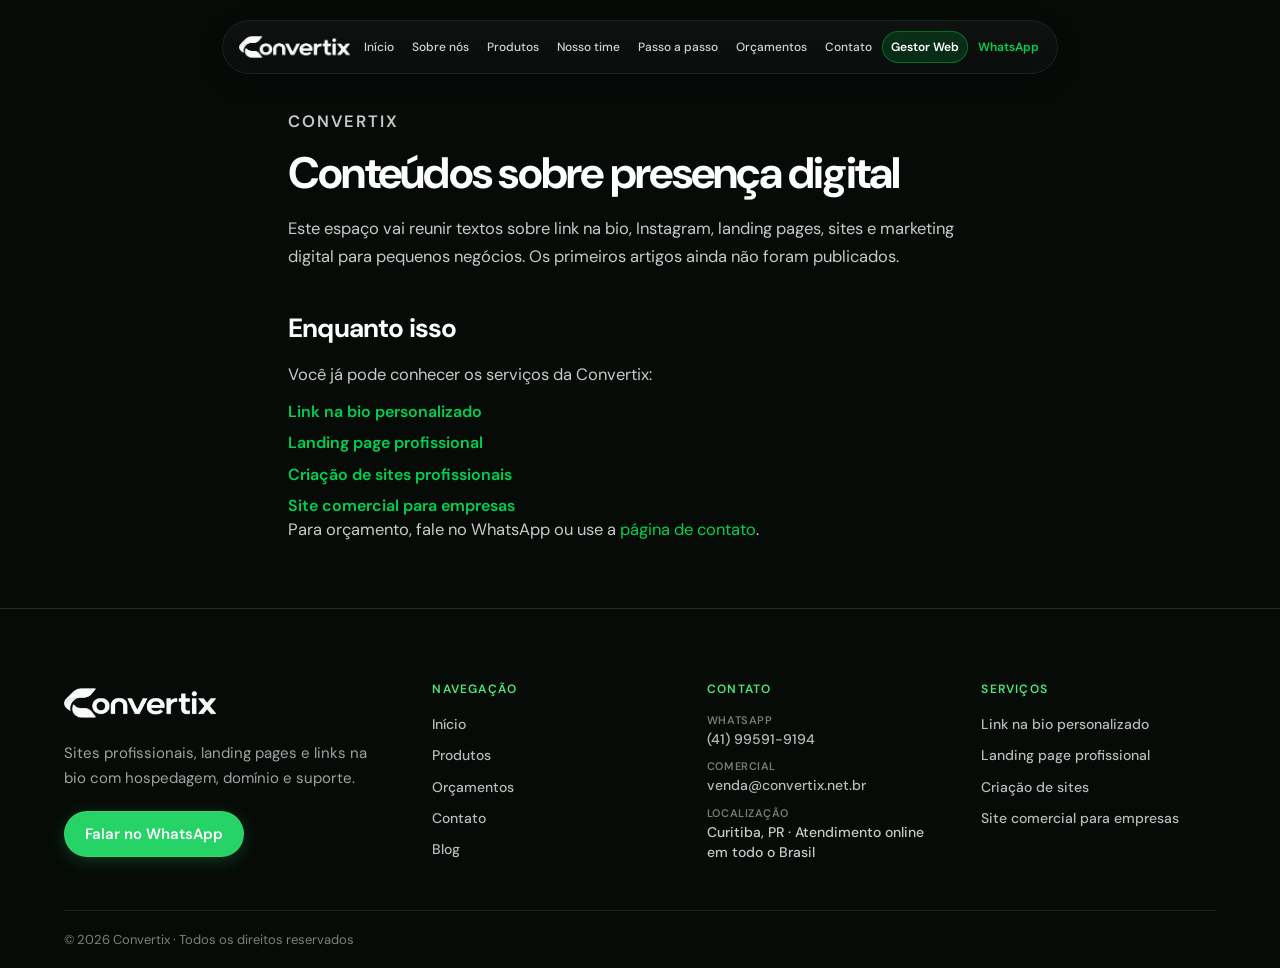
<file: blog/index.html>
<!doctype html>
<html lang="pt-BR">
  <head>
    <meta charset="UTF-8" />
    <meta name="viewport" content="width=device-width, initial-scale=1.0, viewport-fit=cover" />
    <title>Blog | Convertix</title>
    <meta name="description" content="Conteúdos da Convertix sobre link na bio, landing pages, criação de sites e presença digital para empresas e profissionais." />
    <meta name="robots" content="index, follow" />
    <link rel="canonical" href="https://convertix.net.br/blog/" />
    <meta name="theme-color" content="#070b08" />
    <meta property="og:locale" content="pt_BR" />
    <meta property="og:type" content="website" />
    <meta property="og:site_name" content="Convertix" />
    <meta property="og:title" content="Blog | Convertix" />
    <meta property="og:description" content="Conteúdos da Convertix sobre link na bio, landing pages, criação de sites e presença digital para empresas e profissionais." />
    <meta property="og:url" content="https://convertix.net.br/blog/" />
    <meta property="og:image" content="https://convertix.net.br/assets/images/logos/logo_convertix_green.png" />
    <meta name="twitter:card" content="summary" />
    <meta name="twitter:title" content="Blog | Convertix" />
    <meta name="twitter:description" content="Conteúdos da Convertix sobre link na bio, landing pages, criação de sites e presença digital para empresas e profissionais." />
    <meta name="twitter:image" content="https://convertix.net.br/assets/images/logos/logo_convertix_green.png" />
    <link rel="icon" href="/assets/images/logos/icon_convertix_green.png" type="image/png" sizes="32x32" media="(prefers-color-scheme: light)" />
    <link rel="icon" href="/assets/images/logos/icon_convertix_white.png" type="image/png" sizes="32x32" media="(prefers-color-scheme: dark)" />
    <link rel="apple-touch-icon" href="/assets/images/logos/icon_convertix_green.png" />
    <link rel="preconnect" href="https://fonts.googleapis.com" />
    <link rel="preconnect" href="https://fonts.gstatic.com" crossorigin />
    <link href="https://fonts.googleapis.com/css2?family=DM+Sans:ital,opsz,wght@0,9..40,400;0,9..40,500;0,9..40,600;0,9..40,700&display=swap" rel="stylesheet" />
    <link rel="stylesheet" href="/css/home/home.css" />
    <link rel="stylesheet" href="/css/footer/footer.css" />
    <link rel="stylesheet" href="/css/servico/servico.css" />

    <script type="application/ld+json">{"@context":"https://schema.org","@type":"CollectionPage","name":"Blog Convertix","url":"https://convertix.net.br/blog/","isPartOf":{"@type":"WebSite","url":"https://convertix.net.br/"}}</script>
  </head>
  <body>
    <a class="skip-link" href="#conteudo">Ir para o conteúdo</a>
    <header class="nav-float">
      <div class="nav-float__cluster">
        <div class="nav-float__dock nav-float__dock--desktop">
          <a href="#" class="whatsapp-float btn btn--whatsapp js-whatsapp" id="btn-whatsapp-float" aria-label="Chamar no WhatsApp">
            <svg class="btn__icon whatsapp-float__icon" width="22" height="22" viewBox="0 0 24 24" fill="currentColor" aria-hidden="true"><path d="M17.472 14.382c-.297-.149-1.758-.867-2.03-.967-.273-.099-.471-.148-.67.15-.197.297-.767.966-.94 1.164-.173.199-.347.223-.644.075-.297-.15-1.255-.463-2.39-1.475-.883-.788-1.48-1.761-1.653-2.059-.173-.297-.018-.458.13-.606.134-.133.298-.347.446-.52.149-.174.198-.298.298-.497.099-.198.05-.371-.025-.52-.075-.149-.669-1.612-.916-2.207-.242-.579-.487-.5-.669-.51-.173-.008-.371-.01-.57-.01-.198 0-.52.074-.792.372-.272.297-1.04 1.016-1.04 2.479 0 1.462 1.065 2.875 1.213 3.074.149.198 2.096 3.2 5.077 4.487.709.306 1.262.489 1.694.625.712.227 1.36.195 1.871.118.571-.085 1.758-.719 2.006-1.413.248-.694.248-1.289.173-1.413-.074-.124-.272-.198-.57-.347m-5.421 7.403h-.004a9.87 9.87 0 01-5.031-1.378l-.361-.214-3.741.982.998-3.648-.235-.374a9.86 9.86 0 01-1.51-5.26c.001-5.45 4.436-9.884 9.888-9.884 2.64 0 5.122 1.03 6.988 2.898a9.825 9.825 0 012.893 6.994c-.003 5.45-4.435 9.884-9.885 9.884m8.413-18.297A11.815 11.815 0 0012.05 0C5.495 0 .16 5.335.157 11.892c0 2.096.547 4.142 1.588 5.945L.057 24l6.305-1.654a11.882 11.882 0 005.683 1.448h.005c6.554 0 11.89-5.335 11.893-11.893a11.821 11.821 0 00-3.48-8.413z"/></svg>
            <span class="whatsapp-float__text">WhatsApp</span>
          </a>
          <nav class="nav glass" aria-label="Menu principal">
            <a href="/" class="nav__brand"><img class="nav__logo" src="/assets/images/logos/logo_convertix_white.png" alt="Convertix" width="120" height="32" decoding="async" /></a>
            <div class="nav__links-track">
              <span class="nav__indicator" aria-hidden="true"></span>
              <ul class="nav__links">
                <li><a href="/" class="nav__link">Início</a></li>
                <li><a href="/#sobre" class="nav__link">Sobre nós</a></li>
                <li><a href="/#produtos" class="nav__link">Produtos</a></li>
                <li><a href="/#time" class="nav__link">Nosso time</a></li>
                <li><a href="/#processo" class="nav__link">Passo a passo</a></li>
                <li><a href="/#planos" class="nav__link">Orçamentos</a></li>
                <li><a href="/#contato" class="nav__link">Contato</a></li>
                <li>
                  <a href="https://gestor.convertix.net.br/" class="nav__link nav__link--gestor" target="_blank" rel="noopener noreferrer">
                    <span class="nav__link-label nav__link-label--long">Entrar Gestor Web</span>
                    <span class="nav__link-label nav__link-label--short">Gestor Web</span>
                  </a>
                </li>
                <li><a href="#" class="nav__link nav__link--cta js-whatsapp">WhatsApp</a></li>
              </ul>
            </div>
          </nav>
        </div>
        <div class="nav-mobile-bar">
          <a href="#" class="nav-mobile-wa btn btn--whatsapp js-whatsapp" id="btn-whatsapp-mobile" aria-label="Chamar no WhatsApp">
            <svg class="btn__icon" width="22" height="22" viewBox="0 0 24 24" fill="currentColor" aria-hidden="true"><path d="M17.472 14.382c-.297-.149-1.758-.867-2.03-.967-.273-.099-.471-.148-.67.15-.197.297-.767.966-.94 1.164-.173.199-.347.223-.644.075-.297-.15-1.255-.463-2.39-1.475-.883-.788-1.48-1.761-1.653-2.059-.173-.297-.018-.458.13-.606.134-.133.298-.347.446-.52.149-.174.198-.298.298-.497.099-.198.05-.371-.025-.52-.075-.149-.669-1.612-.916-2.207-.242-.579-.487-.5-.669-.51-.173-.008-.371-.01-.57-.01-.198 0-.52.074-.792.372-.272.297-1.04 1.016-1.04 2.479 0 1.462 1.065 2.875 1.213 3.074.149.198 2.096 3.2 5.077 4.487.709.306 1.262.489 1.694.625.712.227 1.36.195 1.871.118.571-.085 1.758-.719 2.006-1.413.248-.694.248-1.289.173-1.413-.074-.124-.272-.198-.57-.347m-5.421 7.403h-.004a9.87 9.87 0 01-5.031-1.378l-.361-.214-3.741.982.998-3.648-.235-.374a9.86 9.86 0 01-1.51-5.26c.001-5.45 4.436-9.884 9.888-9.884 2.64 0 5.122 1.03 6.988 2.898a9.825 9.825 0 012.893 6.994c-.003 5.45-4.435 9.884-9.885 9.884m8.413-18.297A11.815 11.815 0 0012.05 0C5.495 0 .16 5.335.157 11.892c0 2.096.547 4.142 1.588 5.945L.057 24l6.305-1.654a11.882 11.882 0 005.683 1.448h.005c6.554 0 11.89-5.335 11.893-11.893a11.821 11.821 0 00-3.48-8.413z"/></svg>
          </a>
          <button type="button" class="nav-toggle glass" id="nav-toggle" aria-expanded="false" aria-controls="nav-drawer" aria-label="Abrir menu">
            <span class="nav-toggle__line" aria-hidden="true"></span>
            <span class="nav-toggle__line" aria-hidden="true"></span>
            <span class="nav-toggle__line" aria-hidden="true"></span>
          </button>
        </div>
      </div>
      <div class="nav-backdrop" id="nav-backdrop" aria-hidden="true"></div>
      <nav class="nav-drawer glass" id="nav-drawer" aria-label="Menu mobile" aria-hidden="true">
        <div class="nav-drawer__head">
          <a href="/" class="nav-drawer__brand"><img class="nav-drawer__logo" src="/assets/images/logos/logo_convertix_white.png" alt="Convertix" width="110" height="28" decoding="async" /></a>
          <button type="button" class="nav-drawer__close" id="nav-close" aria-label="Fechar menu"><span aria-hidden="true">×</span></button>
        </div>
        <ul class="nav-drawer__links">
          <li><a href="/" class="nav-drawer__link">Início</a></li>
          <li><a href="/#sobre" class="nav-drawer__link">Sobre nós</a></li>
          <li><a href="/#produtos" class="nav-drawer__link">Produtos</a></li>
          <li><a href="/#time" class="nav-drawer__link">Nosso time</a></li>
          <li><a href="/#processo" class="nav-drawer__link">Passo a passo</a></li>
          <li><a href="/#planos" class="nav-drawer__link">Orçamentos</a></li>
          <li><a href="/#contato" class="nav-drawer__link">Contato</a></li>
        </ul>
        <div class="nav-drawer__cta">
          <a href="https://gestor.convertix.net.br/" class="nav-drawer__gestor" target="_blank" rel="noopener noreferrer">
            <span class="nav-drawer__gestor-title">Entrar Gestor Web</span>
          </a>
        </div>
      </nav>
    </header>

    <main class="servico" id="conteudo">
      <article class="servico__inner">
        <p class="servico__kicker">Convertix</p>
        <h1 class="servico__title">Conteúdos sobre presença digital</h1>

        <p class="servico__lead">Este espaço vai reunir textos sobre link na bio, Instagram, landing pages, sites e marketing digital para pequenos negócios. Os primeiros artigos ainda não foram publicados.</p>
        <h2>Enquanto isso</h2>
        <p>Você já pode conhecer os serviços da Convertix:</p>
        <div class="servico__related">
          <a href="/link-na-bio/">Link na bio personalizado</a>
          <a href="/landing-page/">Landing page profissional</a>
          <a href="/criacao-de-sites/">Criação de sites profissionais</a>
          <a href="/site-comercial/">Site comercial para empresas</a>
        </div>
        <p>Para orçamento, fale no WhatsApp ou use a <a href="/#contato">página de contato</a>.</p>


      </article>
    </main>
    <footer class="site-footer">
      <div class="site-footer__inner">
        <div class="site-footer__top">
          <div class="site-footer__brand">
            <a href="/" class="site-footer__brand-link">
              <img class="site-footer__logo" src="/assets/images/logos/logo_convertix_white.png" alt="Convertix" width="120" height="32" decoding="async" />
            </a>
            <p class="site-footer__tagline">Sites profissionais, landing pages e links na bio com hospedagem, domínio e suporte.</p>
            <div class="site-footer__actions">
              <a href="#" class="btn btn--whatsapp site-footer__cta js-whatsapp">Falar no WhatsApp</a>
            </div>
          </div>
          <nav class="site-footer__col" aria-label="Links do site">
            <h2 class="site-footer__heading">Navegação</h2>
            <ul class="site-footer__list">
              <li><a href="/">Início</a></li>
              <li><a href="/#produtos">Produtos</a></li>
              <li><a href="/#planos">Orçamentos</a></li>
              <li><a href="/#contato">Contato</a></li>
              <li><a href="/blog/">Blog</a></li>
            </ul>
          </nav>
          <div class="site-footer__col">
            <h2 class="site-footer__heading">Contato</h2>
            <ul class="site-footer__list">
              <li class="site-footer__item"><span class="site-footer__item-label">WhatsApp</span><a href="https://wa.me/554195919194" target="_blank" rel="noopener noreferrer">(41) 99591-9194</a></li>
              <li class="site-footer__item"><span class="site-footer__item-label">Comercial</span><a href="mailto:venda@convertix.net.br">venda@convertix.net.br</a></li>
              <li class="site-footer__item"><span class="site-footer__item-label">Localização</span><span class="site-footer__item-text">Curitiba, PR · Atendimento online em todo o Brasil</span></li>
            </ul>
          </div>
          <div class="site-footer__col">
            <h2 class="site-footer__heading">Serviços</h2>
            <ul class="site-footer__list">
              <li><a href="/link-na-bio/">Link na bio personalizado</a></li>
              <li><a href="/landing-page/">Landing page profissional</a></li>
              <li><a href="/criacao-de-sites/">Criação de sites</a></li>
              <li><a href="/site-comercial/">Site comercial para empresas</a></li>
            </ul>
          </div>
        </div>
        <div class="site-footer__bottom">
          <p class="site-footer__copy">© <span id="ano-atual"></span> Convertix · Todos os direitos reservados</p>
        </div>
      </div>
    </footer>
    <script src="/js/config/whatsapp.config.js"></script>
    <script src="/js/home/home.js"></script>
    <script src="/js/sobre/sobre.js"></script>

  </body>
</html>
</file>
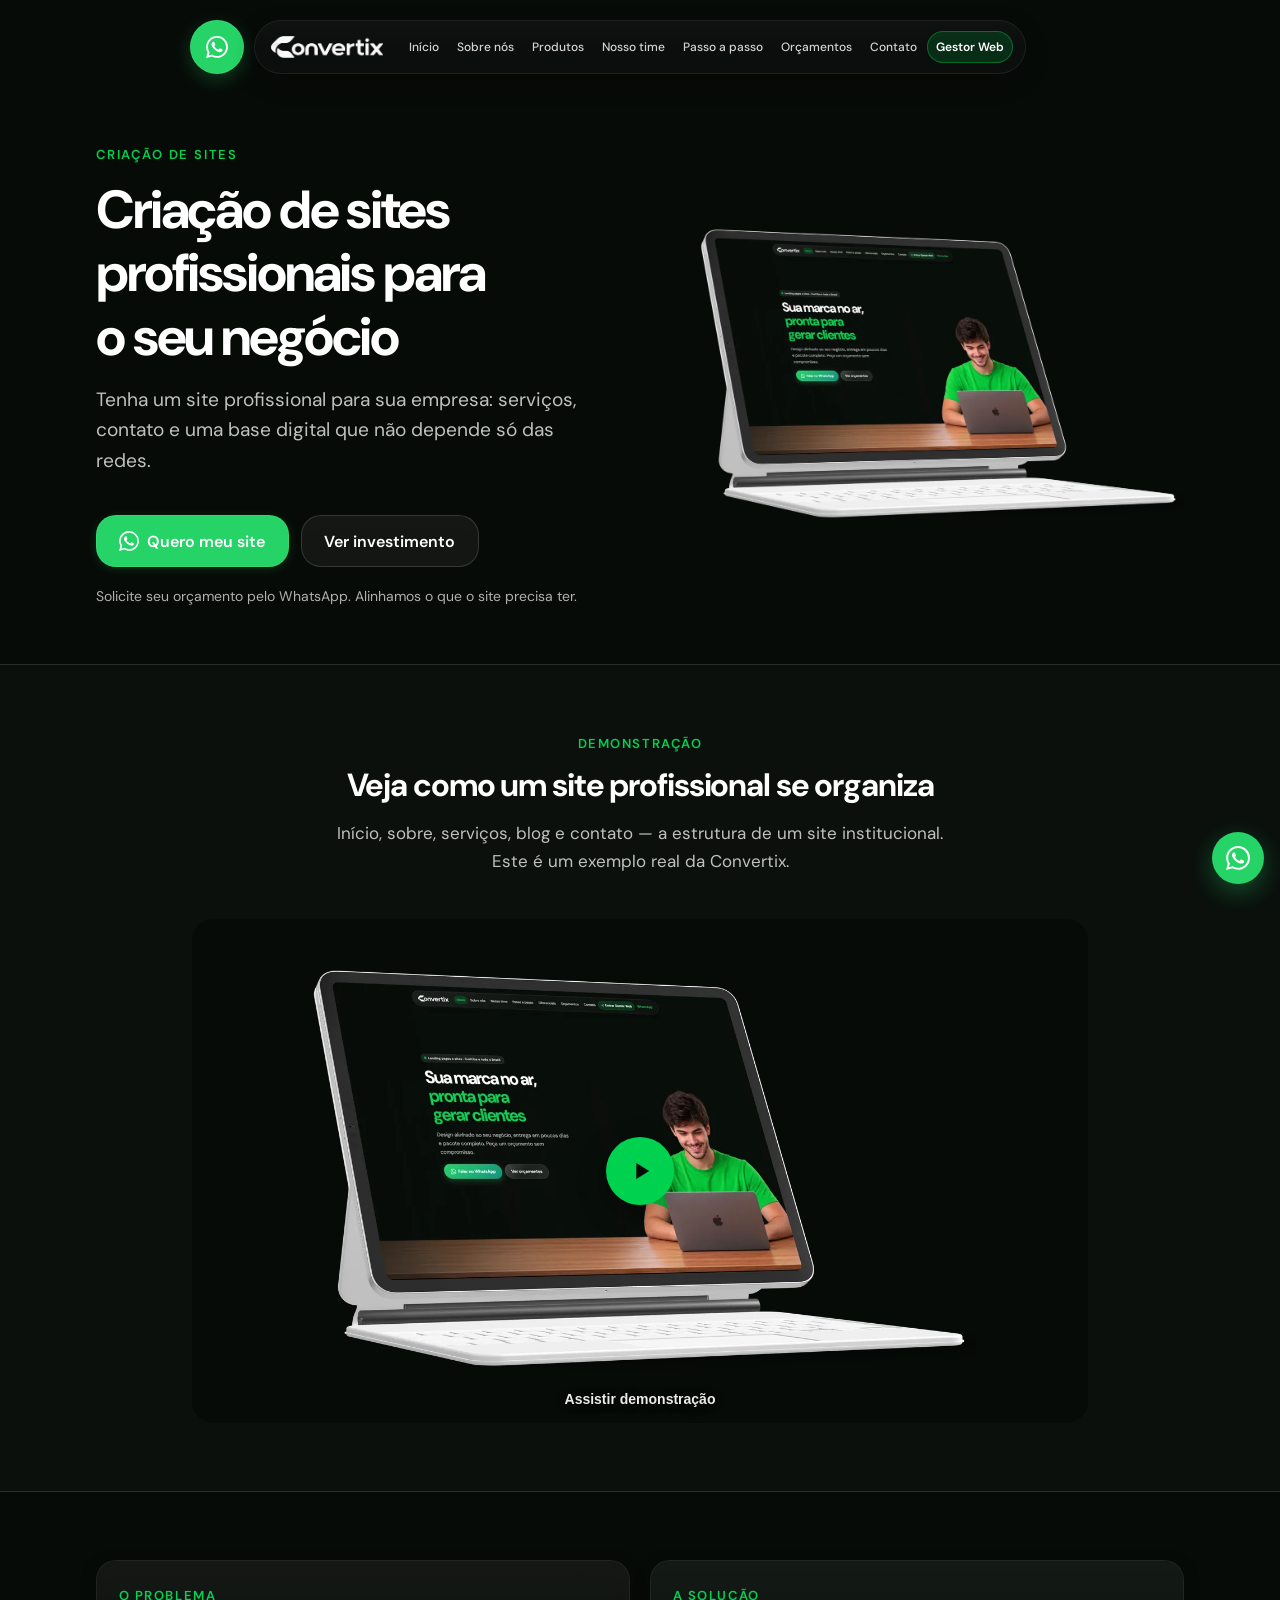
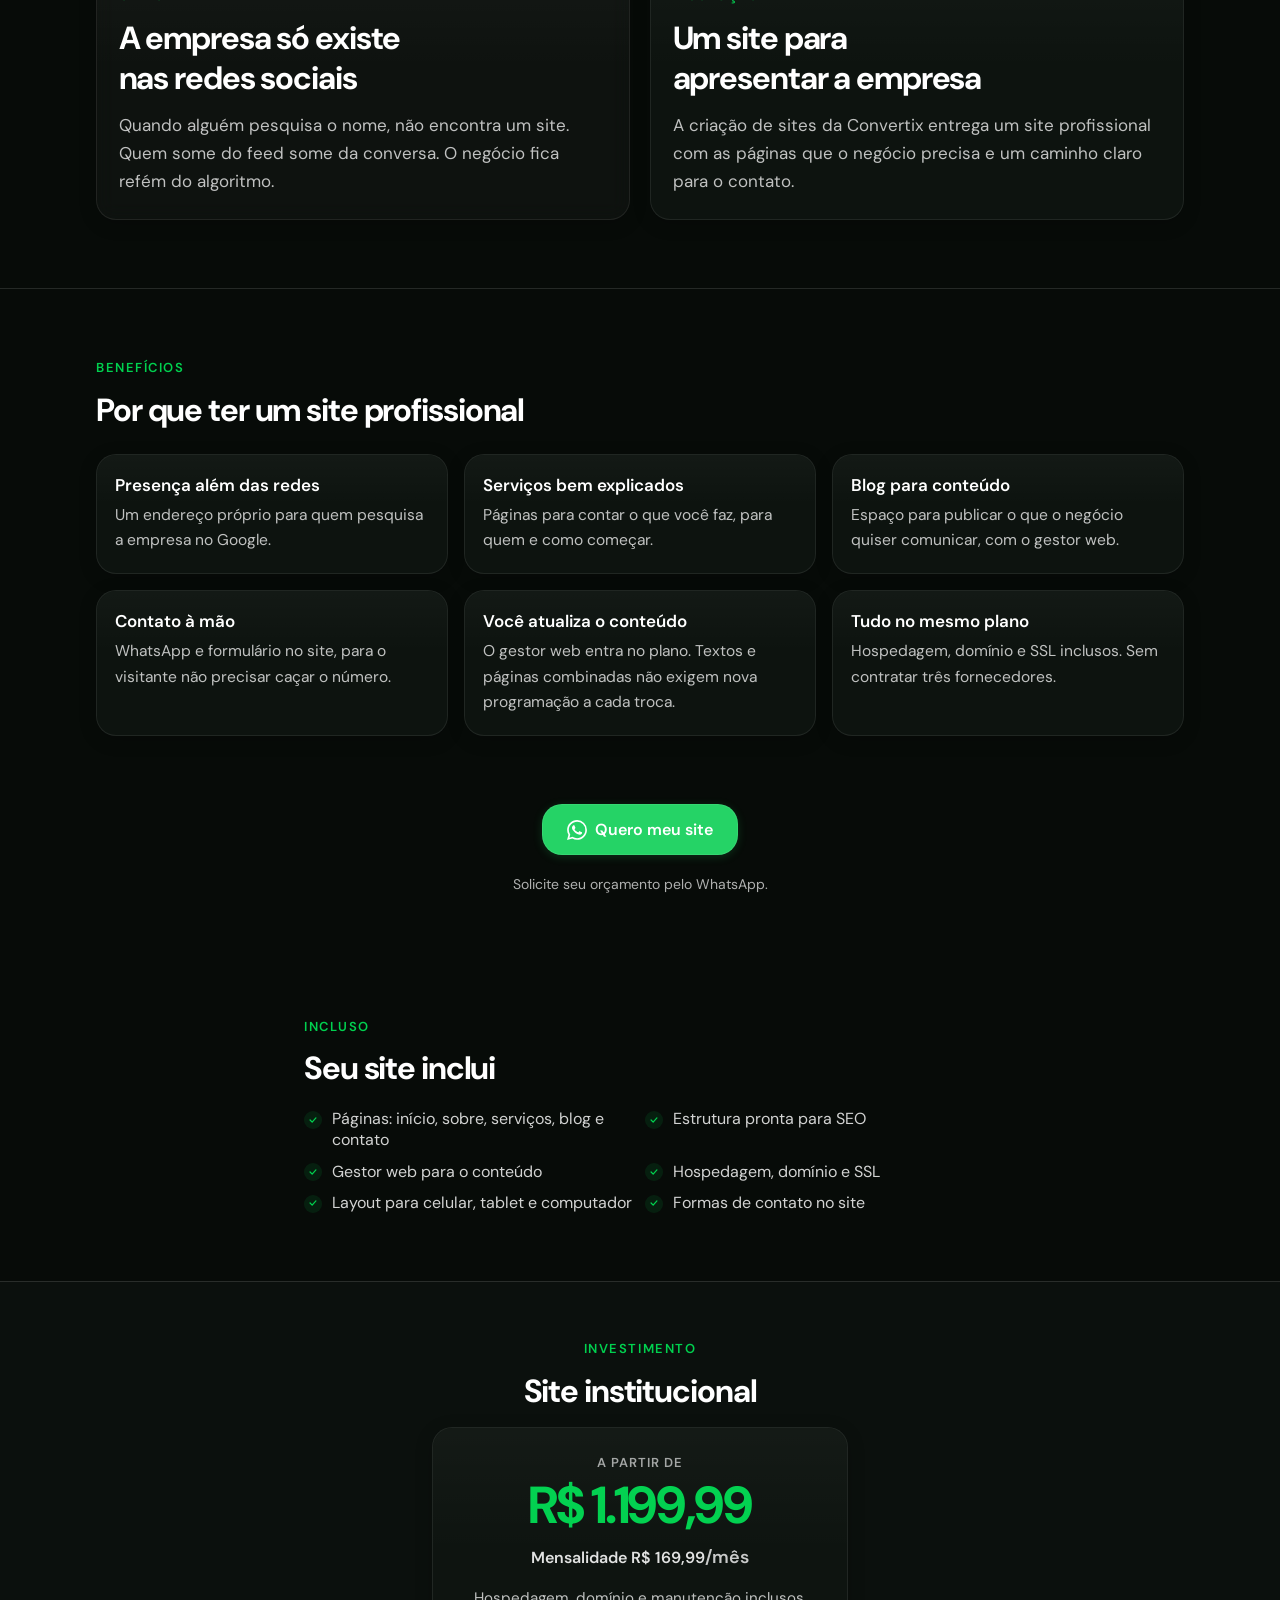
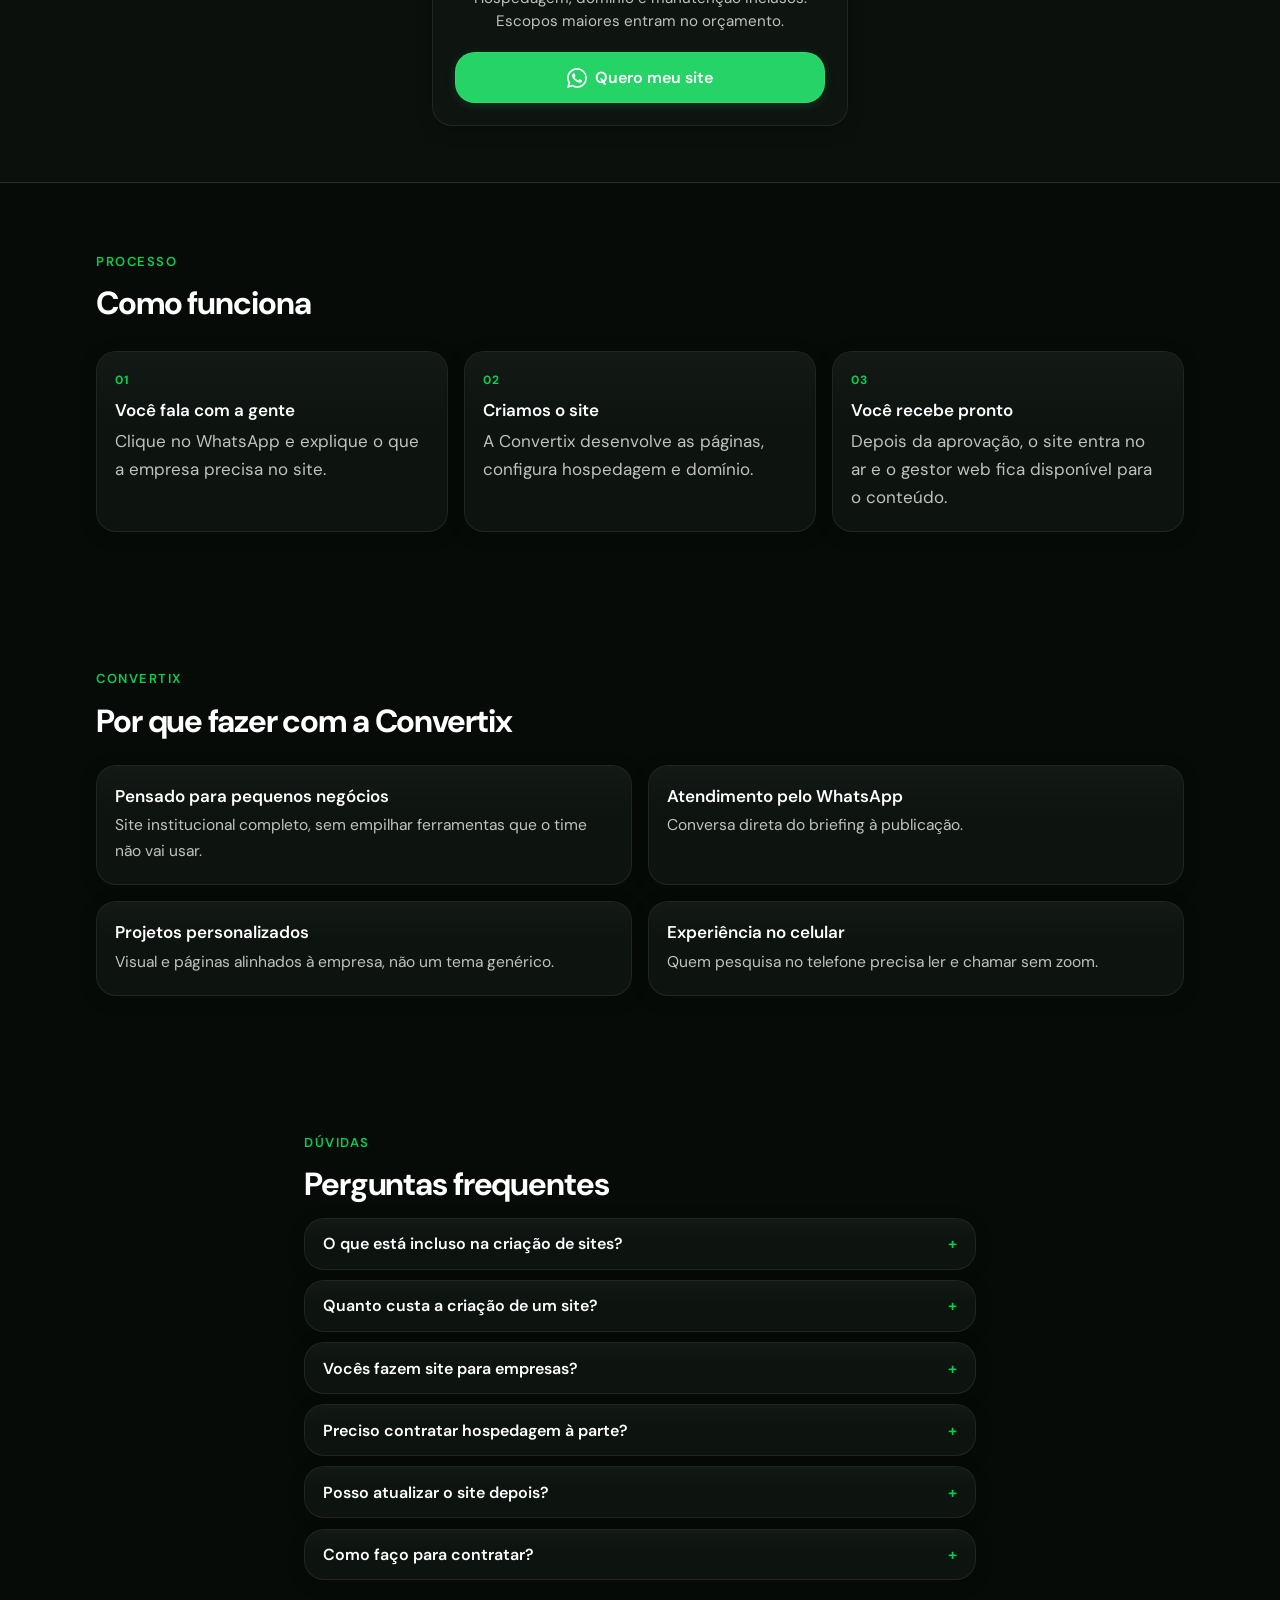
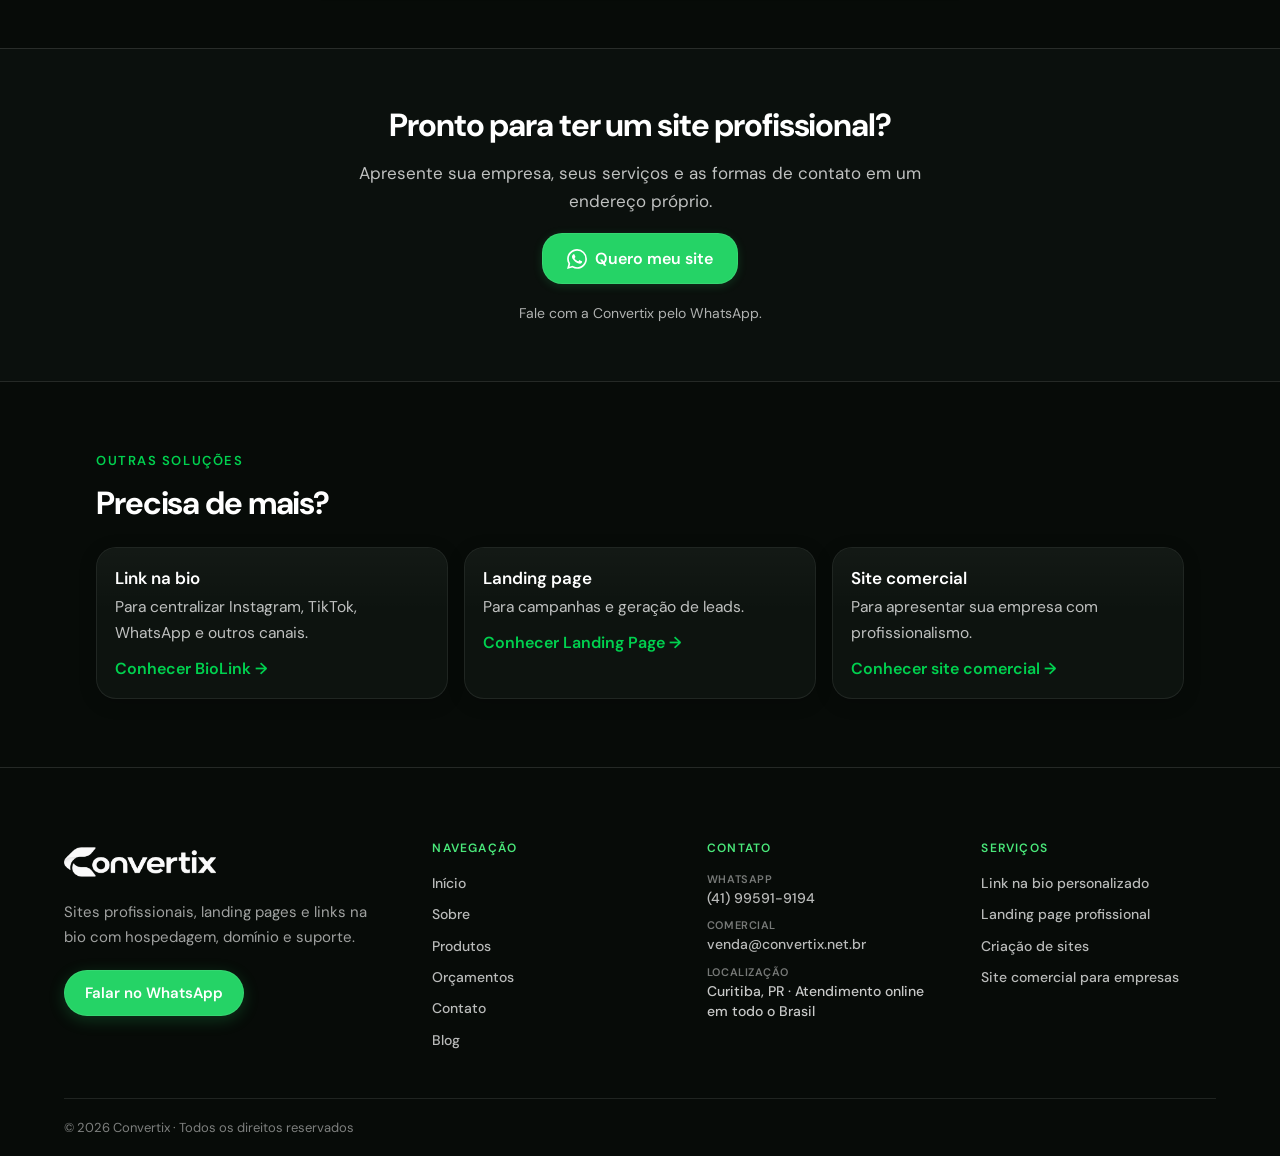
<file: criacao-de-sites/index.html>
<!doctype html>
<html lang="pt-BR">
  <head>
    <meta charset="UTF-8" />
    <meta name="viewport" content="width=device-width, initial-scale=1.0, viewport-fit=cover" />
    <title>Criação de Sites Profissionais | Convertix</title>
    <meta name="description" content="Criação de sites profissionais para empresas. Site institucional com páginas, blog, gestor web, hospedagem e domínio inclusos." />
    <meta name="robots" content="index, follow" />
    <link rel="canonical" href="https://convertix.net.br/criacao-de-sites/" />
    <meta name="theme-color" content="#070b08" />
    <meta property="og:locale" content="pt_BR" />
    <meta property="og:type" content="website" />
    <meta property="og:site_name" content="Convertix" />
    <meta property="og:title" content="Criação de Sites Profissionais | Convertix" />
    <meta property="og:description" content="Criação de sites profissionais para empresas. Site institucional com páginas, blog, gestor web, hospedagem e domínio inclusos." />
    <meta property="og:url" content="https://convertix.net.br/criacao-de-sites/" />
    <meta property="og:image" content="https://convertix.net.br/assets/images/logos/logo_convertix_green.png" />
    <meta name="twitter:card" content="summary" />
    <meta name="twitter:title" content="Criação de Sites Profissionais | Convertix" />
    <meta name="twitter:description" content="Criação de sites profissionais para empresas. Site institucional com páginas, blog, gestor web, hospedagem e domínio inclusos." />
    <meta name="twitter:image" content="https://convertix.net.br/assets/images/logos/logo_convertix_green.png" />
    <link rel="icon" href="/assets/images/logos/icon_convertix_green.png" type="image/png" sizes="32x32" media="(prefers-color-scheme: light)" />
    <link rel="icon" href="/assets/images/logos/icon_convertix_white.png" type="image/png" sizes="32x32" media="(prefers-color-scheme: dark)" />
    <link rel="apple-touch-icon" href="/assets/images/logos/icon_convertix_green.png" />
    <link rel="preconnect" href="https://fonts.googleapis.com" />
    <link rel="preconnect" href="https://fonts.gstatic.com" crossorigin />
    <link href="https://fonts.googleapis.com/css2?family=DM+Sans:ital,opsz,wght@0,9..40,400;0,9..40,500;0,9..40,600;0,9..40,700&display=swap" rel="stylesheet" />
    <link rel="stylesheet" href="/css/home/home.css" />
    <link rel="stylesheet" href="/css/footer/footer.css" />
    <link rel="stylesheet" href="/css/servico/servico.css" />

    <script type="application/ld+json">{"@context":"https://schema.org","@type":"WebPage","name":"Criação de Sites Profissionais | Convertix","url":"https://convertix.net.br/criacao-de-sites/","isPartOf":{"@type":"WebSite","url":"https://convertix.net.br/"}}</script>
    <script type="application/ld+json">{"@context":"https://schema.org","@type":"FAQPage","mainEntity":[{"@type":"Question","name":"O que está incluso na criação de sites?","acceptedAnswer":{"@type":"Answer","text":"O site institucional inclui páginas como início, sobre, serviços, blog e contato, além de gestor web, hospedagem, domínio e SSL."}},{"@type":"Question","name":"Quanto custa a criação de um site?","acceptedAnswer":{"@type":"Answer","text":"O site institucional da Convertix custa a partir de R$ 1.199,99, com mensalidade de R$ 169,99, incluindo hospedagem, domínio, SSL e gestor web. Escopos maiores entram no orçamento."}},{"@type":"Question","name":"Vocês fazem site para empresas?","acceptedAnswer":{"@type":"Answer","text":"Sim. O foco é site profissional para o negócio se apresentar, explicar serviços e receber contato."}},{"@type":"Question","name":"Preciso contratar hospedagem à parte?","acceptedAnswer":{"@type":"Answer","text":"Não. Hospedagem, domínio e certificado SSL entram na mensalidade."}},{"@type":"Question","name":"Posso atualizar o site depois?","acceptedAnswer":{"@type":"Answer","text":"Sim. O gestor web entra no plano para o time alterar textos e conteúdos combinados."}},{"@type":"Question","name":"Como faço para contratar?","acceptedAnswer":{"@type":"Answer","text":"Fale no WhatsApp com o que a empresa precisa no site. A Convertix monta a estrutura e publica."}}]}</script>
  </head>
  <body>
    <a class="skip-link" href="#conteudo">Ir para o conteúdo</a>
    <header class="nav-float">
      <div class="nav-float__cluster">
        <div class="nav-float__dock nav-float__dock--desktop">
          <a href="#" class="whatsapp-float btn btn--whatsapp js-whatsapp" id="btn-whatsapp-float" aria-label="Chamar no WhatsApp">
            <svg class="btn__icon whatsapp-float__icon" width="22" height="22" viewBox="0 0 24 24" fill="currentColor" aria-hidden="true"><path d="M17.472 14.382c-.297-.149-1.758-.867-2.03-.967-.273-.099-.471-.148-.67.15-.197.297-.767.966-.94 1.164-.173.199-.347.223-.644.075-.297-.15-1.255-.463-2.39-1.475-.883-.788-1.48-1.761-1.653-2.059-.173-.297-.018-.458.13-.606.134-.133.298-.347.446-.52.149-.174.198-.298.298-.497.099-.198.05-.371-.025-.52-.075-.149-.669-1.612-.916-2.207-.242-.579-.487-.5-.669-.51-.173-.008-.371-.01-.57-.01-.198 0-.52.074-.792.372-.272.297-1.04 1.016-1.04 2.479 0 1.462 1.065 2.875 1.213 3.074.149.198 2.096 3.2 5.077 4.487.709.306 1.262.489 1.694.625.712.227 1.36.195 1.871.118.571-.085 1.758-.719 2.006-1.413.248-.694.248-1.289.173-1.413-.074-.124-.272-.198-.57-.347m-5.421 7.403h-.004a9.87 9.87 0 01-5.031-1.378l-.361-.214-3.741.982.998-3.648-.235-.374a9.86 9.86 0 01-1.51-5.26c.001-5.45 4.436-9.884 9.888-9.884 2.64 0 5.122 1.03 6.988 2.898a9.825 9.825 0 012.893 6.994c-.003 5.45-4.435 9.884-9.885 9.884m8.413-18.297A11.815 11.815 0 0012.05 0C5.495 0 .16 5.335.157 11.892c0 2.096.547 4.142 1.588 5.945L.057 24l6.305-1.654a11.882 11.882 0 005.683 1.448h.005c6.554 0 11.89-5.335 11.893-11.893a11.821 11.821 0 00-3.48-8.413z"/></svg>
            <span class="whatsapp-float__text">WhatsApp</span>
          </a>
          <nav class="nav glass" aria-label="Menu principal">
            <a href="/" class="nav__brand"><img class="nav__logo" src="/assets/images/logos/logo_convertix_white.png" alt="Convertix" width="120" height="32" decoding="async" /></a>
            <div class="nav__links-track">
              <span class="nav__indicator" aria-hidden="true"></span>
              <ul class="nav__links">
                <li><a href="/" class="nav__link">Início</a></li>
                <li><a href="/#sobre" class="nav__link">Sobre nós</a></li>
                <li><a href="/#produtos" class="nav__link">Produtos</a></li>
                <li><a href="/#time" class="nav__link">Nosso time</a></li>
                <li><a href="/#processo" class="nav__link">Passo a passo</a></li>
                <li><a href="/#planos" class="nav__link">Orçamentos</a></li>
                <li><a href="/#contato" class="nav__link">Contato</a></li>
                <li>
                  <a href="https://gestor.convertix.net.br/" class="nav__link nav__link--gestor" target="_blank" rel="noopener noreferrer">
                    <span class="nav__link-label nav__link-label--long">Entrar Gestor Web</span>
                    <span class="nav__link-label nav__link-label--short">Gestor Web</span>
                  </a>
                </li>
                <li><a href="#" class="nav__link nav__link--cta js-whatsapp">WhatsApp</a></li>
              </ul>
            </div>
          </nav>
        </div>
        <div class="nav-mobile-bar">
          <a href="#" class="nav-mobile-wa btn btn--whatsapp js-whatsapp" id="btn-whatsapp-mobile" aria-label="Chamar no WhatsApp">
            <svg class="btn__icon" width="22" height="22" viewBox="0 0 24 24" fill="currentColor" aria-hidden="true"><path d="M17.472 14.382c-.297-.149-1.758-.867-2.03-.967-.273-.099-.471-.148-.67.15-.197.297-.767.966-.94 1.164-.173.199-.347.223-.644.075-.297-.15-1.255-.463-2.39-1.475-.883-.788-1.48-1.761-1.653-2.059-.173-.297-.018-.458.13-.606.134-.133.298-.347.446-.52.149-.174.198-.298.298-.497.099-.198.05-.371-.025-.52-.075-.149-.669-1.612-.916-2.207-.242-.579-.487-.5-.669-.51-.173-.008-.371-.01-.57-.01-.198 0-.52.074-.792.372-.272.297-1.04 1.016-1.04 2.479 0 1.462 1.065 2.875 1.213 3.074.149.198 2.096 3.2 5.077 4.487.709.306 1.262.489 1.694.625.712.227 1.36.195 1.871.118.571-.085 1.758-.719 2.006-1.413.248-.694.248-1.289.173-1.413-.074-.124-.272-.198-.57-.347m-5.421 7.403h-.004a9.87 9.87 0 01-5.031-1.378l-.361-.214-3.741.982.998-3.648-.235-.374a9.86 9.86 0 01-1.51-5.26c.001-5.45 4.436-9.884 9.888-9.884 2.64 0 5.122 1.03 6.988 2.898a9.825 9.825 0 012.893 6.994c-.003 5.45-4.435 9.884-9.885 9.884m8.413-18.297A11.815 11.815 0 0012.05 0C5.495 0 .16 5.335.157 11.892c0 2.096.547 4.142 1.588 5.945L.057 24l6.305-1.654a11.882 11.882 0 005.683 1.448h.005c6.554 0 11.89-5.335 11.893-11.893a11.821 11.821 0 00-3.48-8.413z"/></svg>
          </a>
          <button type="button" class="nav-toggle glass" id="nav-toggle" aria-expanded="false" aria-controls="nav-drawer" aria-label="Abrir menu">
            <span class="nav-toggle__line" aria-hidden="true"></span>
            <span class="nav-toggle__line" aria-hidden="true"></span>
            <span class="nav-toggle__line" aria-hidden="true"></span>
          </button>
        </div>
      </div>
      <div class="nav-backdrop" id="nav-backdrop" aria-hidden="true"></div>
      <nav class="nav-drawer glass" id="nav-drawer" aria-label="Menu mobile" aria-hidden="true">
        <div class="nav-drawer__head">
          <a href="/" class="nav-drawer__brand"><img class="nav-drawer__logo" src="/assets/images/logos/logo_convertix_white.png" alt="Convertix" width="110" height="28" decoding="async" /></a>
          <button type="button" class="nav-drawer__close" id="nav-close" aria-label="Fechar menu"><span aria-hidden="true">×</span></button>
        </div>
        <ul class="nav-drawer__links">
          <li><a href="/" class="nav-drawer__link">Início</a></li>
          <li><a href="/#sobre" class="nav-drawer__link">Sobre nós</a></li>
          <li><a href="/#produtos" class="nav-drawer__link">Produtos</a></li>
          <li><a href="/#time" class="nav-drawer__link">Nosso time</a></li>
          <li><a href="/#processo" class="nav-drawer__link">Passo a passo</a></li>
          <li><a href="/#planos" class="nav-drawer__link">Orçamentos</a></li>
          <li><a href="/#contato" class="nav-drawer__link">Contato</a></li>
        </ul>
        <div class="nav-drawer__cta">
          <a href="https://gestor.convertix.net.br/" class="nav-drawer__gestor" target="_blank" rel="noopener noreferrer">
            <span class="nav-drawer__gestor-title">Entrar Gestor Web</span>
          </a>
        </div>
      </nav>
    </header>
    <main class="produto" id="conteudo">

      <section class="produto-hero">
        <div class="produto__wrap produto-hero__grid">
          <div>
            <p class="produto-hero__kicker">Criação de sites</p>
            <h1>Criação de sites profissionais para o seu negócio</h1>
            <p class="produto-hero__lead">Tenha um site profissional para sua empresa: serviços, contato e uma base digital que não depende só das redes.</p>
            <div class="produto-hero__actions">
              <a class="btn btn--whatsapp js-whatsapp" id="btn-whatsapp" href="#" data-whatsapp-message="Olá! Vi o serviço de criação de sites da Convertix e gostaria de solicitar um orçamento."><svg class="btn__icon" width="20" height="20" viewBox="0 0 24 24" fill="currentColor" aria-hidden="true"><path d="M17.472 14.382c-.297-.149-1.758-.867-2.03-.967-.273-.099-.471-.148-.67.15-.197.297-.767.966-.94 1.164-.173.199-.347.223-.644.075-.297-.15-1.255-.463-2.39-1.475-.883-.788-1.48-1.761-1.653-2.059-.173-.297-.018-.458.13-.606.134-.133.298-.347.446-.52.149-.174.198-.298.298-.497.099-.198.05-.371-.025-.52-.075-.149-.669-1.612-.916-2.207-.242-.579-.487-.5-.669-.51-.173-.008-.371-.01-.57-.01-.198 0-.52.074-.792.372-.272.297-1.04 1.016-1.04 2.479 0 1.462 1.065 2.875 1.213 3.074.149.198 2.096 3.2 5.077 4.487.709.306 1.262.489 1.694.625.712.227 1.36.195 1.871.118.571-.085 1.758-.719 2.006-1.413.248-.694.248-1.289.173-1.413-.074-.124-.272-.198-.57-.347m-5.421 7.403h-.004a9.87 9.87 0 01-5.031-1.378l-.361-.214-3.741.982.998-3.648-.235-.374a9.86 9.86 0 01-1.51-5.26c.001-5.45 4.436-9.884 9.888-9.884 2.64 0 5.122 1.03 6.988 2.898a9.825 9.825 0 012.893 6.994c-.003 5.45-4.435 9.884-9.885 9.884m8.413-18.297A11.815 11.815 0 0012.05 0C5.495 0 .16 5.335.157 11.892c0 2.096.547 4.142 1.588 5.945L.057 24l6.305-1.654a11.882 11.882 0 005.683 1.448h.005c6.554 0 11.89-5.335 11.893-11.893a11.821 11.821 0 00-3.48-8.413z"/></svg> Quero meu site</a>
              <a class="btn glass btn--secondary" href="#preco">Ver investimento</a>
            </div>
            <p class="produto-hero__hint">Solicite seu orçamento pelo WhatsApp. Alinhamos o que o site precisa ter.</p>
          </div>
          <aside class="produto-visual produto-visual--wide">
            <picture>
              <source srcset="/assets/images/landing%20page/main.webp" type="image/webp" />
              <img src="/assets/images/landing%20page/main.png" alt="Exemplo de site institucional Convertix no tablet" width="1200" height="899" decoding="async" />
            </picture>
          </aside>
        </div>
      </section>

      <section class="produto-demo" id="exemplos">
        <div class="produto__wrap">
          <header class="produto-demo__head">
            <p class="produto__eyebrow">Demonstração</p>
            <h2>Veja como um site profissional se organiza</h2>
            <p>Início, sobre, serviços, blog e contato — a estrutura de um site institucional. Este é um exemplo real da Convertix.</p>
          </header>
          <button
            type="button"
            class="produto-player"
            data-video-lightbox
            aria-haspopup="dialog"
            aria-controls="video-lightbox"
          >
            <picture>
              <source srcset="/assets/images/landing%20page/main.webp" type="image/webp" />
              <img src="/assets/images/landing%20page/main.png" alt="" width="1200" height="899" decoding="async" />
            </picture>
            <span class="produto-player__play" aria-hidden="true">
              <svg width="28" height="28" viewBox="0 0 24 24" fill="currentColor"><path d="M8 5.14v13.72L19 12 8 5.14z"/></svg>
            </span>
            <span class="produto-player__label">Assistir demonstração</span>
          </button>
        </div>
      </section>

      <section>
        <div class="produto__wrap produto-split">
          <div class="produto-panel produto-panel--problem glass">
            <p class="produto__eyebrow">O problema</p>
            <h2>A empresa só existe nas redes sociais</h2>
            <p>Quando alguém pesquisa o nome, não encontra um site. Quem some do feed some da conversa. O negócio fica refém do algoritmo.</p>
          </div>
          <div class="produto-panel glass">
            <p class="produto__eyebrow">A solução</p>
            <h2>Um site para apresentar a empresa</h2>
            <p>A criação de sites da Convertix entrega um site profissional com as páginas que o negócio precisa e um caminho claro para o contato.</p>
          </div>
        </div>
      </section>

      <section class="produto-benefits">
        <div class="produto__wrap">
          <p class="produto__eyebrow">Benefícios</p>
          <h2>Por que ter um site profissional</h2>
          <div class="produto-benefits__grid">
            <article class="produto-card glass"><h3>Presença além das redes</h3><p>Um endereço próprio para quem pesquisa a empresa no Google.</p></article>
            <article class="produto-card glass"><h3>Serviços bem explicados</h3><p>Páginas para contar o que você faz, para quem e como começar.</p></article>
            <article class="produto-card glass"><h3>Blog para conteúdo</h3><p>Espaço para publicar o que o negócio quiser comunicar, com o gestor web.</p></article>
            <article class="produto-card glass"><h3>Contato à mão</h3><p>WhatsApp e formulário no site, para o visitante não precisar caçar o número.</p></article>
            <article class="produto-card glass"><h3>Você atualiza o conteúdo</h3><p>O gestor web entra no plano. Textos e páginas combinadas não exigem nova programação a cada troca.</p></article>
            <article class="produto-card glass"><h3>Tudo no mesmo plano</h3><p>Hospedagem, domínio e SSL inclusos. Sem contratar três fornecedores.</p></article>
          </div>
        </div>
      </section>
      <section class="produto-midcta">
        <div class="produto__wrap produto__wrap--narrow">
          <a class="btn btn--whatsapp js-whatsapp" href="#" data-whatsapp-message="Olá! Vi o serviço de criação de sites da Convertix e gostaria de solicitar um orçamento."><svg class="btn__icon" width="20" height="20" viewBox="0 0 24 24" fill="currentColor" aria-hidden="true"><path d="M17.472 14.382c-.297-.149-1.758-.867-2.03-.967-.273-.099-.471-.148-.67.15-.197.297-.767.966-.94 1.164-.173.199-.347.223-.644.075-.297-.15-1.255-.463-2.39-1.475-.883-.788-1.48-1.761-1.653-2.059-.173-.297-.018-.458.13-.606.134-.133.298-.347.446-.52.149-.174.198-.298.298-.497.099-.198.05-.371-.025-.52-.075-.149-.669-1.612-.916-2.207-.242-.579-.487-.5-.669-.51-.173-.008-.371-.01-.57-.01-.198 0-.52.074-.792.372-.272.297-1.04 1.016-1.04 2.479 0 1.462 1.065 2.875 1.213 3.074.149.198 2.096 3.2 5.077 4.487.709.306 1.262.489 1.694.625.712.227 1.36.195 1.871.118.571-.085 1.758-.719 2.006-1.413.248-.694.248-1.289.173-1.413-.074-.124-.272-.198-.57-.347m-5.421 7.403h-.004a9.87 9.87 0 01-5.031-1.378l-.361-.214-3.741.982.998-3.648-.235-.374a9.86 9.86 0 01-1.51-5.26c.001-5.45 4.436-9.884 9.888-9.884 2.64 0 5.122 1.03 6.988 2.898a9.825 9.825 0 012.893 6.994c-.003 5.45-4.435 9.884-9.885 9.884m8.413-18.297A11.815 11.815 0 0012.05 0C5.495 0 .16 5.335.157 11.892c0 2.096.547 4.142 1.588 5.945L.057 24l6.305-1.654a11.882 11.882 0 005.683 1.448h.005c6.554 0 11.89-5.335 11.893-11.893a11.821 11.821 0 00-3.48-8.413z"/></svg> Quero meu site</a>
          <p class="produto-hero__hint">Solicite seu orçamento pelo WhatsApp.</p>
        </div>
      </section>

      <section class="produto-includes">
        <div class="produto__wrap produto__wrap--narrow">
          <p class="produto__eyebrow">Incluso</p>
          <h2>Seu site inclui</h2>
          <ul>
            <li>Páginas: início, sobre, serviços, blog e contato</li>
            <li>Estrutura pronta para SEO</li>
            <li>Gestor web para o conteúdo</li>
            <li>Hospedagem, domínio e SSL</li>
            <li>Layout para celular, tablet e computador</li>
            <li>Formas de contato no site</li>
          </ul>
        </div>
      </section>

      <section class="produto-price" id="preco">
        <div class="produto__wrap">
          <p class="produto__eyebrow">Investimento</p>
          <h2>Site institucional</h2>
          <div class="produto-price__box glass">
            <p class="produto-price__from">A partir de</p>
            <p class="produto-price__value">R$ 1.199,99</p>
            <p class="produto-price__monthly">Mensalidade R$ 169,99<span class="produto-price__period">/mês</span></p>
            <p class="produto-price__note">Hospedagem, domínio e manutenção inclusos.<br>Escopos maiores entram no orçamento.</p>
            <a class="btn btn--whatsapp js-whatsapp" href="#" data-whatsapp-message="Olá! Vi o serviço de criação de sites da Convertix e gostaria de solicitar um orçamento."><svg class="btn__icon" width="20" height="20" viewBox="0 0 24 24" fill="currentColor" aria-hidden="true"><path d="M17.472 14.382c-.297-.149-1.758-.867-2.03-.967-.273-.099-.471-.148-.67.15-.197.297-.767.966-.94 1.164-.173.199-.347.223-.644.075-.297-.15-1.255-.463-2.39-1.475-.883-.788-1.48-1.761-1.653-2.059-.173-.297-.018-.458.13-.606.134-.133.298-.347.446-.52.149-.174.198-.298.298-.497.099-.198.05-.371-.025-.52-.075-.149-.669-1.612-.916-2.207-.242-.579-.487-.5-.669-.51-.173-.008-.371-.01-.57-.01-.198 0-.52.074-.792.372-.272.297-1.04 1.016-1.04 2.479 0 1.462 1.065 2.875 1.213 3.074.149.198 2.096 3.2 5.077 4.487.709.306 1.262.489 1.694.625.712.227 1.36.195 1.871.118.571-.085 1.758-.719 2.006-1.413.248-.694.248-1.289.173-1.413-.074-.124-.272-.198-.57-.347m-5.421 7.403h-.004a9.87 9.87 0 01-5.031-1.378l-.361-.214-3.741.982.998-3.648-.235-.374a9.86 9.86 0 01-1.51-5.26c.001-5.45 4.436-9.884 9.888-9.884 2.64 0 5.122 1.03 6.988 2.898a9.825 9.825 0 012.893 6.994c-.003 5.45-4.435 9.884-9.885 9.884m8.413-18.297A11.815 11.815 0 0012.05 0C5.495 0 .16 5.335.157 11.892c0 2.096.547 4.142 1.588 5.945L.057 24l6.305-1.654a11.882 11.882 0 005.683 1.448h.005c6.554 0 11.89-5.335 11.893-11.893a11.821 11.821 0 00-3.48-8.413z"/></svg> Quero meu site</a>
          </div>
        </div>
      </section>

      <section class="produto-steps">
        <div class="produto__wrap">
          <p class="produto__eyebrow">Processo</p>
          <h2>Como funciona</h2>
          <ol>
            <li class="produto-step glass"><span class="produto-step__num">01</span><h3>Você fala com a gente</h3><p>Clique no WhatsApp e explique o que a empresa precisa no site.</p></li>
            <li class="produto-step glass"><span class="produto-step__num">02</span><h3>Criamos o site</h3><p>A Convertix desenvolve as páginas, configura hospedagem e domínio.</p></li>
            <li class="produto-step glass"><span class="produto-step__num">03</span><h3>Você recebe pronto</h3><p>Depois da aprovação, o site entra no ar e o gestor web fica disponível para o conteúdo.</p></li>
          </ol>
        </div>
      </section>

      <section>
        <div class="produto__wrap">
          <p class="produto__eyebrow">Convertix</p>
          <h2>Por que fazer com a Convertix</h2>
          <div class="produto-diff__grid">
            <article class="produto-card glass"><h3>Pensado para pequenos negócios</h3><p>Site institucional completo, sem empilhar ferramentas que o time não vai usar.</p></article>
            <article class="produto-card glass"><h3>Atendimento pelo WhatsApp</h3><p>Conversa direta do briefing à publicação.</p></article>
            <article class="produto-card glass"><h3>Projetos personalizados</h3><p>Visual e páginas alinhados à empresa, não um tema genérico.</p></article>
            <article class="produto-card glass"><h3>Experiência no celular</h3><p>Quem pesquisa no telefone precisa ler e chamar sem zoom.</p></article>
          </div>
        </div>
      </section>

      <section>
        <div class="produto__wrap produto__wrap--narrow">
          <p class="produto__eyebrow">Dúvidas</p>
          <h2>Perguntas frequentes</h2>
          <div class="servico-faq">
          <details class="glass"><summary>O que está incluso na criação de sites?</summary><p>O site institucional inclui páginas como início, sobre, serviços, blog e contato, além de gestor web, hospedagem, domínio e SSL.</p></details>
          <details class="glass"><summary>Quanto custa a criação de um site?</summary><p>O site institucional da Convertix custa a partir de R$ 1.199,99, com mensalidade de R$ 169,99, incluindo hospedagem, domínio, SSL e gestor web. Escopos maiores entram no orçamento.</p></details>
          <details class="glass"><summary>Vocês fazem site para empresas?</summary><p>Sim. O foco é site profissional para o negócio se apresentar, explicar serviços e receber contato.</p></details>
          <details class="glass"><summary>Preciso contratar hospedagem à parte?</summary><p>Não. Hospedagem, domínio e certificado SSL entram na mensalidade.</p></details>
          <details class="glass"><summary>Posso atualizar o site depois?</summary><p>Sim. O gestor web entra no plano para o time alterar textos e conteúdos combinados.</p></details>
          <details class="glass"><summary>Como faço para contratar?</summary><p>Fale no WhatsApp com o que a empresa precisa no site. A Convertix monta a estrutura e publica.</p></details>
          </div>
        </div>
      </section>

      <section class="produto-final">
        <div class="produto__wrap produto__wrap--narrow">
          <h2>Pronto para ter um site profissional?</h2>
          <p>Apresente sua empresa, seus serviços e as formas de contato em um endereço próprio.</p>
          <a class="btn btn--whatsapp js-whatsapp" href="#" data-whatsapp-message="Olá! Vi o serviço de criação de sites da Convertix e gostaria de solicitar um orçamento."><svg class="btn__icon" width="20" height="20" viewBox="0 0 24 24" fill="currentColor" aria-hidden="true"><path d="M17.472 14.382c-.297-.149-1.758-.867-2.03-.967-.273-.099-.471-.148-.67.15-.197.297-.767.966-.94 1.164-.173.199-.347.223-.644.075-.297-.15-1.255-.463-2.39-1.475-.883-.788-1.48-1.761-1.653-2.059-.173-.297-.018-.458.13-.606.134-.133.298-.347.446-.52.149-.174.198-.298.298-.497.099-.198.05-.371-.025-.52-.075-.149-.669-1.612-.916-2.207-.242-.579-.487-.5-.669-.51-.173-.008-.371-.01-.57-.01-.198 0-.52.074-.792.372-.272.297-1.04 1.016-1.04 2.479 0 1.462 1.065 2.875 1.213 3.074.149.198 2.096 3.2 5.077 4.487.709.306 1.262.489 1.694.625.712.227 1.36.195 1.871.118.571-.085 1.758-.719 2.006-1.413.248-.694.248-1.289.173-1.413-.074-.124-.272-.198-.57-.347m-5.421 7.403h-.004a9.87 9.87 0 01-5.031-1.378l-.361-.214-3.741.982.998-3.648-.235-.374a9.86 9.86 0 01-1.51-5.26c.001-5.45 4.436-9.884 9.888-9.884 2.64 0 5.122 1.03 6.988 2.898a9.825 9.825 0 012.893 6.994c-.003 5.45-4.435 9.884-9.885 9.884m8.413-18.297A11.815 11.815 0 0012.05 0C5.495 0 .16 5.335.157 11.892c0 2.096.547 4.142 1.588 5.945L.057 24l6.305-1.654a11.882 11.882 0 005.683 1.448h.005c6.554 0 11.89-5.335 11.893-11.893a11.821 11.821 0 00-3.48-8.413z"/></svg> Quero meu site</a>
          <p class="produto-hero__hint">Fale com a Convertix pelo WhatsApp.</p>
        </div>
      </section>

      <section class="produto-more">
        <div class="produto__wrap">
          <p class="produto__eyebrow">Outras soluções</p>
          <h2>Precisa de mais?</h2>
          <div class="produto-more__grid">
            <a class="produto-card glass" href="/link-na-bio/"><h3>Link na bio</h3><p>Para centralizar Instagram, TikTok, WhatsApp e outros canais.</p><span>Conhecer BioLink →</span></a>
            <a class="produto-card glass" href="/landing-page/"><h3>Landing page</h3><p>Para campanhas e geração de leads.</p><span>Conhecer Landing Page →</span></a>
            <a class="produto-card glass" href="/site-comercial/"><h3>Site comercial</h3><p>Para apresentar sua empresa com profissionalismo.</p><span>Conhecer site comercial →</span></a>
          </div>
        </div>
      </section>

    </main>
    <a class="wa-dock js-whatsapp" href="#" data-whatsapp-message="Olá! Vi o serviço de criação de sites da Convertix e gostaria de solicitar um orçamento." aria-label="Abrir WhatsApp para solicitar criação de site"><svg class="btn__icon" width="20" height="20" viewBox="0 0 24 24" fill="currentColor" aria-hidden="true"><path d="M17.472 14.382c-.297-.149-1.758-.867-2.03-.967-.273-.099-.471-.148-.67.15-.197.297-.767.966-.94 1.164-.173.199-.347.223-.644.075-.297-.15-1.255-.463-2.39-1.475-.883-.788-1.48-1.761-1.653-2.059-.173-.297-.018-.458.13-.606.134-.133.298-.347.446-.52.149-.174.198-.298.298-.497.099-.198.05-.371-.025-.52-.075-.149-.669-1.612-.916-2.207-.242-.579-.487-.5-.669-.51-.173-.008-.371-.01-.57-.01-.198 0-.52.074-.792.372-.272.297-1.04 1.016-1.04 2.479 0 1.462 1.065 2.875 1.213 3.074.149.198 2.096 3.2 5.077 4.487.709.306 1.262.489 1.694.625.712.227 1.36.195 1.871.118.571-.085 1.758-.719 2.006-1.413.248-.694.248-1.289.173-1.413-.074-.124-.272-.198-.57-.347m-5.421 7.403h-.004a9.87 9.87 0 01-5.031-1.378l-.361-.214-3.741.982.998-3.648-.235-.374a9.86 9.86 0 01-1.51-5.26c.001-5.45 4.436-9.884 9.888-9.884 2.64 0 5.122 1.03 6.988 2.898a9.825 9.825 0 012.893 6.994c-.003 5.45-4.435 9.884-9.885 9.884m8.413-18.297A11.815 11.815 0 0012.05 0C5.495 0 .16 5.335.157 11.892c0 2.096.547 4.142 1.588 5.945L.057 24l6.305-1.654a11.882 11.882 0 005.683 1.448h.005c6.554 0 11.89-5.335 11.893-11.893a11.821 11.821 0 00-3.48-8.413z"/></svg></a>
    <footer class="site-footer">
      <div class="site-footer__inner">
        <div class="site-footer__top">
          <div class="site-footer__brand">
            <a href="/" class="site-footer__brand-link">
              <img class="site-footer__logo" src="/assets/images/logos/logo_convertix_white.png" alt="Convertix" width="120" height="32" decoding="async" />
            </a>
            <p class="site-footer__tagline">Sites profissionais, landing pages e links na bio com hospedagem, domínio e suporte.</p>
            <div class="site-footer__actions">
              <a href="#" class="btn btn--whatsapp site-footer__cta js-whatsapp">Falar no WhatsApp</a>
            </div>
          </div>
          <nav class="site-footer__col" aria-label="Links do site">
            <h2 class="site-footer__heading">Navegação</h2>
            <ul class="site-footer__list">
              <li><a href="/">Início</a></li>
              <li><a href="/#sobre">Sobre</a></li>
              <li><a href="/#produtos">Produtos</a></li>
              <li><a href="/#planos">Orçamentos</a></li>
              <li><a href="/#contato">Contato</a></li>
              <li><a href="/blog/">Blog</a></li>
            </ul>
          </nav>
          <div class="site-footer__col">
            <h2 class="site-footer__heading">Contato</h2>
            <ul class="site-footer__list">
              <li class="site-footer__item"><span class="site-footer__item-label">WhatsApp</span><a href="https://wa.me/554195919194" target="_blank" rel="noopener noreferrer">(41) 99591-9194</a></li>
              <li class="site-footer__item"><span class="site-footer__item-label">Comercial</span><a href="mailto:venda@convertix.net.br">venda@convertix.net.br</a></li>
              <li class="site-footer__item"><span class="site-footer__item-label">Localização</span><span class="site-footer__item-text">Curitiba, PR · Atendimento online em todo o Brasil</span></li>
            </ul>
          </div>
          <div class="site-footer__col">
            <h2 class="site-footer__heading">Serviços</h2>
            <ul class="site-footer__list">
              <li><a href="/link-na-bio/">Link na bio personalizado</a></li>
              <li><a href="/landing-page/">Landing page profissional</a></li>
              <li><a href="/criacao-de-sites/">Criação de sites</a></li>
              <li><a href="/site-comercial/">Site comercial para empresas</a></li>
            </ul>
          </div>
        </div>
        <div class="site-footer__bottom">
          <p class="site-footer__copy">© <span id="ano-atual"></span> Convertix · Todos os direitos reservados</p>
        </div>
      </div>
    </footer>
    <dialog class="video-lightbox" id="video-lightbox" aria-label="Demonstração do site institucional">
      <button type="button" class="video-lightbox__close" data-video-close aria-label="Fechar vídeo">
        <span aria-hidden="true">×</span>
      </button>
      <video
        class="video-lightbox__media"
        src="/assets/images/landing%20page/video_landing_page.mp4"
        controls
        playsinline
        preload="none"
        title="Demonstração de site institucional Convertix"
      ></video>
    </dialog>
    <script src="/js/config/whatsapp.config.js"></script>
    <script>window.WHATSAPP_MESSAGE = "Olá! Vi o serviço de criação de sites da Convertix e gostaria de solicitar um orçamento.";</script>
    <script src="/js/home/home.js"></script>
    <script src="/js/sobre/sobre.js"></script>
  </body>
</html>
</file>
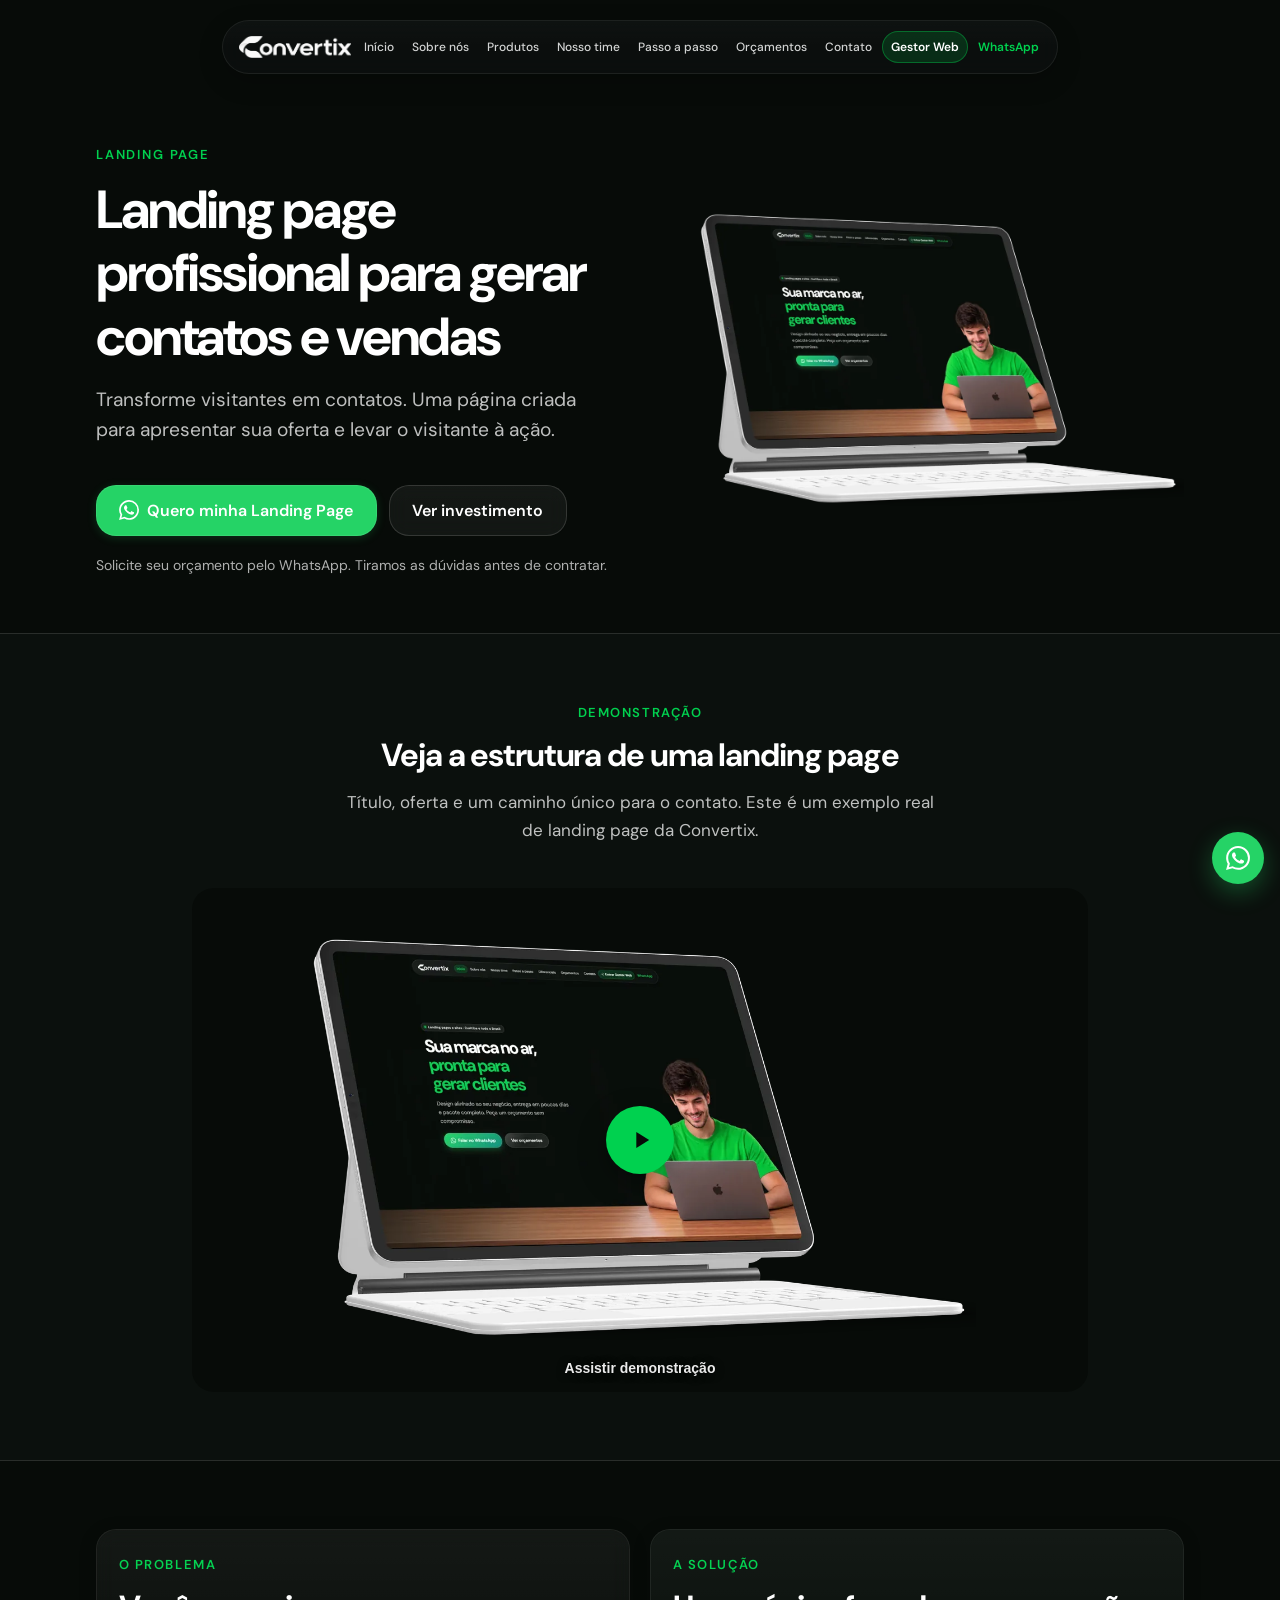
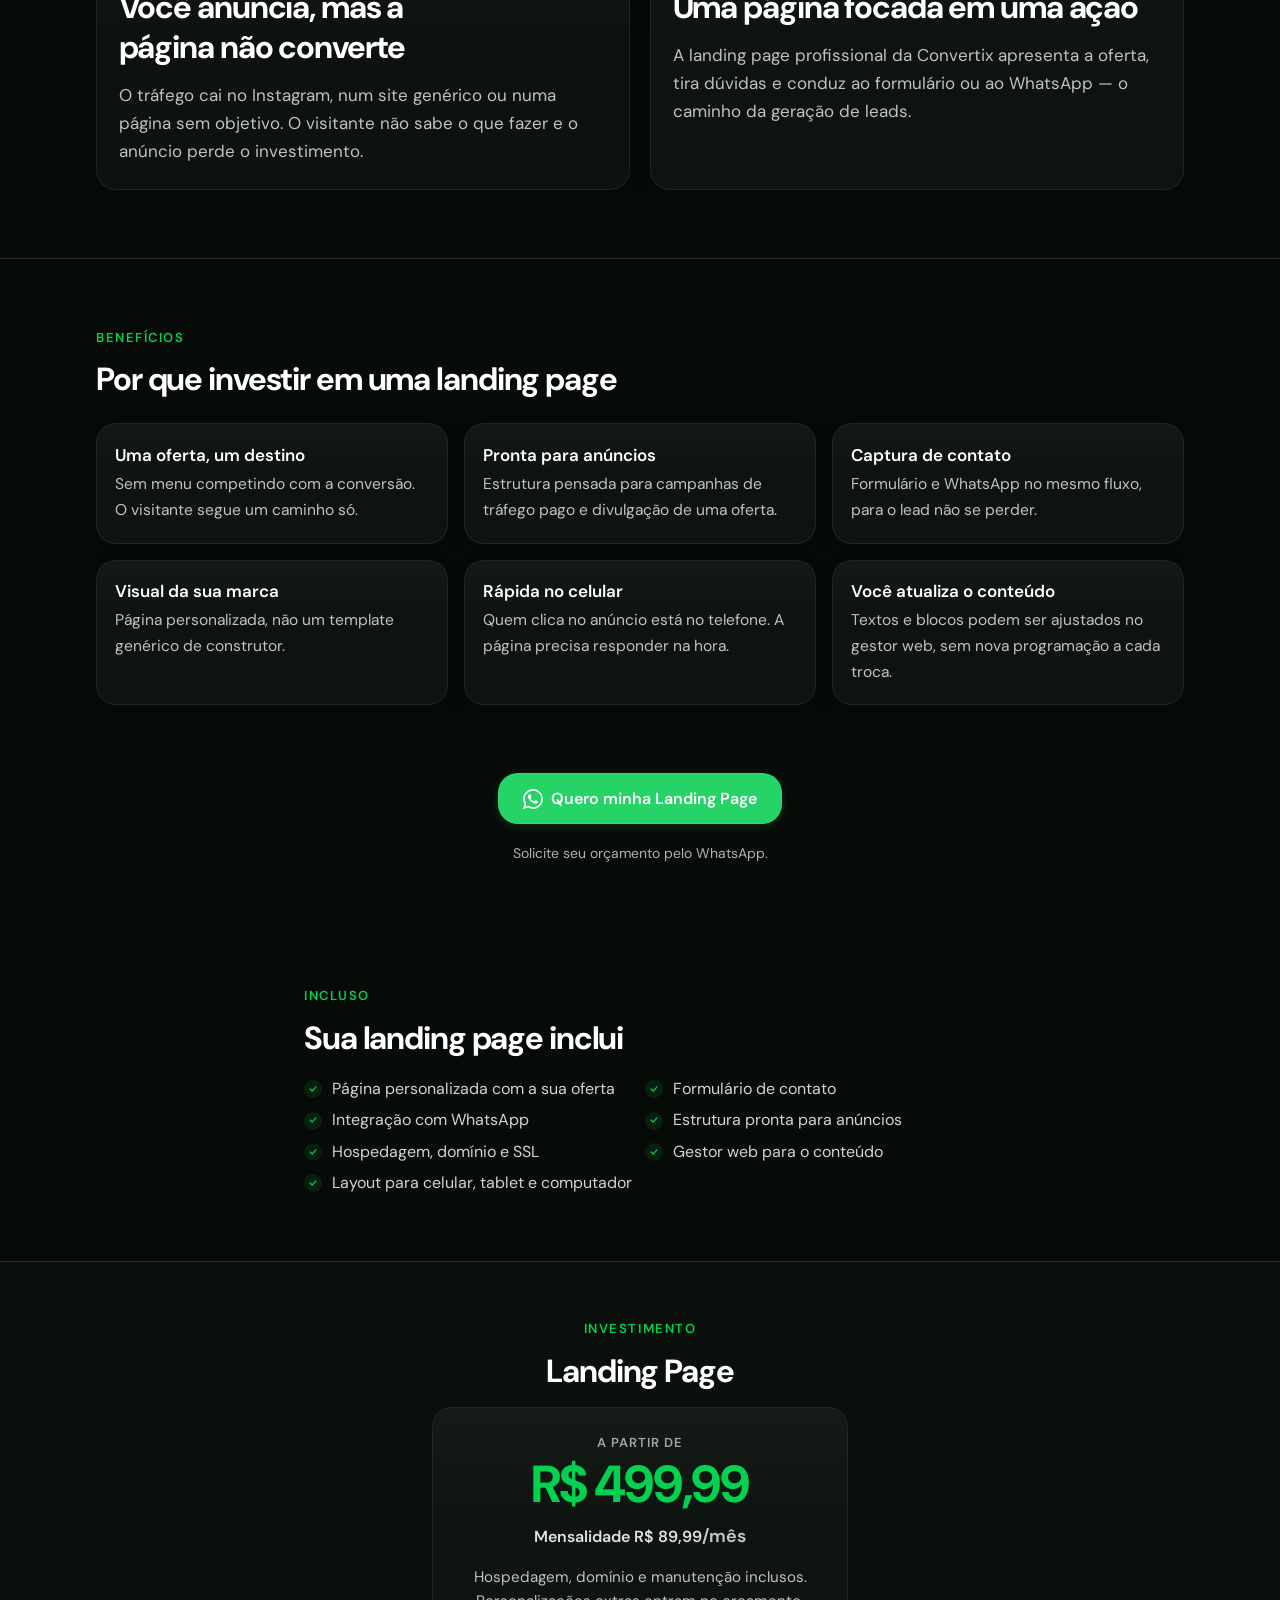
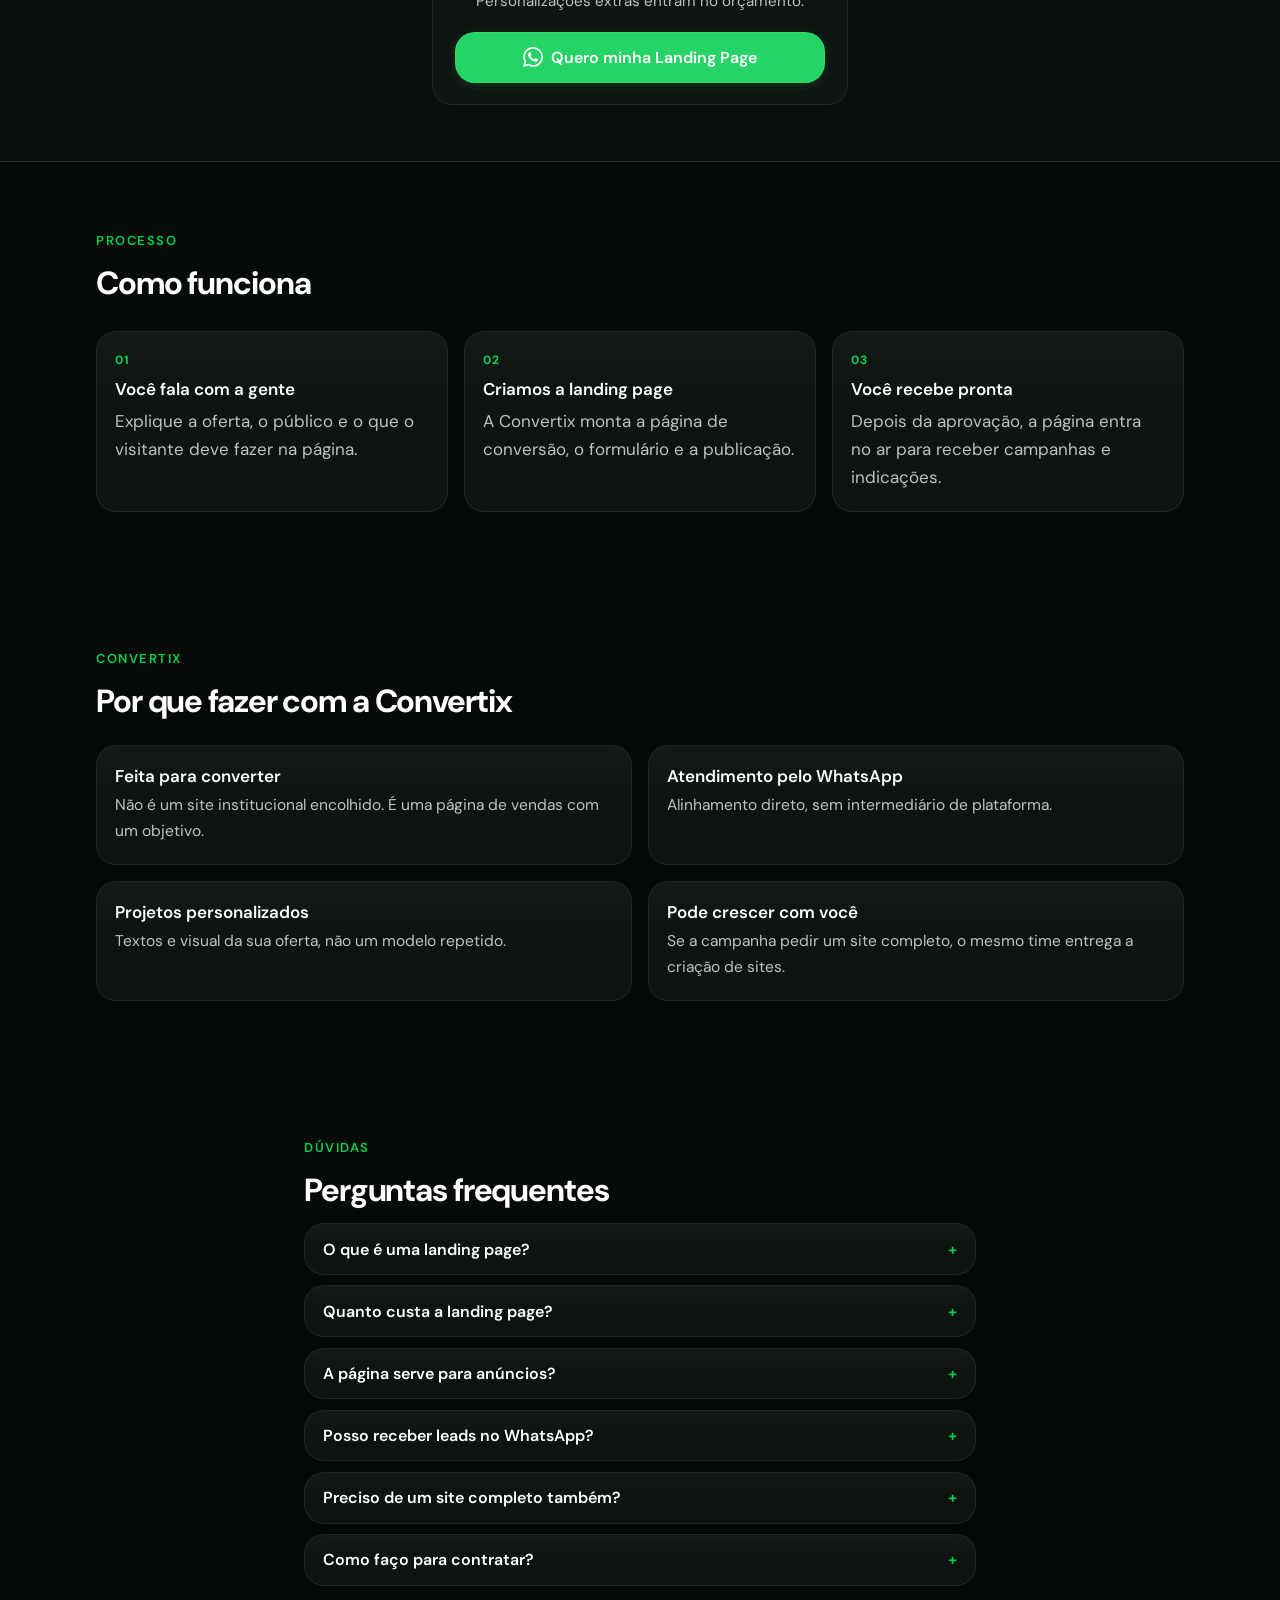
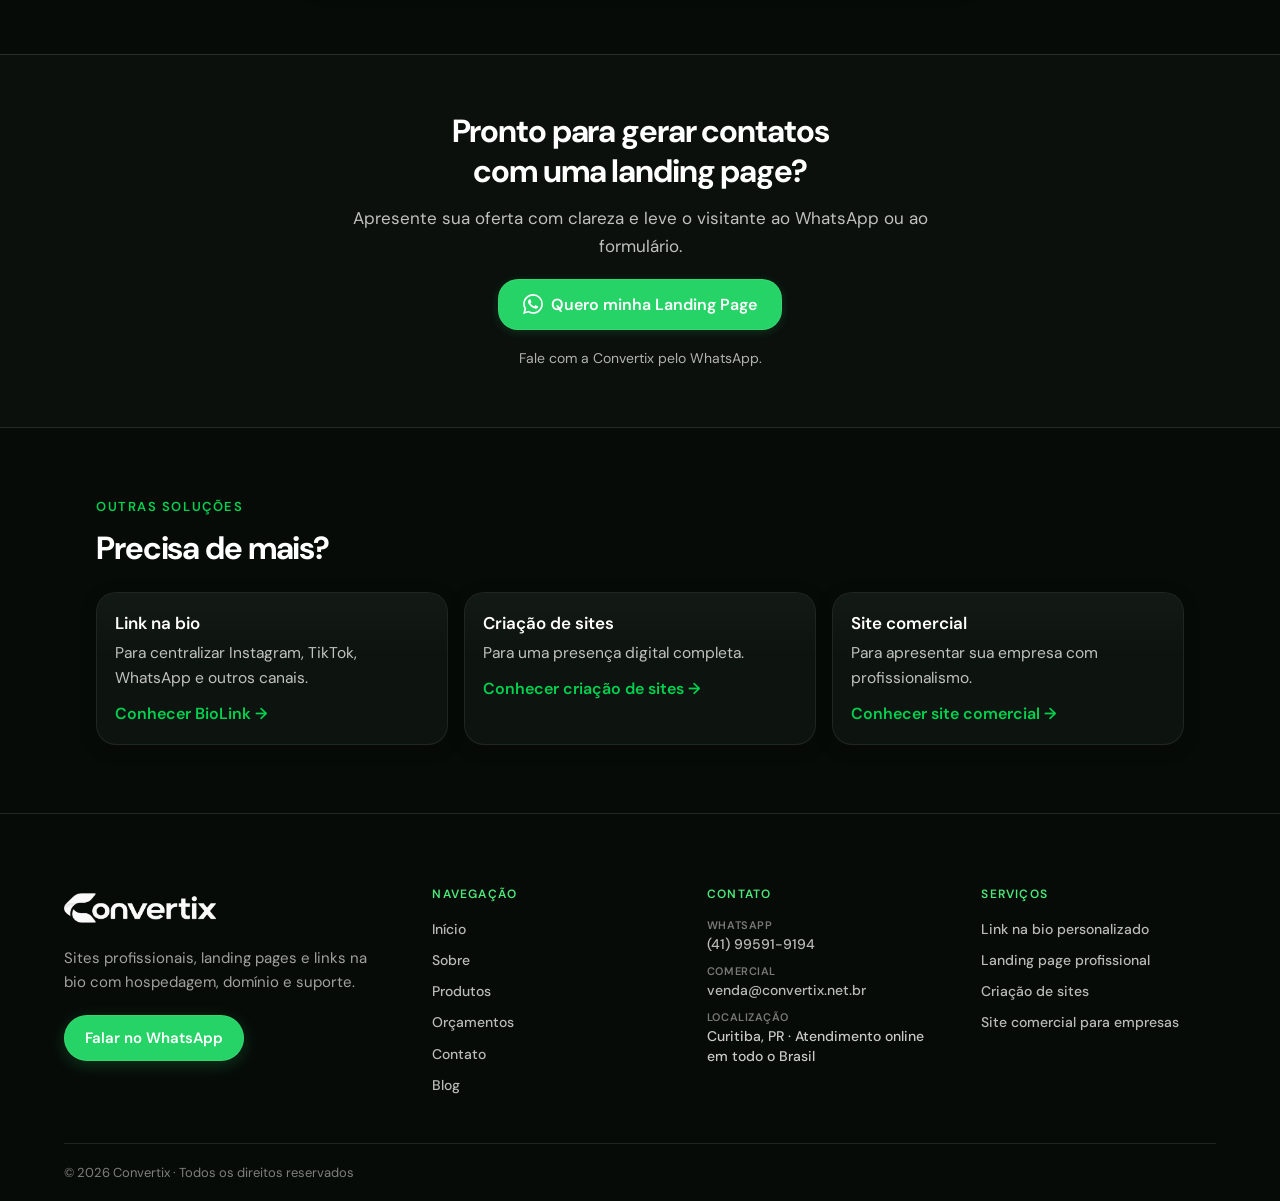
<file: landing-page/index.html>
<!doctype html>
<html lang="pt-BR">
  <head>
    <meta charset="UTF-8" />
    <meta name="viewport" content="width=device-width, initial-scale=1.0, viewport-fit=cover" />
    <title>Landing Page Profissional | Convertix</title>
    <meta name="description" content="Landing page profissional para gerar contatos e vendas. Página de conversão com formulário, WhatsApp e estrutura pronta para anúncios." />
    <meta name="robots" content="index, follow" />
    <link rel="canonical" href="https://convertix.net.br/landing-page/" />
    <meta name="theme-color" content="#070b08" />
    <meta property="og:locale" content="pt_BR" />
    <meta property="og:type" content="website" />
    <meta property="og:site_name" content="Convertix" />
    <meta property="og:title" content="Landing Page Profissional | Convertix" />
    <meta property="og:description" content="Landing page profissional para gerar contatos e vendas. Página de conversão com formulário, WhatsApp e estrutura pronta para anúncios." />
    <meta property="og:url" content="https://convertix.net.br/landing-page/" />
    <meta property="og:image" content="https://convertix.net.br/assets/images/logos/logo_convertix_green.png" />
    <meta name="twitter:card" content="summary" />
    <meta name="twitter:title" content="Landing Page Profissional | Convertix" />
    <meta name="twitter:description" content="Landing page profissional para gerar contatos e vendas. Página de conversão com formulário, WhatsApp e estrutura pronta para anúncios." />
    <meta name="twitter:image" content="https://convertix.net.br/assets/images/logos/logo_convertix_green.png" />
    <link rel="icon" href="/assets/images/logos/icon_convertix_green.png" type="image/png" sizes="32x32" media="(prefers-color-scheme: light)" />
    <link rel="icon" href="/assets/images/logos/icon_convertix_white.png" type="image/png" sizes="32x32" media="(prefers-color-scheme: dark)" />
    <link rel="apple-touch-icon" href="/assets/images/logos/icon_convertix_green.png" />
    <link rel="preconnect" href="https://fonts.googleapis.com" />
    <link rel="preconnect" href="https://fonts.gstatic.com" crossorigin />
    <link href="https://fonts.googleapis.com/css2?family=DM+Sans:ital,opsz,wght@0,9..40,400;0,9..40,500;0,9..40,600;0,9..40,700&display=swap" rel="stylesheet" />
    <link rel="stylesheet" href="/css/home/home.css" />
    <link rel="stylesheet" href="/css/footer/footer.css" />
    <link rel="stylesheet" href="/css/servico/servico.css" />

    <script type="application/ld+json">{"@context":"https://schema.org","@type":"WebPage","name":"Landing Page Profissional | Convertix","url":"https://convertix.net.br/landing-page/","isPartOf":{"@type":"WebSite","url":"https://convertix.net.br/"}}</script>
    <script type="application/ld+json">{"@context":"https://schema.org","@type":"FAQPage","mainEntity":[{"@type":"Question","name":"O que é uma landing page?","acceptedAnswer":{"@type":"Answer","text":"É uma página única, pensada para uma oferta: o visitante entende a proposta e segue para um formulário, WhatsApp ou outro contato."}},{"@type":"Question","name":"Quanto custa a landing page?","acceptedAnswer":{"@type":"Answer","text":"A landing page da Convertix custa a partir de R$ 499,99, com mensalidade de R$ 89,99, incluindo hospedagem, domínio, SSL e gestor web. Personalizações extras entram no alinhamento comercial."}},{"@type":"Question","name":"A página serve para anúncios?","acceptedAnswer":{"@type":"Answer","text":"Sim. A estrutura é feita para campanhas: uma oferta, um caminho claro e captura de contato."}},{"@type":"Question","name":"Posso receber leads no WhatsApp?","acceptedAnswer":{"@type":"Answer","text":"Sim. A landing page inclui formulário de contato e integração com WhatsApp."}},{"@type":"Question","name":"Preciso de um site completo também?","acceptedAnswer":{"@type":"Answer","text":"Não necessariamente. Muitos negócios começam pela landing page. Se precisar de mais páginas, dá para combinar com a criação de sites."}},{"@type":"Question","name":"Como faço para contratar?","acceptedAnswer":{"@type":"Answer","text":"Fale no WhatsApp, explique a oferta e o público. A Convertix monta a página e publica com domínio e hospedagem."}}]}</script>
  </head>
  <body>
    <a class="skip-link" href="#conteudo">Ir para o conteúdo</a>
    <header class="nav-float">
      <div class="nav-float__cluster">
        <div class="nav-float__dock nav-float__dock--desktop">
          <a href="#" class="whatsapp-float btn btn--whatsapp js-whatsapp" id="btn-whatsapp-float" aria-label="Chamar no WhatsApp">
            <svg class="btn__icon whatsapp-float__icon" width="22" height="22" viewBox="0 0 24 24" fill="currentColor" aria-hidden="true"><path d="M17.472 14.382c-.297-.149-1.758-.867-2.03-.967-.273-.099-.471-.148-.67.15-.197.297-.767.966-.94 1.164-.173.199-.347.223-.644.075-.297-.15-1.255-.463-2.39-1.475-.883-.788-1.48-1.761-1.653-2.059-.173-.297-.018-.458.13-.606.134-.133.298-.347.446-.52.149-.174.198-.298.298-.497.099-.198.05-.371-.025-.52-.075-.149-.669-1.612-.916-2.207-.242-.579-.487-.5-.669-.51-.173-.008-.371-.01-.57-.01-.198 0-.52.074-.792.372-.272.297-1.04 1.016-1.04 2.479 0 1.462 1.065 2.875 1.213 3.074.149.198 2.096 3.2 5.077 4.487.709.306 1.262.489 1.694.625.712.227 1.36.195 1.871.118.571-.085 1.758-.719 2.006-1.413.248-.694.248-1.289.173-1.413-.074-.124-.272-.198-.57-.347m-5.421 7.403h-.004a9.87 9.87 0 01-5.031-1.378l-.361-.214-3.741.982.998-3.648-.235-.374a9.86 9.86 0 01-1.51-5.26c.001-5.45 4.436-9.884 9.888-9.884 2.64 0 5.122 1.03 6.988 2.898a9.825 9.825 0 012.893 6.994c-.003 5.45-4.435 9.884-9.885 9.884m8.413-18.297A11.815 11.815 0 0012.05 0C5.495 0 .16 5.335.157 11.892c0 2.096.547 4.142 1.588 5.945L.057 24l6.305-1.654a11.882 11.882 0 005.683 1.448h.005c6.554 0 11.89-5.335 11.893-11.893a11.821 11.821 0 00-3.48-8.413z"/></svg>
            <span class="whatsapp-float__text">WhatsApp</span>
          </a>
          <nav class="nav glass" aria-label="Menu principal">
            <a href="/" class="nav__brand"><img class="nav__logo" src="/assets/images/logos/logo_convertix_white.png" alt="Convertix" width="120" height="32" decoding="async" /></a>
            <div class="nav__links-track">
              <span class="nav__indicator" aria-hidden="true"></span>
              <ul class="nav__links">
                <li><a href="/" class="nav__link">Início</a></li>
                <li><a href="/#sobre" class="nav__link">Sobre nós</a></li>
                <li><a href="/#produtos" class="nav__link">Produtos</a></li>
                <li><a href="/#time" class="nav__link">Nosso time</a></li>
                <li><a href="/#processo" class="nav__link">Passo a passo</a></li>
                <li><a href="/#planos" class="nav__link">Orçamentos</a></li>
                <li><a href="/#contato" class="nav__link">Contato</a></li>
                <li>
                  <a href="https://gestor.convertix.net.br/" class="nav__link nav__link--gestor" target="_blank" rel="noopener noreferrer">
                    <span class="nav__link-label nav__link-label--long">Entrar Gestor Web</span>
                    <span class="nav__link-label nav__link-label--short">Gestor Web</span>
                  </a>
                </li>
                <li><a href="#" class="nav__link nav__link--cta js-whatsapp">WhatsApp</a></li>
              </ul>
            </div>
          </nav>
        </div>
        <div class="nav-mobile-bar">
          <a href="#" class="nav-mobile-wa btn btn--whatsapp js-whatsapp" id="btn-whatsapp-mobile" aria-label="Chamar no WhatsApp">
            <svg class="btn__icon" width="22" height="22" viewBox="0 0 24 24" fill="currentColor" aria-hidden="true"><path d="M17.472 14.382c-.297-.149-1.758-.867-2.03-.967-.273-.099-.471-.148-.67.15-.197.297-.767.966-.94 1.164-.173.199-.347.223-.644.075-.297-.15-1.255-.463-2.39-1.475-.883-.788-1.48-1.761-1.653-2.059-.173-.297-.018-.458.13-.606.134-.133.298-.347.446-.52.149-.174.198-.298.298-.497.099-.198.05-.371-.025-.52-.075-.149-.669-1.612-.916-2.207-.242-.579-.487-.5-.669-.51-.173-.008-.371-.01-.57-.01-.198 0-.52.074-.792.372-.272.297-1.04 1.016-1.04 2.479 0 1.462 1.065 2.875 1.213 3.074.149.198 2.096 3.2 5.077 4.487.709.306 1.262.489 1.694.625.712.227 1.36.195 1.871.118.571-.085 1.758-.719 2.006-1.413.248-.694.248-1.289.173-1.413-.074-.124-.272-.198-.57-.347m-5.421 7.403h-.004a9.87 9.87 0 01-5.031-1.378l-.361-.214-3.741.982.998-3.648-.235-.374a9.86 9.86 0 01-1.51-5.26c.001-5.45 4.436-9.884 9.888-9.884 2.64 0 5.122 1.03 6.988 2.898a9.825 9.825 0 012.893 6.994c-.003 5.45-4.435 9.884-9.885 9.884m8.413-18.297A11.815 11.815 0 0012.05 0C5.495 0 .16 5.335.157 11.892c0 2.096.547 4.142 1.588 5.945L.057 24l6.305-1.654a11.882 11.882 0 005.683 1.448h.005c6.554 0 11.89-5.335 11.893-11.893a11.821 11.821 0 00-3.48-8.413z"/></svg>
          </a>
          <button type="button" class="nav-toggle glass" id="nav-toggle" aria-expanded="false" aria-controls="nav-drawer" aria-label="Abrir menu">
            <span class="nav-toggle__line" aria-hidden="true"></span>
            <span class="nav-toggle__line" aria-hidden="true"></span>
            <span class="nav-toggle__line" aria-hidden="true"></span>
          </button>
        </div>
      </div>
      <div class="nav-backdrop" id="nav-backdrop" aria-hidden="true"></div>
      <nav class="nav-drawer glass" id="nav-drawer" aria-label="Menu mobile" aria-hidden="true">
        <div class="nav-drawer__head">
          <a href="/" class="nav-drawer__brand"><img class="nav-drawer__logo" src="/assets/images/logos/logo_convertix_white.png" alt="Convertix" width="110" height="28" decoding="async" /></a>
          <button type="button" class="nav-drawer__close" id="nav-close" aria-label="Fechar menu"><span aria-hidden="true">×</span></button>
        </div>
        <ul class="nav-drawer__links">
          <li><a href="/" class="nav-drawer__link">Início</a></li>
          <li><a href="/#sobre" class="nav-drawer__link">Sobre nós</a></li>
          <li><a href="/#produtos" class="nav-drawer__link">Produtos</a></li>
          <li><a href="/#time" class="nav-drawer__link">Nosso time</a></li>
          <li><a href="/#processo" class="nav-drawer__link">Passo a passo</a></li>
          <li><a href="/#planos" class="nav-drawer__link">Orçamentos</a></li>
          <li><a href="/#contato" class="nav-drawer__link">Contato</a></li>
        </ul>
        <div class="nav-drawer__cta">
          <a href="https://gestor.convertix.net.br/" class="nav-drawer__gestor" target="_blank" rel="noopener noreferrer">
            <span class="nav-drawer__gestor-title">Entrar Gestor Web</span>
          </a>
        </div>
      </nav>
    </header>
    <main class="produto" id="conteudo">

      <section class="produto-hero">
        <div class="produto__wrap produto-hero__grid">
          <div>
            <p class="produto-hero__kicker">Landing page</p>
            <h1>Landing page profissional para gerar contatos e vendas</h1>
            <p class="produto-hero__lead">Transforme visitantes em contatos. Uma página criada para apresentar sua oferta e levar o visitante à ação.</p>
            <div class="produto-hero__actions">
              <a class="btn btn--whatsapp js-whatsapp" id="btn-whatsapp" href="#" data-whatsapp-message="Olá! Vi a Landing Page da Convertix e gostaria de solicitar um orçamento."><svg class="btn__icon" width="20" height="20" viewBox="0 0 24 24" fill="currentColor" aria-hidden="true"><path d="M17.472 14.382c-.297-.149-1.758-.867-2.03-.967-.273-.099-.471-.148-.67.15-.197.297-.767.966-.94 1.164-.173.199-.347.223-.644.075-.297-.15-1.255-.463-2.39-1.475-.883-.788-1.48-1.761-1.653-2.059-.173-.297-.018-.458.13-.606.134-.133.298-.347.446-.52.149-.174.198-.298.298-.497.099-.198.05-.371-.025-.52-.075-.149-.669-1.612-.916-2.207-.242-.579-.487-.5-.669-.51-.173-.008-.371-.01-.57-.01-.198 0-.52.074-.792.372-.272.297-1.04 1.016-1.04 2.479 0 1.462 1.065 2.875 1.213 3.074.149.198 2.096 3.2 5.077 4.487.709.306 1.262.489 1.694.625.712.227 1.36.195 1.871.118.571-.085 1.758-.719 2.006-1.413.248-.694.248-1.289.173-1.413-.074-.124-.272-.198-.57-.347m-5.421 7.403h-.004a9.87 9.87 0 01-5.031-1.378l-.361-.214-3.741.982.998-3.648-.235-.374a9.86 9.86 0 01-1.51-5.26c.001-5.45 4.436-9.884 9.888-9.884 2.64 0 5.122 1.03 6.988 2.898a9.825 9.825 0 012.893 6.994c-.003 5.45-4.435 9.884-9.885 9.884m8.413-18.297A11.815 11.815 0 0012.05 0C5.495 0 .16 5.335.157 11.892c0 2.096.547 4.142 1.588 5.945L.057 24l6.305-1.654a11.882 11.882 0 005.683 1.448h.005c6.554 0 11.89-5.335 11.893-11.893a11.821 11.821 0 00-3.48-8.413z"/></svg> Quero minha Landing Page</a>
              <a class="btn glass btn--secondary" href="#preco">Ver investimento</a>
            </div>
            <p class="produto-hero__hint">Solicite seu orçamento pelo WhatsApp. Tiramos as dúvidas antes de contratar.</p>
          </div>
          <aside class="produto-visual produto-visual--wide">
            <picture>
              <source srcset="/assets/images/landing%20page/main.webp" type="image/webp" />
              <img src="/assets/images/landing%20page/main.png" alt="Exemplo de landing page Convertix no tablet" width="1200" height="899" decoding="async" />
            </picture>
          </aside>
        </div>
      </section>

      <section class="produto-demo" id="exemplos">
        <div class="produto__wrap">
          <header class="produto-demo__head">
            <p class="produto__eyebrow">Demonstração</p>
            <h2>Veja a estrutura de uma landing page</h2>
            <p>Título, oferta e um caminho único para o contato. Este é um exemplo real de landing page da Convertix.</p>
          </header>
          <button
            type="button"
            class="produto-player"
            data-video-lightbox
            aria-haspopup="dialog"
            aria-controls="video-lightbox"
          >
            <picture>
              <source srcset="/assets/images/landing%20page/main.webp" type="image/webp" />
              <img src="/assets/images/landing%20page/main.png" alt="" width="1200" height="899" decoding="async" />
            </picture>
            <span class="produto-player__play" aria-hidden="true">
              <svg width="28" height="28" viewBox="0 0 24 24" fill="currentColor"><path d="M8 5.14v13.72L19 12 8 5.14z"/></svg>
            </span>
            <span class="produto-player__label">Assistir demonstração</span>
          </button>
        </div>
      </section>

      <section>
        <div class="produto__wrap produto-split">
          <div class="produto-panel produto-panel--problem glass">
            <p class="produto__eyebrow">O problema</p>
            <h2>Você anuncia, mas a página não converte</h2>
            <p>O tráfego cai no Instagram, num site genérico ou numa página sem objetivo. O visitante não sabe o que fazer e o anúncio perde o investimento.</p>
          </div>
          <div class="produto-panel glass">
            <p class="produto__eyebrow">A solução</p>
            <h2>Uma página focada em uma ação</h2>
            <p>A landing page profissional da Convertix apresenta a oferta, tira dúvidas e conduz ao formulário ou ao WhatsApp — o caminho da geração de leads.</p>
          </div>
        </div>
      </section>

      <section class="produto-benefits">
        <div class="produto__wrap">
          <p class="produto__eyebrow">Benefícios</p>
          <h2>Por que investir em uma landing page</h2>
          <div class="produto-benefits__grid">
            <article class="produto-card glass"><h3>Uma oferta, um destino</h3><p>Sem menu competindo com a conversão. O visitante segue um caminho só.</p></article>
            <article class="produto-card glass"><h3>Pronta para anúncios</h3><p>Estrutura pensada para campanhas de tráfego pago e divulgação de uma oferta.</p></article>
            <article class="produto-card glass"><h3>Captura de contato</h3><p>Formulário e WhatsApp no mesmo fluxo, para o lead não se perder.</p></article>
            <article class="produto-card glass"><h3>Visual da sua marca</h3><p>Página personalizada, não um template genérico de construtor.</p></article>
            <article class="produto-card glass"><h3>Rápida no celular</h3><p>Quem clica no anúncio está no telefone. A página precisa responder na hora.</p></article>
            <article class="produto-card glass"><h3>Você atualiza o conteúdo</h3><p>Textos e blocos podem ser ajustados no gestor web, sem nova programação a cada troca.</p></article>
          </div>
        </div>
      </section>
      <section class="produto-midcta">
        <div class="produto__wrap produto__wrap--narrow">
          <a class="btn btn--whatsapp js-whatsapp" href="#" data-whatsapp-message="Olá! Vi a Landing Page da Convertix e gostaria de solicitar um orçamento."><svg class="btn__icon" width="20" height="20" viewBox="0 0 24 24" fill="currentColor" aria-hidden="true"><path d="M17.472 14.382c-.297-.149-1.758-.867-2.03-.967-.273-.099-.471-.148-.67.15-.197.297-.767.966-.94 1.164-.173.199-.347.223-.644.075-.297-.15-1.255-.463-2.39-1.475-.883-.788-1.48-1.761-1.653-2.059-.173-.297-.018-.458.13-.606.134-.133.298-.347.446-.52.149-.174.198-.298.298-.497.099-.198.05-.371-.025-.52-.075-.149-.669-1.612-.916-2.207-.242-.579-.487-.5-.669-.51-.173-.008-.371-.01-.57-.01-.198 0-.52.074-.792.372-.272.297-1.04 1.016-1.04 2.479 0 1.462 1.065 2.875 1.213 3.074.149.198 2.096 3.2 5.077 4.487.709.306 1.262.489 1.694.625.712.227 1.36.195 1.871.118.571-.085 1.758-.719 2.006-1.413.248-.694.248-1.289.173-1.413-.074-.124-.272-.198-.57-.347m-5.421 7.403h-.004a9.87 9.87 0 01-5.031-1.378l-.361-.214-3.741.982.998-3.648-.235-.374a9.86 9.86 0 01-1.51-5.26c.001-5.45 4.436-9.884 9.888-9.884 2.64 0 5.122 1.03 6.988 2.898a9.825 9.825 0 012.893 6.994c-.003 5.45-4.435 9.884-9.885 9.884m8.413-18.297A11.815 11.815 0 0012.05 0C5.495 0 .16 5.335.157 11.892c0 2.096.547 4.142 1.588 5.945L.057 24l6.305-1.654a11.882 11.882 0 005.683 1.448h.005c6.554 0 11.89-5.335 11.893-11.893a11.821 11.821 0 00-3.48-8.413z"/></svg> Quero minha Landing Page</a>
          <p class="produto-hero__hint">Solicite seu orçamento pelo WhatsApp.</p>
        </div>
      </section>

      <section class="produto-includes">
        <div class="produto__wrap produto__wrap--narrow">
          <p class="produto__eyebrow">Incluso</p>
          <h2>Sua landing page inclui</h2>
          <ul>
            <li>Página personalizada com a sua oferta</li>
            <li>Formulário de contato</li>
            <li>Integração com WhatsApp</li>
            <li>Estrutura pronta para anúncios</li>
            <li>Hospedagem, domínio e SSL</li>
            <li>Gestor web para o conteúdo</li>
            <li>Layout para celular, tablet e computador</li>
          </ul>
        </div>
      </section>

      <section class="produto-price" id="preco">
        <div class="produto__wrap">
          <p class="produto__eyebrow">Investimento</p>
          <h2>Landing Page</h2>
          <div class="produto-price__box glass">
            <p class="produto-price__from">A partir de</p>
            <p class="produto-price__value">R$ 499,99</p>
            <p class="produto-price__monthly">Mensalidade R$ 89,99<span class="produto-price__period">/mês</span></p>
            <p class="produto-price__note">Hospedagem, domínio e manutenção inclusos.<br>Personalizações extras entram no orçamento.</p>
            <a class="btn btn--whatsapp js-whatsapp" href="#" data-whatsapp-message="Olá! Vi a Landing Page da Convertix e gostaria de solicitar um orçamento."><svg class="btn__icon" width="20" height="20" viewBox="0 0 24 24" fill="currentColor" aria-hidden="true"><path d="M17.472 14.382c-.297-.149-1.758-.867-2.03-.967-.273-.099-.471-.148-.67.15-.197.297-.767.966-.94 1.164-.173.199-.347.223-.644.075-.297-.15-1.255-.463-2.39-1.475-.883-.788-1.48-1.761-1.653-2.059-.173-.297-.018-.458.13-.606.134-.133.298-.347.446-.52.149-.174.198-.298.298-.497.099-.198.05-.371-.025-.52-.075-.149-.669-1.612-.916-2.207-.242-.579-.487-.5-.669-.51-.173-.008-.371-.01-.57-.01-.198 0-.52.074-.792.372-.272.297-1.04 1.016-1.04 2.479 0 1.462 1.065 2.875 1.213 3.074.149.198 2.096 3.2 5.077 4.487.709.306 1.262.489 1.694.625.712.227 1.36.195 1.871.118.571-.085 1.758-.719 2.006-1.413.248-.694.248-1.289.173-1.413-.074-.124-.272-.198-.57-.347m-5.421 7.403h-.004a9.87 9.87 0 01-5.031-1.378l-.361-.214-3.741.982.998-3.648-.235-.374a9.86 9.86 0 01-1.51-5.26c.001-5.45 4.436-9.884 9.888-9.884 2.64 0 5.122 1.03 6.988 2.898a9.825 9.825 0 012.893 6.994c-.003 5.45-4.435 9.884-9.885 9.884m8.413-18.297A11.815 11.815 0 0012.05 0C5.495 0 .16 5.335.157 11.892c0 2.096.547 4.142 1.588 5.945L.057 24l6.305-1.654a11.882 11.882 0 005.683 1.448h.005c6.554 0 11.89-5.335 11.893-11.893a11.821 11.821 0 00-3.48-8.413z"/></svg> Quero minha Landing Page</a>
          </div>
        </div>
      </section>

      <section class="produto-steps">
        <div class="produto__wrap">
          <p class="produto__eyebrow">Processo</p>
          <h2>Como funciona</h2>
          <ol>
            <li class="produto-step glass"><span class="produto-step__num">01</span><h3>Você fala com a gente</h3><p>Explique a oferta, o público e o que o visitante deve fazer na página.</p></li>
            <li class="produto-step glass"><span class="produto-step__num">02</span><h3>Criamos a landing page</h3><p>A Convertix monta a página de conversão, o formulário e a publicação.</p></li>
            <li class="produto-step glass"><span class="produto-step__num">03</span><h3>Você recebe pronta</h3><p>Depois da aprovação, a página entra no ar para receber campanhas e indicações.</p></li>
          </ol>
        </div>
      </section>

      <section>
        <div class="produto__wrap">
          <p class="produto__eyebrow">Convertix</p>
          <h2>Por que fazer com a Convertix</h2>
          <div class="produto-diff__grid">
            <article class="produto-card glass"><h3>Feita para converter</h3><p>Não é um site institucional encolhido. É uma página de vendas com um objetivo.</p></article>
            <article class="produto-card glass"><h3>Atendimento pelo WhatsApp</h3><p>Alinhamento direto, sem intermediário de plataforma.</p></article>
            <article class="produto-card glass"><h3>Projetos personalizados</h3><p>Textos e visual da sua oferta, não um modelo repetido.</p></article>
            <article class="produto-card glass"><h3>Pode crescer com você</h3><p>Se a campanha pedir um site completo, o mesmo time entrega a criação de sites.</p></article>
          </div>
        </div>
      </section>

      <section>
        <div class="produto__wrap produto__wrap--narrow">
          <p class="produto__eyebrow">Dúvidas</p>
          <h2>Perguntas frequentes</h2>
          <div class="servico-faq">
          <details class="glass"><summary>O que é uma landing page?</summary><p>É uma página única, pensada para uma oferta: o visitante entende a proposta e segue para um formulário, WhatsApp ou outro contato.</p></details>
          <details class="glass"><summary>Quanto custa a landing page?</summary><p>A landing page da Convertix custa a partir de R$ 499,99, com mensalidade de R$ 89,99, incluindo hospedagem, domínio, SSL e gestor web. Personalizações extras entram no alinhamento comercial.</p></details>
          <details class="glass"><summary>A página serve para anúncios?</summary><p>Sim. A estrutura é feita para campanhas: uma oferta, um caminho claro e captura de contato.</p></details>
          <details class="glass"><summary>Posso receber leads no WhatsApp?</summary><p>Sim. A landing page inclui formulário de contato e integração com WhatsApp.</p></details>
          <details class="glass"><summary>Preciso de um site completo também?</summary><p>Não necessariamente. Muitos negócios começam pela landing page. Se precisar de mais páginas, dá para combinar com a criação de sites.</p></details>
          <details class="glass"><summary>Como faço para contratar?</summary><p>Fale no WhatsApp, explique a oferta e o público. A Convertix monta a página e publica com domínio e hospedagem.</p></details>
          </div>
        </div>
      </section>

      <section class="produto-final">
        <div class="produto__wrap produto__wrap--narrow">
          <h2>Pronto para gerar contatos com uma landing page?</h2>
          <p>Apresente sua oferta com clareza e leve o visitante ao WhatsApp ou ao formulário.</p>
          <a class="btn btn--whatsapp js-whatsapp" href="#" data-whatsapp-message="Olá! Vi a Landing Page da Convertix e gostaria de solicitar um orçamento."><svg class="btn__icon" width="20" height="20" viewBox="0 0 24 24" fill="currentColor" aria-hidden="true"><path d="M17.472 14.382c-.297-.149-1.758-.867-2.03-.967-.273-.099-.471-.148-.67.15-.197.297-.767.966-.94 1.164-.173.199-.347.223-.644.075-.297-.15-1.255-.463-2.39-1.475-.883-.788-1.48-1.761-1.653-2.059-.173-.297-.018-.458.13-.606.134-.133.298-.347.446-.52.149-.174.198-.298.298-.497.099-.198.05-.371-.025-.52-.075-.149-.669-1.612-.916-2.207-.242-.579-.487-.5-.669-.51-.173-.008-.371-.01-.57-.01-.198 0-.52.074-.792.372-.272.297-1.04 1.016-1.04 2.479 0 1.462 1.065 2.875 1.213 3.074.149.198 2.096 3.2 5.077 4.487.709.306 1.262.489 1.694.625.712.227 1.36.195 1.871.118.571-.085 1.758-.719 2.006-1.413.248-.694.248-1.289.173-1.413-.074-.124-.272-.198-.57-.347m-5.421 7.403h-.004a9.87 9.87 0 01-5.031-1.378l-.361-.214-3.741.982.998-3.648-.235-.374a9.86 9.86 0 01-1.51-5.26c.001-5.45 4.436-9.884 9.888-9.884 2.64 0 5.122 1.03 6.988 2.898a9.825 9.825 0 012.893 6.994c-.003 5.45-4.435 9.884-9.885 9.884m8.413-18.297A11.815 11.815 0 0012.05 0C5.495 0 .16 5.335.157 11.892c0 2.096.547 4.142 1.588 5.945L.057 24l6.305-1.654a11.882 11.882 0 005.683 1.448h.005c6.554 0 11.89-5.335 11.893-11.893a11.821 11.821 0 00-3.48-8.413z"/></svg> Quero minha Landing Page</a>
          <p class="produto-hero__hint">Fale com a Convertix pelo WhatsApp.</p>
        </div>
      </section>

      <section class="produto-more">
        <div class="produto__wrap">
          <p class="produto__eyebrow">Outras soluções</p>
          <h2>Precisa de mais?</h2>
          <div class="produto-more__grid">
            <a class="produto-card glass" href="/link-na-bio/"><h3>Link na bio</h3><p>Para centralizar Instagram, TikTok, WhatsApp e outros canais.</p><span>Conhecer BioLink →</span></a>
            <a class="produto-card glass" href="/criacao-de-sites/"><h3>Criação de sites</h3><p>Para uma presença digital completa.</p><span>Conhecer criação de sites →</span></a>
            <a class="produto-card glass" href="/site-comercial/"><h3>Site comercial</h3><p>Para apresentar sua empresa com profissionalismo.</p><span>Conhecer site comercial →</span></a>
          </div>
        </div>
      </section>

    </main>
    <a class="wa-dock js-whatsapp" href="#" data-whatsapp-message="Olá! Vi a Landing Page da Convertix e gostaria de solicitar um orçamento." aria-label="Abrir WhatsApp para solicitar uma landing page"><svg class="btn__icon" width="20" height="20" viewBox="0 0 24 24" fill="currentColor" aria-hidden="true"><path d="M17.472 14.382c-.297-.149-1.758-.867-2.03-.967-.273-.099-.471-.148-.67.15-.197.297-.767.966-.94 1.164-.173.199-.347.223-.644.075-.297-.15-1.255-.463-2.39-1.475-.883-.788-1.48-1.761-1.653-2.059-.173-.297-.018-.458.13-.606.134-.133.298-.347.446-.52.149-.174.198-.298.298-.497.099-.198.05-.371-.025-.52-.075-.149-.669-1.612-.916-2.207-.242-.579-.487-.5-.669-.51-.173-.008-.371-.01-.57-.01-.198 0-.52.074-.792.372-.272.297-1.04 1.016-1.04 2.479 0 1.462 1.065 2.875 1.213 3.074.149.198 2.096 3.2 5.077 4.487.709.306 1.262.489 1.694.625.712.227 1.36.195 1.871.118.571-.085 1.758-.719 2.006-1.413.248-.694.248-1.289.173-1.413-.074-.124-.272-.198-.57-.347m-5.421 7.403h-.004a9.87 9.87 0 01-5.031-1.378l-.361-.214-3.741.982.998-3.648-.235-.374a9.86 9.86 0 01-1.51-5.26c.001-5.45 4.436-9.884 9.888-9.884 2.64 0 5.122 1.03 6.988 2.898a9.825 9.825 0 012.893 6.994c-.003 5.45-4.435 9.884-9.885 9.884m8.413-18.297A11.815 11.815 0 0012.05 0C5.495 0 .16 5.335.157 11.892c0 2.096.547 4.142 1.588 5.945L.057 24l6.305-1.654a11.882 11.882 0 005.683 1.448h.005c6.554 0 11.89-5.335 11.893-11.893a11.821 11.821 0 00-3.48-8.413z"/></svg></a>
    <footer class="site-footer">
      <div class="site-footer__inner">
        <div class="site-footer__top">
          <div class="site-footer__brand">
            <a href="/" class="site-footer__brand-link">
              <img class="site-footer__logo" src="/assets/images/logos/logo_convertix_white.png" alt="Convertix" width="120" height="32" decoding="async" />
            </a>
            <p class="site-footer__tagline">Sites profissionais, landing pages e links na bio com hospedagem, domínio e suporte.</p>
            <div class="site-footer__actions">
              <a href="#" class="btn btn--whatsapp site-footer__cta js-whatsapp">Falar no WhatsApp</a>
            </div>
          </div>
          <nav class="site-footer__col" aria-label="Links do site">
            <h2 class="site-footer__heading">Navegação</h2>
            <ul class="site-footer__list">
              <li><a href="/">Início</a></li>
              <li><a href="/#sobre">Sobre</a></li>
              <li><a href="/#produtos">Produtos</a></li>
              <li><a href="/#planos">Orçamentos</a></li>
              <li><a href="/#contato">Contato</a></li>
              <li><a href="/blog/">Blog</a></li>
            </ul>
          </nav>
          <div class="site-footer__col">
            <h2 class="site-footer__heading">Contato</h2>
            <ul class="site-footer__list">
              <li class="site-footer__item"><span class="site-footer__item-label">WhatsApp</span><a href="https://wa.me/554195919194" target="_blank" rel="noopener noreferrer">(41) 99591-9194</a></li>
              <li class="site-footer__item"><span class="site-footer__item-label">Comercial</span><a href="mailto:venda@convertix.net.br">venda@convertix.net.br</a></li>
              <li class="site-footer__item"><span class="site-footer__item-label">Localização</span><span class="site-footer__item-text">Curitiba, PR · Atendimento online em todo o Brasil</span></li>
            </ul>
          </div>
          <div class="site-footer__col">
            <h2 class="site-footer__heading">Serviços</h2>
            <ul class="site-footer__list">
              <li><a href="/link-na-bio/">Link na bio personalizado</a></li>
              <li><a href="/landing-page/">Landing page profissional</a></li>
              <li><a href="/criacao-de-sites/">Criação de sites</a></li>
              <li><a href="/site-comercial/">Site comercial para empresas</a></li>
            </ul>
          </div>
        </div>
        <div class="site-footer__bottom">
          <p class="site-footer__copy">© <span id="ano-atual"></span> Convertix · Todos os direitos reservados</p>
        </div>
      </div>
    </footer>
    <dialog class="video-lightbox" id="video-lightbox" aria-label="Demonstração da landing page">
      <button type="button" class="video-lightbox__close" data-video-close aria-label="Fechar vídeo">
        <span aria-hidden="true">×</span>
      </button>
      <video
        class="video-lightbox__media"
        src="/assets/images/landing%20page/video_landing_page.mp4"
        controls
        playsinline
        preload="none"
        title="Demonstração de landing page Convertix"
      ></video>
    </dialog>
    <script src="/js/config/whatsapp.config.js"></script>
    <script>window.WHATSAPP_MESSAGE = "Olá! Vi a Landing Page da Convertix e gostaria de solicitar um orçamento.";</script>
    <script src="/js/home/home.js"></script>
    <script src="/js/sobre/sobre.js"></script>
  </body>
</html>
</file>
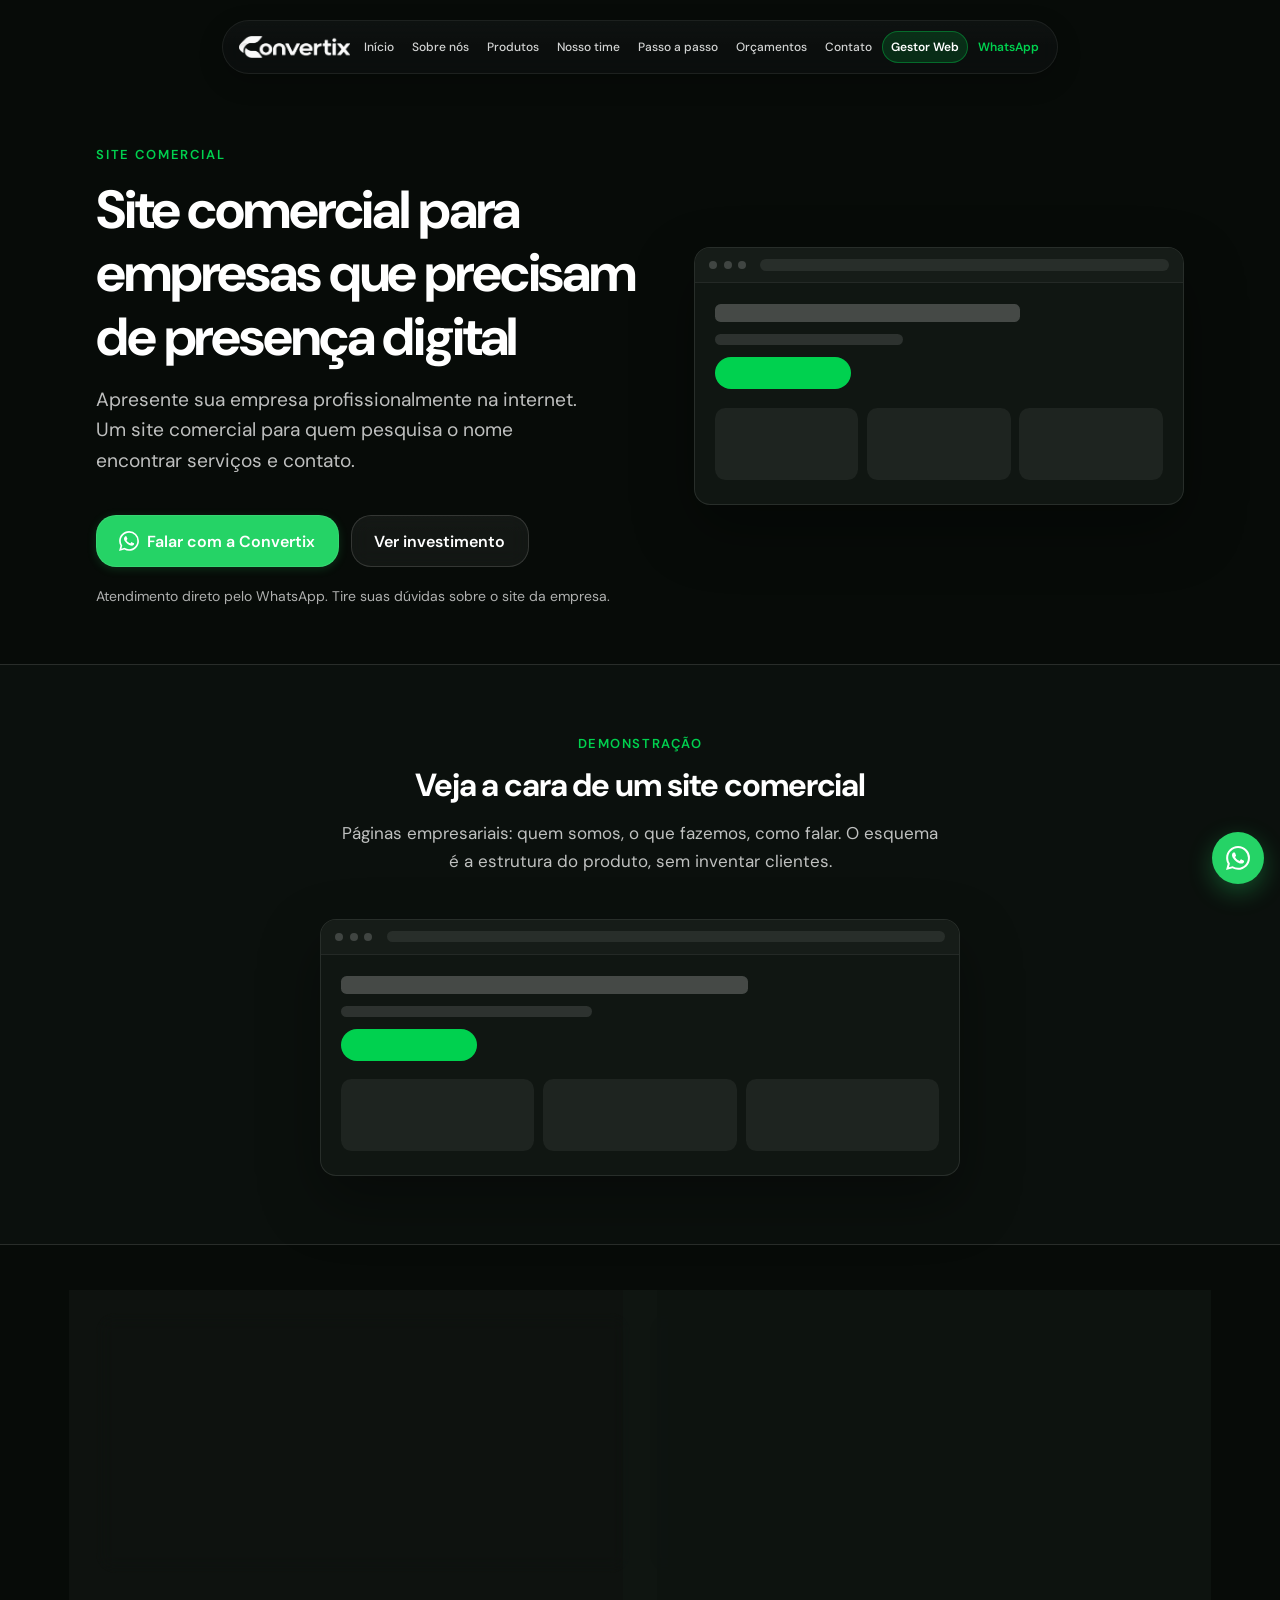
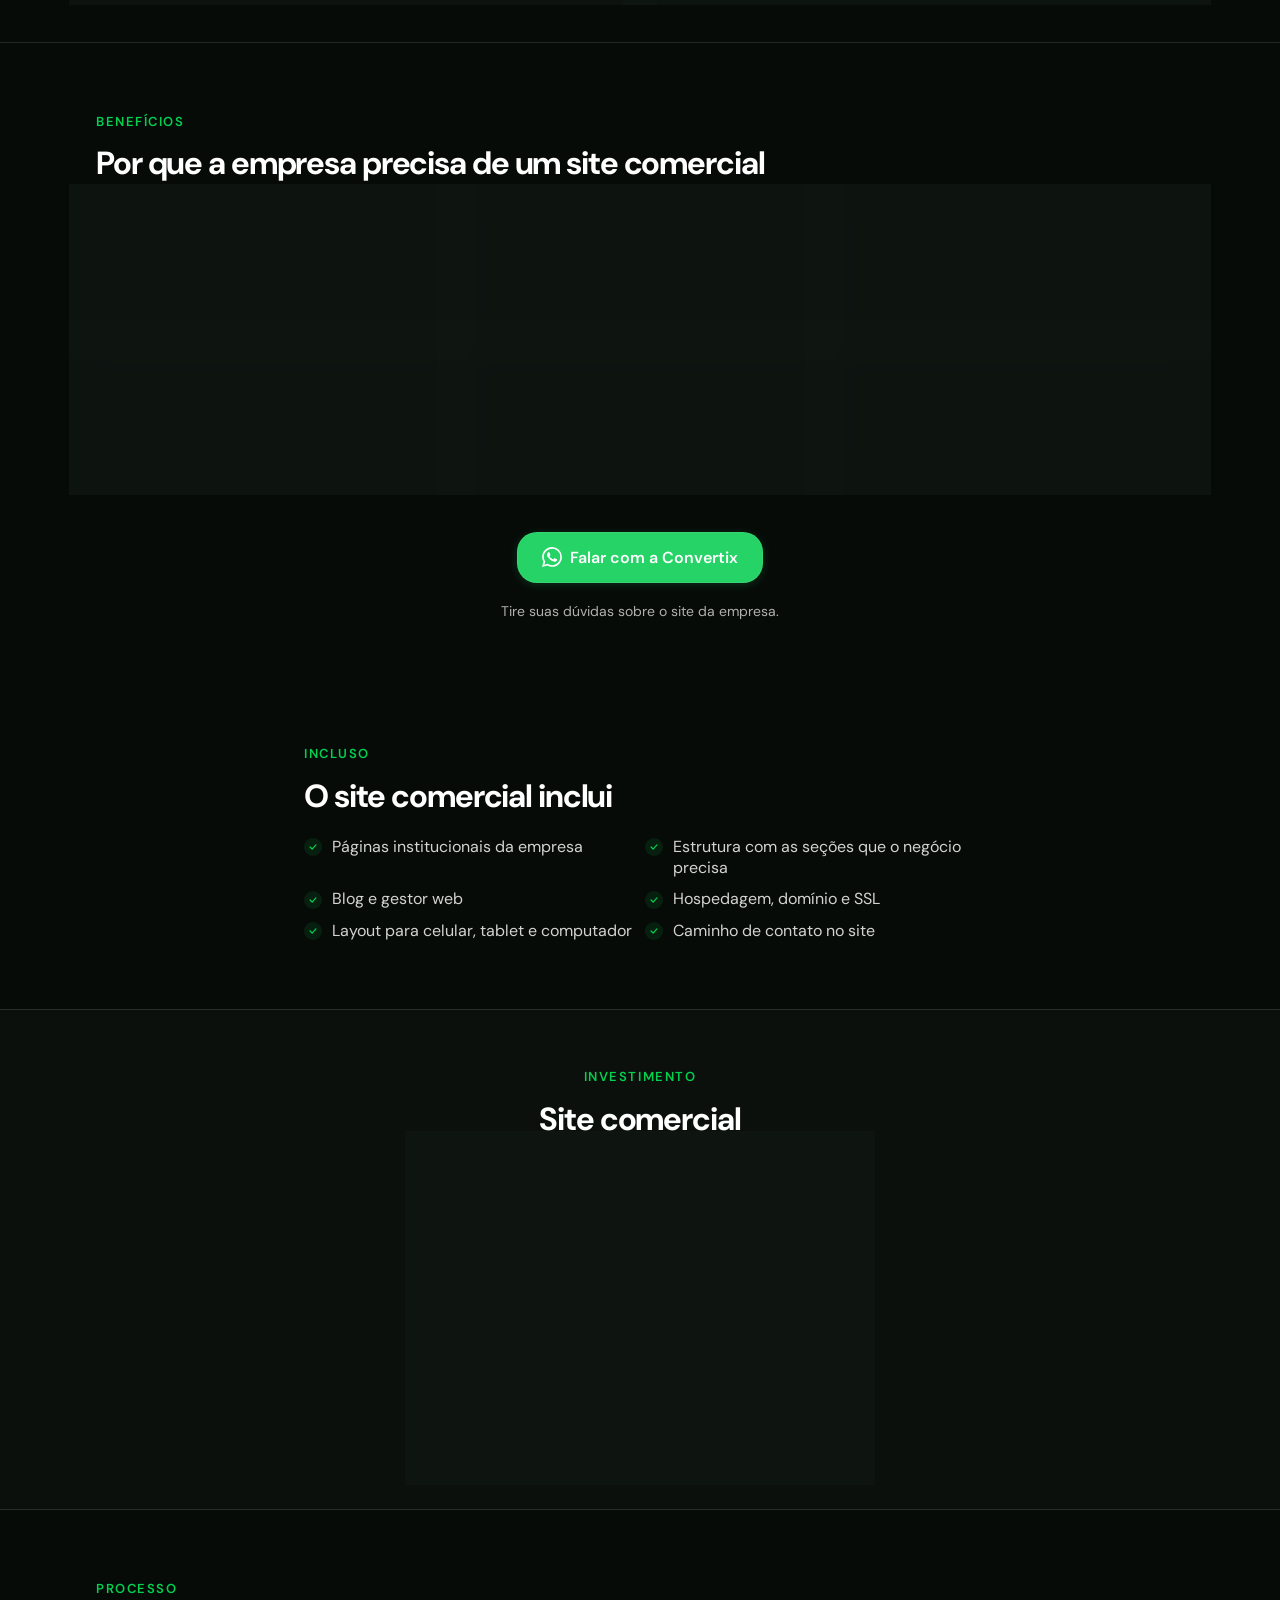
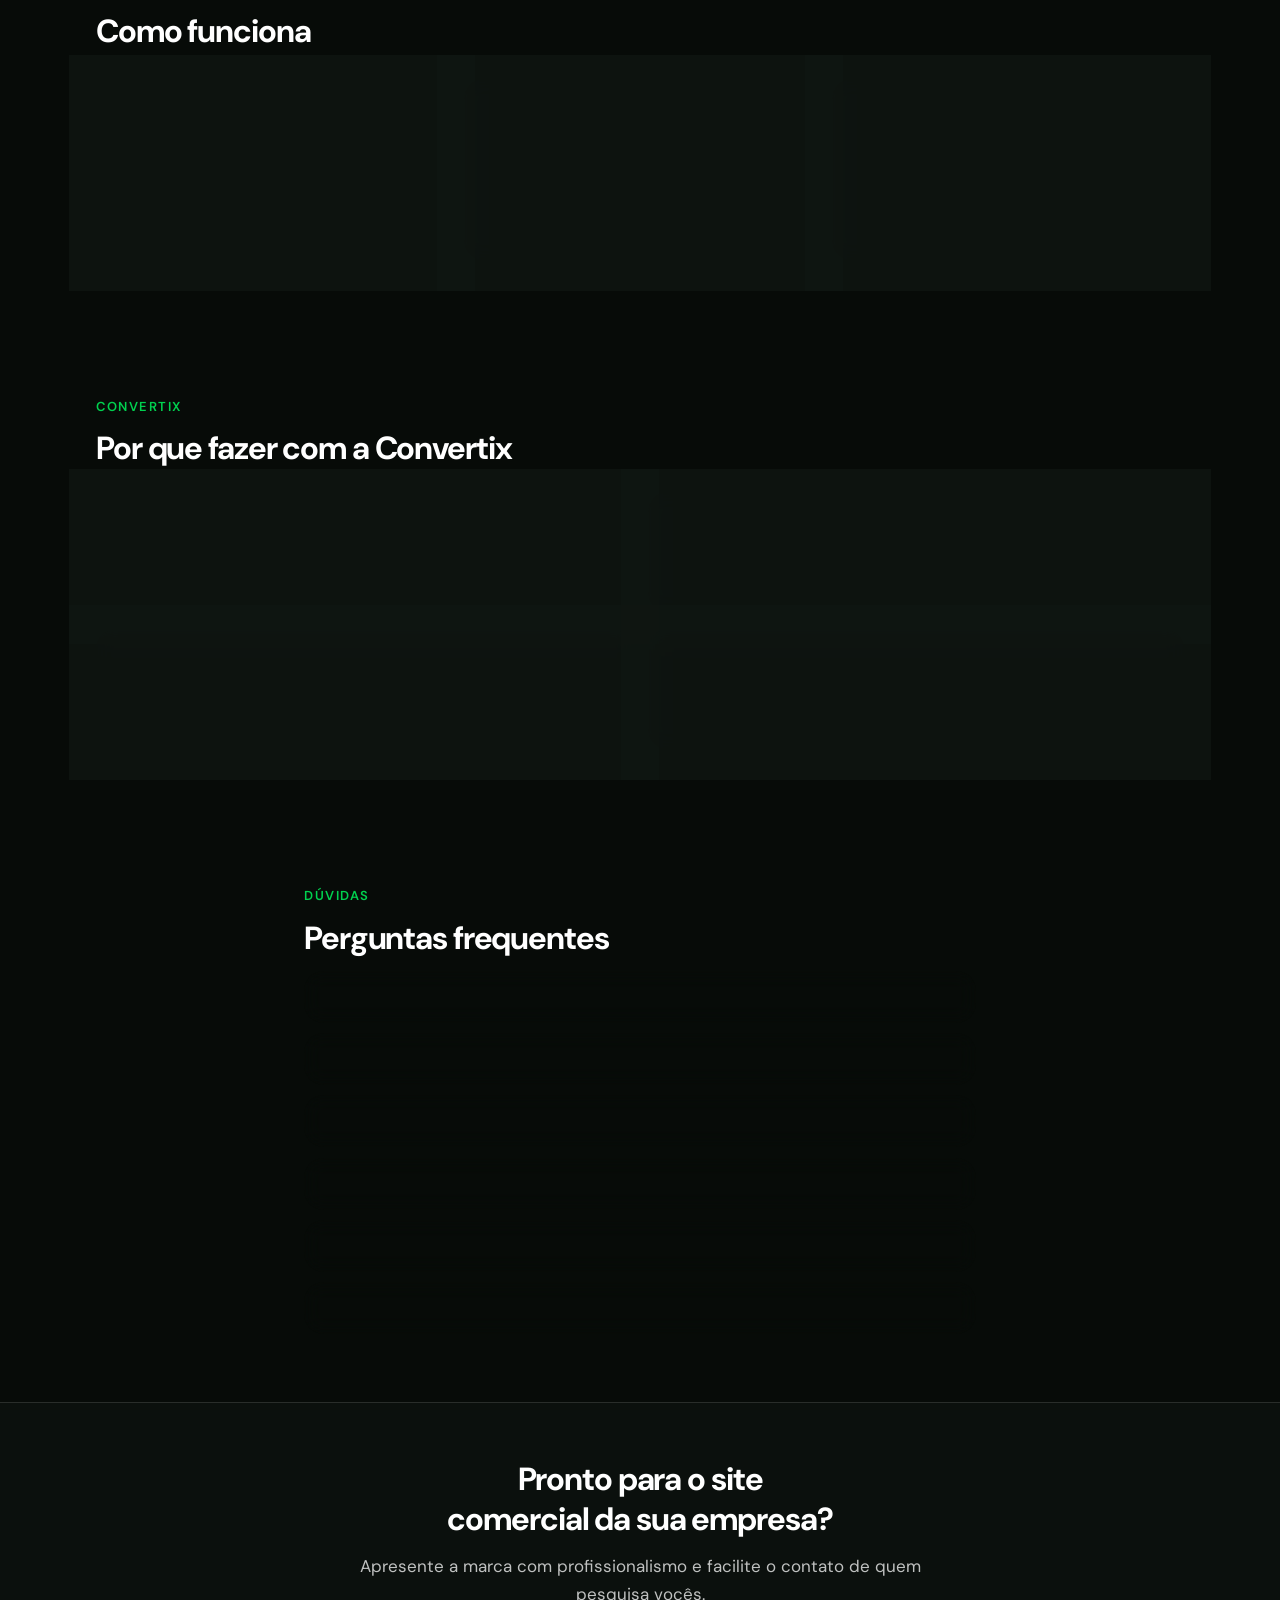
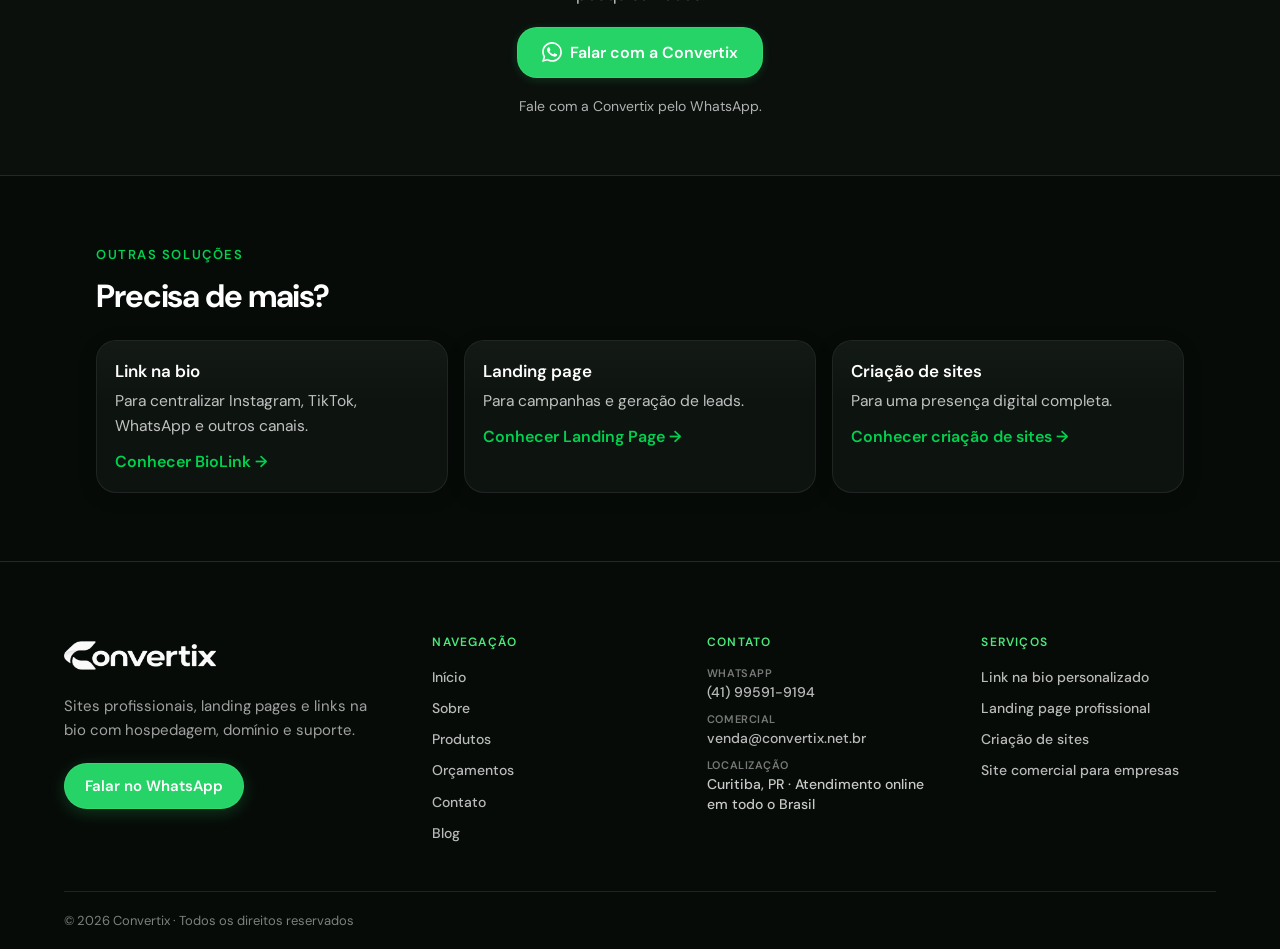
<file: site-comercial/index.html>
<!doctype html>
<html lang="pt-BR">
  <head>
    <meta charset="UTF-8" />
    <meta name="viewport" content="width=device-width, initial-scale=1.0, viewport-fit=cover" />
    <title>Site Comercial para Empresas | Convertix</title>
    <meta name="description" content="Site comercial para empresas que precisam de presença digital profissional. Páginas institucionais, gestor web, hospedagem e domínio inclusos." />
    <meta name="robots" content="index, follow" />
    <link rel="canonical" href="https://convertix.net.br/site-comercial/" />
    <meta name="theme-color" content="#070b08" />
    <meta property="og:locale" content="pt_BR" />
    <meta property="og:type" content="website" />
    <meta property="og:site_name" content="Convertix" />
    <meta property="og:title" content="Site Comercial para Empresas | Convertix" />
    <meta property="og:description" content="Site comercial para empresas que precisam de presença digital profissional. Páginas institucionais, gestor web, hospedagem e domínio inclusos." />
    <meta property="og:url" content="https://convertix.net.br/site-comercial/" />
    <meta property="og:image" content="https://convertix.net.br/assets/images/logos/logo_convertix_green.png" />
    <meta name="twitter:card" content="summary" />
    <meta name="twitter:title" content="Site Comercial para Empresas | Convertix" />
    <meta name="twitter:description" content="Site comercial para empresas que precisam de presença digital profissional. Páginas institucionais, gestor web, hospedagem e domínio inclusos." />
    <meta name="twitter:image" content="https://convertix.net.br/assets/images/logos/logo_convertix_green.png" />
    <link rel="icon" href="/assets/images/logos/icon_convertix_green.png" type="image/png" sizes="32x32" media="(prefers-color-scheme: light)" />
    <link rel="icon" href="/assets/images/logos/icon_convertix_white.png" type="image/png" sizes="32x32" media="(prefers-color-scheme: dark)" />
    <link rel="apple-touch-icon" href="/assets/images/logos/icon_convertix_green.png" />
    <link rel="preconnect" href="https://fonts.googleapis.com" />
    <link rel="preconnect" href="https://fonts.gstatic.com" crossorigin />
    <link href="https://fonts.googleapis.com/css2?family=DM+Sans:ital,opsz,wght@0,9..40,400;0,9..40,500;0,9..40,600;0,9..40,700&display=swap" rel="stylesheet" />
    <link rel="stylesheet" href="/css/home/home.css" />
    <link rel="stylesheet" href="/css/footer/footer.css" />
    <link rel="stylesheet" href="/css/servico/servico.css" />

    <script type="application/ld+json">{"@context":"https://schema.org","@type":"WebPage","name":"Site Comercial para Empresas | Convertix","url":"https://convertix.net.br/site-comercial/","isPartOf":{"@type":"WebSite","url":"https://convertix.net.br/"}}</script>
    <script type="application/ld+json">{"@context":"https://schema.org","@type":"FAQPage","mainEntity":[{"@type":"Question","name":"O que é um site comercial?","acceptedAnswer":{"@type":"Answer","text":"É o site da empresa: apresentação, serviços e contato, para quem pesquisa a marca encontrar uma presença profissional."}},{"@type":"Question","name":"Quanto custa um site comercial?","acceptedAnswer":{"@type":"Answer","text":"O plano de site institucional da Convertix, usado para o site comercial, custa a partir de R$ 1.199,99, com mensalidade de R$ 169,99, incluindo hospedagem, domínio, SSL e gestor web. O valor final depende da estrutura do projeto."}},{"@type":"Question","name":"Qual a diferença para a criação de sites?","acceptedAnswer":{"@type":"Answer","text":"É o mesmo tipo de entrega, com ênfase em quem precisa de um site comercial para a empresa aparecer com profissionalismo na internet."}},{"@type":"Question","name":"Posso ter um blog?","acceptedAnswer":{"@type":"Answer","text":"Sim. A estrutura inclui blog e gestor web para o time publicar conteúdos combinados."}},{"@type":"Question","name":"Funciona no celular?","acceptedAnswer":{"@type":"Answer","text":"Sim. O site é adaptado para celular, tablet e computador."}},{"@type":"Question","name":"Como faço para contratar?","acceptedAnswer":{"@type":"Answer","text":"Fale no WhatsApp e conte o que a empresa precisa mostrar. A Convertix monta o site e publica."}}]}</script>
  </head>
  <body>
    <a class="skip-link" href="#conteudo">Ir para o conteúdo</a>
    <header class="nav-float">
      <div class="nav-float__cluster">
        <div class="nav-float__dock nav-float__dock--desktop">
          <a href="#" class="whatsapp-float btn btn--whatsapp js-whatsapp" id="btn-whatsapp-float" aria-label="Chamar no WhatsApp">
            <svg class="btn__icon whatsapp-float__icon" width="22" height="22" viewBox="0 0 24 24" fill="currentColor" aria-hidden="true"><path d="M17.472 14.382c-.297-.149-1.758-.867-2.03-.967-.273-.099-.471-.148-.67.15-.197.297-.767.966-.94 1.164-.173.199-.347.223-.644.075-.297-.15-1.255-.463-2.39-1.475-.883-.788-1.48-1.761-1.653-2.059-.173-.297-.018-.458.13-.606.134-.133.298-.347.446-.52.149-.174.198-.298.298-.497.099-.198.05-.371-.025-.52-.075-.149-.669-1.612-.916-2.207-.242-.579-.487-.5-.669-.51-.173-.008-.371-.01-.57-.01-.198 0-.52.074-.792.372-.272.297-1.04 1.016-1.04 2.479 0 1.462 1.065 2.875 1.213 3.074.149.198 2.096 3.2 5.077 4.487.709.306 1.262.489 1.694.625.712.227 1.36.195 1.871.118.571-.085 1.758-.719 2.006-1.413.248-.694.248-1.289.173-1.413-.074-.124-.272-.198-.57-.347m-5.421 7.403h-.004a9.87 9.87 0 01-5.031-1.378l-.361-.214-3.741.982.998-3.648-.235-.374a9.86 9.86 0 01-1.51-5.26c.001-5.45 4.436-9.884 9.888-9.884 2.64 0 5.122 1.03 6.988 2.898a9.825 9.825 0 012.893 6.994c-.003 5.45-4.435 9.884-9.885 9.884m8.413-18.297A11.815 11.815 0 0012.05 0C5.495 0 .16 5.335.157 11.892c0 2.096.547 4.142 1.588 5.945L.057 24l6.305-1.654a11.882 11.882 0 005.683 1.448h.005c6.554 0 11.89-5.335 11.893-11.893a11.821 11.821 0 00-3.48-8.413z"/></svg>
            <span class="whatsapp-float__text">WhatsApp</span>
          </a>
          <nav class="nav glass" aria-label="Menu principal">
            <a href="/" class="nav__brand"><img class="nav__logo" src="/assets/images/logos/logo_convertix_white.png" alt="Convertix" width="120" height="32" decoding="async" /></a>
            <div class="nav__links-track">
              <span class="nav__indicator" aria-hidden="true"></span>
              <ul class="nav__links">
                <li><a href="/" class="nav__link">Início</a></li>
                <li><a href="/#sobre" class="nav__link">Sobre nós</a></li>
                <li><a href="/#produtos" class="nav__link">Produtos</a></li>
                <li><a href="/#time" class="nav__link">Nosso time</a></li>
                <li><a href="/#processo" class="nav__link">Passo a passo</a></li>
                <li><a href="/#planos" class="nav__link">Orçamentos</a></li>
                <li><a href="/#contato" class="nav__link">Contato</a></li>
                <li>
                  <a href="https://gestor.convertix.net.br/" class="nav__link nav__link--gestor" target="_blank" rel="noopener noreferrer">
                    <span class="nav__link-label nav__link-label--long">Entrar Gestor Web</span>
                    <span class="nav__link-label nav__link-label--short">Gestor Web</span>
                  </a>
                </li>
                <li><a href="#" class="nav__link nav__link--cta js-whatsapp">WhatsApp</a></li>
              </ul>
            </div>
          </nav>
        </div>
        <div class="nav-mobile-bar">
          <a href="#" class="nav-mobile-wa btn btn--whatsapp js-whatsapp" id="btn-whatsapp-mobile" aria-label="Chamar no WhatsApp">
            <svg class="btn__icon" width="22" height="22" viewBox="0 0 24 24" fill="currentColor" aria-hidden="true"><path d="M17.472 14.382c-.297-.149-1.758-.867-2.03-.967-.273-.099-.471-.148-.67.15-.197.297-.767.966-.94 1.164-.173.199-.347.223-.644.075-.297-.15-1.255-.463-2.39-1.475-.883-.788-1.48-1.761-1.653-2.059-.173-.297-.018-.458.13-.606.134-.133.298-.347.446-.52.149-.174.198-.298.298-.497.099-.198.05-.371-.025-.52-.075-.149-.669-1.612-.916-2.207-.242-.579-.487-.5-.669-.51-.173-.008-.371-.01-.57-.01-.198 0-.52.074-.792.372-.272.297-1.04 1.016-1.04 2.479 0 1.462 1.065 2.875 1.213 3.074.149.198 2.096 3.2 5.077 4.487.709.306 1.262.489 1.694.625.712.227 1.36.195 1.871.118.571-.085 1.758-.719 2.006-1.413.248-.694.248-1.289.173-1.413-.074-.124-.272-.198-.57-.347m-5.421 7.403h-.004a9.87 9.87 0 01-5.031-1.378l-.361-.214-3.741.982.998-3.648-.235-.374a9.86 9.86 0 01-1.51-5.26c.001-5.45 4.436-9.884 9.888-9.884 2.64 0 5.122 1.03 6.988 2.898a9.825 9.825 0 012.893 6.994c-.003 5.45-4.435 9.884-9.885 9.884m8.413-18.297A11.815 11.815 0 0012.05 0C5.495 0 .16 5.335.157 11.892c0 2.096.547 4.142 1.588 5.945L.057 24l6.305-1.654a11.882 11.882 0 005.683 1.448h.005c6.554 0 11.89-5.335 11.893-11.893a11.821 11.821 0 00-3.48-8.413z"/></svg>
          </a>
          <button type="button" class="nav-toggle glass" id="nav-toggle" aria-expanded="false" aria-controls="nav-drawer" aria-label="Abrir menu">
            <span class="nav-toggle__line" aria-hidden="true"></span>
            <span class="nav-toggle__line" aria-hidden="true"></span>
            <span class="nav-toggle__line" aria-hidden="true"></span>
          </button>
        </div>
      </div>
      <div class="nav-backdrop" id="nav-backdrop" aria-hidden="true"></div>
      <nav class="nav-drawer glass" id="nav-drawer" aria-label="Menu mobile" aria-hidden="true">
        <div class="nav-drawer__head">
          <a href="/" class="nav-drawer__brand"><img class="nav-drawer__logo" src="/assets/images/logos/logo_convertix_white.png" alt="Convertix" width="110" height="28" decoding="async" /></a>
          <button type="button" class="nav-drawer__close" id="nav-close" aria-label="Fechar menu"><span aria-hidden="true">×</span></button>
        </div>
        <ul class="nav-drawer__links">
          <li><a href="/" class="nav-drawer__link">Início</a></li>
          <li><a href="/#sobre" class="nav-drawer__link">Sobre nós</a></li>
          <li><a href="/#produtos" class="nav-drawer__link">Produtos</a></li>
          <li><a href="/#time" class="nav-drawer__link">Nosso time</a></li>
          <li><a href="/#processo" class="nav-drawer__link">Passo a passo</a></li>
          <li><a href="/#planos" class="nav-drawer__link">Orçamentos</a></li>
          <li><a href="/#contato" class="nav-drawer__link">Contato</a></li>
        </ul>
        <div class="nav-drawer__cta">
          <a href="https://gestor.convertix.net.br/" class="nav-drawer__gestor" target="_blank" rel="noopener noreferrer">
            <span class="nav-drawer__gestor-title">Entrar Gestor Web</span>
          </a>
        </div>
      </nav>
    </header>
    <main class="produto" id="conteudo">

      <section class="produto-hero">
        <div class="produto__wrap produto-hero__grid">
          <div>
            <p class="produto-hero__kicker">Site comercial</p>
            <h1>Site comercial para empresas que precisam de presença digital</h1>
            <p class="produto-hero__lead">Apresente sua empresa profissionalmente na internet. Um site comercial para quem pesquisa o nome encontrar serviços e contato.</p>
            <div class="produto-hero__actions">
              <a class="btn btn--whatsapp js-whatsapp" id="btn-whatsapp" href="#" data-whatsapp-message="Olá! Vi o serviço de site comercial da Convertix e gostaria de saber mais."><svg class="btn__icon" width="20" height="20" viewBox="0 0 24 24" fill="currentColor" aria-hidden="true"><path d="M17.472 14.382c-.297-.149-1.758-.867-2.03-.967-.273-.099-.471-.148-.67.15-.197.297-.767.966-.94 1.164-.173.199-.347.223-.644.075-.297-.15-1.255-.463-2.39-1.475-.883-.788-1.48-1.761-1.653-2.059-.173-.297-.018-.458.13-.606.134-.133.298-.347.446-.52.149-.174.198-.298.298-.497.099-.198.05-.371-.025-.52-.075-.149-.669-1.612-.916-2.207-.242-.579-.487-.5-.669-.51-.173-.008-.371-.01-.57-.01-.198 0-.52.074-.792.372-.272.297-1.04 1.016-1.04 2.479 0 1.462 1.065 2.875 1.213 3.074.149.198 2.096 3.2 5.077 4.487.709.306 1.262.489 1.694.625.712.227 1.36.195 1.871.118.571-.085 1.758-.719 2.006-1.413.248-.694.248-1.289.173-1.413-.074-.124-.272-.198-.57-.347m-5.421 7.403h-.004a9.87 9.87 0 01-5.031-1.378l-.361-.214-3.741.982.998-3.648-.235-.374a9.86 9.86 0 01-1.51-5.26c.001-5.45 4.436-9.884 9.888-9.884 2.64 0 5.122 1.03 6.988 2.898a9.825 9.825 0 012.893 6.994c-.003 5.45-4.435 9.884-9.885 9.884m8.413-18.297A11.815 11.815 0 0012.05 0C5.495 0 .16 5.335.157 11.892c0 2.096.547 4.142 1.588 5.945L.057 24l6.305-1.654a11.882 11.882 0 005.683 1.448h.005c6.554 0 11.89-5.335 11.893-11.893a11.821 11.821 0 00-3.48-8.413z"/></svg> Falar com a Convertix</a>
              <a class="btn glass btn--secondary" href="#preco">Ver investimento</a>
            </div>
            <p class="produto-hero__hint">Atendimento direto pelo WhatsApp. Tire suas dúvidas sobre o site da empresa.</p>
          </div>
          <aside class="mock mock--browser" aria-hidden="true">
            <div class="mock__bar"><span class="mock__dot"></span><span class="mock__dot"></span><span class="mock__dot"></span><span class="mock__url"></span></div>
            <div class="mock__page">
              <span class="mock__hero-line"></span>
              <span class="mock__hero-line mock__hero-line--short"></span>
              <span class="mock__cta"></span>
              <div class="mock__cols"><span class="mock__block"></span><span class="mock__block"></span><span class="mock__block"></span></div>
            </div>
          </aside>
        </div>
      </section>

      <section class="produto-demo" id="exemplos">
        <div class="produto__wrap">
          <header class="produto-demo__head">
            <p class="produto__eyebrow">Demonstração</p>
            <h2>Veja a cara de um site comercial</h2>
            <p>Páginas empresariais: quem somos, o que fazemos, como falar. O esquema é a estrutura do produto, sem inventar clientes.</p>
          </header>
          <aside class="mock mock--browser" aria-hidden="true">
            <div class="mock__bar"><span class="mock__dot"></span><span class="mock__dot"></span><span class="mock__dot"></span><span class="mock__url"></span></div>
            <div class="mock__page">
              <span class="mock__hero-line"></span>
              <span class="mock__hero-line mock__hero-line--short"></span>
              <span class="mock__cta"></span>
              <div class="mock__cols"><span class="mock__block"></span><span class="mock__block"></span><span class="mock__block"></span></div>
            </div>
          </aside>
        </div>
      </section>

      <section>
        <div class="produto__wrap produto-split">
          <div class="produto-panel produto-panel--problem glass">
            <p class="produto__eyebrow">O problema</p>
            <h2>Quem pesquisa a empresa não encontra site</h2>
            <p>O cliente compara fornecedores. Sem um site comercial, a empresa parece menor do que é — ou simplesmente não aparece.</p>
          </div>
          <div class="produto-panel glass">
            <p class="produto__eyebrow">A solução</p>
            <h2>Um site para a empresa se apresentar</h2>
            <p>O site comercial da Convertix organiza a apresentação, os serviços e o contato em um endereço profissional.</p>
          </div>
        </div>
      </section>

      <section class="produto-benefits">
        <div class="produto__wrap">
          <p class="produto__eyebrow">Benefícios</p>
          <h2>Por que a empresa precisa de um site comercial</h2>
          <div class="produto-benefits__grid">
            <article class="produto-card glass"><h3>Credibilidade na pesquisa</h3><p>Quem busca o nome da empresa encontra uma presença alinhada ao negócio.</p></article>
            <article class="produto-card glass"><h3>Serviços no lugar certo</h3><p>Páginas para explicar o que vocês fazem, sem depender de um post que some.</p></article>
            <article class="produto-card glass"><h3>Contato comercial</h3><p>WhatsApp e formulário para o visitante virar conversa.</p></article>
            <article class="produto-card glass"><h3>Time atualiza o conteúdo</h3><p>Gestor web incluso para textos e blog, sem pedir código a cada alteração.</p></article>
            <article class="produto-card glass"><h3>Visual da marca</h3><p>Design alinhado à identidade da empresa, não um tema genérico.</p></article>
            <article class="produto-card glass"><h3>Infraestrutura no plano</h3><p>Hospedagem, domínio e SSL inclusos na mensalidade.</p></article>
          </div>
        </div>
      </section>
      <section class="produto-midcta">
        <div class="produto__wrap produto__wrap--narrow">
          <a class="btn btn--whatsapp js-whatsapp" href="#" data-whatsapp-message="Olá! Vi o serviço de site comercial da Convertix e gostaria de saber mais."><svg class="btn__icon" width="20" height="20" viewBox="0 0 24 24" fill="currentColor" aria-hidden="true"><path d="M17.472 14.382c-.297-.149-1.758-.867-2.03-.967-.273-.099-.471-.148-.67.15-.197.297-.767.966-.94 1.164-.173.199-.347.223-.644.075-.297-.15-1.255-.463-2.39-1.475-.883-.788-1.48-1.761-1.653-2.059-.173-.297-.018-.458.13-.606.134-.133.298-.347.446-.52.149-.174.198-.298.298-.497.099-.198.05-.371-.025-.52-.075-.149-.669-1.612-.916-2.207-.242-.579-.487-.5-.669-.51-.173-.008-.371-.01-.57-.01-.198 0-.52.074-.792.372-.272.297-1.04 1.016-1.04 2.479 0 1.462 1.065 2.875 1.213 3.074.149.198 2.096 3.2 5.077 4.487.709.306 1.262.489 1.694.625.712.227 1.36.195 1.871.118.571-.085 1.758-.719 2.006-1.413.248-.694.248-1.289.173-1.413-.074-.124-.272-.198-.57-.347m-5.421 7.403h-.004a9.87 9.87 0 01-5.031-1.378l-.361-.214-3.741.982.998-3.648-.235-.374a9.86 9.86 0 01-1.51-5.26c.001-5.45 4.436-9.884 9.888-9.884 2.64 0 5.122 1.03 6.988 2.898a9.825 9.825 0 012.893 6.994c-.003 5.45-4.435 9.884-9.885 9.884m8.413-18.297A11.815 11.815 0 0012.05 0C5.495 0 .16 5.335.157 11.892c0 2.096.547 4.142 1.588 5.945L.057 24l6.305-1.654a11.882 11.882 0 005.683 1.448h.005c6.554 0 11.89-5.335 11.893-11.893a11.821 11.821 0 00-3.48-8.413z"/></svg> Falar com a Convertix</a>
          <p class="produto-hero__hint">Tire suas dúvidas sobre o site da empresa.</p>
        </div>
      </section>

      <section class="produto-includes">
        <div class="produto__wrap produto__wrap--narrow">
          <p class="produto__eyebrow">Incluso</p>
          <h2>O site comercial inclui</h2>
          <ul>
            <li>Páginas institucionais da empresa</li>
            <li>Estrutura com as seções que o negócio precisa</li>
            <li>Blog e gestor web</li>
            <li>Hospedagem, domínio e SSL</li>
            <li>Layout para celular, tablet e computador</li>
            <li>Caminho de contato no site</li>
          </ul>
        </div>
      </section>

      <section class="produto-price" id="preco">
        <div class="produto__wrap">
          <p class="produto__eyebrow">Investimento</p>
          <h2>Site comercial</h2>
          <div class="produto-price__box glass">
            <p class="produto-price__from">A partir de</p>
            <p class="produto-price__value">R$ 1.199,99</p>
            <p class="produto-price__monthly">Mensalidade R$ 169,99<span class="produto-price__period">/mês</span></p>
            <p class="produto-price__note">Hospedagem, domínio e manutenção inclusos.<br>O valor depende da estrutura do projeto.</p>
            <a class="btn btn--whatsapp js-whatsapp" href="#" data-whatsapp-message="Olá! Vi o serviço de site comercial da Convertix e gostaria de saber mais."><svg class="btn__icon" width="20" height="20" viewBox="0 0 24 24" fill="currentColor" aria-hidden="true"><path d="M17.472 14.382c-.297-.149-1.758-.867-2.03-.967-.273-.099-.471-.148-.67.15-.197.297-.767.966-.94 1.164-.173.199-.347.223-.644.075-.297-.15-1.255-.463-2.39-1.475-.883-.788-1.48-1.761-1.653-2.059-.173-.297-.018-.458.13-.606.134-.133.298-.347.446-.52.149-.174.198-.298.298-.497.099-.198.05-.371-.025-.52-.075-.149-.669-1.612-.916-2.207-.242-.579-.487-.5-.669-.51-.173-.008-.371-.01-.57-.01-.198 0-.52.074-.792.372-.272.297-1.04 1.016-1.04 2.479 0 1.462 1.065 2.875 1.213 3.074.149.198 2.096 3.2 5.077 4.487.709.306 1.262.489 1.694.625.712.227 1.36.195 1.871.118.571-.085 1.758-.719 2.006-1.413.248-.694.248-1.289.173-1.413-.074-.124-.272-.198-.57-.347m-5.421 7.403h-.004a9.87 9.87 0 01-5.031-1.378l-.361-.214-3.741.982.998-3.648-.235-.374a9.86 9.86 0 01-1.51-5.26c.001-5.45 4.436-9.884 9.888-9.884 2.64 0 5.122 1.03 6.988 2.898a9.825 9.825 0 012.893 6.994c-.003 5.45-4.435 9.884-9.885 9.884m8.413-18.297A11.815 11.815 0 0012.05 0C5.495 0 .16 5.335.157 11.892c0 2.096.547 4.142 1.588 5.945L.057 24l6.305-1.654a11.882 11.882 0 005.683 1.448h.005c6.554 0 11.89-5.335 11.893-11.893a11.821 11.821 0 00-3.48-8.413z"/></svg> Falar com a Convertix</a>
          </div>
        </div>
      </section>

      <section class="produto-steps">
        <div class="produto__wrap">
          <p class="produto__eyebrow">Processo</p>
          <h2>Como funciona</h2>
          <ol>
            <li class="produto-step glass"><span class="produto-step__num">01</span><h3>Você fala com a gente</h3><p>Conte no WhatsApp o que a empresa precisa mostrar no site.</p></li>
            <li class="produto-step glass"><span class="produto-step__num">02</span><h3>Criamos o site comercial</h3><p>A Convertix organiza as páginas, o visual e a publicação.</p></li>
            <li class="produto-step glass"><span class="produto-step__num">03</span><h3>A empresa entra no ar</h3><p>Depois da aprovação, o site fica disponível para quem pesquisar a marca.</p></li>
          </ol>
        </div>
      </section>

      <section>
        <div class="produto__wrap">
          <p class="produto__eyebrow">Convertix</p>
          <h2>Por que fazer com a Convertix</h2>
          <div class="produto-diff__grid">
            <article class="produto-card glass"><h3>Foco em empresas</h3><p>Site comercial para quem precisa aparecer com profissionalismo, não só postar.</p></article>
            <article class="produto-card glass"><h3>Atendimento pelo WhatsApp</h3><p>Conversa direta com quem entrega o projeto.</p></article>
            <article class="produto-card glass"><h3>Projetos personalizados</h3><p>Páginas e visual alinhados à marca da empresa.</p></article>
            <article class="produto-card glass"><h3>Pode combinar com campanha</h3><p>Se o momento for anúncio, a landing page trabalha junto com o site comercial.</p></article>
          </div>
        </div>
      </section>

      <section>
        <div class="produto__wrap produto__wrap--narrow">
          <p class="produto__eyebrow">Dúvidas</p>
          <h2>Perguntas frequentes</h2>
          <div class="servico-faq">
          <details class="glass"><summary>O que é um site comercial?</summary><p>É o site da empresa: apresentação, serviços e contato, para quem pesquisa a marca encontrar uma presença profissional.</p></details>
          <details class="glass"><summary>Quanto custa um site comercial?</summary><p>O plano de site institucional da Convertix, usado para o site comercial, custa a partir de R$ 1.199,99, com mensalidade de R$ 169,99, incluindo hospedagem, domínio, SSL e gestor web. O valor final depende da estrutura do projeto.</p></details>
          <details class="glass"><summary>Qual a diferença para a criação de sites?</summary><p>É o mesmo tipo de entrega, com ênfase em quem precisa de um site comercial para a empresa aparecer com profissionalismo na internet.</p></details>
          <details class="glass"><summary>Posso ter um blog?</summary><p>Sim. A estrutura inclui blog e gestor web para o time publicar conteúdos combinados.</p></details>
          <details class="glass"><summary>Funciona no celular?</summary><p>Sim. O site é adaptado para celular, tablet e computador.</p></details>
          <details class="glass"><summary>Como faço para contratar?</summary><p>Fale no WhatsApp e conte o que a empresa precisa mostrar. A Convertix monta o site e publica.</p></details>
          </div>
        </div>
      </section>

      <section class="produto-final">
        <div class="produto__wrap produto__wrap--narrow">
          <h2>Pronto para o site comercial da sua empresa?</h2>
          <p>Apresente a marca com profissionalismo e facilite o contato de quem pesquisa vocês.</p>
          <a class="btn btn--whatsapp js-whatsapp" href="#" data-whatsapp-message="Olá! Vi o serviço de site comercial da Convertix e gostaria de saber mais."><svg class="btn__icon" width="20" height="20" viewBox="0 0 24 24" fill="currentColor" aria-hidden="true"><path d="M17.472 14.382c-.297-.149-1.758-.867-2.03-.967-.273-.099-.471-.148-.67.15-.197.297-.767.966-.94 1.164-.173.199-.347.223-.644.075-.297-.15-1.255-.463-2.39-1.475-.883-.788-1.48-1.761-1.653-2.059-.173-.297-.018-.458.13-.606.134-.133.298-.347.446-.52.149-.174.198-.298.298-.497.099-.198.05-.371-.025-.52-.075-.149-.669-1.612-.916-2.207-.242-.579-.487-.5-.669-.51-.173-.008-.371-.01-.57-.01-.198 0-.52.074-.792.372-.272.297-1.04 1.016-1.04 2.479 0 1.462 1.065 2.875 1.213 3.074.149.198 2.096 3.2 5.077 4.487.709.306 1.262.489 1.694.625.712.227 1.36.195 1.871.118.571-.085 1.758-.719 2.006-1.413.248-.694.248-1.289.173-1.413-.074-.124-.272-.198-.57-.347m-5.421 7.403h-.004a9.87 9.87 0 01-5.031-1.378l-.361-.214-3.741.982.998-3.648-.235-.374a9.86 9.86 0 01-1.51-5.26c.001-5.45 4.436-9.884 9.888-9.884 2.64 0 5.122 1.03 6.988 2.898a9.825 9.825 0 012.893 6.994c-.003 5.45-4.435 9.884-9.885 9.884m8.413-18.297A11.815 11.815 0 0012.05 0C5.495 0 .16 5.335.157 11.892c0 2.096.547 4.142 1.588 5.945L.057 24l6.305-1.654a11.882 11.882 0 005.683 1.448h.005c6.554 0 11.89-5.335 11.893-11.893a11.821 11.821 0 00-3.48-8.413z"/></svg> Falar com a Convertix</a>
          <p class="produto-hero__hint">Fale com a Convertix pelo WhatsApp.</p>
        </div>
      </section>

      <section class="produto-more">
        <div class="produto__wrap">
          <p class="produto__eyebrow">Outras soluções</p>
          <h2>Precisa de mais?</h2>
          <div class="produto-more__grid">
            <a class="produto-card glass" href="/link-na-bio/"><h3>Link na bio</h3><p>Para centralizar Instagram, TikTok, WhatsApp e outros canais.</p><span>Conhecer BioLink →</span></a>
            <a class="produto-card glass" href="/landing-page/"><h3>Landing page</h3><p>Para campanhas e geração de leads.</p><span>Conhecer Landing Page →</span></a>
            <a class="produto-card glass" href="/criacao-de-sites/"><h3>Criação de sites</h3><p>Para uma presença digital completa.</p><span>Conhecer criação de sites →</span></a>
          </div>
        </div>
      </section>

    </main>
    <a class="wa-dock js-whatsapp" href="#" data-whatsapp-message="Olá! Vi o serviço de site comercial da Convertix e gostaria de saber mais." aria-label="Abrir WhatsApp para saber mais sobre site comercial"><svg class="btn__icon" width="20" height="20" viewBox="0 0 24 24" fill="currentColor" aria-hidden="true"><path d="M17.472 14.382c-.297-.149-1.758-.867-2.03-.967-.273-.099-.471-.148-.67.15-.197.297-.767.966-.94 1.164-.173.199-.347.223-.644.075-.297-.15-1.255-.463-2.39-1.475-.883-.788-1.48-1.761-1.653-2.059-.173-.297-.018-.458.13-.606.134-.133.298-.347.446-.52.149-.174.198-.298.298-.497.099-.198.05-.371-.025-.52-.075-.149-.669-1.612-.916-2.207-.242-.579-.487-.5-.669-.51-.173-.008-.371-.01-.57-.01-.198 0-.52.074-.792.372-.272.297-1.04 1.016-1.04 2.479 0 1.462 1.065 2.875 1.213 3.074.149.198 2.096 3.2 5.077 4.487.709.306 1.262.489 1.694.625.712.227 1.36.195 1.871.118.571-.085 1.758-.719 2.006-1.413.248-.694.248-1.289.173-1.413-.074-.124-.272-.198-.57-.347m-5.421 7.403h-.004a9.87 9.87 0 01-5.031-1.378l-.361-.214-3.741.982.998-3.648-.235-.374a9.86 9.86 0 01-1.51-5.26c.001-5.45 4.436-9.884 9.888-9.884 2.64 0 5.122 1.03 6.988 2.898a9.825 9.825 0 012.893 6.994c-.003 5.45-4.435 9.884-9.885 9.884m8.413-18.297A11.815 11.815 0 0012.05 0C5.495 0 .16 5.335.157 11.892c0 2.096.547 4.142 1.588 5.945L.057 24l6.305-1.654a11.882 11.882 0 005.683 1.448h.005c6.554 0 11.89-5.335 11.893-11.893a11.821 11.821 0 00-3.48-8.413z"/></svg></a>
    <footer class="site-footer">
      <div class="site-footer__inner">
        <div class="site-footer__top">
          <div class="site-footer__brand">
            <a href="/" class="site-footer__brand-link">
              <img class="site-footer__logo" src="/assets/images/logos/logo_convertix_white.png" alt="Convertix" width="120" height="32" decoding="async" />
            </a>
            <p class="site-footer__tagline">Sites profissionais, landing pages e links na bio com hospedagem, domínio e suporte.</p>
            <div class="site-footer__actions">
              <a href="#" class="btn btn--whatsapp site-footer__cta js-whatsapp">Falar no WhatsApp</a>
            </div>
          </div>
          <nav class="site-footer__col" aria-label="Links do site">
            <h2 class="site-footer__heading">Navegação</h2>
            <ul class="site-footer__list">
              <li><a href="/">Início</a></li>
              <li><a href="/#sobre">Sobre</a></li>
              <li><a href="/#produtos">Produtos</a></li>
              <li><a href="/#planos">Orçamentos</a></li>
              <li><a href="/#contato">Contato</a></li>
              <li><a href="/blog/">Blog</a></li>
            </ul>
          </nav>
          <div class="site-footer__col">
            <h2 class="site-footer__heading">Contato</h2>
            <ul class="site-footer__list">
              <li class="site-footer__item"><span class="site-footer__item-label">WhatsApp</span><a href="https://wa.me/554195919194" target="_blank" rel="noopener noreferrer">(41) 99591-9194</a></li>
              <li class="site-footer__item"><span class="site-footer__item-label">Comercial</span><a href="mailto:venda@convertix.net.br">venda@convertix.net.br</a></li>
              <li class="site-footer__item"><span class="site-footer__item-label">Localização</span><span class="site-footer__item-text">Curitiba, PR · Atendimento online em todo o Brasil</span></li>
            </ul>
          </div>
          <div class="site-footer__col">
            <h2 class="site-footer__heading">Serviços</h2>
            <ul class="site-footer__list">
              <li><a href="/link-na-bio/">Link na bio personalizado</a></li>
              <li><a href="/landing-page/">Landing page profissional</a></li>
              <li><a href="/criacao-de-sites/">Criação de sites</a></li>
              <li><a href="/site-comercial/">Site comercial para empresas</a></li>
            </ul>
          </div>
        </div>
        <div class="site-footer__bottom">
          <p class="site-footer__copy">© <span id="ano-atual"></span> Convertix · Todos os direitos reservados</p>
        </div>
      </div>
    </footer>
    <script src="/js/config/whatsapp.config.js"></script>
    <script>window.WHATSAPP_MESSAGE = "Olá! Vi o serviço de site comercial da Convertix e gostaria de saber mais.";</script>
    <script src="/js/home/home.js"></script>
    <script src="/js/sobre/sobre.js"></script>
  </body>
</html>
</file>
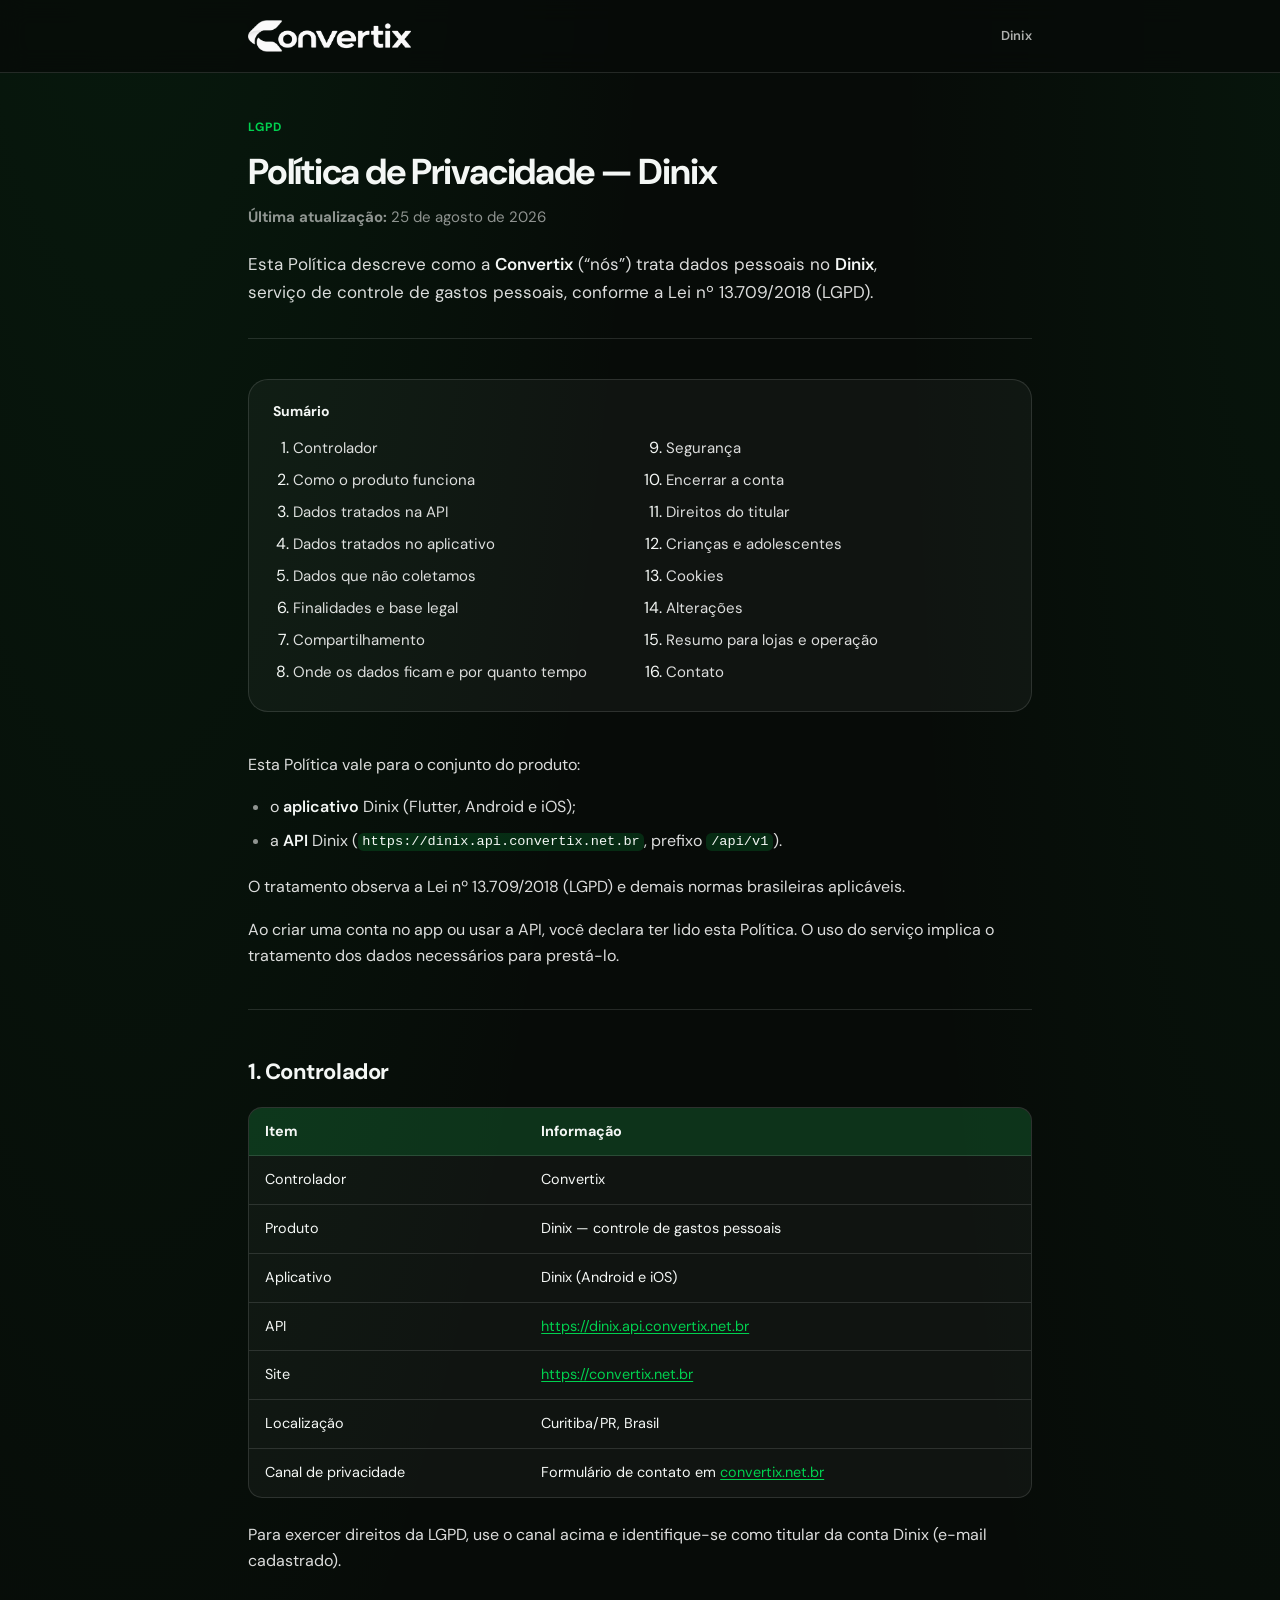
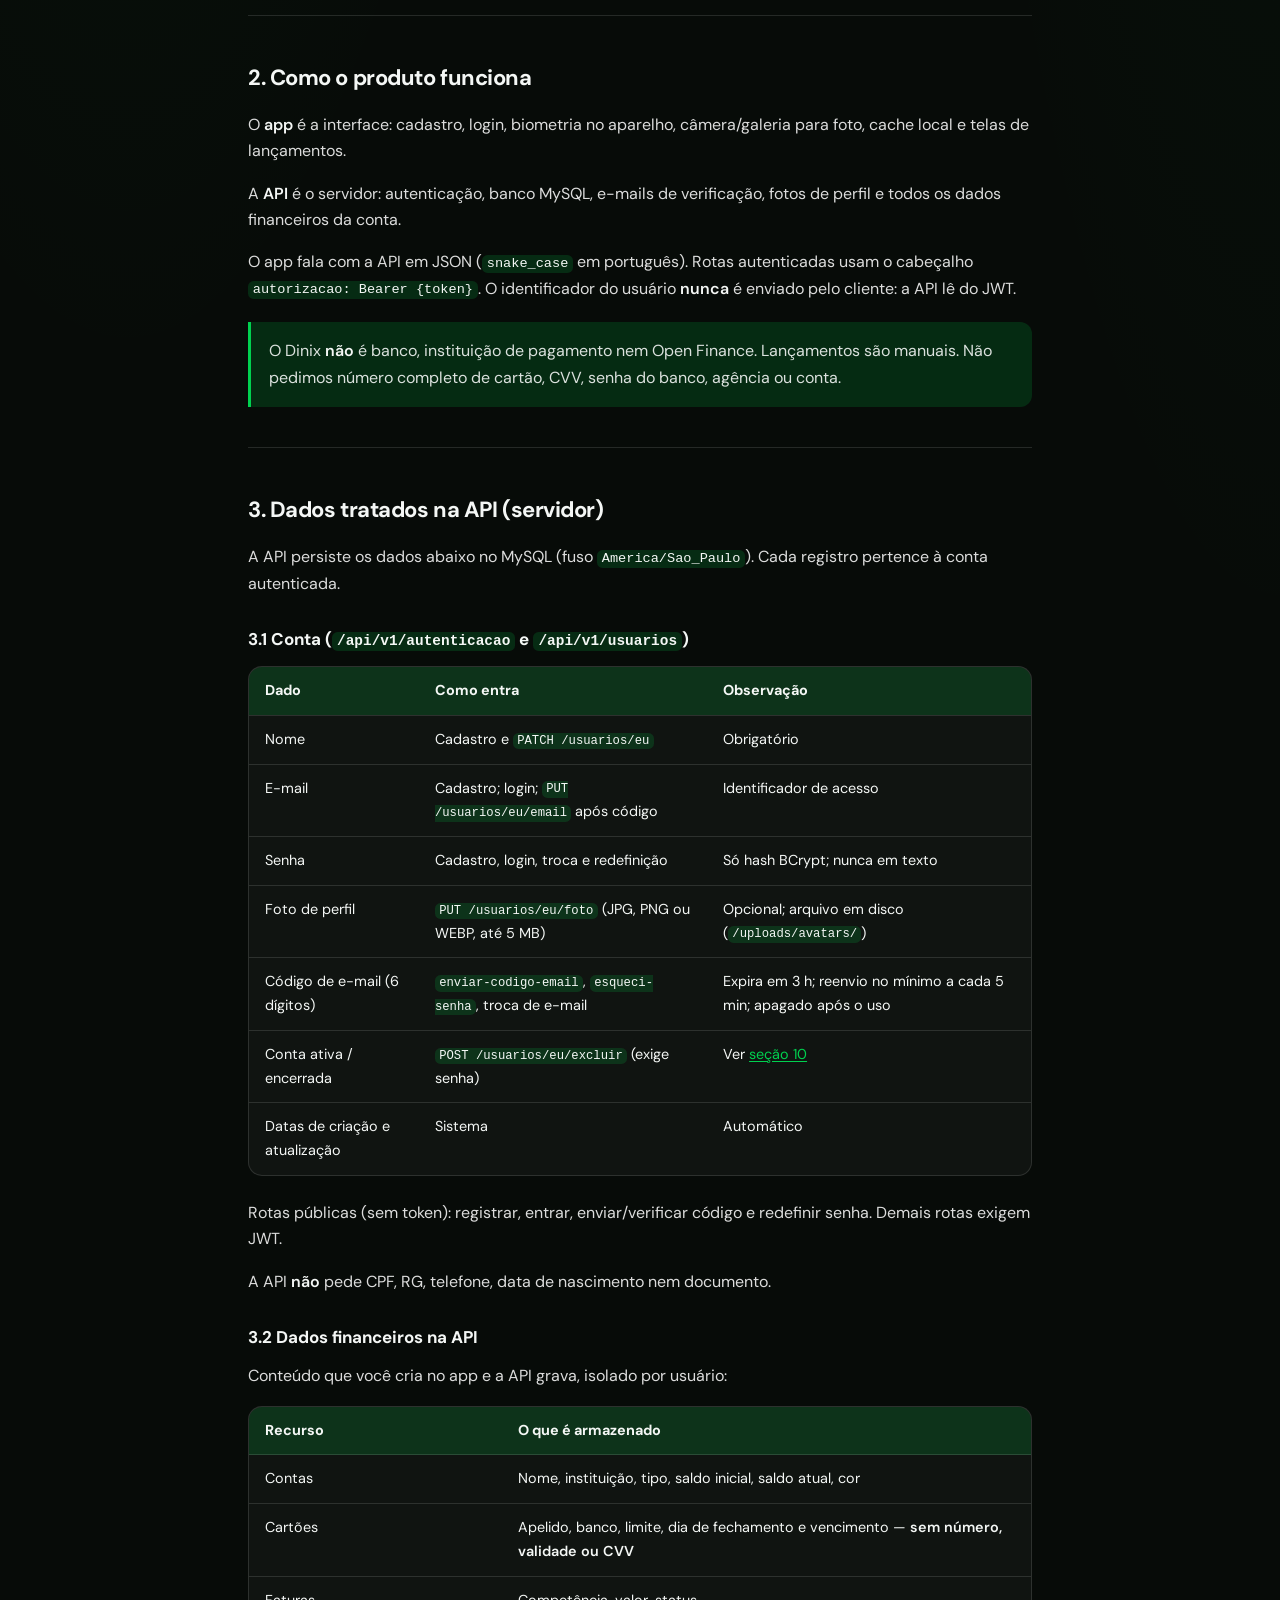
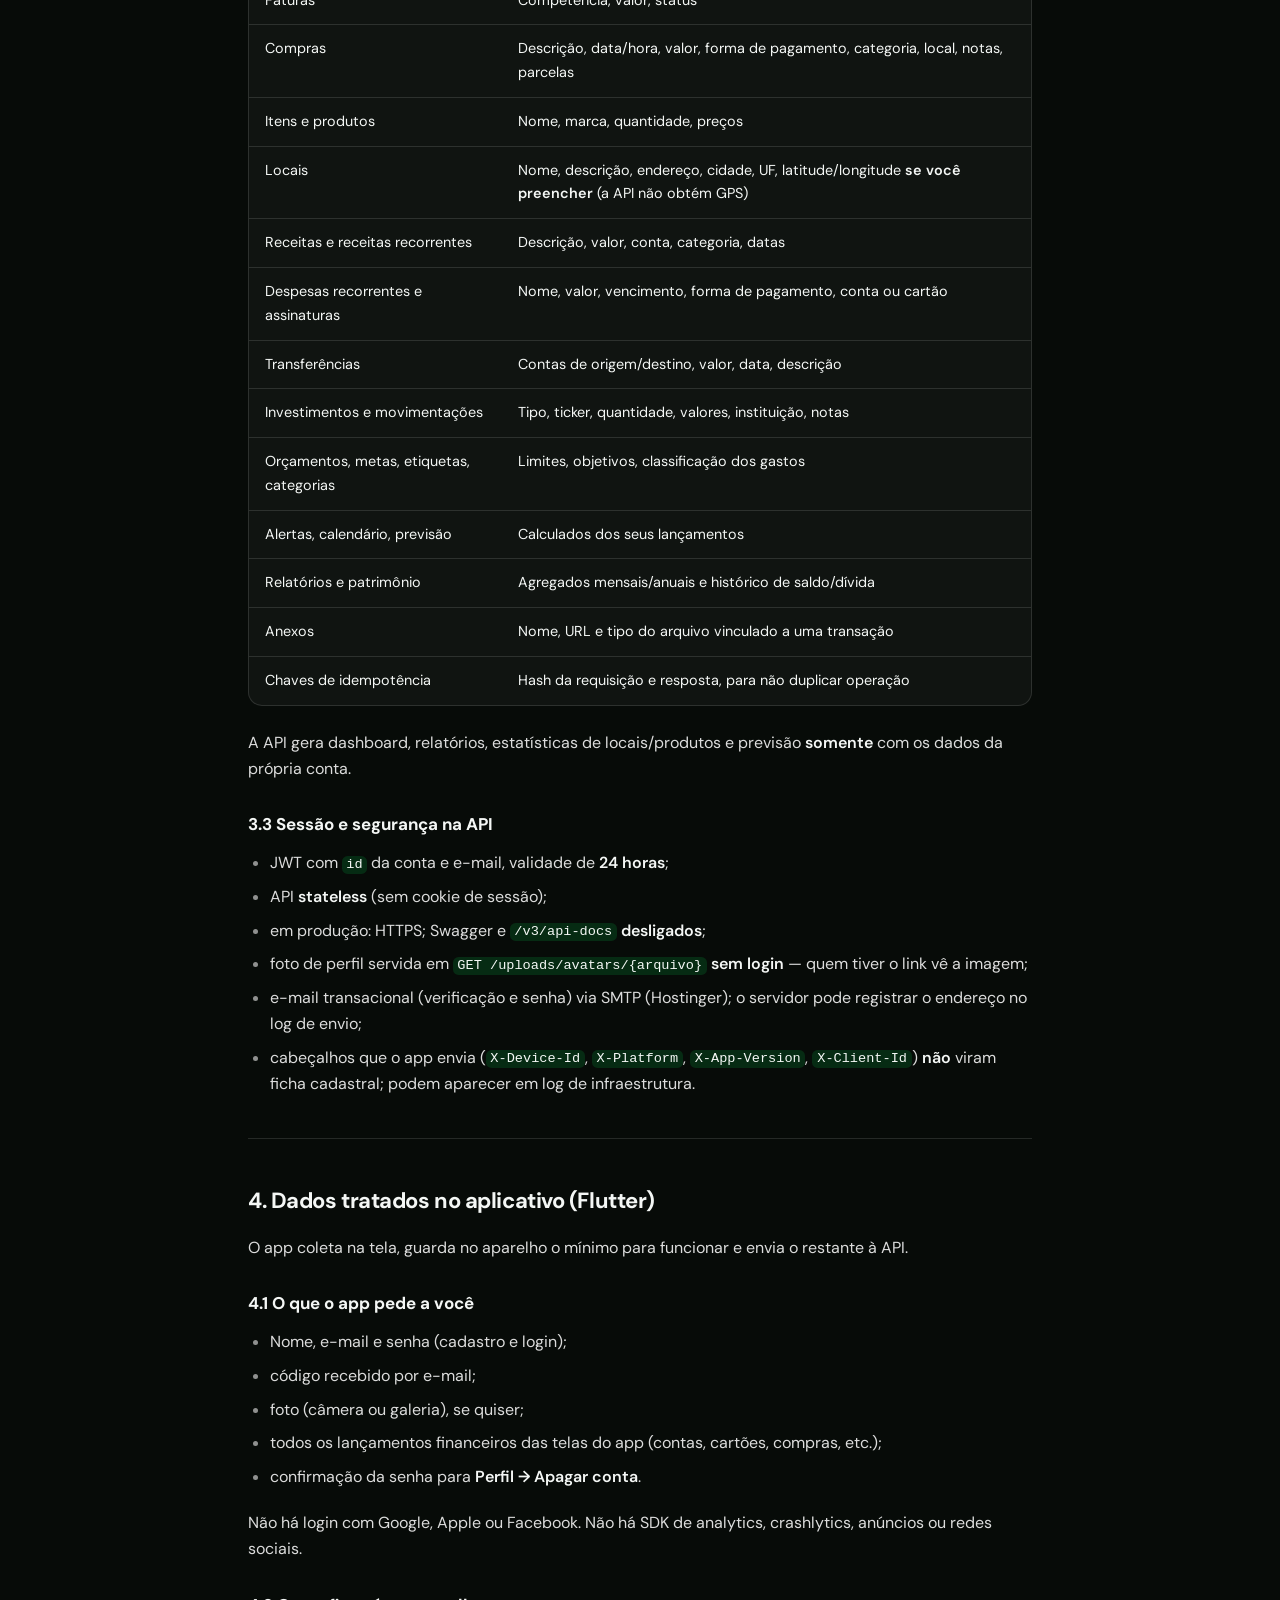
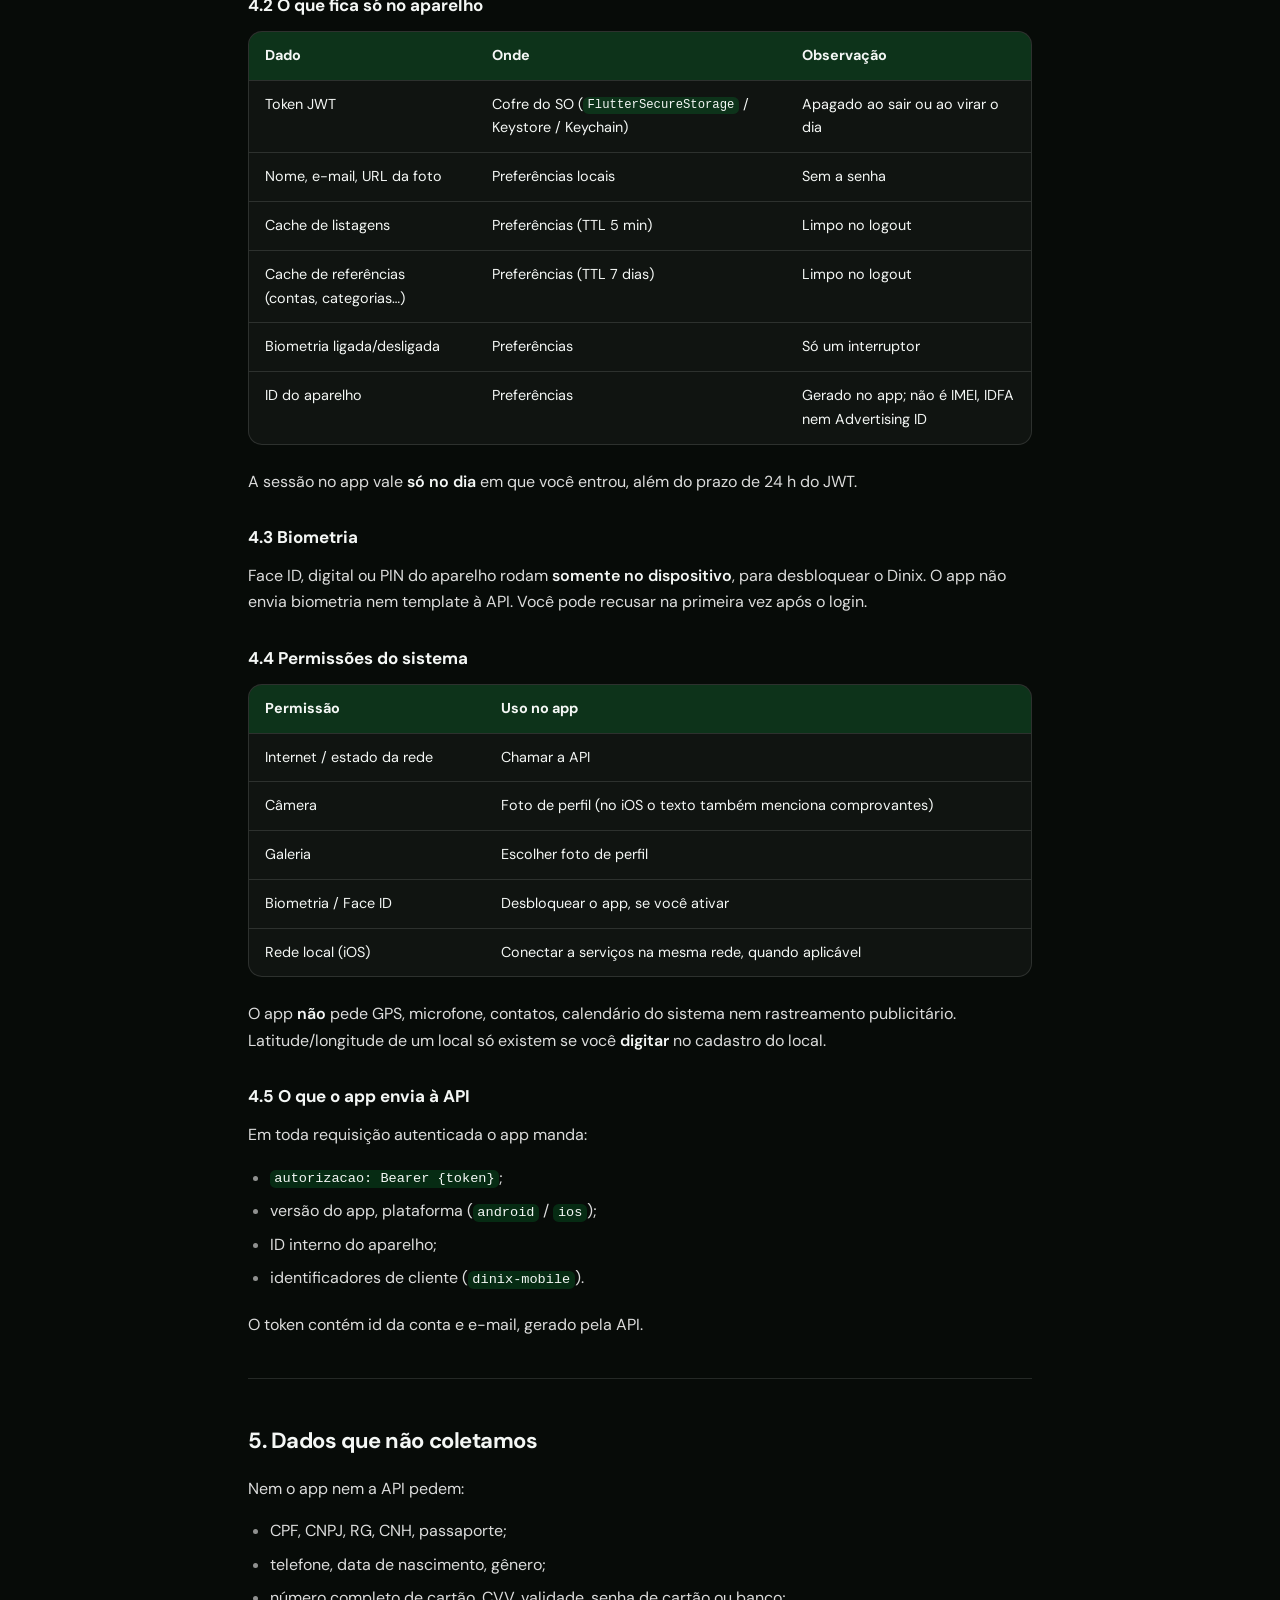
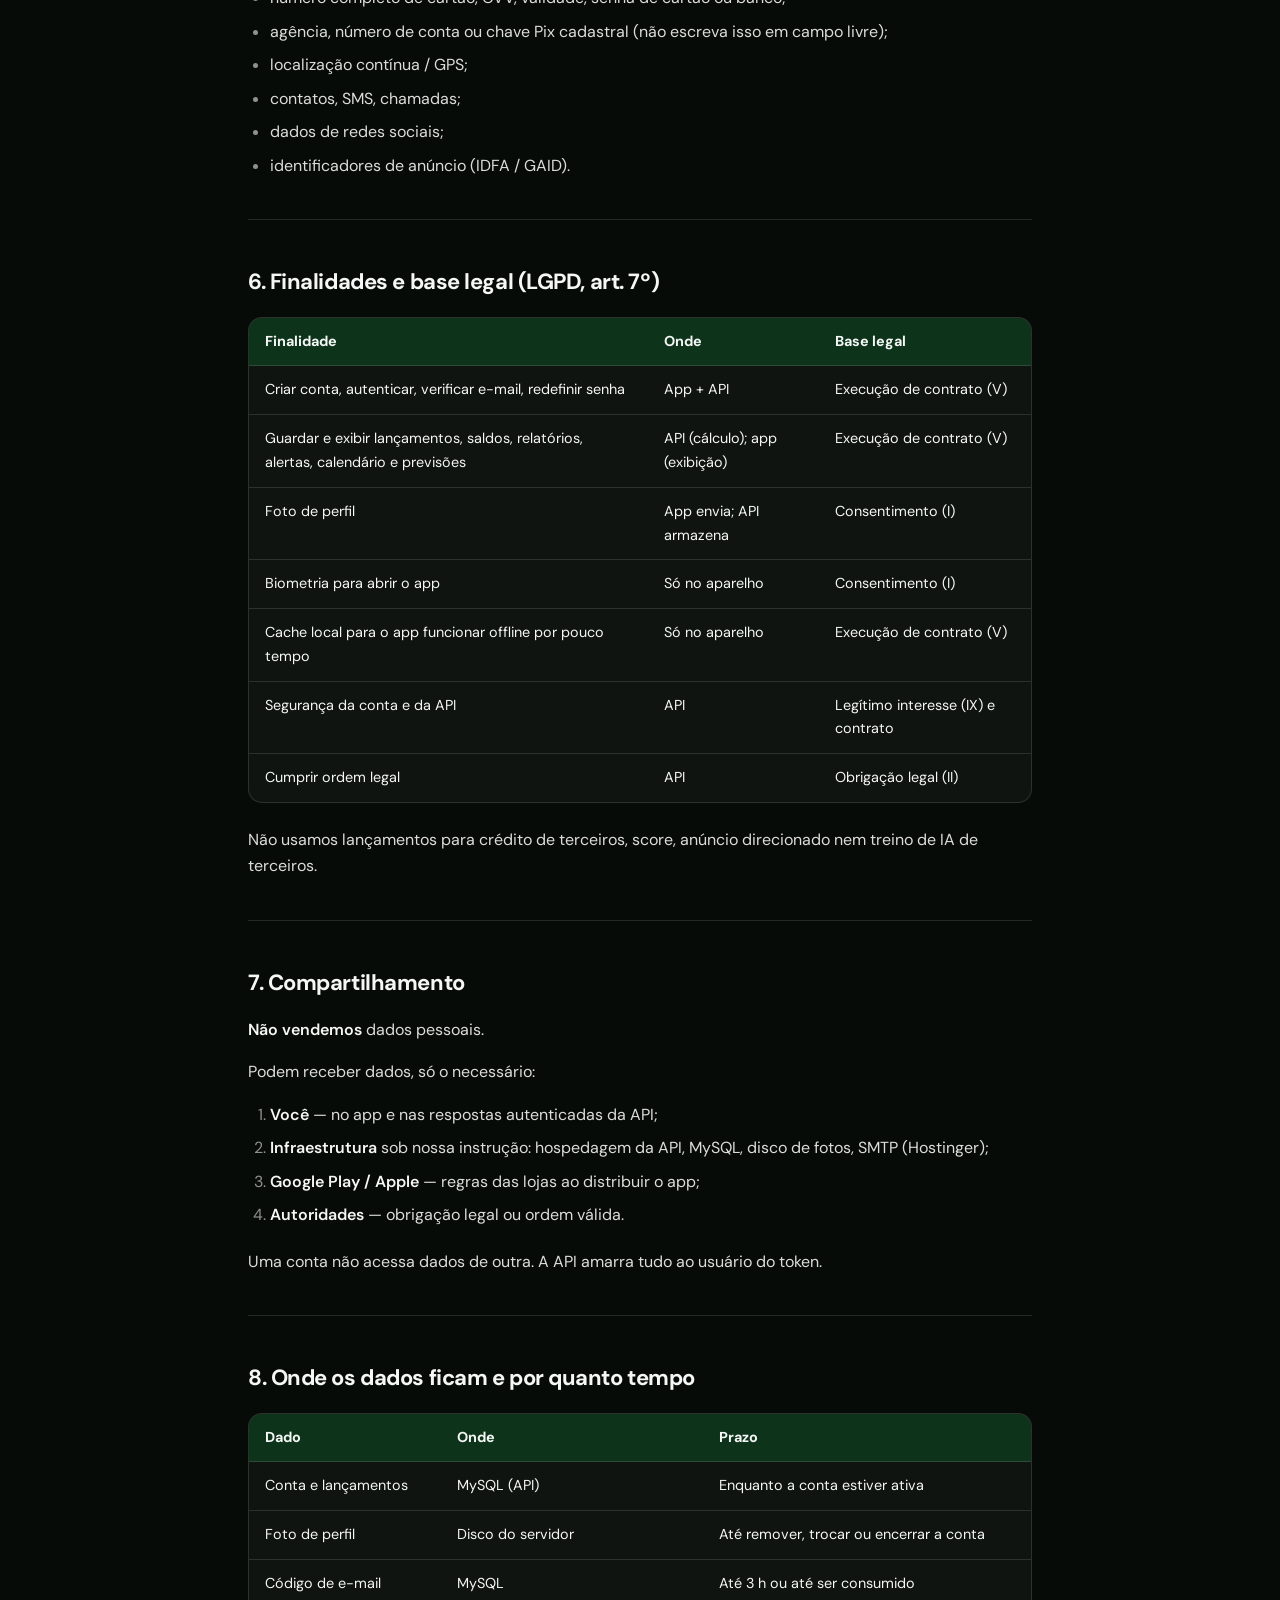
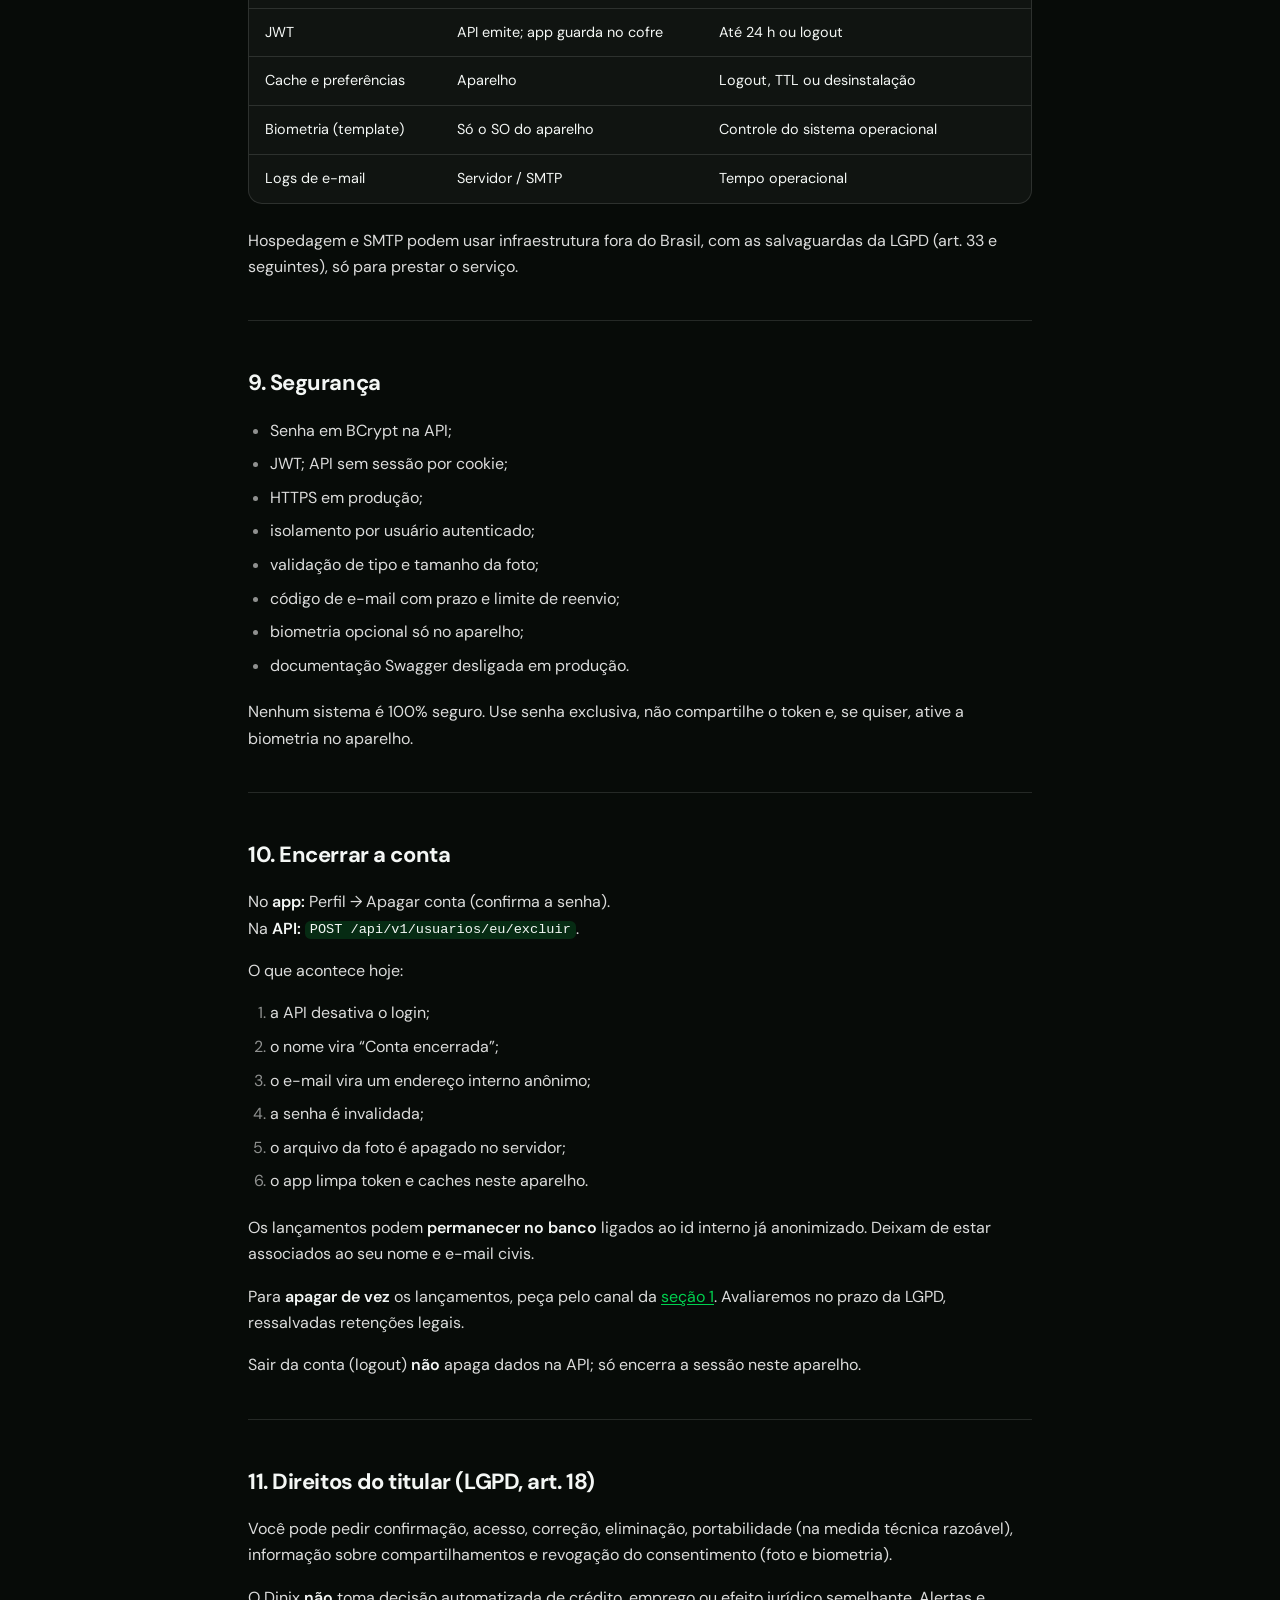
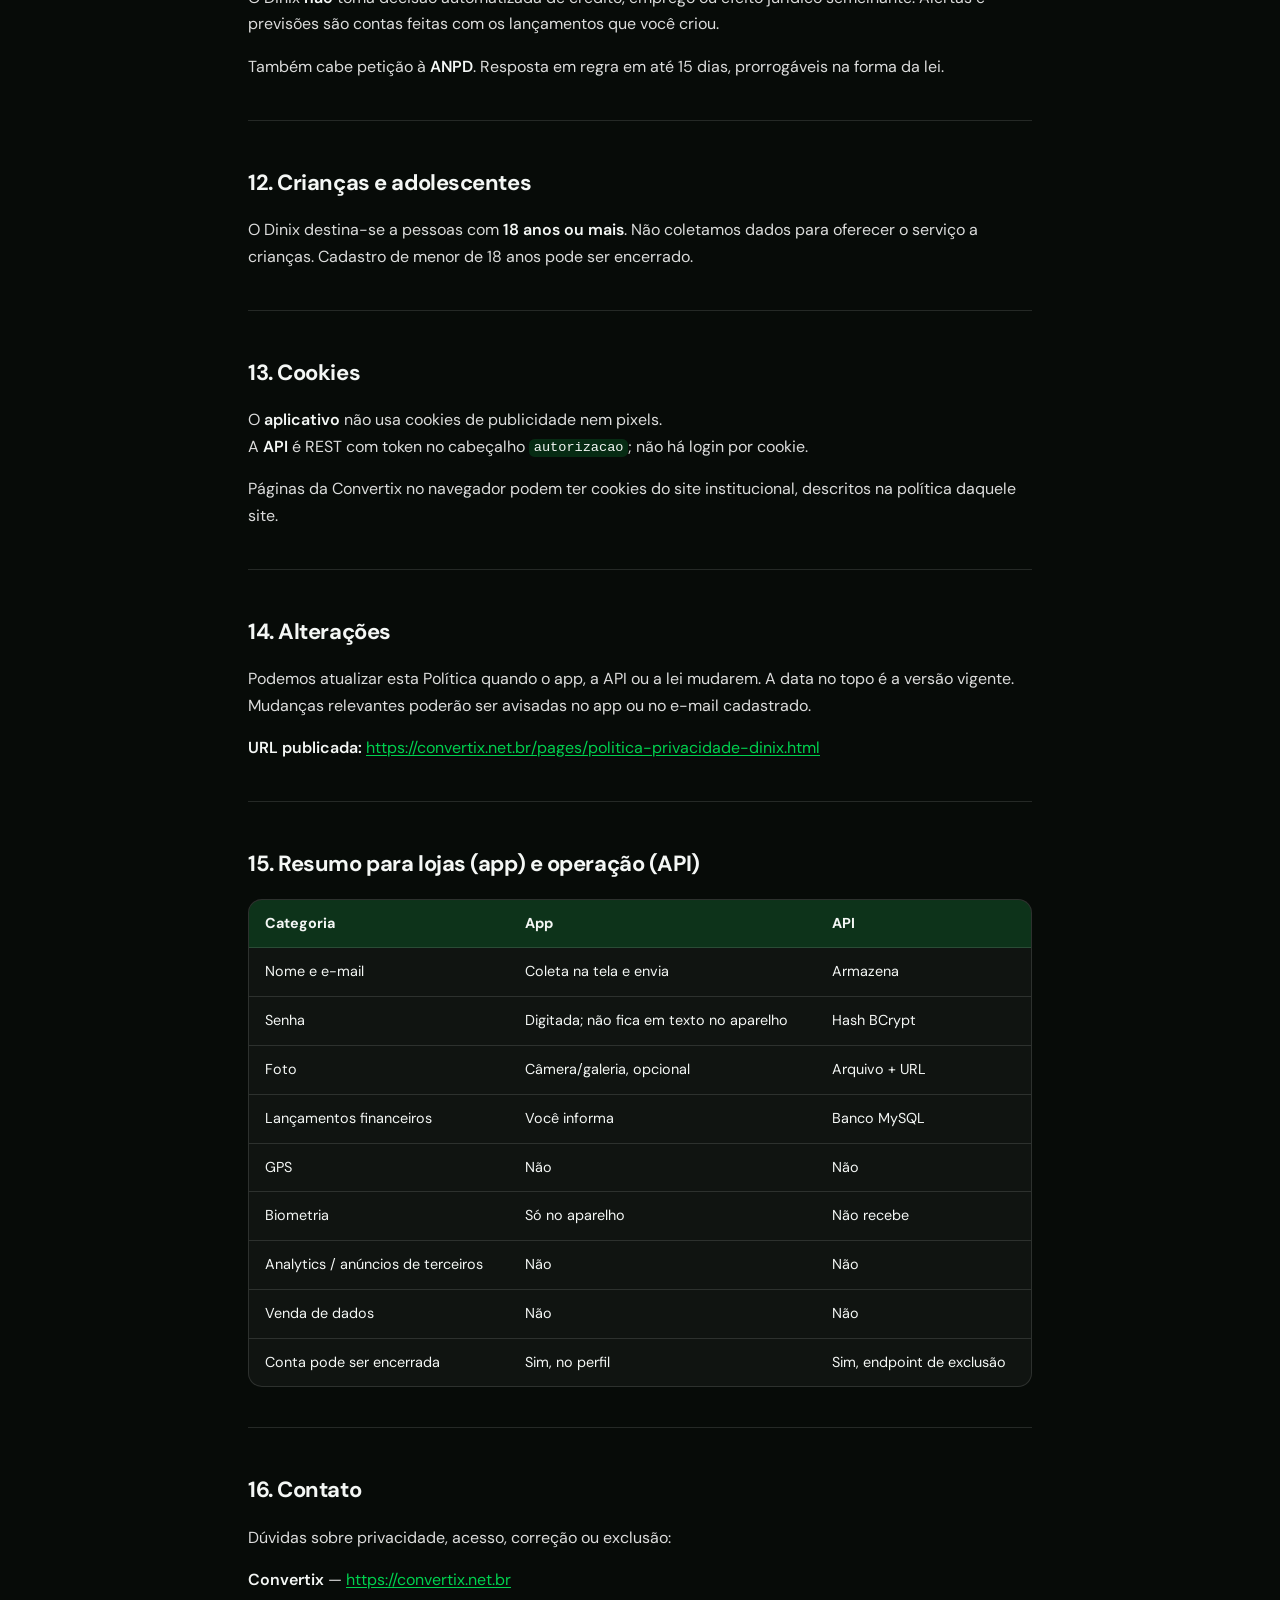
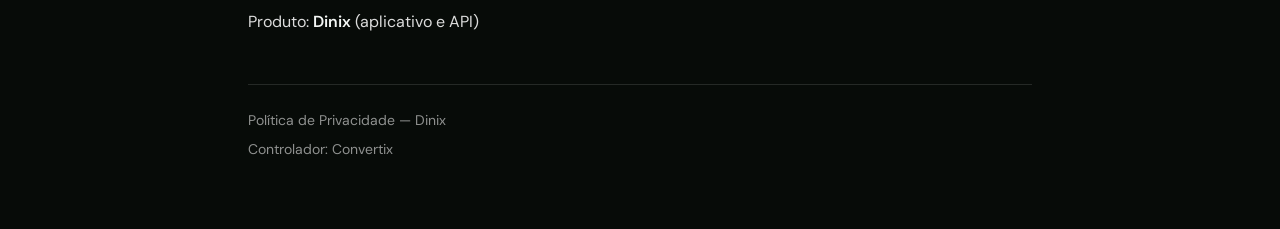
<file: pages/politica-privacidade-dinix.html>
<!doctype html>
<html lang="pt-BR">
  <head>
    <meta charset="UTF-8" />
    <meta name="viewport" content="width=device-width, initial-scale=1.0" />
    <meta
      name="description"
      content="Política de Privacidade do Dinix — como a Convertix trata dados pessoais no aplicativo e na API, conforme a LGPD."
    />
    <meta name="robots" content="noindex, follow" />
    <link rel="canonical" href="https://convertix.net.br/pages/politica-privacidade-dinix.html" />
    <title>Política de Privacidade — Dinix</title>
    <link
      rel="icon"
      href="../assets/images/logos/icon_convertix_green.png"
      type="image/png"
      sizes="32x32"
      media="(prefers-color-scheme: light)"
    />
    <link
      rel="icon"
      href="../assets/images/logos/icon_convertix_white.png"
      type="image/png"
      sizes="32x32"
      media="(prefers-color-scheme: dark)"
    />
    <link rel="apple-touch-icon" href="../assets/images/logos/icon_convertix_green.png" />
    <link rel="preconnect" href="https://fonts.googleapis.com" />
    <link rel="preconnect" href="https://fonts.gstatic.com" crossorigin />
    <link
      href="https://fonts.googleapis.com/css2?family=DM+Sans:ital,opsz,wght@0,9..40,400;0,9..40,500;0,9..40,600;0,9..40,700&display=swap"
      rel="stylesheet"
    />
    <link rel="stylesheet" href="../css/politica/politica.css" />
  </head>
  <body>
    <header class="policy-header">
      <div class="policy-header__inner">
        <a class="policy-header__brand" href="/" aria-label="Ir para o site da Convertix">
          <img
            class="policy-header__logo"
            src="../assets/images/logos/logo_convertix_white.png"
            alt="Convertix"
            width="120"
            height="32"
            decoding="async"
          />
        </a>
        <span class="policy-header__label">Dinix</span>
      </div>
    </header>

    <main class="policy">
      <header class="policy__hero">
        <span class="policy__eyebrow">LGPD</span>
        <h1 class="policy__title">Política de Privacidade — Dinix</h1>
        <p class="policy__updated"><strong>Última atualização:</strong> 25 de agosto de 2026</p>
        <p class="policy__lead">
          Esta Política descreve como a <strong>Convertix</strong> (“nós”) trata dados
          pessoais no <strong>Dinix</strong>, serviço de controle de gastos pessoais,
          conforme a Lei nº 13.709/2018 (LGPD).
        </p>
      </header>

      <nav class="policy__toc" aria-label="Sumário">
        <p class="policy__toc-title">Sumário</p>
        <ol>
          <li><a href="#sec-1">Controlador</a></li>
          <li><a href="#sec-2">Como o produto funciona</a></li>
          <li><a href="#sec-3">Dados tratados na API</a></li>
          <li><a href="#sec-4">Dados tratados no aplicativo</a></li>
          <li><a href="#sec-5">Dados que não coletamos</a></li>
          <li><a href="#sec-6">Finalidades e base legal</a></li>
          <li><a href="#sec-7">Compartilhamento</a></li>
          <li><a href="#sec-8">Onde os dados ficam e por quanto tempo</a></li>
          <li><a href="#sec-9">Segurança</a></li>
          <li><a href="#sec-10">Encerrar a conta</a></li>
          <li><a href="#sec-11">Direitos do titular</a></li>
          <li><a href="#sec-12">Crianças e adolescentes</a></li>
          <li><a href="#sec-13">Cookies</a></li>
          <li><a href="#sec-14">Alterações</a></li>
          <li><a href="#sec-15">Resumo para lojas e operação</a></li>
          <li><a href="#sec-16">Contato</a></li>
        </ol>
      </nav>

      <article class="policy__content">
        <p>
          Esta Política vale para o conjunto do produto:
        </p>
        <ul>
          <li>o <strong>aplicativo</strong> Dinix (Flutter, Android e iOS);</li>
          <li>
            a <strong>API</strong> Dinix (<code>https://dinix.api.convertix.net.br</code>,
            prefixo <code>/api/v1</code>).
          </li>
        </ul>
        <p>
          O tratamento observa a Lei nº 13.709/2018 (LGPD) e demais normas brasileiras
          aplicáveis.
        </p>
        <p>
          Ao criar uma conta no app ou usar a API, você declara ter lido esta Política. O uso
          do serviço implica o tratamento dos dados necessários para prestá-lo.
        </p>

        <hr />

        <h2 id="sec-1">1. Controlador</h2>
        <div class="table-wrap">
          <table>
            <thead>
              <tr>
                <th>Item</th>
                <th>Informação</th>
              </tr>
            </thead>
            <tbody>
              <tr>
                <td>Controlador</td>
                <td>Convertix</td>
              </tr>
              <tr>
                <td>Produto</td>
                <td>Dinix — controle de gastos pessoais</td>
              </tr>
              <tr>
                <td>Aplicativo</td>
                <td>Dinix (Android e iOS)</td>
              </tr>
              <tr>
                <td>API</td>
                <td>
                  <a href="https://dinix.api.convertix.net.br"
                    >https://dinix.api.convertix.net.br</a
                  >
                </td>
              </tr>
              <tr>
                <td>Site</td>
                <td>
                  <a href="https://convertix.net.br">https://convertix.net.br</a>
                </td>
              </tr>
              <tr>
                <td>Localização</td>
                <td>Curitiba/PR, Brasil</td>
              </tr>
              <tr>
                <td>Canal de privacidade</td>
                <td>
                  Formulário de contato em
                  <a href="https://convertix.net.br/#contato">convertix.net.br</a>
                </td>
              </tr>
            </tbody>
          </table>
        </div>
        <p>
          Para exercer direitos da LGPD, use o canal acima e identifique-se como titular da
          conta Dinix (e-mail cadastrado).
        </p>

        <hr />

        <h2 id="sec-2">2. Como o produto funciona</h2>
        <p>
          O <strong>app</strong> é a interface: cadastro, login, biometria no aparelho,
          câmera/galeria para foto, cache local e telas de lançamentos.
        </p>
        <p>
          A <strong>API</strong> é o servidor: autenticação, banco MySQL, e-mails de
          verificação, fotos de perfil e todos os dados financeiros da conta.
        </p>
        <p>
          O app fala com a API em JSON (<code>snake_case</code> em português). Rotas
          autenticadas usam o cabeçalho <code>autorizacao: Bearer {token}</code>. O
          identificador do usuário <strong>nunca</strong> é enviado pelo cliente: a API lê do
          JWT.
        </p>
        <div class="policy__note">
          <p>
            O Dinix <strong>não</strong> é banco, instituição de pagamento nem Open Finance.
            Lançamentos são manuais. Não pedimos número completo de cartão, CVV, senha do
            banco, agência ou conta.
          </p>
        </div>

        <hr />

        <h2 id="sec-3">3. Dados tratados na API (servidor)</h2>
        <p>
          A API persiste os dados abaixo no MySQL (fuso <code>America/Sao_Paulo</code>). Cada
          registro pertence à conta autenticada.
        </p>

        <h3 id="sec-3-1">3.1 Conta (<code>/api/v1/autenticacao</code> e <code>/api/v1/usuarios</code>)</h3>
        <div class="table-wrap">
          <table>
            <thead>
              <tr>
                <th>Dado</th>
                <th>Como entra</th>
                <th>Observação</th>
              </tr>
            </thead>
            <tbody>
              <tr>
                <td>Nome</td>
                <td>Cadastro e <code>PATCH /usuarios/eu</code></td>
                <td>Obrigatório</td>
              </tr>
              <tr>
                <td>E-mail</td>
                <td>
                  Cadastro; login; <code>PUT /usuarios/eu/email</code> após código
                </td>
                <td>Identificador de acesso</td>
              </tr>
              <tr>
                <td>Senha</td>
                <td>Cadastro, login, troca e redefinição</td>
                <td>Só hash BCrypt; nunca em texto</td>
              </tr>
              <tr>
                <td>Foto de perfil</td>
                <td>
                  <code>PUT /usuarios/eu/foto</code> (JPG, PNG ou WEBP, até 5 MB)
                </td>
                <td>Opcional; arquivo em disco (<code>/uploads/avatars/</code>)</td>
              </tr>
              <tr>
                <td>Código de e-mail (6 dígitos)</td>
                <td>
                  <code>enviar-codigo-email</code>, <code>esqueci-senha</code>, troca de
                  e-mail
                </td>
                <td>
                  Expira em 3 h; reenvio no mínimo a cada 5 min; apagado após o uso
                </td>
              </tr>
              <tr>
                <td>Conta ativa / encerrada</td>
                <td><code>POST /usuarios/eu/excluir</code> (exige senha)</td>
                <td>Ver <a href="#sec-10">seção 10</a></td>
              </tr>
              <tr>
                <td>Datas de criação e atualização</td>
                <td>Sistema</td>
                <td>Automático</td>
              </tr>
            </tbody>
          </table>
        </div>
        <p>
          Rotas públicas (sem token): registrar, entrar, enviar/verificar código e redefinir
          senha. Demais rotas exigem JWT.
        </p>
        <p>
          A API <strong>não</strong> pede CPF, RG, telefone, data de nascimento nem documento.
        </p>

        <h3 id="sec-3-2">3.2 Dados financeiros na API</h3>
        <p>
          Conteúdo que você cria no app e a API grava, isolado por usuário:
        </p>
        <div class="table-wrap">
          <table>
            <thead>
              <tr>
                <th>Recurso</th>
                <th>O que é armazenado</th>
              </tr>
            </thead>
            <tbody>
              <tr>
                <td>Contas</td>
                <td>Nome, instituição, tipo, saldo inicial, saldo atual, cor</td>
              </tr>
              <tr>
                <td>Cartões</td>
                <td>
                  Apelido, banco, limite, dia de fechamento e vencimento —
                  <strong>sem número, validade ou CVV</strong>
                </td>
              </tr>
              <tr>
                <td>Faturas</td>
                <td>Competência, valor, status</td>
              </tr>
              <tr>
                <td>Compras</td>
                <td>
                  Descrição, data/hora, valor, forma de pagamento, categoria, local, notas,
                  parcelas
                </td>
              </tr>
              <tr>
                <td>Itens e produtos</td>
                <td>Nome, marca, quantidade, preços</td>
              </tr>
              <tr>
                <td>Locais</td>
                <td>
                  Nome, descrição, endereço, cidade, UF, latitude/longitude
                  <strong>se você preencher</strong> (a API não obtém GPS)
                </td>
              </tr>
              <tr>
                <td>Receitas e receitas recorrentes</td>
                <td>Descrição, valor, conta, categoria, datas</td>
              </tr>
              <tr>
                <td>Despesas recorrentes e assinaturas</td>
                <td>Nome, valor, vencimento, forma de pagamento, conta ou cartão</td>
              </tr>
              <tr>
                <td>Transferências</td>
                <td>Contas de origem/destino, valor, data, descrição</td>
              </tr>
              <tr>
                <td>Investimentos e movimentações</td>
                <td>Tipo, ticker, quantidade, valores, instituição, notas</td>
              </tr>
              <tr>
                <td>Orçamentos, metas, etiquetas, categorias</td>
                <td>Limites, objetivos, classificação dos gastos</td>
              </tr>
              <tr>
                <td>Alertas, calendário, previsão</td>
                <td>Calculados dos seus lançamentos</td>
              </tr>
              <tr>
                <td>Relatórios e patrimônio</td>
                <td>Agregados mensais/anuais e histórico de saldo/dívida</td>
              </tr>
              <tr>
                <td>Anexos</td>
                <td>Nome, URL e tipo do arquivo vinculado a uma transação</td>
              </tr>
              <tr>
                <td>Chaves de idempotência</td>
                <td>Hash da requisição e resposta, para não duplicar operação</td>
              </tr>
            </tbody>
          </table>
        </div>
        <p>
          A API gera dashboard, relatórios, estatísticas de locais/produtos e previsão
          <strong>somente</strong> com os dados da própria conta.
        </p>

        <h3 id="sec-3-3">3.3 Sessão e segurança na API</h3>
        <ul>
          <li>JWT com <code>id</code> da conta e e-mail, validade de <strong>24 horas</strong>;</li>
          <li>API <strong>stateless</strong> (sem cookie de sessão);</li>
          <li>
            em produção: HTTPS; Swagger e <code>/v3/api-docs</code>
            <strong>desligados</strong>;
          </li>
          <li>
            foto de perfil servida em <code>GET /uploads/avatars/{arquivo}</code>
            <strong>sem login</strong> — quem tiver o link vê a imagem;
          </li>
          <li>
            e-mail transacional (verificação e senha) via SMTP (Hostinger); o servidor pode
            registrar o endereço no log de envio;
          </li>
          <li>
            cabeçalhos que o app envia (<code>X-Device-Id</code>, <code>X-Platform</code>,
            <code>X-App-Version</code>, <code>X-Client-Id</code>) <strong>não</strong> viram
            ficha cadastral; podem aparecer em log de infraestrutura.
          </li>
        </ul>

        <hr />

        <h2 id="sec-4">4. Dados tratados no aplicativo (Flutter)</h2>
        <p>
          O app coleta na tela, guarda no aparelho o mínimo para funcionar e envia o restante
          à API.
        </p>

        <h3 id="sec-4-1">4.1 O que o app pede a você</h3>
        <ul>
          <li>Nome, e-mail e senha (cadastro e login);</li>
          <li>código recebido por e-mail;</li>
          <li>foto (câmera ou galeria), se quiser;</li>
          <li>
            todos os lançamentos financeiros das telas do app (contas, cartões, compras,
            etc.);
          </li>
          <li>confirmação da senha para <strong>Perfil → Apagar conta</strong>.</li>
        </ul>
        <p>
          Não há login com Google, Apple ou Facebook. Não há SDK de analytics, crashlytics,
          anúncios ou redes sociais.
        </p>

        <h3 id="sec-4-2">4.2 O que fica só no aparelho</h3>
        <div class="table-wrap">
          <table>
            <thead>
              <tr>
                <th>Dado</th>
                <th>Onde</th>
                <th>Observação</th>
              </tr>
            </thead>
            <tbody>
              <tr>
                <td>Token JWT</td>
                <td>Cofre do SO (<code>FlutterSecureStorage</code> / Keystore / Keychain)</td>
                <td>Apagado ao sair ou ao virar o dia</td>
              </tr>
              <tr>
                <td>Nome, e-mail, URL da foto</td>
                <td>Preferências locais</td>
                <td>Sem a senha</td>
              </tr>
              <tr>
                <td>Cache de listagens</td>
                <td>Preferências (TTL 5 min)</td>
                <td>Limpo no logout</td>
              </tr>
              <tr>
                <td>Cache de referências (contas, categorias…)</td>
                <td>Preferências (TTL 7 dias)</td>
                <td>Limpo no logout</td>
              </tr>
              <tr>
                <td>Biometria ligada/desligada</td>
                <td>Preferências</td>
                <td>Só um interruptor</td>
              </tr>
              <tr>
                <td>ID do aparelho</td>
                <td>Preferências</td>
                <td>Gerado no app; não é IMEI, IDFA nem Advertising ID</td>
              </tr>
            </tbody>
          </table>
        </div>
        <p>
          A sessão no app vale <strong>só no dia</strong> em que você entrou, além do prazo de
          24 h do JWT.
        </p>

        <h3 id="sec-4-3">4.3 Biometria</h3>
        <p>
          Face ID, digital ou PIN do aparelho rodam <strong>somente no dispositivo</strong>,
          para desbloquear o Dinix. O app não envia biometria nem template à API. Você pode
          recusar na primeira vez após o login.
        </p>

        <h3 id="sec-4-4">4.4 Permissões do sistema</h3>
        <div class="table-wrap">
          <table>
            <thead>
              <tr>
                <th>Permissão</th>
                <th>Uso no app</th>
              </tr>
            </thead>
            <tbody>
              <tr>
                <td>Internet / estado da rede</td>
                <td>Chamar a API</td>
              </tr>
              <tr>
                <td>Câmera</td>
                <td>Foto de perfil (no iOS o texto também menciona comprovantes)</td>
              </tr>
              <tr>
                <td>Galeria</td>
                <td>Escolher foto de perfil</td>
              </tr>
              <tr>
                <td>Biometria / Face ID</td>
                <td>Desbloquear o app, se você ativar</td>
              </tr>
              <tr>
                <td>Rede local (iOS)</td>
                <td>Conectar a serviços na mesma rede, quando aplicável</td>
              </tr>
            </tbody>
          </table>
        </div>
        <p>
          O app <strong>não</strong> pede GPS, microfone, contatos, calendário do sistema nem
          rastreamento publicitário. Latitude/longitude de um local só existem se você
          <strong>digitar</strong> no cadastro do local.
        </p>

        <h3 id="sec-4-5">4.5 O que o app envia à API</h3>
        <p>Em toda requisição autenticada o app manda:</p>
        <ul>
          <li><code>autorizacao: Bearer {token}</code>;</li>
          <li>versão do app, plataforma (<code>android</code> / <code>ios</code>);</li>
          <li>ID interno do aparelho;</li>
          <li>identificadores de cliente (<code>dinix-mobile</code>).</li>
        </ul>
        <p>O token contém id da conta e e-mail, gerado pela API.</p>

        <hr />

        <h2 id="sec-5">5. Dados que não coletamos</h2>
        <p>Nem o app nem a API pedem:</p>
        <ul>
          <li>CPF, CNPJ, RG, CNH, passaporte;</li>
          <li>telefone, data de nascimento, gênero;</li>
          <li>
            número completo de cartão, CVV, validade, senha de cartão ou banco;
          </li>
          <li>
            agência, número de conta ou chave Pix cadastral (não escreva isso em campo
            livre);
          </li>
          <li>localização contínua / GPS;</li>
          <li>contatos, SMS, chamadas;</li>
          <li>dados de redes sociais;</li>
          <li>identificadores de anúncio (IDFA / GAID).</li>
        </ul>

        <hr />

        <h2 id="sec-6">6. Finalidades e base legal (LGPD, art. 7º)</h2>
        <div class="table-wrap">
          <table>
            <thead>
              <tr>
                <th>Finalidade</th>
                <th>Onde</th>
                <th>Base legal</th>
              </tr>
            </thead>
            <tbody>
              <tr>
                <td>Criar conta, autenticar, verificar e-mail, redefinir senha</td>
                <td>App + API</td>
                <td>Execução de contrato (V)</td>
              </tr>
              <tr>
                <td>
                  Guardar e exibir lançamentos, saldos, relatórios, alertas, calendário e
                  previsões
                </td>
                <td>API (cálculo); app (exibição)</td>
                <td>Execução de contrato (V)</td>
              </tr>
              <tr>
                <td>Foto de perfil</td>
                <td>App envia; API armazena</td>
                <td>Consentimento (I)</td>
              </tr>
              <tr>
                <td>Biometria para abrir o app</td>
                <td>Só no aparelho</td>
                <td>Consentimento (I)</td>
              </tr>
              <tr>
                <td>Cache local para o app funcionar offline por pouco tempo</td>
                <td>Só no aparelho</td>
                <td>Execução de contrato (V)</td>
              </tr>
              <tr>
                <td>Segurança da conta e da API</td>
                <td>API</td>
                <td>Legítimo interesse (IX) e contrato</td>
              </tr>
              <tr>
                <td>Cumprir ordem legal</td>
                <td>API</td>
                <td>Obrigação legal (II)</td>
              </tr>
            </tbody>
          </table>
        </div>
        <p>
          Não usamos lançamentos para crédito de terceiros, score, anúncio direcionado nem
          treino de IA de terceiros.
        </p>

        <hr />

        <h2 id="sec-7">7. Compartilhamento</h2>
        <p><strong>Não vendemos</strong> dados pessoais.</p>
        <p>Podem receber dados, só o necessário:</p>
        <ol>
          <li><strong>Você</strong> — no app e nas respostas autenticadas da API;</li>
          <li>
            <strong>Infraestrutura</strong> sob nossa instrução: hospedagem da API, MySQL,
            disco de fotos, SMTP (Hostinger);
          </li>
          <li><strong>Google Play / Apple</strong> — regras das lojas ao distribuir o app;</li>
          <li><strong>Autoridades</strong> — obrigação legal ou ordem válida.</li>
        </ol>
        <p>
          Uma conta não acessa dados de outra. A API amarra tudo ao usuário do token.
        </p>

        <hr />

        <h2 id="sec-8">8. Onde os dados ficam e por quanto tempo</h2>
        <div class="table-wrap">
          <table>
            <thead>
              <tr>
                <th>Dado</th>
                <th>Onde</th>
                <th>Prazo</th>
              </tr>
            </thead>
            <tbody>
              <tr>
                <td>Conta e lançamentos</td>
                <td>MySQL (API)</td>
                <td>Enquanto a conta estiver ativa</td>
              </tr>
              <tr>
                <td>Foto de perfil</td>
                <td>Disco do servidor</td>
                <td>Até remover, trocar ou encerrar a conta</td>
              </tr>
              <tr>
                <td>Código de e-mail</td>
                <td>MySQL</td>
                <td>Até 3 h ou até ser consumido</td>
              </tr>
              <tr>
                <td>JWT</td>
                <td>API emite; app guarda no cofre</td>
                <td>Até 24 h ou logout</td>
              </tr>
              <tr>
                <td>Cache e preferências</td>
                <td>Aparelho</td>
                <td>Logout, TTL ou desinstalação</td>
              </tr>
              <tr>
                <td>Biometria (template)</td>
                <td>Só o SO do aparelho</td>
                <td>Controle do sistema operacional</td>
              </tr>
              <tr>
                <td>Logs de e-mail</td>
                <td>Servidor / SMTP</td>
                <td>Tempo operacional</td>
              </tr>
            </tbody>
          </table>
        </div>
        <p>
          Hospedagem e SMTP podem usar infraestrutura fora do Brasil, com as salvaguardas da
          LGPD (art. 33 e seguintes), só para prestar o serviço.
        </p>

        <hr />

        <h2 id="sec-9">9. Segurança</h2>
        <ul>
          <li>Senha em BCrypt na API;</li>
          <li>JWT; API sem sessão por cookie;</li>
          <li>HTTPS em produção;</li>
          <li>isolamento por usuário autenticado;</li>
          <li>validação de tipo e tamanho da foto;</li>
          <li>código de e-mail com prazo e limite de reenvio;</li>
          <li>biometria opcional só no aparelho;</li>
          <li>documentação Swagger desligada em produção.</li>
        </ul>
        <p>
          Nenhum sistema é 100% seguro. Use senha exclusiva, não compartilhe o token e, se
          quiser, ative a biometria no aparelho.
        </p>

        <hr />

        <h2 id="sec-10">10. Encerrar a conta</h2>
        <p>
          No <strong>app:</strong> Perfil → Apagar conta (confirma a senha).<br />
          Na <strong>API:</strong> <code>POST /api/v1/usuarios/eu/excluir</code>.
        </p>
        <p>O que acontece hoje:</p>
        <ol>
          <li>a API desativa o login;</li>
          <li>o nome vira “Conta encerrada”;</li>
          <li>o e-mail vira um endereço interno anônimo;</li>
          <li>a senha é invalidada;</li>
          <li>o arquivo da foto é apagado no servidor;</li>
          <li>o app limpa token e caches neste aparelho.</li>
        </ol>
        <p>
          Os lançamentos podem <strong>permanecer no banco</strong> ligados ao id interno já
          anonimizado. Deixam de estar associados ao seu nome e e-mail civis.
        </p>
        <p>
          Para <strong>apagar de vez</strong> os lançamentos, peça pelo canal da
          <a href="#sec-1">seção 1</a>. Avaliaremos no prazo da LGPD, ressalvadas retenções
          legais.
        </p>
        <p>
          Sair da conta (logout) <strong>não</strong> apaga dados na API; só encerra a sessão
          neste aparelho.
        </p>

        <hr />

        <h2 id="sec-11">11. Direitos do titular (LGPD, art. 18)</h2>
        <p>
          Você pode pedir confirmação, acesso, correção, eliminação, portabilidade (na medida
          técnica razoável), informação sobre compartilhamentos e revogação do consentimento
          (foto e biometria).
        </p>
        <p>
          O Dinix <strong>não</strong> toma decisão automatizada de crédito, emprego ou efeito
          jurídico semelhante. Alertas e previsões são contas feitas com os lançamentos que
          você criou.
        </p>
        <p>
          Também cabe petição à <strong>ANPD</strong>. Resposta em regra em até 15 dias,
          prorrogáveis na forma da lei.
        </p>

        <hr />

        <h2 id="sec-12">12. Crianças e adolescentes</h2>
        <p>
          O Dinix destina-se a pessoas com <strong>18 anos ou mais</strong>. Não coletamos
          dados para oferecer o serviço a crianças. Cadastro de menor de 18 anos pode ser
          encerrado.
        </p>

        <hr />

        <h2 id="sec-13">13. Cookies</h2>
        <p>
          O <strong>aplicativo</strong> não usa cookies de publicidade nem pixels.<br />
          A <strong>API</strong> é REST com token no cabeçalho <code>autorizacao</code>; não
          há login por cookie.
        </p>
        <p>
          Páginas da Convertix no navegador podem ter cookies do site institucional,
          descritos na política daquele site.
        </p>

        <hr />

        <h2 id="sec-14">14. Alterações</h2>
        <p>
          Podemos atualizar esta Política quando o app, a API ou a lei mudarem. A data no topo
          é a versão vigente. Mudanças relevantes poderão ser avisadas no app ou no e-mail
          cadastrado.
        </p>
        <p>
          <strong>URL publicada:</strong>
          <a href="https://convertix.net.br/pages/politica-privacidade-dinix.html"
            >https://convertix.net.br/pages/politica-privacidade-dinix.html</a
          >
        </p>

        <hr />

        <h2 id="sec-15">15. Resumo para lojas (app) e operação (API)</h2>
        <div class="table-wrap">
          <table>
            <thead>
              <tr>
                <th>Categoria</th>
                <th>App</th>
                <th>API</th>
              </tr>
            </thead>
            <tbody>
              <tr>
                <td>Nome e e-mail</td>
                <td>Coleta na tela e envia</td>
                <td>Armazena</td>
              </tr>
              <tr>
                <td>Senha</td>
                <td>Digitada; não fica em texto no aparelho</td>
                <td>Hash BCrypt</td>
              </tr>
              <tr>
                <td>Foto</td>
                <td>Câmera/galeria, opcional</td>
                <td>Arquivo + URL</td>
              </tr>
              <tr>
                <td>Lançamentos financeiros</td>
                <td>Você informa</td>
                <td>Banco MySQL</td>
              </tr>
              <tr>
                <td>GPS</td>
                <td>Não</td>
                <td>Não</td>
              </tr>
              <tr>
                <td>Biometria</td>
                <td>Só no aparelho</td>
                <td>Não recebe</td>
              </tr>
              <tr>
                <td>Analytics / anúncios de terceiros</td>
                <td>Não</td>
                <td>Não</td>
              </tr>
              <tr>
                <td>Venda de dados</td>
                <td>Não</td>
                <td>Não</td>
              </tr>
              <tr>
                <td>Conta pode ser encerrada</td>
                <td>Sim, no perfil</td>
                <td>Sim, endpoint de exclusão</td>
              </tr>
            </tbody>
          </table>
        </div>

        <hr />

        <h2 id="sec-16">16. Contato</h2>
        <p>Dúvidas sobre privacidade, acesso, correção ou exclusão:</p>
        <p>
          <strong>Convertix</strong> —
          <a href="https://convertix.net.br/#contato">https://convertix.net.br</a>
        </p>
        <p>Produto: <strong>Dinix</strong> (aplicativo e API)</p>
      </article>

      <footer class="policy__footer">
        <p>Política de Privacidade — Dinix</p>
        <p>Controlador: Convertix</p>
      </footer>
    </main>
  </body>
</html>
</file>
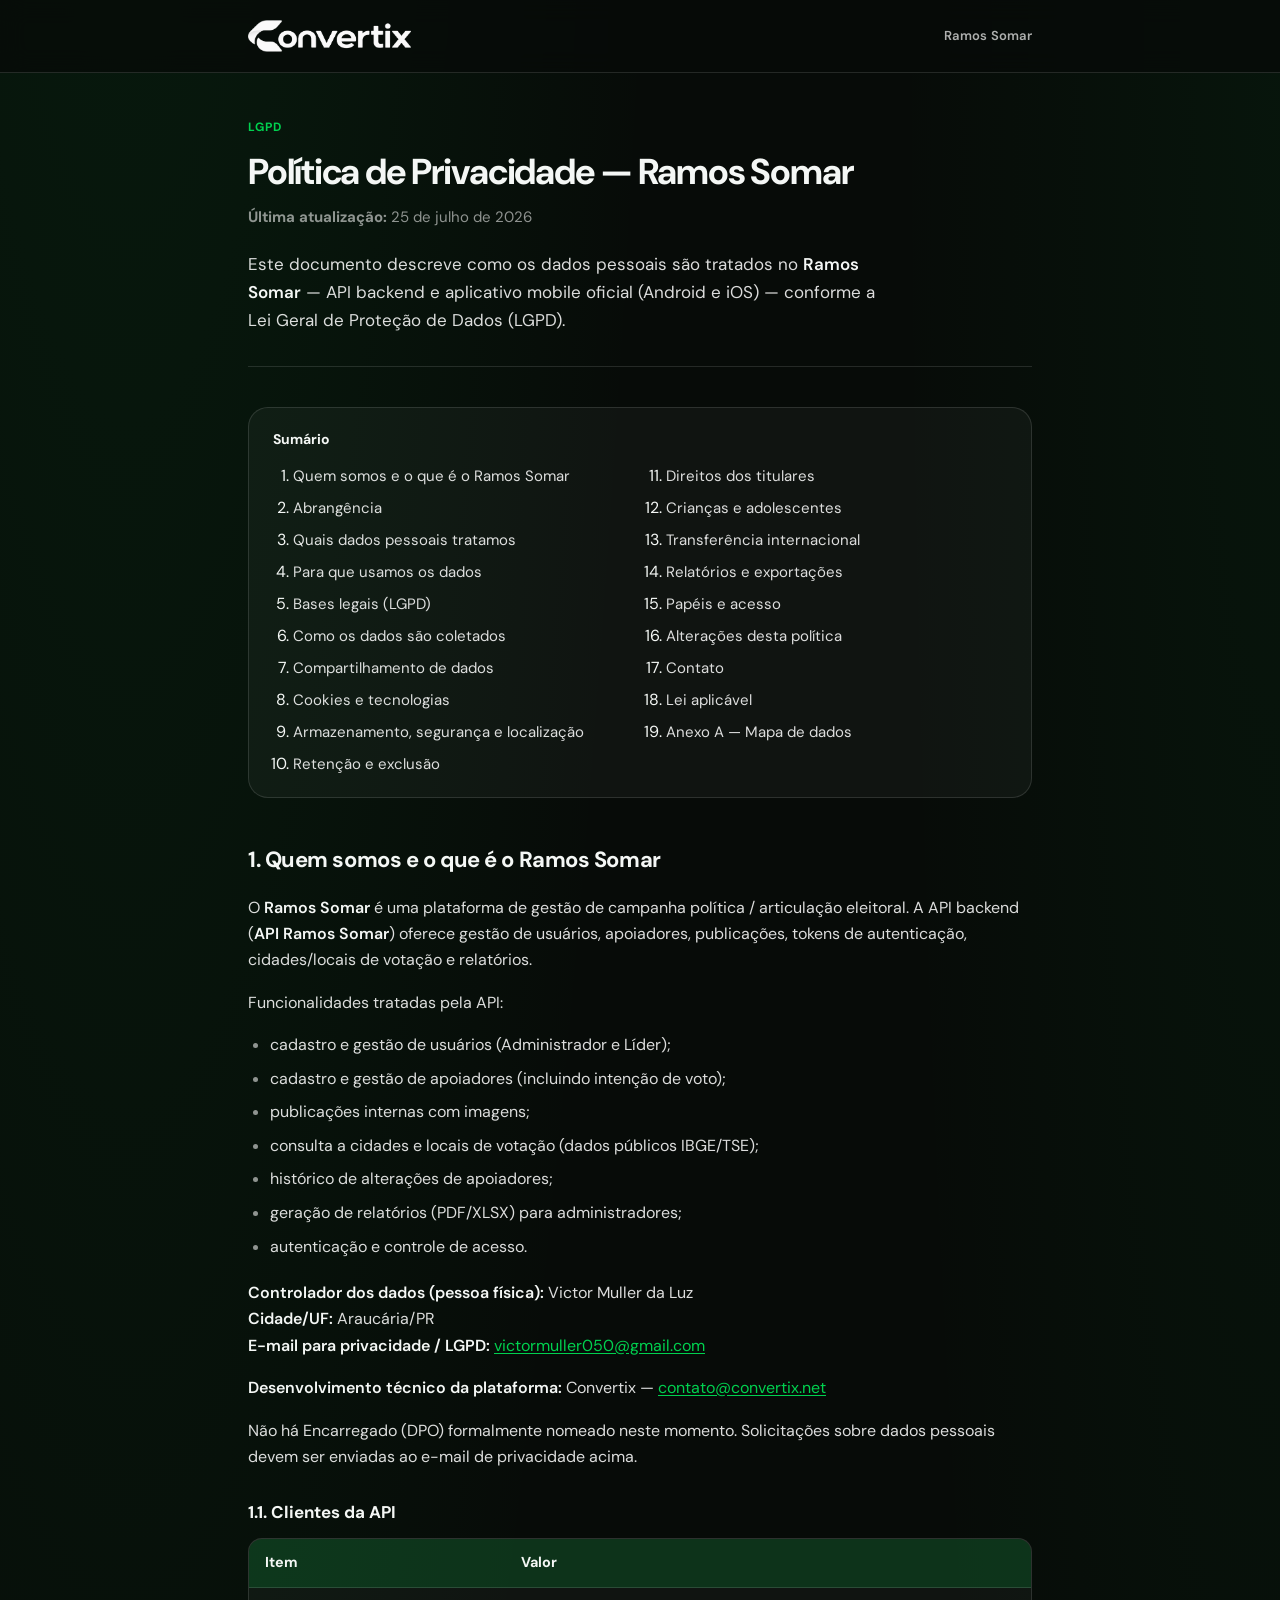
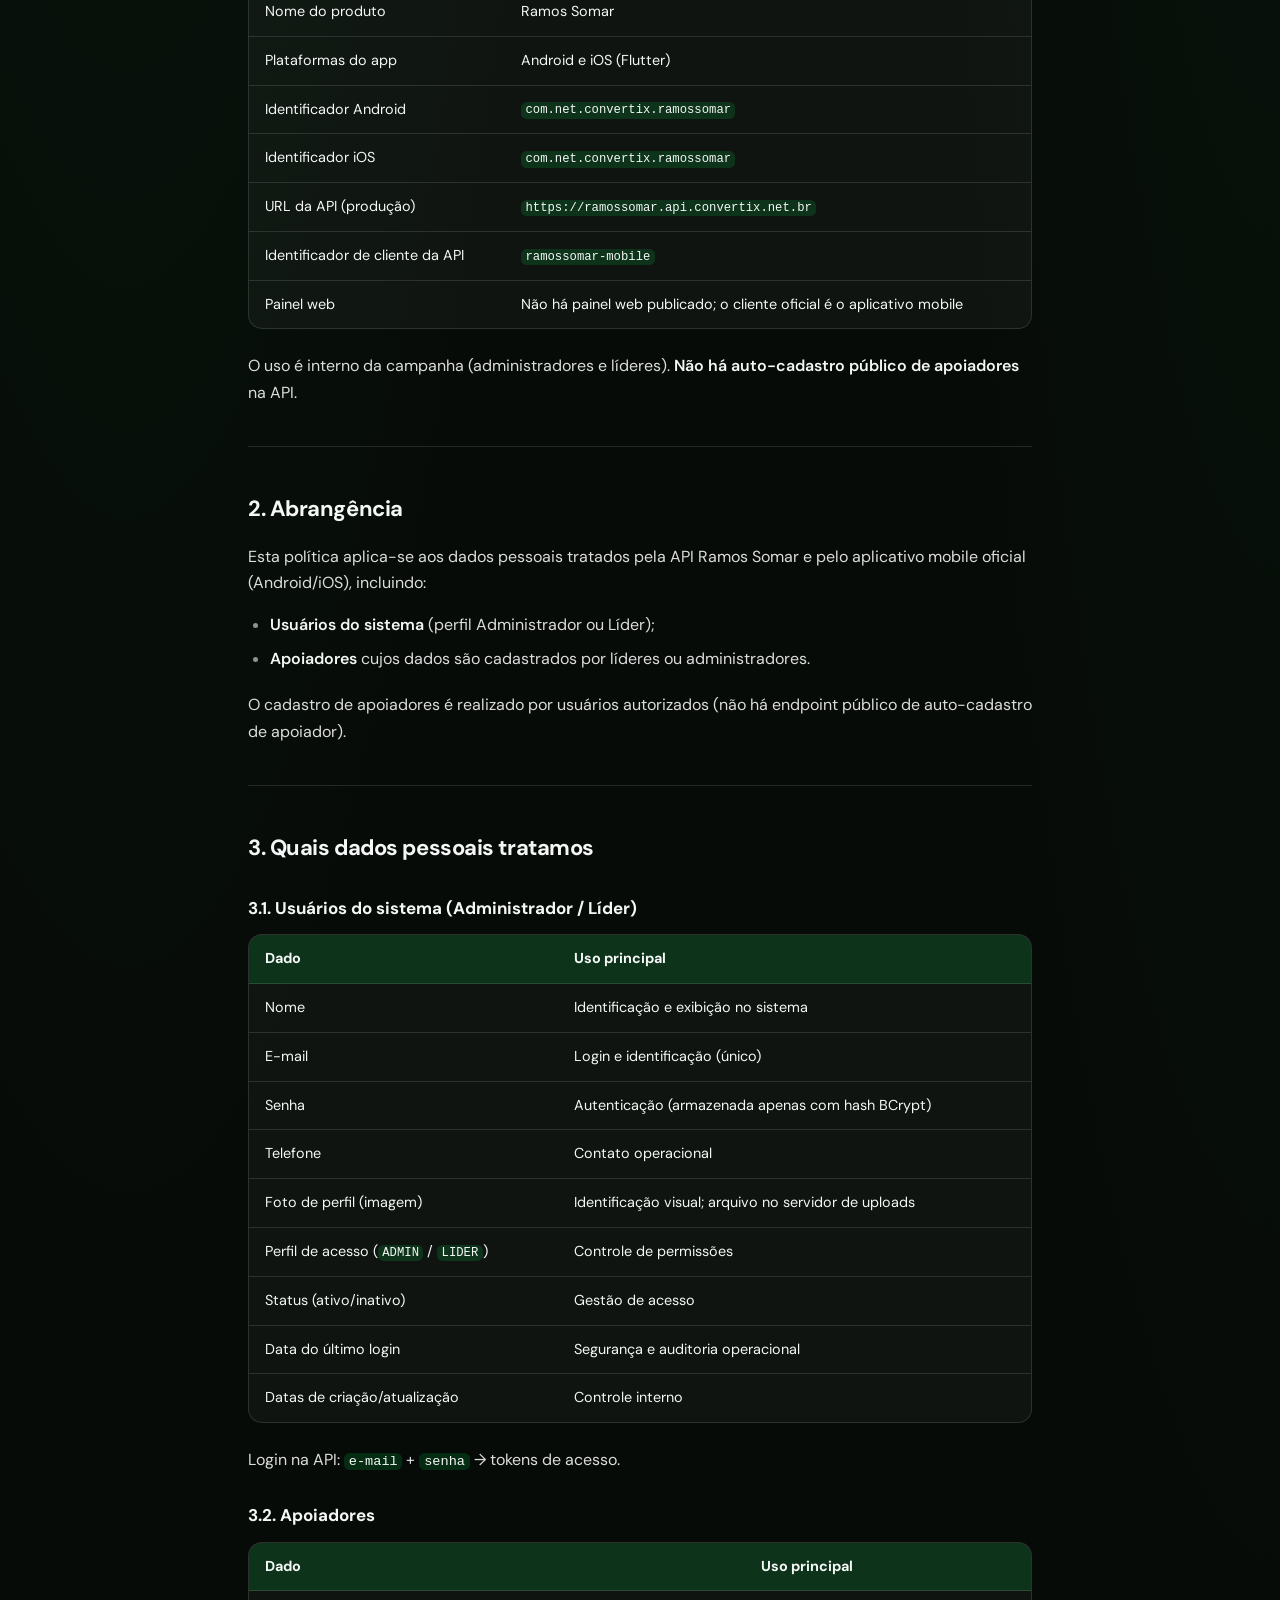
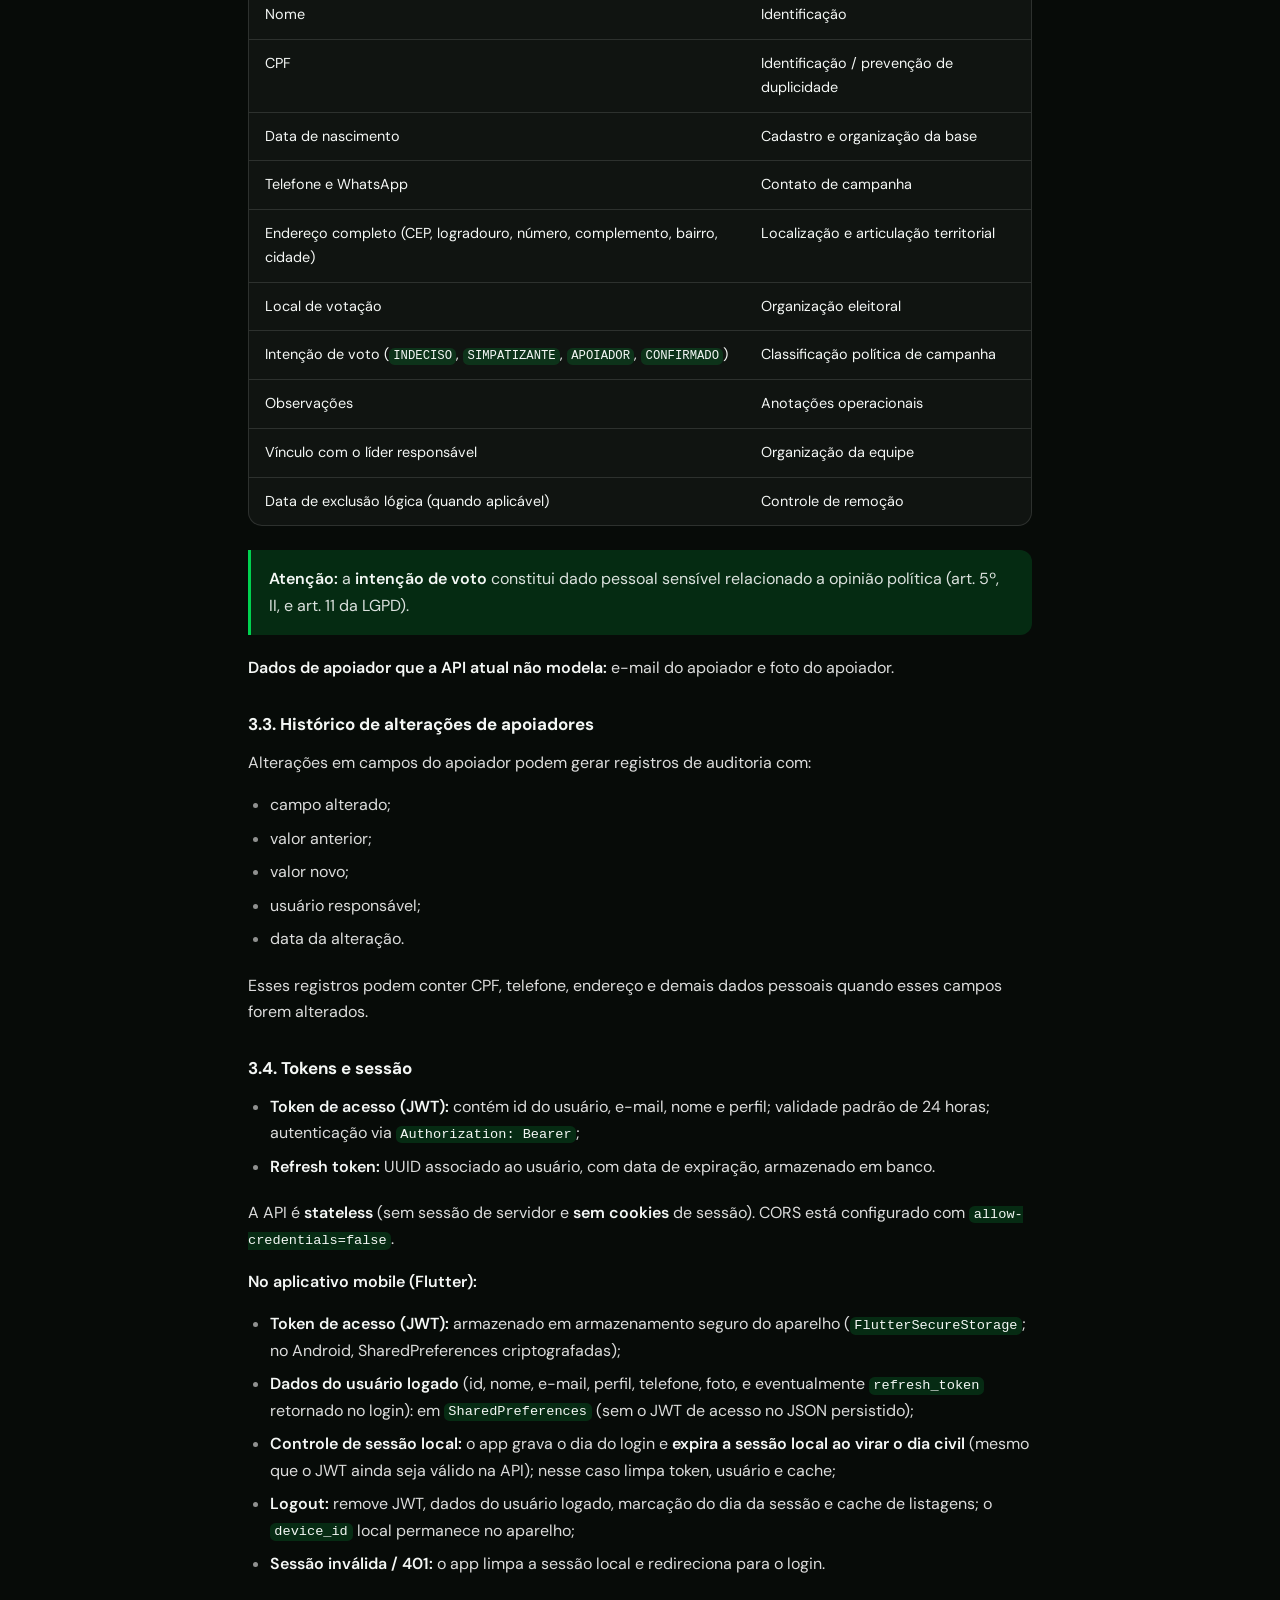
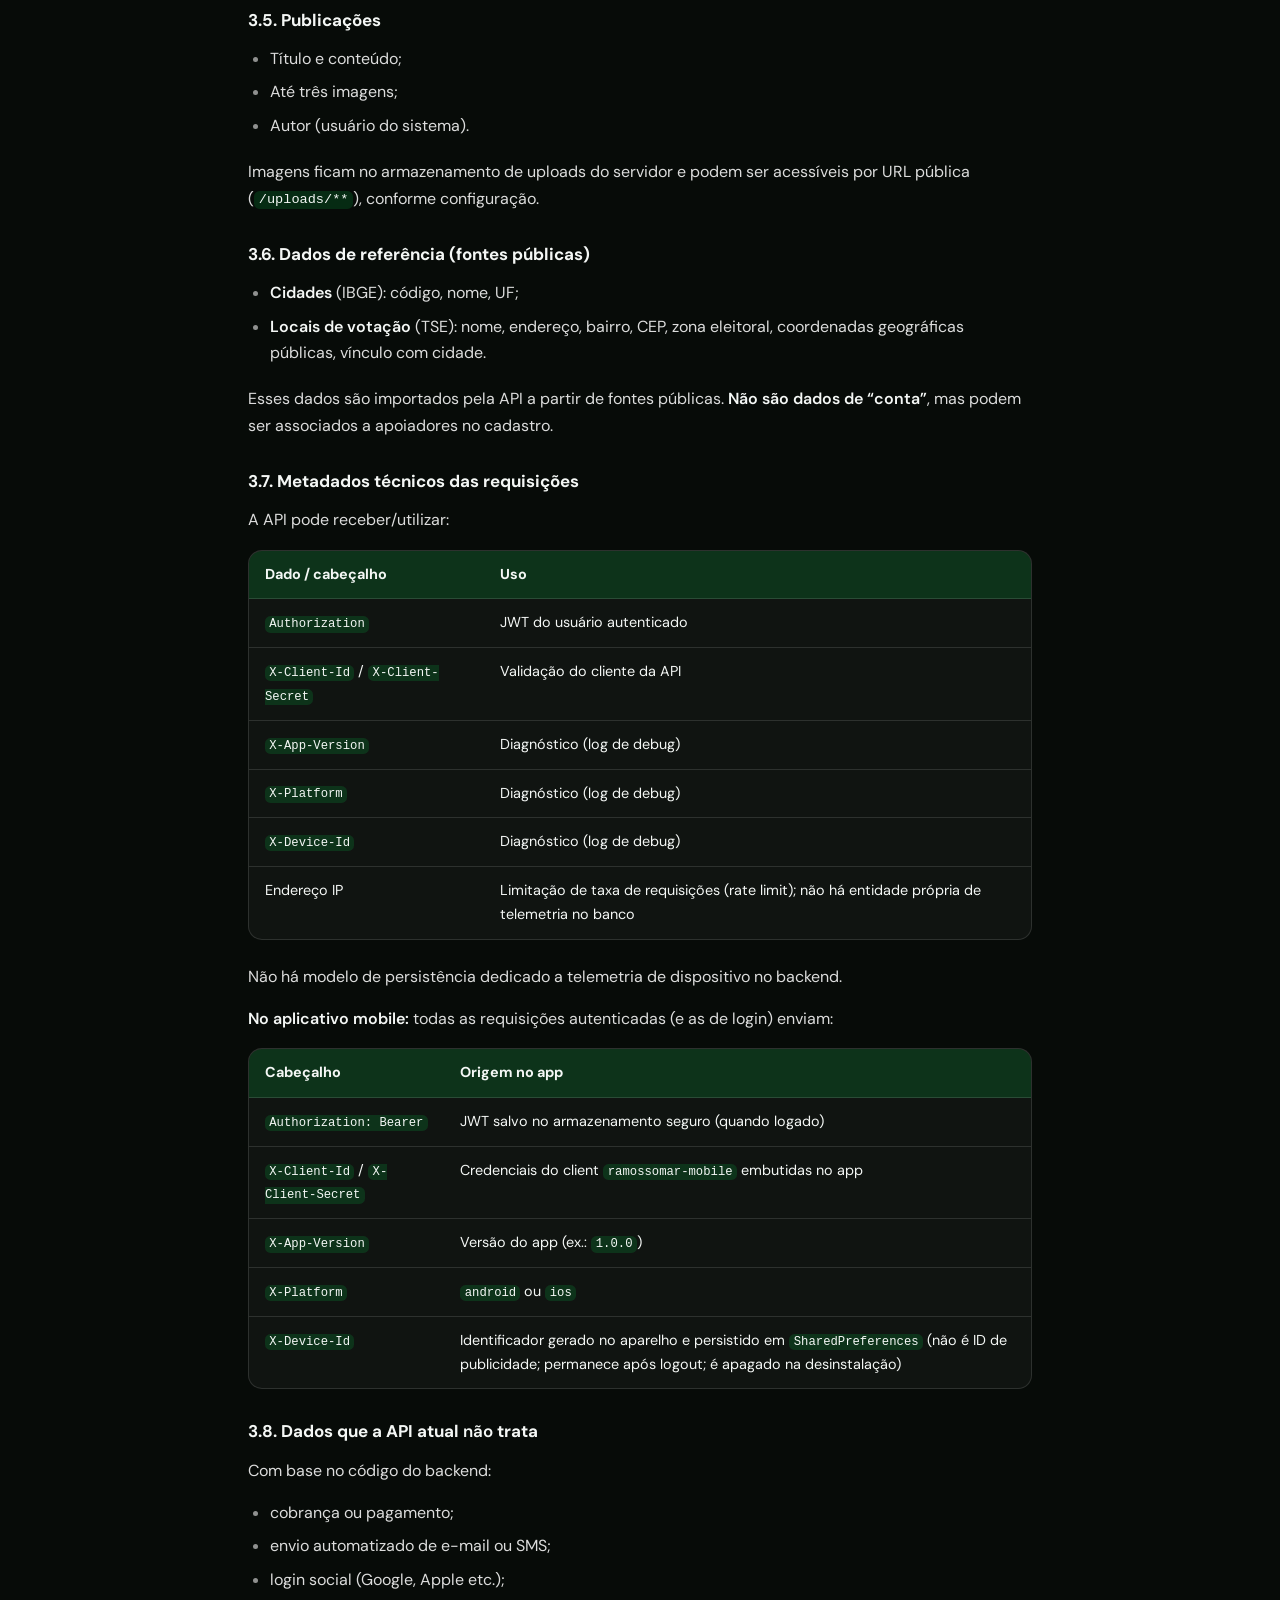
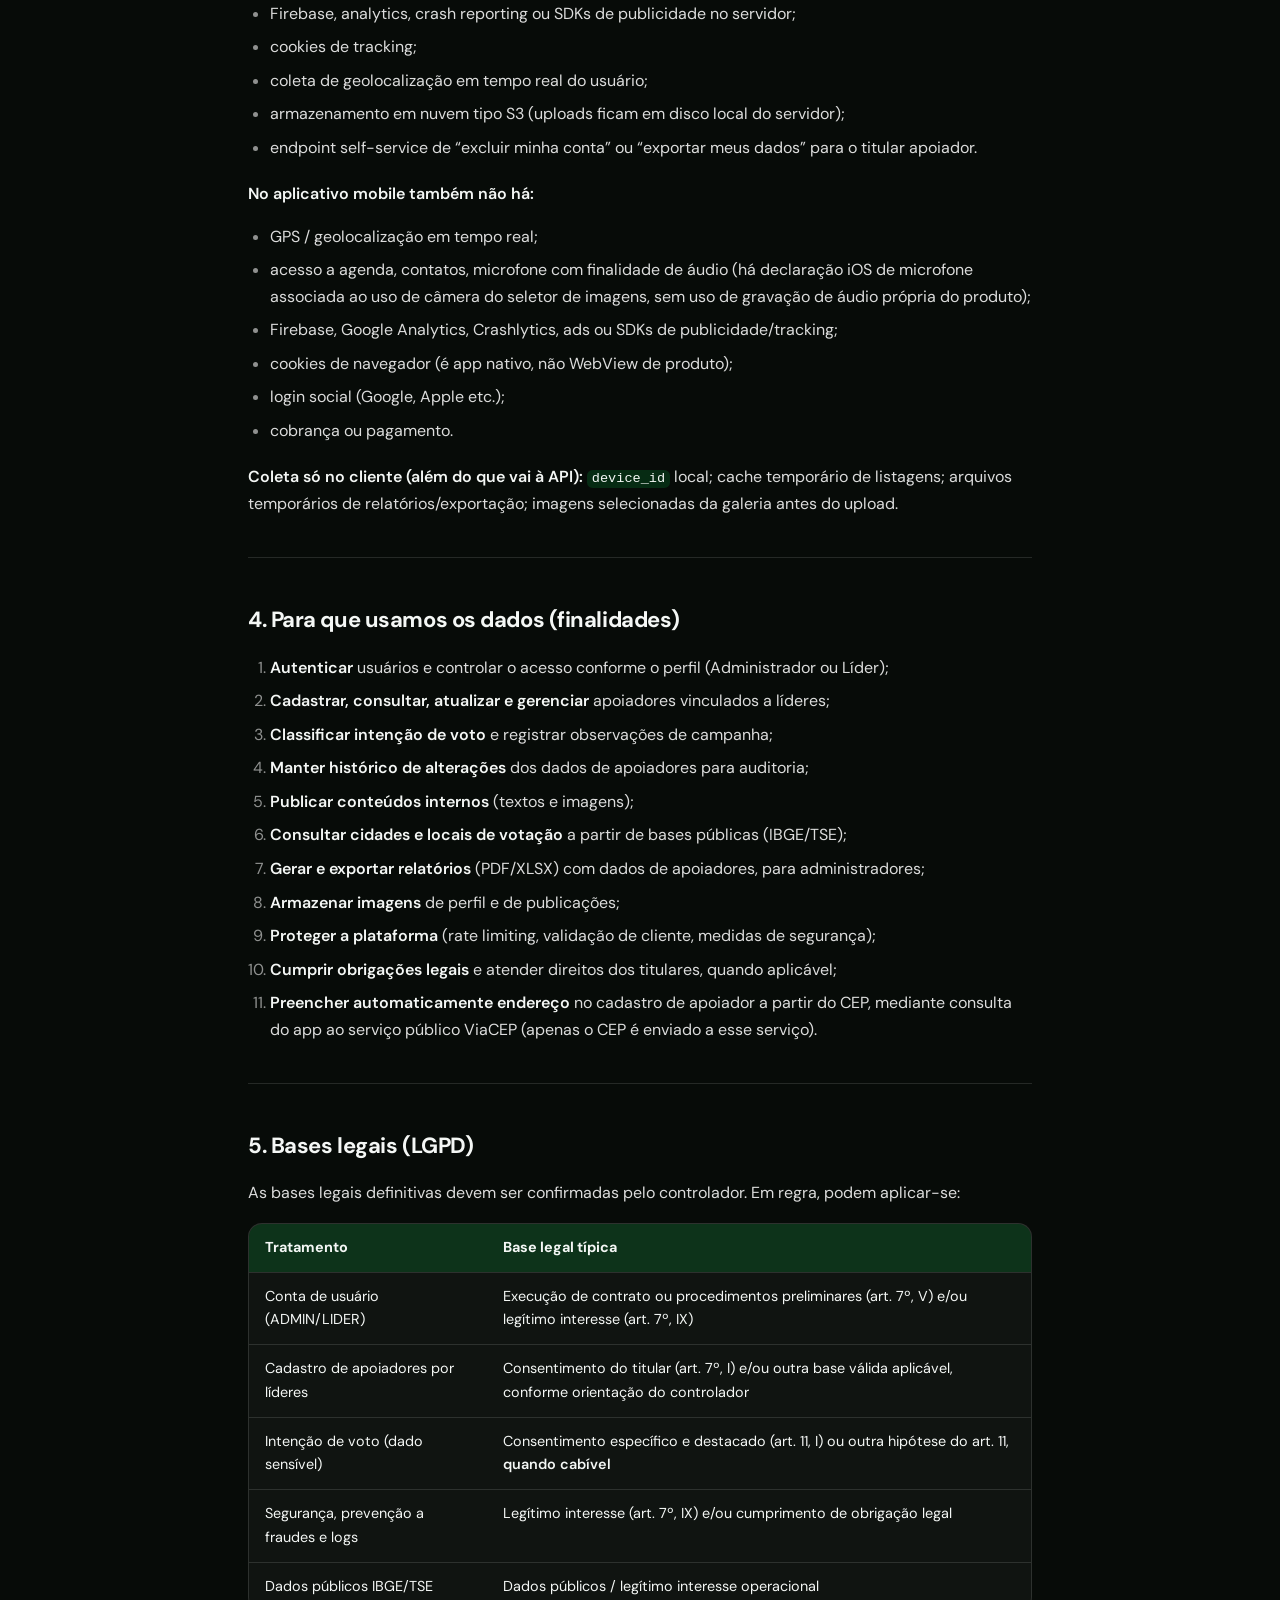
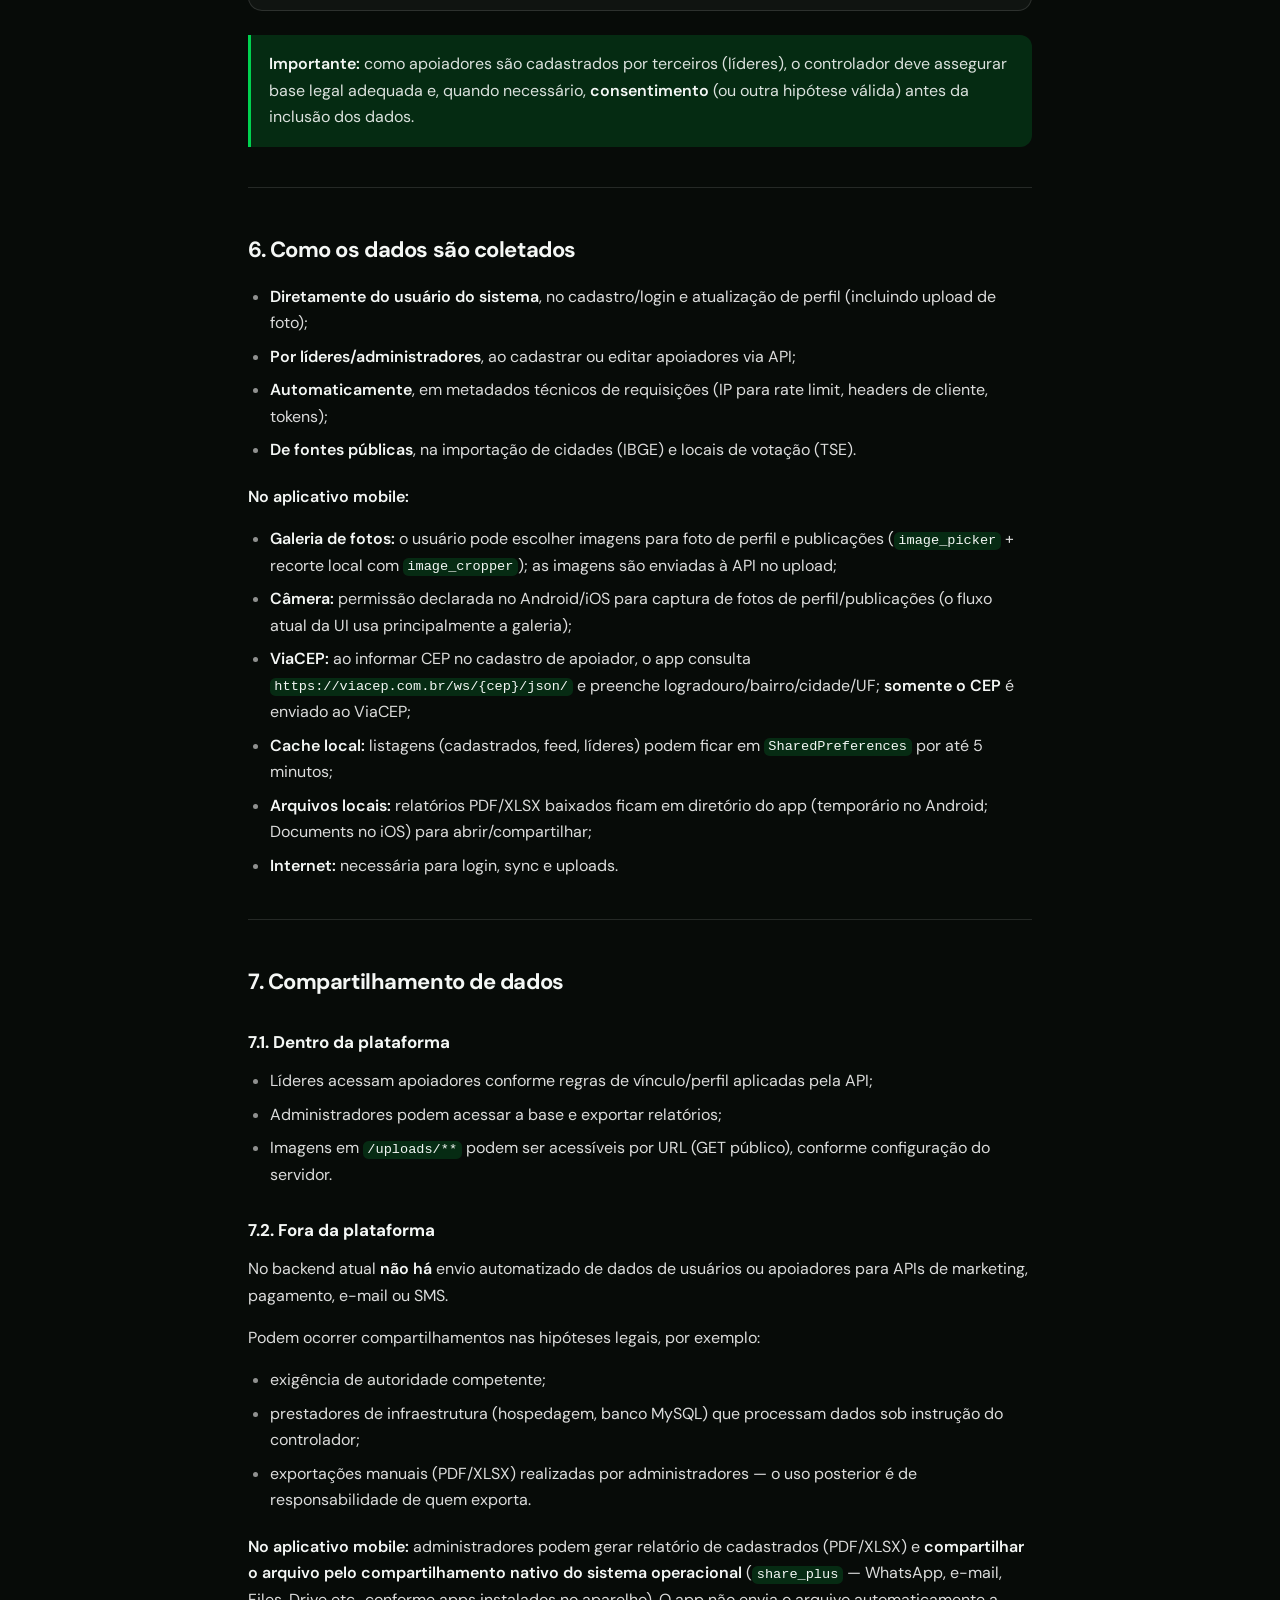
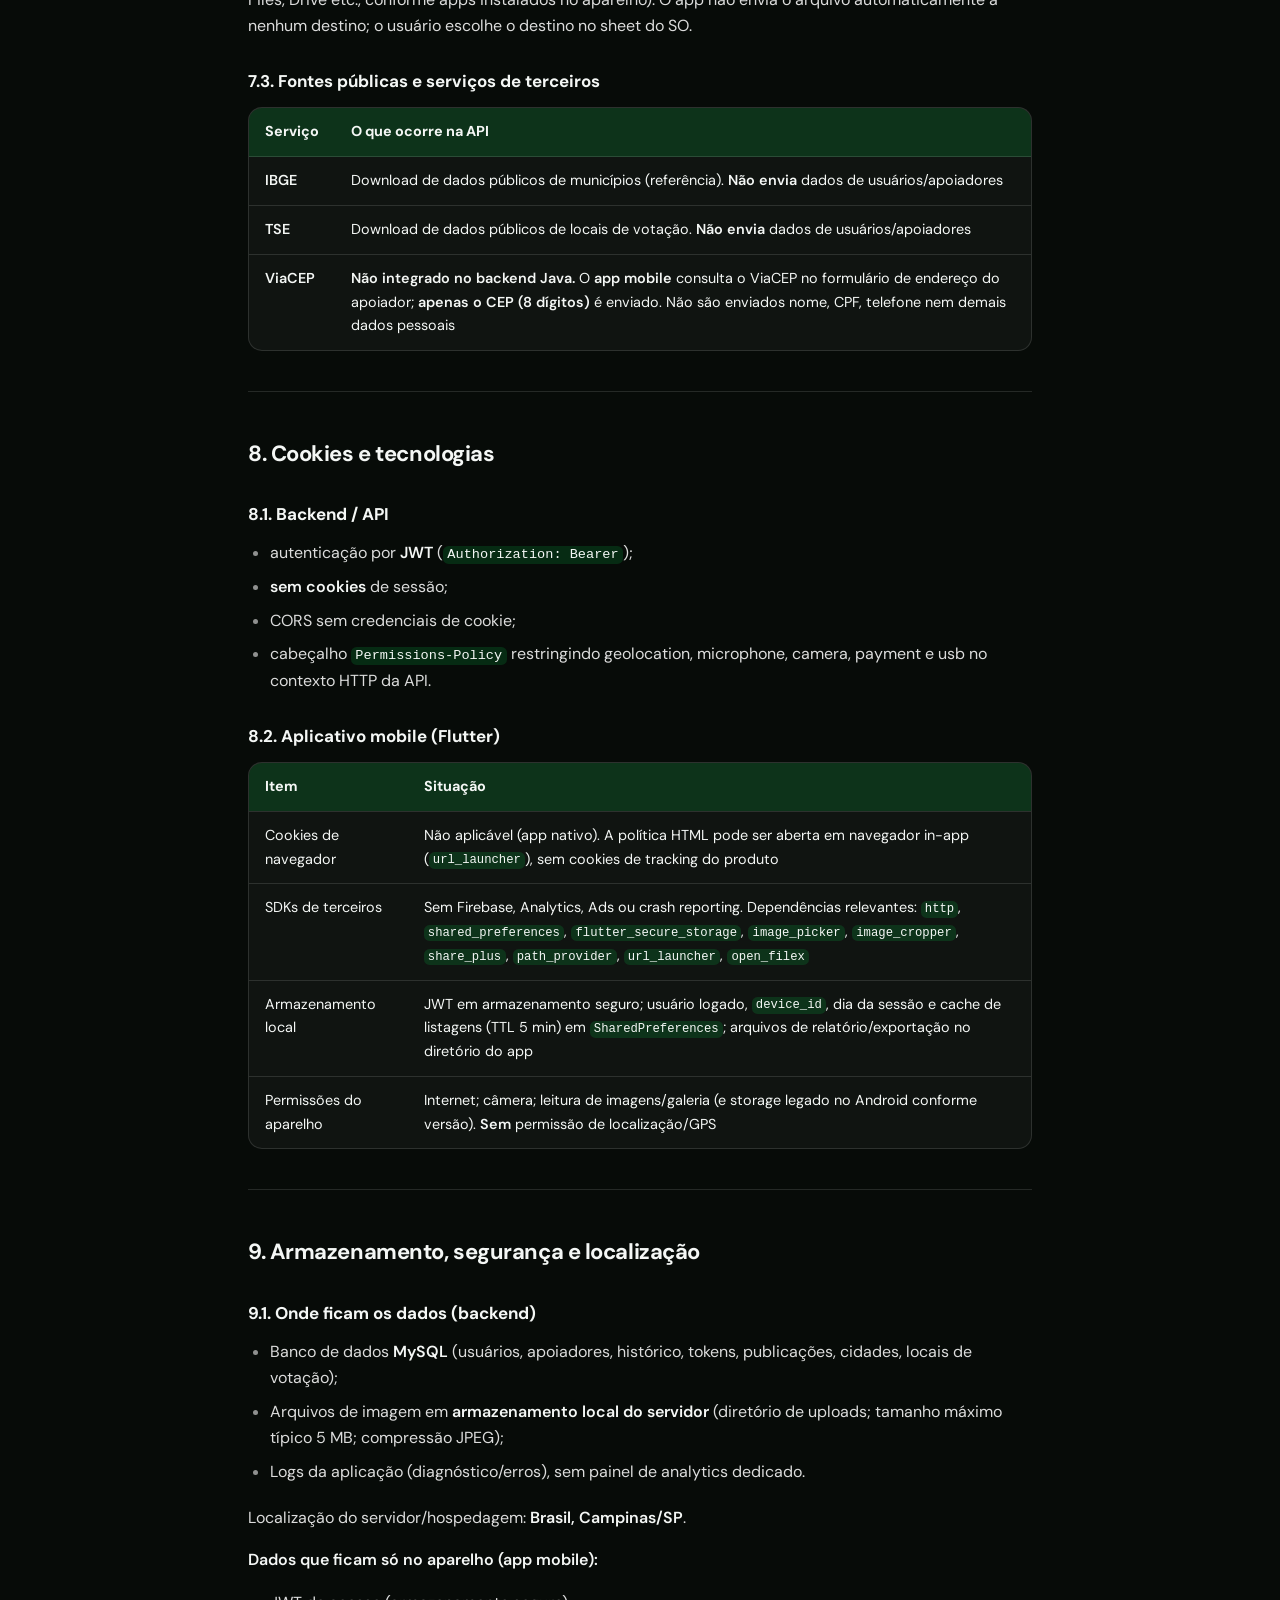
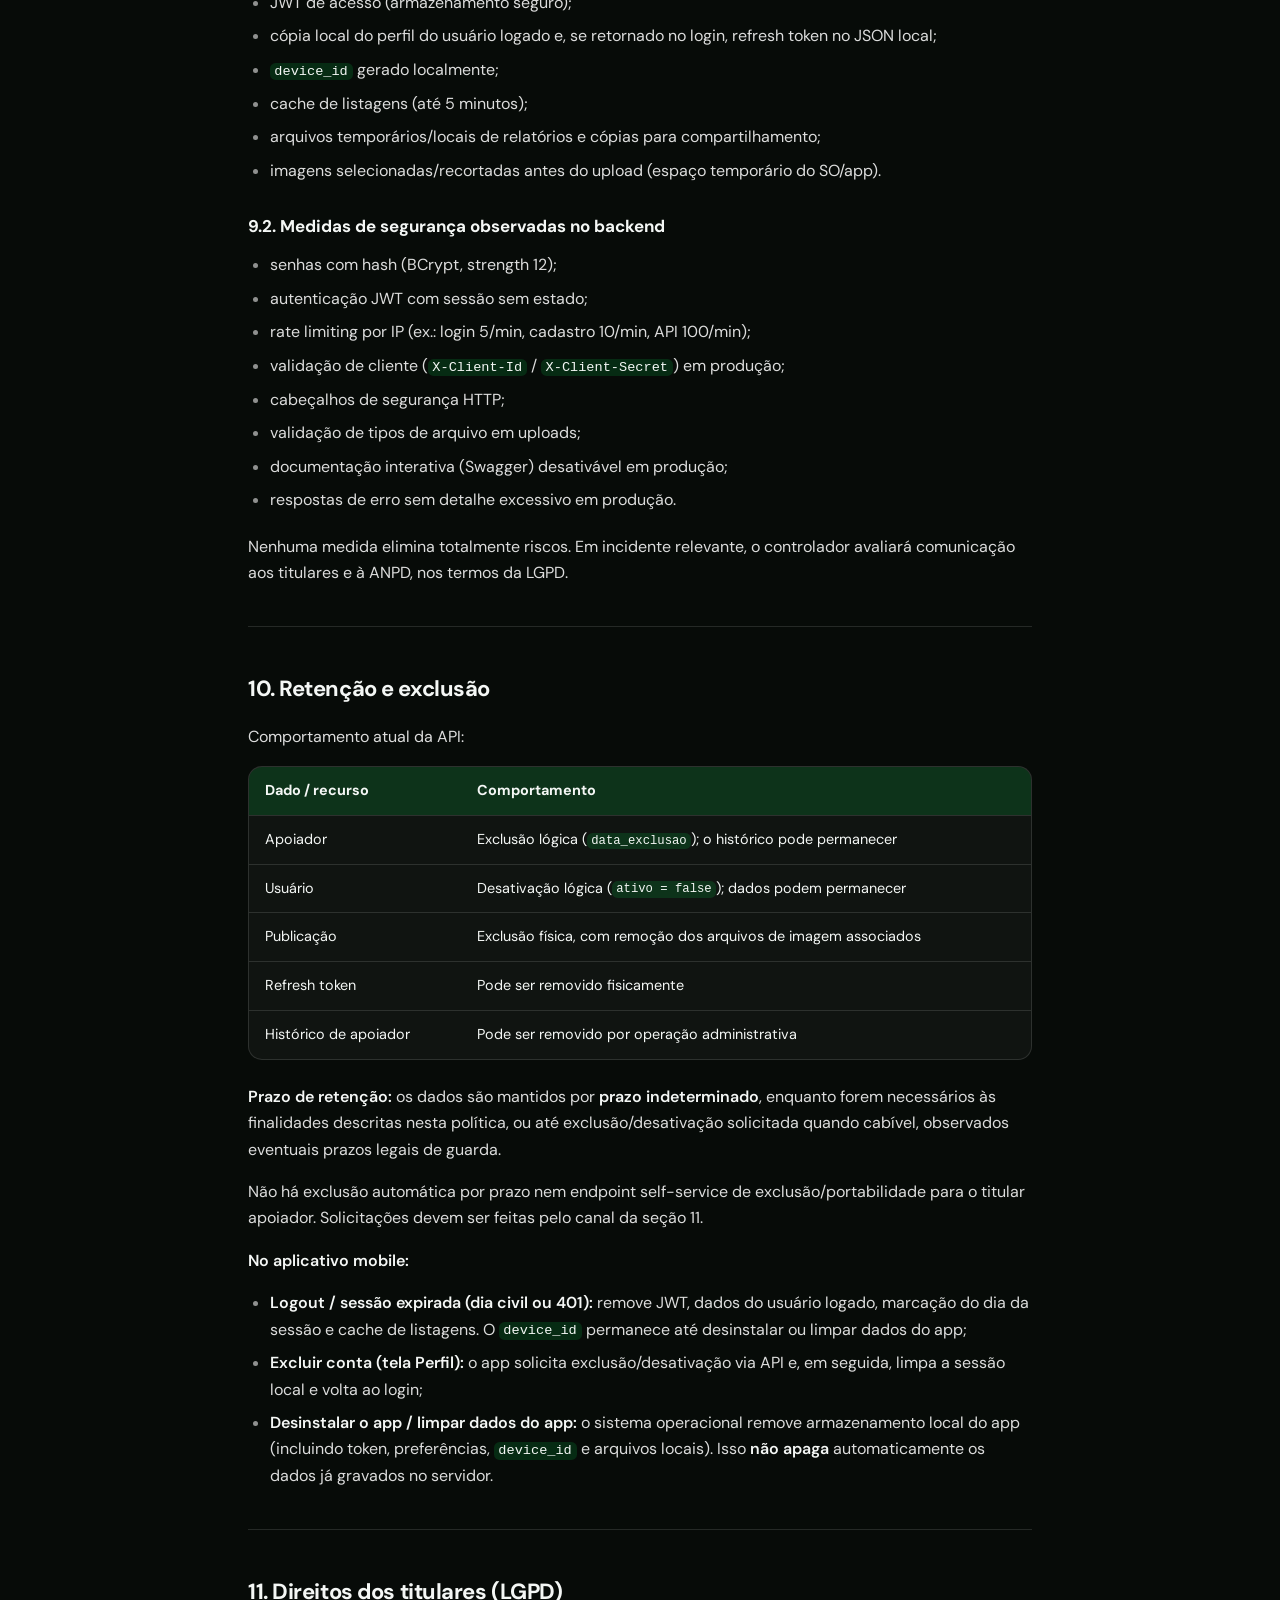
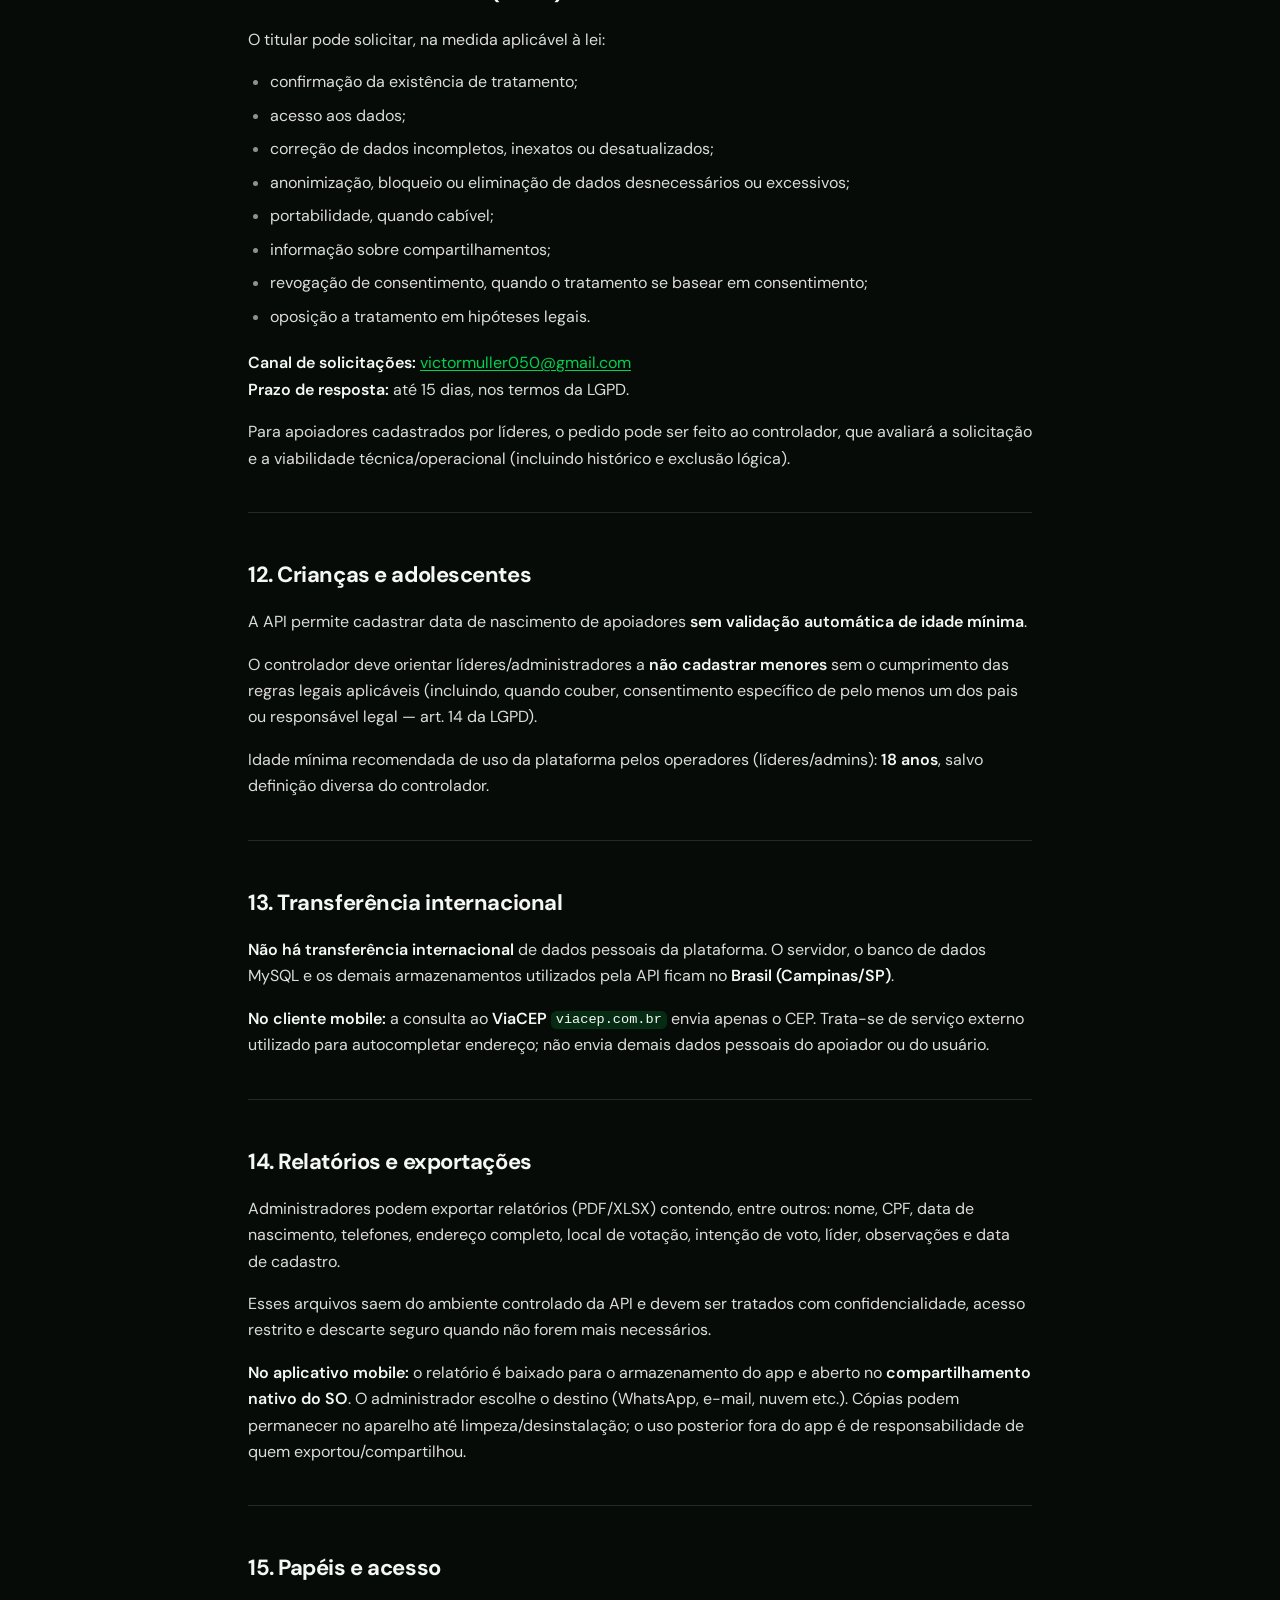
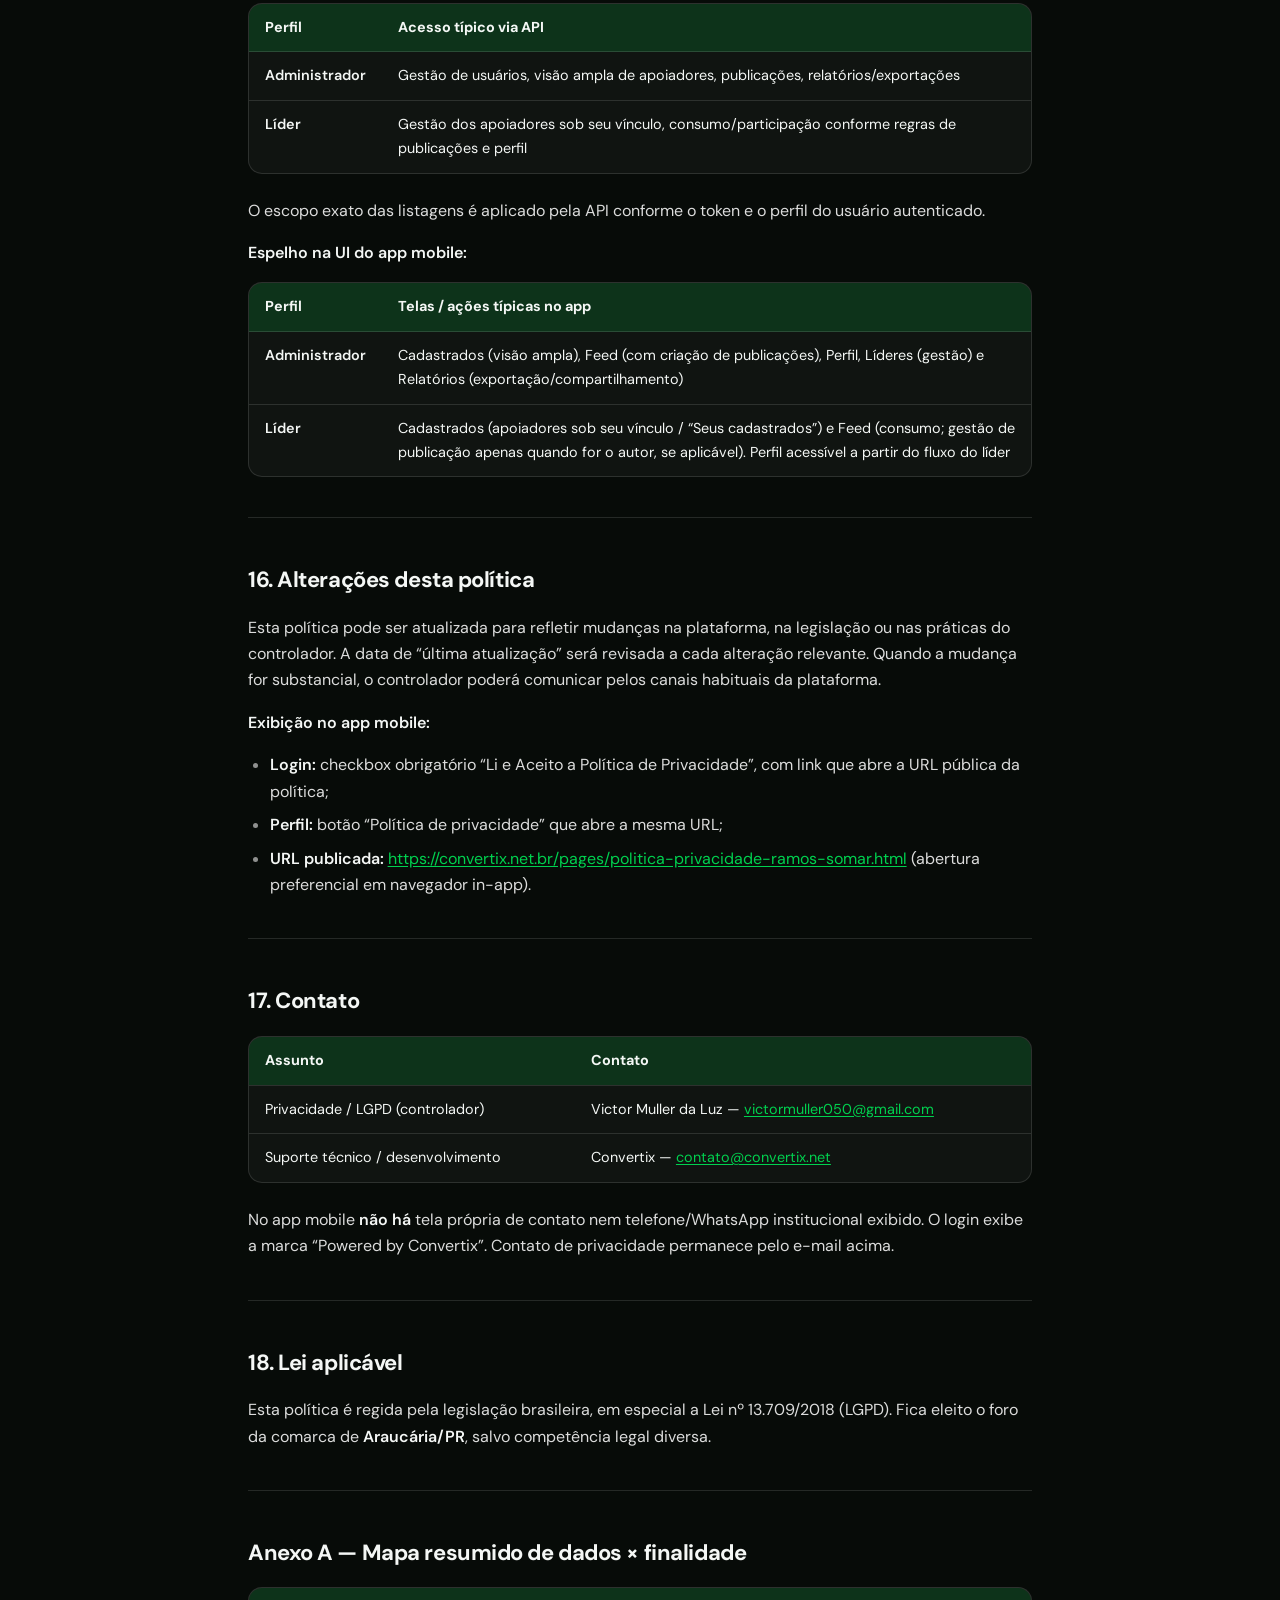
<file: pages/politica-privacidade-ramos-somar.html>
<!doctype html>
<html lang="pt-BR">
  <head>
    <meta charset="UTF-8" />
    <meta name="viewport" content="width=device-width, initial-scale=1.0" />
    <meta
      name="description"
      content="Política de Privacidade do Ramos Somar — como tratamos dados pessoais na API e no aplicativo mobile, conforme a LGPD."
    />
    <meta name="robots" content="noindex, follow" />
    <link rel="canonical" href="https://convertix.net.br/pages/politica-privacidade-ramos-somar.html" />
    <title>Política de Privacidade — Ramos Somar</title>
    <link
      rel="icon"
      href="../assets/images/logos/icon_convertix_green.png"
      type="image/png"
      sizes="32x32"
      media="(prefers-color-scheme: light)"
    />
    <link
      rel="icon"
      href="../assets/images/logos/icon_convertix_white.png"
      type="image/png"
      sizes="32x32"
      media="(prefers-color-scheme: dark)"
    />
    <link rel="apple-touch-icon" href="../assets/images/logos/icon_convertix_green.png" />
    <link rel="preconnect" href="https://fonts.googleapis.com" />
    <link rel="preconnect" href="https://fonts.gstatic.com" crossorigin />
    <link
      href="https://fonts.googleapis.com/css2?family=DM+Sans:ital,opsz,wght@0,9..40,400;0,9..40,500;0,9..40,600;0,9..40,700&display=swap"
      rel="stylesheet"
    />
    <link rel="stylesheet" href="../css/politica/politica.css" />
  </head>
  <body>
    <header class="policy-header">
      <div class="policy-header__inner">
        <a class="policy-header__brand" href="/" aria-label="Ir para o site da Convertix">
          <img
            class="policy-header__logo"
            src="../assets/images/logos/logo_convertix_white.png"
            alt="Convertix"
            width="120"
            height="32"
            decoding="async"
          />
        </a>
        <span class="policy-header__label">Ramos Somar</span>
      </div>
    </header>

    <main class="policy">
      <header class="policy__hero">
        <span class="policy__eyebrow">LGPD</span>
        <h1 class="policy__title">Política de Privacidade — Ramos Somar</h1>
        <p class="policy__updated"><strong>Última atualização:</strong> 25 de julho de 2026</p>
        <p class="policy__lead">
          Este documento descreve como os dados pessoais são tratados no
          <strong>Ramos Somar</strong> — API backend e aplicativo mobile oficial (Android e
          iOS) — conforme a Lei Geral de Proteção de Dados (LGPD).
        </p>
      </header>

      <nav class="policy__toc" aria-label="Sumário">
        <p class="policy__toc-title">Sumário</p>
        <ol>
          <li><a href="#sec-1">Quem somos e o que é o Ramos Somar</a></li>
          <li><a href="#sec-2">Abrangência</a></li>
          <li><a href="#sec-3">Quais dados pessoais tratamos</a></li>
          <li><a href="#sec-4">Para que usamos os dados</a></li>
          <li><a href="#sec-5">Bases legais (LGPD)</a></li>
          <li><a href="#sec-6">Como os dados são coletados</a></li>
          <li><a href="#sec-7">Compartilhamento de dados</a></li>
          <li><a href="#sec-8">Cookies e tecnologias</a></li>
          <li><a href="#sec-9">Armazenamento, segurança e localização</a></li>
          <li><a href="#sec-10">Retenção e exclusão</a></li>
          <li><a href="#sec-11">Direitos dos titulares</a></li>
          <li><a href="#sec-12">Crianças e adolescentes</a></li>
          <li><a href="#sec-13">Transferência internacional</a></li>
          <li><a href="#sec-14">Relatórios e exportações</a></li>
          <li><a href="#sec-15">Papéis e acesso</a></li>
          <li><a href="#sec-16">Alterações desta política</a></li>
          <li><a href="#sec-17">Contato</a></li>
          <li><a href="#sec-18">Lei aplicável</a></li>
          <li><a href="#anexo-a">Anexo A — Mapa de dados</a></li>
        </ol>
      </nav>

      <article class="policy__content">
        <h2 id="sec-1">1. Quem somos e o que é o Ramos Somar</h2>
        <p>
          O <strong>Ramos Somar</strong> é uma plataforma de gestão de campanha política /
          articulação eleitoral. A API backend (<strong>API Ramos Somar</strong>) oferece
          gestão de usuários, apoiadores, publicações, tokens de autenticação, cidades/locais
          de votação e relatórios.
        </p>
        <p>Funcionalidades tratadas pela API:</p>
        <ul>
          <li>cadastro e gestão de usuários (Administrador e Líder);</li>
          <li>cadastro e gestão de apoiadores (incluindo intenção de voto);</li>
          <li>publicações internas com imagens;</li>
          <li>consulta a cidades e locais de votação (dados públicos IBGE/TSE);</li>
          <li>histórico de alterações de apoiadores;</li>
          <li>geração de relatórios (PDF/XLSX) para administradores;</li>
          <li>autenticação e controle de acesso.</li>
        </ul>
        <p>
          <strong>Controlador dos dados (pessoa física):</strong> Victor Muller da Luz<br />
          <strong>Cidade/UF:</strong> Araucária/PR<br />
          <strong>E-mail para privacidade / LGPD:</strong>
          <a href="mailto:victormuller050@gmail.com">victormuller050@gmail.com</a>
        </p>
        <p>
          <strong>Desenvolvimento técnico da plataforma:</strong> Convertix —
          <a href="mailto:contato@convertix.net">contato@convertix.net</a>
        </p>
        <p>
          Não há Encarregado (DPO) formalmente nomeado neste momento. Solicitações sobre
          dados pessoais devem ser enviadas ao e-mail de privacidade acima.
        </p>

        <h3 id="sec-1-1">1.1. Clientes da API</h3>
        <div class="table-wrap">
          <table>
            <thead>
              <tr>
                <th>Item</th>
                <th>Valor</th>
              </tr>
            </thead>
            <tbody>
              <tr>
                <td>Nome do produto</td>
                <td>Ramos Somar</td>
              </tr>
              <tr>
                <td>Plataformas do app</td>
                <td>Android e iOS (Flutter)</td>
              </tr>
              <tr>
                <td>Identificador Android</td>
                <td><code>com.net.convertix.ramossomar</code></td>
              </tr>
              <tr>
                <td>Identificador iOS</td>
                <td><code>com.net.convertix.ramossomar</code></td>
              </tr>
              <tr>
                <td>URL da API (produção)</td>
                <td><code>https://ramossomar.api.convertix.net.br</code></td>
              </tr>
              <tr>
                <td>Identificador de cliente da API</td>
                <td><code>ramossomar-mobile</code></td>
              </tr>
              <tr>
                <td>Painel web</td>
                <td>
                  Não há painel web publicado; o cliente oficial é o aplicativo mobile
                </td>
              </tr>
            </tbody>
          </table>
        </div>
        <p>
          O uso é interno da campanha (administradores e líderes).
          <strong>Não há auto-cadastro público de apoiadores</strong> na API.
        </p>

        <hr />

        <h2 id="sec-2">2. Abrangência</h2>
        <p>
          Esta política aplica-se aos dados pessoais tratados pela API Ramos Somar e pelo
          aplicativo mobile oficial (Android/iOS), incluindo:
        </p>
        <ul>
          <li><strong>Usuários do sistema</strong> (perfil Administrador ou Líder);</li>
          <li>
            <strong>Apoiadores</strong> cujos dados são cadastrados por líderes ou
            administradores.
          </li>
        </ul>
        <p>
          O cadastro de apoiadores é realizado por usuários autorizados (não há endpoint
          público de auto-cadastro de apoiador).
        </p>

        <hr />

        <h2 id="sec-3">3. Quais dados pessoais tratamos</h2>

        <h3 id="sec-3-1">3.1. Usuários do sistema (Administrador / Líder)</h3>
        <div class="table-wrap">
          <table>
            <thead>
              <tr>
                <th>Dado</th>
                <th>Uso principal</th>
              </tr>
            </thead>
            <tbody>
              <tr>
                <td>Nome</td>
                <td>Identificação e exibição no sistema</td>
              </tr>
              <tr>
                <td>E-mail</td>
                <td>Login e identificação (único)</td>
              </tr>
              <tr>
                <td>Senha</td>
                <td>Autenticação (armazenada apenas com hash BCrypt)</td>
              </tr>
              <tr>
                <td>Telefone</td>
                <td>Contato operacional</td>
              </tr>
              <tr>
                <td>Foto de perfil (imagem)</td>
                <td>Identificação visual; arquivo no servidor de uploads</td>
              </tr>
              <tr>
                <td>Perfil de acesso (<code>ADMIN</code> / <code>LIDER</code>)</td>
                <td>Controle de permissões</td>
              </tr>
              <tr>
                <td>Status (ativo/inativo)</td>
                <td>Gestão de acesso</td>
              </tr>
              <tr>
                <td>Data do último login</td>
                <td>Segurança e auditoria operacional</td>
              </tr>
              <tr>
                <td>Datas de criação/atualização</td>
                <td>Controle interno</td>
              </tr>
            </tbody>
          </table>
        </div>
        <p>Login na API: <code>e-mail</code> + <code>senha</code> → tokens de acesso.</p>

        <h3 id="sec-3-2">3.2. Apoiadores</h3>
        <div class="table-wrap">
          <table>
            <thead>
              <tr>
                <th>Dado</th>
                <th>Uso principal</th>
              </tr>
            </thead>
            <tbody>
              <tr>
                <td>Nome</td>
                <td>Identificação</td>
              </tr>
              <tr>
                <td>CPF</td>
                <td>Identificação / prevenção de duplicidade</td>
              </tr>
              <tr>
                <td>Data de nascimento</td>
                <td>Cadastro e organização da base</td>
              </tr>
              <tr>
                <td>Telefone e WhatsApp</td>
                <td>Contato de campanha</td>
              </tr>
              <tr>
                <td>Endereço completo (CEP, logradouro, número, complemento, bairro, cidade)</td>
                <td>Localização e articulação territorial</td>
              </tr>
              <tr>
                <td>Local de votação</td>
                <td>Organização eleitoral</td>
              </tr>
              <tr>
                <td>
                  Intenção de voto (<code>INDECISO</code>, <code>SIMPATIZANTE</code>,
                  <code>APOIADOR</code>, <code>CONFIRMADO</code>)
                </td>
                <td>Classificação política de campanha</td>
              </tr>
              <tr>
                <td>Observações</td>
                <td>Anotações operacionais</td>
              </tr>
              <tr>
                <td>Vínculo com o líder responsável</td>
                <td>Organização da equipe</td>
              </tr>
              <tr>
                <td>Data de exclusão lógica (quando aplicável)</td>
                <td>Controle de remoção</td>
              </tr>
            </tbody>
          </table>
        </div>
        <div class="policy__note">
          <p>
            <strong>Atenção:</strong> a <strong>intenção de voto</strong> constitui dado
            pessoal sensível relacionado a opinião política (art. 5º, II, e art. 11 da LGPD).
          </p>
        </div>
        <p>
          <strong>Dados de apoiador que a API atual não modela:</strong> e-mail do apoiador e
          foto do apoiador.
        </p>

        <h3 id="sec-3-3">3.3. Histórico de alterações de apoiadores</h3>
        <p>Alterações em campos do apoiador podem gerar registros de auditoria com:</p>
        <ul>
          <li>campo alterado;</li>
          <li>valor anterior;</li>
          <li>valor novo;</li>
          <li>usuário responsável;</li>
          <li>data da alteração.</li>
        </ul>
        <p>
          Esses registros podem conter CPF, telefone, endereço e demais dados pessoais quando
          esses campos forem alterados.
        </p>

        <h3 id="sec-3-4">3.4. Tokens e sessão</h3>
        <ul>
          <li>
            <strong>Token de acesso (JWT):</strong> contém id do usuário, e-mail, nome e
            perfil; validade padrão de 24 horas; autenticação via
            <code>Authorization: Bearer</code>;
          </li>
          <li>
            <strong>Refresh token:</strong> UUID associado ao usuário, com data de expiração,
            armazenado em banco.
          </li>
        </ul>
        <p>
          A API é <strong>stateless</strong> (sem sessão de servidor e
          <strong>sem cookies</strong> de sessão). CORS está configurado com
          <code>allow-credentials=false</code>.
        </p>
        <p><strong>No aplicativo mobile (Flutter):</strong></p>
        <ul>
          <li>
            <strong>Token de acesso (JWT):</strong> armazenado em armazenamento seguro do
            aparelho (<code>FlutterSecureStorage</code>; no Android, SharedPreferences
            criptografadas);
          </li>
          <li>
            <strong>Dados do usuário logado</strong> (id, nome, e-mail, perfil, telefone,
            foto, e eventualmente <code>refresh_token</code> retornado no login): em
            <code>SharedPreferences</code> (sem o JWT de acesso no JSON persistido);
          </li>
          <li>
            <strong>Controle de sessão local:</strong> o app grava o dia do login e
            <strong>expira a sessão local ao virar o dia civil</strong> (mesmo que o JWT
            ainda seja válido na API); nesse caso limpa token, usuário e cache;
          </li>
          <li>
            <strong>Logout:</strong> remove JWT, dados do usuário logado, marcação do dia da
            sessão e cache de listagens; o <code>device_id</code> local permanece no
            aparelho;
          </li>
          <li>
            <strong>Sessão inválida / 401:</strong> o app limpa a sessão local e redireciona
            para o login.
          </li>
        </ul>

        <h3 id="sec-3-5">3.5. Publicações</h3>
        <ul>
          <li>Título e conteúdo;</li>
          <li>Até três imagens;</li>
          <li>Autor (usuário do sistema).</li>
        </ul>
        <p>
          Imagens ficam no armazenamento de uploads do servidor e podem ser acessíveis por
          URL pública (<code>/uploads/**</code>), conforme configuração.
        </p>

        <h3 id="sec-3-6">3.6. Dados de referência (fontes públicas)</h3>
        <ul>
          <li><strong>Cidades</strong> (IBGE): código, nome, UF;</li>
          <li>
            <strong>Locais de votação</strong> (TSE): nome, endereço, bairro, CEP, zona
            eleitoral, coordenadas geográficas públicas, vínculo com cidade.
          </li>
        </ul>
        <p>
          Esses dados são importados pela API a partir de fontes públicas.
          <strong>Não são dados de “conta”</strong>, mas podem ser associados a apoiadores no
          cadastro.
        </p>

        <h3 id="sec-3-7">3.7. Metadados técnicos das requisições</h3>
        <p>A API pode receber/utilizar:</p>
        <div class="table-wrap">
          <table>
            <thead>
              <tr>
                <th>Dado / cabeçalho</th>
                <th>Uso</th>
              </tr>
            </thead>
            <tbody>
              <tr>
                <td><code>Authorization</code></td>
                <td>JWT do usuário autenticado</td>
              </tr>
              <tr>
                <td><code>X-Client-Id</code> / <code>X-Client-Secret</code></td>
                <td>Validação do cliente da API</td>
              </tr>
              <tr>
                <td><code>X-App-Version</code></td>
                <td>Diagnóstico (log de debug)</td>
              </tr>
              <tr>
                <td><code>X-Platform</code></td>
                <td>Diagnóstico (log de debug)</td>
              </tr>
              <tr>
                <td><code>X-Device-Id</code></td>
                <td>Diagnóstico (log de debug)</td>
              </tr>
              <tr>
                <td>Endereço IP</td>
                <td>
                  Limitação de taxa de requisições (rate limit); não há entidade própria de
                  telemetria no banco
                </td>
              </tr>
            </tbody>
          </table>
        </div>
        <p>Não há modelo de persistência dedicado a telemetria de dispositivo no backend.</p>
        <p>
          <strong>No aplicativo mobile:</strong> todas as requisições autenticadas (e as de
          login) enviam:
        </p>
        <div class="table-wrap">
          <table>
            <thead>
              <tr>
                <th>Cabeçalho</th>
                <th>Origem no app</th>
              </tr>
            </thead>
            <tbody>
              <tr>
                <td><code>Authorization: Bearer</code></td>
                <td>JWT salvo no armazenamento seguro (quando logado)</td>
              </tr>
              <tr>
                <td><code>X-Client-Id</code> / <code>X-Client-Secret</code></td>
                <td>
                  Credenciais do client <code>ramossomar-mobile</code> embutidas no app
                </td>
              </tr>
              <tr>
                <td><code>X-App-Version</code></td>
                <td>Versão do app (ex.: <code>1.0.0</code>)</td>
              </tr>
              <tr>
                <td><code>X-Platform</code></td>
                <td><code>android</code> ou <code>ios</code></td>
              </tr>
              <tr>
                <td><code>X-Device-Id</code></td>
                <td>
                  Identificador gerado no aparelho e persistido em
                  <code>SharedPreferences</code> (não é ID de publicidade; permanece após
                  logout; é apagado na desinstalação)
                </td>
              </tr>
            </tbody>
          </table>
        </div>

        <h3 id="sec-3-8">3.8. Dados que a API atual <strong>não</strong> trata</h3>
        <p>Com base no código do backend:</p>
        <ul>
          <li>cobrança ou pagamento;</li>
          <li>envio automatizado de e-mail ou SMS;</li>
          <li>login social (Google, Apple etc.);</li>
          <li>Firebase, analytics, crash reporting ou SDKs de publicidade no servidor;</li>
          <li>cookies de tracking;</li>
          <li>coleta de geolocalização em tempo real do usuário;</li>
          <li>
            armazenamento em nuvem tipo S3 (uploads ficam em disco local do servidor);
          </li>
          <li>
            endpoint self-service de “excluir minha conta” ou “exportar meus dados” para o
            titular apoiador.
          </li>
        </ul>
        <p><strong>No aplicativo mobile também não há:</strong></p>
        <ul>
          <li>GPS / geolocalização em tempo real;</li>
          <li>
            acesso a agenda, contatos, microfone com finalidade de áudio (há declaração iOS
            de microfone associada ao uso de câmera do seletor de imagens, sem uso de
            gravação de áudio própria do produto);
          </li>
          <li>Firebase, Google Analytics, Crashlytics, ads ou SDKs de publicidade/tracking;</li>
          <li>cookies de navegador (é app nativo, não WebView de produto);</li>
          <li>login social (Google, Apple etc.);</li>
          <li>cobrança ou pagamento.</li>
        </ul>
        <p>
          <strong>Coleta só no cliente (além do que vai à API):</strong>
          <code>device_id</code> local; cache temporário de listagens; arquivos temporários
          de relatórios/exportação; imagens selecionadas da galeria antes do upload.
        </p>

        <hr />

        <h2 id="sec-4">4. Para que usamos os dados (finalidades)</h2>
        <ol>
          <li>
            <strong>Autenticar</strong> usuários e controlar o acesso conforme o perfil
            (Administrador ou Líder);
          </li>
          <li>
            <strong>Cadastrar, consultar, atualizar e gerenciar</strong> apoiadores
            vinculados a líderes;
          </li>
          <li>
            <strong>Classificar intenção de voto</strong> e registrar observações de
            campanha;
          </li>
          <li>
            <strong>Manter histórico de alterações</strong> dos dados de apoiadores para
            auditoria;
          </li>
          <li><strong>Publicar conteúdos internos</strong> (textos e imagens);</li>
          <li>
            <strong>Consultar cidades e locais de votação</strong> a partir de bases públicas
            (IBGE/TSE);
          </li>
          <li>
            <strong>Gerar e exportar relatórios</strong> (PDF/XLSX) com dados de apoiadores,
            para administradores;
          </li>
          <li><strong>Armazenar imagens</strong> de perfil e de publicações;</li>
          <li>
            <strong>Proteger a plataforma</strong> (rate limiting, validação de cliente,
            medidas de segurança);
          </li>
          <li>
            <strong>Cumprir obrigações legais</strong> e atender direitos dos titulares,
            quando aplicável;
          </li>
          <li>
            <strong>Preencher automaticamente endereço</strong> no cadastro de apoiador a
            partir do CEP, mediante consulta do app ao serviço público ViaCEP (apenas o CEP
            é enviado a esse serviço).
          </li>
        </ol>

        <hr />

        <h2 id="sec-5">5. Bases legais (LGPD)</h2>
        <p>
          As bases legais definitivas devem ser confirmadas pelo controlador. Em regra, podem
          aplicar-se:
        </p>
        <div class="table-wrap">
          <table>
            <thead>
              <tr>
                <th>Tratamento</th>
                <th>Base legal típica</th>
              </tr>
            </thead>
            <tbody>
              <tr>
                <td>Conta de usuário (ADMIN/LIDER)</td>
                <td>
                  Execução de contrato ou procedimentos preliminares (art. 7º, V) e/ou
                  legítimo interesse (art. 7º, IX)
                </td>
              </tr>
              <tr>
                <td>Cadastro de apoiadores por líderes</td>
                <td>
                  Consentimento do titular (art. 7º, I) e/ou outra base válida aplicável,
                  conforme orientação do controlador
                </td>
              </tr>
              <tr>
                <td>Intenção de voto (dado sensível)</td>
                <td>
                  Consentimento específico e destacado (art. 11, I) ou outra hipótese do art.
                  11, <strong>quando cabível</strong>
                </td>
              </tr>
              <tr>
                <td>Segurança, prevenção a fraudes e logs</td>
                <td>
                  Legítimo interesse (art. 7º, IX) e/ou cumprimento de obrigação legal
                </td>
              </tr>
              <tr>
                <td>Dados públicos IBGE/TSE</td>
                <td>Dados públicos / legítimo interesse operacional</td>
              </tr>
            </tbody>
          </table>
        </div>
        <div class="policy__note">
          <p>
            <strong>Importante:</strong> como apoiadores são cadastrados por terceiros
            (líderes), o controlador deve assegurar base legal adequada e, quando necessário,
            <strong>consentimento</strong> (ou outra hipótese válida) antes da inclusão dos
            dados.
          </p>
        </div>

        <hr />

        <h2 id="sec-6">6. Como os dados são coletados</h2>
        <ul>
          <li>
            <strong>Diretamente do usuário do sistema</strong>, no cadastro/login e
            atualização de perfil (incluindo upload de foto);
          </li>
          <li>
            <strong>Por líderes/administradores</strong>, ao cadastrar ou editar apoiadores
            via API;
          </li>
          <li>
            <strong>Automaticamente</strong>, em metadados técnicos de requisições (IP para
            rate limit, headers de cliente, tokens);
          </li>
          <li>
            <strong>De fontes públicas</strong>, na importação de cidades (IBGE) e locais de
            votação (TSE).
          </li>
        </ul>
        <p><strong>No aplicativo mobile:</strong></p>
        <ul>
          <li>
            <strong>Galeria de fotos:</strong> o usuário pode escolher imagens para foto de
            perfil e publicações (<code>image_picker</code> + recorte local com
            <code>image_cropper</code>); as imagens são enviadas à API no upload;
          </li>
          <li>
            <strong>Câmera:</strong> permissão declarada no Android/iOS para captura de fotos
            de perfil/publicações (o fluxo atual da UI usa principalmente a galeria);
          </li>
          <li>
            <strong>ViaCEP:</strong> ao informar CEP no cadastro de apoiador, o app consulta
            <code>https://viacep.com.br/ws/{cep}/json/</code> e preenche
            logradouro/bairro/cidade/UF; <strong>somente o CEP</strong> é enviado ao ViaCEP;
          </li>
          <li>
            <strong>Cache local:</strong> listagens (cadastrados, feed, líderes) podem ficar
            em <code>SharedPreferences</code> por até 5 minutos;
          </li>
          <li>
            <strong>Arquivos locais:</strong> relatórios PDF/XLSX baixados ficam em diretório
            do app (temporário no Android; Documents no iOS) para abrir/compartilhar;
          </li>
          <li><strong>Internet:</strong> necessária para login, sync e uploads.</li>
        </ul>

        <hr />

        <h2 id="sec-7">7. Compartilhamento de dados</h2>

        <h3 id="sec-7-1">7.1. Dentro da plataforma</h3>
        <ul>
          <li>
            Líderes acessam apoiadores conforme regras de vínculo/perfil aplicadas pela API;
          </li>
          <li>Administradores podem acessar a base e exportar relatórios;</li>
          <li>
            Imagens em <code>/uploads/**</code> podem ser acessíveis por URL (GET público),
            conforme configuração do servidor.
          </li>
        </ul>

        <h3 id="sec-7-2">7.2. Fora da plataforma</h3>
        <p>
          No backend atual <strong>não há</strong> envio automatizado de dados de usuários ou
          apoiadores para APIs de marketing, pagamento, e-mail ou SMS.
        </p>
        <p>Podem ocorrer compartilhamentos nas hipóteses legais, por exemplo:</p>
        <ul>
          <li>exigência de autoridade competente;</li>
          <li>
            prestadores de infraestrutura (hospedagem, banco MySQL) que processam dados sob
            instrução do controlador;
          </li>
          <li>
            exportações manuais (PDF/XLSX) realizadas por administradores — o uso posterior é
            de responsabilidade de quem exporta.
          </li>
        </ul>
        <p>
          <strong>No aplicativo mobile:</strong> administradores podem gerar relatório de
          cadastrados (PDF/XLSX) e <strong>compartilhar o arquivo pelo compartilhamento
          nativo do sistema operacional</strong> (<code>share_plus</code> — WhatsApp, e-mail,
          Files, Drive etc., conforme apps instalados no aparelho). O app não envia o arquivo
          automaticamente a nenhum destino; o usuário escolhe o destino no sheet do SO.
        </p>

        <h3 id="sec-7-3">7.3. Fontes públicas e serviços de terceiros</h3>
        <div class="table-wrap">
          <table>
            <thead>
              <tr>
                <th>Serviço</th>
                <th>O que ocorre na API</th>
              </tr>
            </thead>
            <tbody>
              <tr>
                <td><strong>IBGE</strong></td>
                <td>
                  Download de dados públicos de municípios (referência).
                  <strong>Não envia</strong> dados de usuários/apoiadores
                </td>
              </tr>
              <tr>
                <td><strong>TSE</strong></td>
                <td>
                  Download de dados públicos de locais de votação.
                  <strong>Não envia</strong> dados de usuários/apoiadores
                </td>
              </tr>
              <tr>
                <td><strong>ViaCEP</strong></td>
                <td>
                  <strong>Não integrado no backend Java.</strong> O
                  <strong>app mobile</strong> consulta o ViaCEP no formulário de endereço do
                  apoiador; <strong>apenas o CEP (8 dígitos)</strong> é enviado. Não são
                  enviados nome, CPF, telefone nem demais dados pessoais
                </td>
              </tr>
            </tbody>
          </table>
        </div>

        <hr />

        <h2 id="sec-8">8. Cookies e tecnologias</h2>

        <h3 id="sec-8-1">8.1. Backend / API</h3>
        <ul>
          <li>autenticação por <strong>JWT</strong> (<code>Authorization: Bearer</code>);</li>
          <li><strong>sem cookies</strong> de sessão;</li>
          <li>CORS sem credenciais de cookie;</li>
          <li>
            cabeçalho <code>Permissions-Policy</code> restringindo geolocation, microphone,
            camera, payment e usb no contexto HTTP da API.
          </li>
        </ul>

        <h3 id="sec-8-2">8.2. Aplicativo mobile (Flutter)</h3>
        <div class="table-wrap">
          <table>
            <thead>
              <tr>
                <th>Item</th>
                <th>Situação</th>
              </tr>
            </thead>
            <tbody>
              <tr>
                <td>Cookies de navegador</td>
                <td>
                  Não aplicável (app nativo). A política HTML pode ser aberta em navegador
                  in-app (<code>url_launcher</code>), sem cookies de tracking do produto
                </td>
              </tr>
              <tr>
                <td>SDKs de terceiros</td>
                <td>
                  Sem Firebase, Analytics, Ads ou crash reporting. Dependências relevantes:
                  <code>http</code>, <code>shared_preferences</code>,
                  <code>flutter_secure_storage</code>, <code>image_picker</code>,
                  <code>image_cropper</code>, <code>share_plus</code>,
                  <code>path_provider</code>, <code>url_launcher</code>,
                  <code>open_filex</code>
                </td>
              </tr>
              <tr>
                <td>Armazenamento local</td>
                <td>
                  JWT em armazenamento seguro; usuário logado, <code>device_id</code>, dia da
                  sessão e cache de listagens (TTL 5 min) em <code>SharedPreferences</code>;
                  arquivos de relatório/exportação no diretório do app
                </td>
              </tr>
              <tr>
                <td>Permissões do aparelho</td>
                <td>
                  Internet; câmera; leitura de imagens/galeria (e storage legado no Android
                  conforme versão). <strong>Sem</strong> permissão de localização/GPS
                </td>
              </tr>
            </tbody>
          </table>
        </div>

        <hr />

        <h2 id="sec-9">9. Armazenamento, segurança e localização</h2>

        <h3 id="sec-9-1">9.1. Onde ficam os dados (backend)</h3>
        <ul>
          <li>
            Banco de dados <strong>MySQL</strong> (usuários, apoiadores, histórico, tokens,
            publicações, cidades, locais de votação);
          </li>
          <li>
            Arquivos de imagem em <strong>armazenamento local do servidor</strong> (diretório
            de uploads; tamanho máximo típico 5 MB; compressão JPEG);
          </li>
          <li>
            Logs da aplicação (diagnóstico/erros), sem painel de analytics dedicado.
          </li>
        </ul>
        <p>
          Localização do servidor/hospedagem: <strong>Brasil, Campinas/SP</strong>.
        </p>
        <p><strong>Dados que ficam só no aparelho (app mobile):</strong></p>
        <ul>
          <li>JWT de acesso (armazenamento seguro);</li>
          <li>
            cópia local do perfil do usuário logado e, se retornado no login, refresh token
            no JSON local;
          </li>
          <li><code>device_id</code> gerado localmente;</li>
          <li>cache de listagens (até 5 minutos);</li>
          <li>
            arquivos temporários/locais de relatórios e cópias para compartilhamento;
          </li>
          <li>
            imagens selecionadas/recortadas antes do upload (espaço temporário do SO/app).
          </li>
        </ul>

        <h3 id="sec-9-2">9.2. Medidas de segurança observadas no backend</h3>
        <ul>
          <li>senhas com hash (BCrypt, strength 12);</li>
          <li>autenticação JWT com sessão sem estado;</li>
          <li>
            rate limiting por IP (ex.: login 5/min, cadastro 10/min, API 100/min);
          </li>
          <li>
            validação de cliente (<code>X-Client-Id</code> /
            <code>X-Client-Secret</code>) em produção;
          </li>
          <li>cabeçalhos de segurança HTTP;</li>
          <li>validação de tipos de arquivo em uploads;</li>
          <li>documentação interativa (Swagger) desativável em produção;</li>
          <li>respostas de erro sem detalhe excessivo em produção.</li>
        </ul>
        <p>
          Nenhuma medida elimina totalmente riscos. Em incidente relevante, o controlador
          avaliará comunicação aos titulares e à ANPD, nos termos da LGPD.
        </p>

        <hr />

        <h2 id="sec-10">10. Retenção e exclusão</h2>
        <p>Comportamento atual da API:</p>
        <div class="table-wrap">
          <table>
            <thead>
              <tr>
                <th>Dado / recurso</th>
                <th>Comportamento</th>
              </tr>
            </thead>
            <tbody>
              <tr>
                <td>Apoiador</td>
                <td>
                  Exclusão lógica (<code>data_exclusao</code>); o histórico pode permanecer
                </td>
              </tr>
              <tr>
                <td>Usuário</td>
                <td>
                  Desativação lógica (<code>ativo = false</code>); dados podem permanecer
                </td>
              </tr>
              <tr>
                <td>Publicação</td>
                <td>
                  Exclusão física, com remoção dos arquivos de imagem associados
                </td>
              </tr>
              <tr>
                <td>Refresh token</td>
                <td>Pode ser removido fisicamente</td>
              </tr>
              <tr>
                <td>Histórico de apoiador</td>
                <td>Pode ser removido por operação administrativa</td>
              </tr>
            </tbody>
          </table>
        </div>
        <p>
          <strong>Prazo de retenção:</strong> os dados são mantidos por
          <strong>prazo indeterminado</strong>, enquanto forem necessários às finalidades
          descritas nesta política, ou até exclusão/desativação solicitada quando cabível,
          observados eventuais prazos legais de guarda.
        </p>
        <p>
          Não há exclusão automática por prazo nem endpoint self-service de
          exclusão/portabilidade para o titular apoiador. Solicitações devem ser feitas pelo
          canal da seção 11.
        </p>
        <p><strong>No aplicativo mobile:</strong></p>
        <ul>
          <li>
            <strong>Logout / sessão expirada (dia civil ou 401):</strong> remove JWT, dados
            do usuário logado, marcação do dia da sessão e cache de listagens. O
            <code>device_id</code> permanece até desinstalar ou limpar dados do app;
          </li>
          <li>
            <strong>Excluir conta (tela Perfil):</strong> o app solicita
            exclusão/desativação via API e, em seguida, limpa a sessão local e volta ao
            login;
          </li>
          <li>
            <strong>Desinstalar o app / limpar dados do app:</strong> o sistema operacional
            remove armazenamento local do app (incluindo token, preferências,
            <code>device_id</code> e arquivos locais). Isso <strong>não apaga</strong>
            automaticamente os dados já gravados no servidor.
          </li>
        </ul>

        <hr />

        <h2 id="sec-11">11. Direitos dos titulares (LGPD)</h2>
        <p>O titular pode solicitar, na medida aplicável à lei:</p>
        <ul>
          <li>confirmação da existência de tratamento;</li>
          <li>acesso aos dados;</li>
          <li>correção de dados incompletos, inexatos ou desatualizados;</li>
          <li>anonimização, bloqueio ou eliminação de dados desnecessários ou excessivos;</li>
          <li>portabilidade, quando cabível;</li>
          <li>informação sobre compartilhamentos;</li>
          <li>
            revogação de consentimento, quando o tratamento se basear em consentimento;
          </li>
          <li>oposição a tratamento em hipóteses legais.</li>
        </ul>
        <p>
          <strong>Canal de solicitações:</strong>
          <a href="mailto:victormuller050@gmail.com">victormuller050@gmail.com</a><br />
          <strong>Prazo de resposta:</strong> até 15 dias, nos termos da LGPD.
        </p>
        <p>
          Para apoiadores cadastrados por líderes, o pedido pode ser feito ao controlador, que
          avaliará a solicitação e a viabilidade técnica/operacional (incluindo histórico e
          exclusão lógica).
        </p>

        <hr />

        <h2 id="sec-12">12. Crianças e adolescentes</h2>
        <p>
          A API permite cadastrar data de nascimento de apoiadores
          <strong>sem validação automática de idade mínima</strong>.
        </p>
        <p>
          O controlador deve orientar líderes/administradores a
          <strong>não cadastrar menores</strong> sem o cumprimento das regras legais
          aplicáveis (incluindo, quando couber, consentimento específico de pelo menos um dos
          pais ou responsável legal — art. 14 da LGPD).
        </p>
        <p>
          Idade mínima recomendada de uso da plataforma pelos operadores (líderes/admins):
          <strong>18 anos</strong>, salvo definição diversa do controlador.
        </p>

        <hr />

        <h2 id="sec-13">13. Transferência internacional</h2>
        <p>
          <strong>Não há transferência internacional</strong> de dados pessoais da
          plataforma. O servidor, o banco de dados MySQL e os demais armazenamentos
          utilizados pela API ficam no <strong>Brasil (Campinas/SP)</strong>.
        </p>
        <p>
          <strong>No cliente mobile:</strong> a consulta ao <strong>ViaCEP</strong>
          <code>viacep.com.br</code> envia apenas o CEP. Trata-se de serviço externo
          utilizado para autocompletar endereço; não envia demais dados pessoais do apoiador
          ou do usuário.
        </p>

        <hr />

        <h2 id="sec-14">14. Relatórios e exportações</h2>
        <p>
          Administradores podem exportar relatórios (PDF/XLSX) contendo, entre outros: nome,
          CPF, data de nascimento, telefones, endereço completo, local de votação, intenção
          de voto, líder, observações e data de cadastro.
        </p>
        <p>
          Esses arquivos saem do ambiente controlado da API e devem ser tratados com
          confidencialidade, acesso restrito e descarte seguro quando não forem mais
          necessários.
        </p>
        <p>
          <strong>No aplicativo mobile:</strong> o relatório é baixado para o armazenamento
          do app e aberto no <strong>compartilhamento nativo do SO</strong>. O administrador
          escolhe o destino (WhatsApp, e-mail, nuvem etc.). Cópias podem permanecer no
          aparelho até limpeza/desinstalação; o uso posterior fora do app é de
          responsabilidade de quem exportou/compartilhou.
        </p>

        <hr />

        <h2 id="sec-15">15. Papéis e acesso</h2>
        <div class="table-wrap">
          <table>
            <thead>
              <tr>
                <th>Perfil</th>
                <th>Acesso típico via API</th>
              </tr>
            </thead>
            <tbody>
              <tr>
                <td><strong>Administrador</strong></td>
                <td>
                  Gestão de usuários, visão ampla de apoiadores, publicações,
                  relatórios/exportações
                </td>
              </tr>
              <tr>
                <td><strong>Líder</strong></td>
                <td>
                  Gestão dos apoiadores sob seu vínculo, consumo/participação conforme regras
                  de publicações e perfil
                </td>
              </tr>
            </tbody>
          </table>
        </div>
        <p>
          O escopo exato das listagens é aplicado pela API conforme o token e o perfil do
          usuário autenticado.
        </p>
        <p><strong>Espelho na UI do app mobile:</strong></p>
        <div class="table-wrap">
          <table>
            <thead>
              <tr>
                <th>Perfil</th>
                <th>Telas / ações típicas no app</th>
              </tr>
            </thead>
            <tbody>
              <tr>
                <td><strong>Administrador</strong></td>
                <td>
                  Cadastrados (visão ampla), Feed (com criação de publicações), Perfil,
                  Líderes (gestão) e Relatórios (exportação/compartilhamento)
                </td>
              </tr>
              <tr>
                <td><strong>Líder</strong></td>
                <td>
                  Cadastrados (apoiadores sob seu vínculo / “Seus cadastrados”) e Feed
                  (consumo; gestão de publicação apenas quando for o autor, se aplicável).
                  Perfil acessível a partir do fluxo do líder
                </td>
              </tr>
            </tbody>
          </table>
        </div>

        <hr />

        <h2 id="sec-16">16. Alterações desta política</h2>
        <p>
          Esta política pode ser atualizada para refletir mudanças na plataforma, na
          legislação ou nas práticas do controlador. A data de “última atualização” será
          revisada a cada alteração relevante. Quando a mudança for substancial, o
          controlador poderá comunicar pelos canais habituais da plataforma.
        </p>
        <p><strong>Exibição no app mobile:</strong></p>
        <ul>
          <li>
            <strong>Login:</strong> checkbox obrigatório “Li e Aceito a Política de
            Privacidade”, com link que abre a URL pública da política;
          </li>
          <li>
            <strong>Perfil:</strong> botão “Política de privacidade” que abre a mesma URL;
          </li>
          <li>
            <strong>URL publicada:</strong>
            <a href="https://convertix.net.br/pages/politica-privacidade-ramos-somar.html"
              >https://convertix.net.br/pages/politica-privacidade-ramos-somar.html</a
            >
            (abertura preferencial em navegador in-app).
          </li>
        </ul>

        <hr />

        <h2 id="sec-17">17. Contato</h2>
        <div class="table-wrap">
          <table>
            <thead>
              <tr>
                <th>Assunto</th>
                <th>Contato</th>
              </tr>
            </thead>
            <tbody>
              <tr>
                <td>Privacidade / LGPD (controlador)</td>
                <td>
                  Victor Muller da Luz —
                  <a href="mailto:victormuller050@gmail.com">victormuller050@gmail.com</a>
                </td>
              </tr>
              <tr>
                <td>Suporte técnico / desenvolvimento</td>
                <td>
                  Convertix —
                  <a href="mailto:contato@convertix.net">contato@convertix.net</a>
                </td>
              </tr>
            </tbody>
          </table>
        </div>
        <p>
          No app mobile <strong>não há</strong> tela própria de contato nem
          telefone/WhatsApp institucional exibido. O login exibe a marca “Powered by
          Convertix”. Contato de privacidade permanece pelo e-mail acima.
        </p>

        <hr />

        <h2 id="sec-18">18. Lei aplicável</h2>
        <p>
          Esta política é regida pela legislação brasileira, em especial a Lei nº 13.709/2018
          (LGPD). Fica eleito o foro da comarca de <strong>Araucária/PR</strong>, salvo
          competência legal diversa.
        </p>

        <hr />

        <h2 id="anexo-a">Anexo A — Mapa resumido de dados × finalidade</h2>
        <div class="table-wrap">
          <table>
            <thead>
              <tr>
                <th>Categoria</th>
                <th>Exemplos</th>
                <th>Finalidade</th>
              </tr>
            </thead>
            <tbody>
              <tr>
                <td>Identificação</td>
                <td>Nome, CPF, e-mail</td>
                <td>Cadastro, login, unicidade</td>
              </tr>
              <tr>
                <td>Contato</td>
                <td>Telefone, WhatsApp</td>
                <td>Comunicação de campanha</td>
              </tr>
              <tr>
                <td>Localização</td>
                <td>Endereço, cidade, local de votação</td>
                <td>Articulação territorial</td>
              </tr>
              <tr>
                <td>Perfil político</td>
                <td>Intenção de voto, observações</td>
                <td>Gestão de campanha</td>
              </tr>
              <tr>
                <td>Credenciais</td>
                <td>Senha (hash), tokens JWT/refresh</td>
                <td>Segurança e acesso</td>
              </tr>
              <tr>
                <td>Mídia</td>
                <td>Fotos de perfil e publicações</td>
                <td>Identificação e conteúdo interno</td>
              </tr>
              <tr>
                <td>Técnicos</td>
                <td>IP (rate limit), headers de app/dispositivo</td>
                <td>Segurança e operação</td>
              </tr>
              <tr>
                <td>Referência pública</td>
                <td>Cidades IBGE, locais TSE</td>
                <td>Apoio ao cadastro eleitoral</td>
              </tr>
            </tbody>
          </table>
        </div>
      </article>

      <footer class="policy__footer">
        <p>Política de Privacidade — Ramos Somar</p>
        <p>Desenvolvimento técnico: Convertix</p>
      </footer>
    </main>
  </body>
</html>
</file>
<file: css/home/home.css>
/* —— Tokens —— */
:root {
    --accent: #00d14f;
    --accent-soft: rgba(0, 209, 79, 0.1);
    --bg: #070b08;
    --surface: #0e1511;
    --slate-900: #f4f7f5;
    --slate-700: rgba(255, 255, 255, 0.86);
    --slate-600: rgba(255, 255, 255, 0.68);
    --slate-500: rgba(255, 255, 255, 0.55);
    --slate-200: rgba(255, 255, 255, 0.12);
    --slate-100: rgba(255, 255, 255, 0.08);
    --white: #ffffff;
    --text: var(--slate-900);
    --text-muted: var(--slate-500);

    --bg-guide: rgba(255, 255, 255, 0.06);
    --bg-num: rgba(255, 255, 255, 0.28);
    --bg-chart: rgba(0, 209, 79, 0.38);
    --spotlight-size: clamp(11rem, 24vw, 18rem);

    --glass-bg: rgba(14, 20, 16, 0.82);
    --glass-border: rgba(255, 255, 255, 0.08);
    --glass-highlight: rgba(255, 255, 255, 0.04);
    --glass-shadow: rgba(0, 0, 0, 0.2);

    --font: "DM Sans", system-ui, sans-serif;
    --radius: 1.25rem;
    --nav-top: 1.25rem;
    --nav-mobile-max: 1100px;
    --transition: 0.35s cubic-bezier(0.4, 0, 0.2, 1);
    --fade-duration: 0.75s;
    --fade-ease: cubic-bezier(0.22, 1, 0.36, 1);
}

*,
*::before,
*::after {
    box-sizing: border-box;
    margin: 0;
    padding: 0;
}

html {
    scroll-behavior: smooth;
}

html.is-loading,
html.is-loading body {
    overflow: hidden;
    height: 100%;
}

[id="inicio"],
[id="sobre"],
[id="produtos"],
[id="time"],
[id="processo"],
[id="planos"],
[id="contato"] {
    scroll-margin-top: calc(var(--nav-top) + 5rem);
}

body {
    position: relative;
    min-height: 100dvh;
    font-family: var(--font);
    color: var(--text);
    background: var(--bg);
    -webkit-font-smoothing: antialiased;
}

/* —— Fundo: iluminado pelo cursor —— */
.page-bg {
    --mx: 50vw;
    --my: 50vh;
    position: absolute;
    inset: 0;
    z-index: 0;
    overflow: hidden;
    pointer-events: none;
    -webkit-mask-image: radial-gradient(
        circle var(--spotlight-size) at var(--mx) var(--my),
        #000 0%,
        rgba(0, 0, 0, 0.82) 38%,
        transparent 76%
    );
    mask-image: radial-gradient(
        circle var(--spotlight-size) at var(--mx) var(--my),
        #000 0%,
        rgba(0, 0, 0, 0.82) 38%,
        transparent 76%
    );
    transition: opacity 0.4s ease;
}

.page-bg--static {
    -webkit-mask-image: none;
    mask-image: none;
    opacity: 0.14;
}

.page-bg__grid {
    position: absolute;
    inset: 0;
    background-image:
        linear-gradient(to right, var(--bg-guide) 1px, transparent 1px),
        linear-gradient(to bottom, var(--bg-guide) 1px, transparent 1px);
    background-size: clamp(3.5rem, 7vw, 5rem) clamp(3.5rem, 7vw, 5rem);
}

.page-bg__num {
    position: absolute;
    font-size: clamp(0.6875rem, 1.2vw, 0.8125rem);
    font-weight: 500;
    letter-spacing: 0.02em;
    color: var(--bg-num);
}

.page-bg__num--1 { top: 18%; left: 8%; }
.page-bg__num--2 { top: 32%; right: 12%; }
.page-bg__num--3 { bottom: 28%; left: 14%; }
.page-bg__num--4 { top: 55%; right: 6%; }
.page-bg__num--5 { bottom: 14%; right: 22%; }

.page-bg__chart {
    position: absolute;
    margin: 0;
    color: var(--bg-chart);
}

.page-bg__chart svg {
    display: block;
    width: 100%;
    height: auto;
}

.page-bg__chart--bars {
    bottom: 14%;
    left: 5%;
    width: clamp(5rem, 9vw, 6.5rem);
}

.page-bg__chart--line {
    top: 24%;
    right: 6%;
    width: clamp(6rem, 11vw, 8rem);
}

.page-bg__bar {
    opacity: 1;
}

.page-bg__area {
    opacity: 0.5;
}

.page-bg__line {
    opacity: 1;
}

.nav-float {
    position: relative;
    z-index: 100;
}

/* —— Liquid glass (compartilhado) —— */
.glass {
    position: relative;
    isolation: isolate;
    overflow: hidden;
    background: rgba(16, 22, 18, 0.78);
    backdrop-filter: blur(10px);
    -webkit-backdrop-filter: blur(10px);
    border: 1px solid var(--glass-border);
    box-shadow: 0 4px 18px var(--glass-shadow);
}

.glass::before {
    content: "";
    position: absolute;
    inset: 0;
    border-radius: inherit;
    background: linear-gradient(
        180deg,
        rgba(255, 255, 255, 0.06) 0%,
        transparent 42%
    );
    opacity: 0.45;
    pointer-events: none;
    z-index: 0;
}

.glass::after {
    content: none;
}

/* —— Menu fixo flutuante —— */
.nav-float {
    position: fixed;
    top: var(--nav-top);
    left: 0;
    right: 0;
    z-index: 100;
    display: flex;
    justify-content: center;
    padding: 0 clamp(1rem, 3vw, 1.5rem);
    pointer-events: none;
}

.nav-float__cluster {
    display: flex;
    align-items: center;
    justify-content: center;
    width: 100%;
    max-width: 72rem;
    pointer-events: none;
}

.nav-float__dock {
    position: relative;
    display: inline-flex;
    align-items: stretch;
    max-width: calc(100vw - 2 * clamp(1rem, 3vw, 1.5rem));
    pointer-events: auto;
    transition: max-width 0.85s cubic-bezier(0.25, 0.85, 0.35, 1);
}

.nav {
    position: relative;
    z-index: 2;
    display: flex;
    align-items: center;
    justify-content: space-between;
    gap: clamp(0.5rem, 1.2vw, 1.5rem);
    width: auto;
    max-width: 100%;
    min-width: 0;
    padding: 0.75rem 0.875rem 0.75rem 1.375rem;
    border-radius: 999px;
    transition:
        transform var(--transition),
        box-shadow var(--transition),
        gap 0.85s cubic-bezier(0.25, 0.85, 0.35, 1),
        padding 0.85s cubic-bezier(0.25, 0.85, 0.35, 1),
        max-width 0.85s cubic-bezier(0.25, 0.85, 0.35, 1);
}

body.whatsapp-is-floating .nav {
    gap: 1.15rem;
    padding-right: 0.625rem;
}

.nav.glass {
    background: rgba(12, 16, 14, 0.86);
    border: 1px solid rgba(255, 255, 255, 0.08);
    box-shadow: 0 8px 24px rgba(0, 0, 0, 0.22);
}

.nav.glass::before {
    opacity: 0.35;
    background: linear-gradient(
        180deg,
        rgba(255, 255, 255, 0.05) 0%,
        transparent 50%
    );
}

.nav:hover {
    transform: translateY(-1px);
    box-shadow: 0 10px 28px rgba(0, 0, 0, 0.26);
}

.nav__brand {
    position: relative;
    z-index: 2;
    display: inline-flex;
    align-items: center;
    flex-shrink: 0;
    text-decoration: none;
    line-height: 0;
}

.nav__logo {
    display: block;
    height: 1.5rem;
    width: auto;
    max-width: 8rem;
    object-fit: contain;
}

.nav-drawer__logo {
    display: block;
    height: 1.375rem;
    width: auto;
    max-width: 7.25rem;
    object-fit: contain;
}

.nav__links-track {
    position: relative;
    z-index: 2;
    display: flex;
    align-items: center;
}

.nav__indicator {
    position: absolute;
    top: 50%;
    left: 0;
    z-index: 0;
    height: 2rem;
    border-radius: 999px;
    background: rgba(0, 209, 79, 0.16);
    box-shadow: inset 0 0 0 1px rgba(0, 209, 79, 0.22);
    transform: translateY(-50%) translateX(0);
    width: 0;
    opacity: 0;
    pointer-events: none;
    transition:
        transform 0.5s cubic-bezier(0.22, 1, 0.36, 1),
        width 0.5s cubic-bezier(0.22, 1, 0.36, 1),
        opacity 0.35s ease;
}

.nav__links-track--ready .nav__indicator {
    opacity: 1;
}

.nav__links {
    position: relative;
    z-index: 2;
    display: flex;
    align-items: center;
    flex-wrap: nowrap;
    gap: 0.125rem;
    list-style: none;
    transition: gap 0.85s cubic-bezier(0.25, 0.85, 0.35, 1);
}

.nav__links > li {
    flex-shrink: 0;
}

.nav__links > li:has(.nav__link--cta) {
    max-width: 8.25rem;
    overflow: hidden;
    opacity: 1;
    transition:
        max-width 0.85s cubic-bezier(0.25, 0.85, 0.35, 1),
        opacity 0.65s ease,
        margin 0.85s cubic-bezier(0.25, 0.85, 0.35, 1);
}

body.whatsapp-is-floating .nav__links > li:has(.nav__link--cta) {
    max-width: 0;
    opacity: 0;
    margin-inline: 0;
    pointer-events: none;
}

.nav__link {
    position: relative;
    z-index: 1;
    display: block;
    padding: 0.5rem 0.625rem;
    font-size: 0.8125rem;
    font-weight: 500;
    color: rgba(255, 255, 255, 0.82);
    text-decoration: none;
    border-radius: 999px;
    white-space: nowrap;
    transition:
        color 0.35s cubic-bezier(0.4, 0, 0.2, 1),
        background var(--transition),
        font-weight 0.35s ease;
}

.nav__link:hover {
    color: var(--white);
    background: rgba(255, 255, 255, 0.08);
}

.nav__link--active,
.nav__link--active:hover {
    color: var(--accent);
    font-weight: 600;
    background: transparent;
}

.nav__link:focus-visible {
    outline: 2px solid var(--accent);
    outline-offset: 2px;
}

.nav__link--cta {
    color: var(--accent);
    font-weight: 600;
    white-space: nowrap;
}

.nav__link--cta:hover {
    color: #4ae87a;
    background: rgba(0, 209, 79, 0.12);
}

.nav__link--gestor {
    display: inline-flex;
    align-items: center;
    gap: 0.375rem;
    color: var(--white);
    font-weight: 600;
    background: rgba(0, 209, 79, 0.16);
    border: 1px solid rgba(0, 209, 79, 0.38);
    box-shadow: none;
}

.nav__link--gestor:hover {
    color: var(--white);
    background: rgba(0, 209, 79, 0.28);
    border-color: rgba(0, 209, 79, 0.55);
}

.nav__link-icon {
    flex-shrink: 0;
    opacity: 0.85;
}

.nav__link-label--short {
    display: none;
}

/* —— Hero —— */
.hero {
    position: relative;
    z-index: 1;
    display: flex;
    flex-direction: column;
    align-items: flex-start;
    justify-content: center;
    text-align: left;
    width: 100%;
    max-width: none;
    margin: 0;
    padding: calc(var(--nav-top) + 2.75rem) clamp(1.5rem, 8vw, 6rem) clamp(6.5rem, 14vh, 9rem)
        clamp(10%, 22vw, 28rem);
    height: 100dvh;
    max-height: 100dvh;
    min-height: 100dvh;
    box-sizing: border-box;
    overflow: hidden;
    background: #070b08;
    color: var(--white);
}

.hero .page-bg {
    display: none;
}

.hero__media {
    position: absolute;
    z-index: 0;
    left: 0;
    right: 0;
    bottom: 0;
    width: 100%;
    height: auto;
    pointer-events: none;
    transform: translateX(-8%) scale(1.15);
    transform-origin: center bottom;
}

.hero__media picture {
    display: contents;
}

.hero__photo {
    display: block;
    width: 100%;
    height: auto;
    object-fit: contain;
    object-position: center bottom;
}

.hero__media-shade {
    position: absolute;
    inset: 0;
    background: linear-gradient(
        90deg,
        #070b08 0%,
        rgba(7, 11, 8, 0.72) 24%,
        rgba(7, 11, 8, 0.28) 46%,
        transparent 68%
    );
}

.hero__content {
    position: relative;
    z-index: 1;
    display: flex;
    flex-direction: column;
    align-items: flex-start;
    gap: clamp(1.125rem, 2.4vh, 1.5rem);
    justify-content: center;
    width: 100%;
    max-width: 36rem;
}

.hero__badge {
    display: inline-flex;
    align-items: center;
    gap: 0.5rem;
    padding: 0.4rem 0.875rem 0.4rem 0.7rem;
    font-size: 0.75rem;
    font-weight: 600;
    letter-spacing: 0.04em;
    color: rgba(255, 255, 255, 0.88);
    background: rgba(255, 255, 255, 0.08);
    border: 1px solid rgba(255, 255, 255, 0.16);
    border-radius: 999px;
    backdrop-filter: blur(12px);
    -webkit-backdrop-filter: blur(12px);
}

.hero__badge-dot {
    width: 0.45rem;
    height: 0.45rem;
    border-radius: 50%;
    background: var(--accent);
    box-shadow: 0 0 0 4px rgba(0, 209, 79, 0.22);
}

.hero__title {
    font-size: clamp(2.5rem, 5vw + 1.25rem, 4.15rem);
    font-weight: 700;
    line-height: 1.05;
    letter-spacing: -0.045em;
    color: var(--white);
    max-width: 13ch;
    text-wrap: balance;
}

.hero__title-accent {
    display: block;
    color: var(--accent);
}

.hero__subtitle {
    font-size: clamp(1.125rem, 1.4vw + 0.7rem, 1.25rem);
    line-height: 1.6;
    color: rgba(255, 255, 255, 0.72);
    max-width: 38ch;
}

.hero__actions {
    display: flex;
    flex-wrap: wrap;
    align-items: center;
    justify-content: flex-start;
    gap: 0.75rem;
    margin-top: 0.25rem;
}

.hero .btn {
    padding: 0.9375rem 1.5rem;
    font-size: 1rem;
    border-radius: 999px;
}

.hero .btn--secondary.glass {
    color: var(--white);
    background: rgba(255, 255, 255, 0.08);
    border: 1px solid rgba(255, 255, 255, 0.22);
    box-shadow: none;
}

.hero .btn--secondary.glass:hover {
    background: rgba(255, 255, 255, 0.14);
    border-color: rgba(255, 255, 255, 0.4);
}

@media (min-width: 769px) and (max-height: 820px) {
    .hero {
        padding-top: calc(var(--nav-top) + 2.5rem);
        padding-bottom: clamp(5.5rem, 16vh, 8rem);
    }

    .hero__title {
        font-size: clamp(2.375rem, 6.4vh, 3.5rem);
    }

    .hero__subtitle {
        font-size: 1.125rem;
    }

    .hero__content {
        gap: 1rem;
    }
}

/* —— Botão —— */
.btn {
    position: relative;
    z-index: 2;
    display: inline-flex;
    align-items: center;
    justify-content: center;
    gap: 0.5rem;
    width: fit-content;
    padding: 0.875rem 1.5rem;
    font-family: inherit;
    font-size: 1rem;
    font-weight: 600;
    text-decoration: none;
    border: none;
    border-radius: var(--radius);
    cursor: pointer;
    transition:
        transform var(--transition),
        box-shadow var(--transition);
}

.btn.glass {
    color: var(--white);
    background: #0d3d26;
    border: 1px solid rgba(255, 255, 255, 0.08);
    box-shadow: 0 4px 14px rgba(6, 36, 24, 0.16);
}

.btn.glass::before {
    opacity: 0.2;
}

.btn--secondary.glass {
    color: var(--white);
    background: rgba(255, 255, 255, 0.05);
    border: 1px solid rgba(255, 255, 255, 0.14);
    box-shadow: none;
}

.btn--secondary.glass:hover {
    background: rgba(255, 255, 255, 0.09);
    border-color: rgba(255, 255, 255, 0.22);
}

.btn--secondary.glass::before {
    opacity: 0.12;
}

.btn--whatsapp {
    color: var(--white);
    background: #25d366;
    border: 1px solid rgba(255, 255, 255, 0.08);
    box-shadow: 0 4px 16px rgba(37, 211, 102, 0.22);
    font-weight: 600;
}

.btn--whatsapp:hover {
    transform: translateY(-2px) scale(1.02);
    box-shadow: 0 8px 22px rgba(37, 211, 102, 0.28);
}

.btn--whatsapp:active {
    transform: translateY(0) scale(0.98);
}

.btn--gestor {
    color: var(--white);
    font-weight: 600;
    background: rgba(0, 209, 79, 0.16);
    border: 1px solid rgba(0, 209, 79, 0.38);
    box-shadow: none;
}

.btn--gestor:hover {
    transform: translateY(-2px) scale(1.02);
    color: var(--white);
    background: rgba(0, 209, 79, 0.28);
    border-color: rgba(0, 209, 79, 0.55);
}

.btn--gestor:active {
    transform: translateY(0) scale(0.98);
}

.btn--whatsapp-hero {
    transition:
        opacity 0.7s ease,
        transform 0.75s cubic-bezier(0.25, 0.85, 0.35, 1),
        visibility 0.7s;
}

body.whatsapp-is-floating .btn--whatsapp-hero {
    opacity: 0;
    transform: scale(0.94);
    visibility: hidden;
    pointer-events: none;
    transition-delay: 0s, 0s, 0.65s;
}

/* Botão WhatsApp — surge de trás do menu (mesma altura, só ícone) */
.whatsapp-float {
    --wa-ease: cubic-bezier(0.22, 0.9, 0.32, 1);
    position: absolute;
    right: 100%;
    top: 0;
    z-index: 1;
    display: inline-flex;
    align-items: center;
    justify-content: center;
    gap: 0;
    width: 0;
    min-width: 0;
    max-width: 0;
    height: 100%;
    aspect-ratio: 1;
    margin-right: -1.5rem;
    padding: 0;
    border-radius: 999px;
    opacity: 0;
    visibility: hidden;
    pointer-events: none;
    overflow: hidden;
    white-space: nowrap;
    transform: translateX(58%) scale(0.88);
    transform-origin: right center;
    filter: blur(3px);
    transition:
        opacity 0.95s ease,
        transform 1.05s var(--wa-ease),
        filter 0.9s ease,
        visibility 0s linear 0.95s,
        width 0.85s var(--wa-ease),
        max-width 0.85s var(--wa-ease),
        min-width 0.85s var(--wa-ease),
        margin 0.95s var(--wa-ease),
        padding 0.85s var(--wa-ease),
        gap 0.8s var(--wa-ease),
        box-shadow 0.9s ease;
    box-shadow: 0 4px 14px rgba(37, 211, 102, 0.12);
}

body.whatsapp-is-floating .whatsapp-float {
    top: 0;
    bottom: 0;
    width: auto;
    min-width: 0;
    max-width: none;
    height: auto;
    aspect-ratio: 1;
    margin-right: 0.625rem;
    padding: 0;
    opacity: 1;
    visibility: visible;
    pointer-events: auto;
    justify-content: center;
    transform: translateX(0) scale(1);
    filter: blur(0);
    transition-delay: 0.12s, 0.12s, 0.1s, 0s, 0.12s, 0.12s, 0.12s, 0.12s, 0.12s, 0.12s, 0.12s;
    box-shadow: 0 6px 18px rgba(37, 211, 102, 0.24);
}

body.whatsapp-is-floating .whatsapp-float.btn {
    padding: 0;
}

body.whatsapp-is-floating .whatsapp-float.btn--whatsapp:hover,
body.whatsapp-is-floating .whatsapp-float.btn--whatsapp:focus-visible,
body.whatsapp-is-floating .whatsapp-float.btn--whatsapp:active {
    transform: translateX(0) scale(1);
    box-shadow: 0 6px 18px rgba(37, 211, 102, 0.24);
}

.whatsapp-float__icon {
    flex-shrink: 0;
    opacity: 0;
    transform: scale(0.85);
    transition:
        opacity 0.7s ease 0.25s,
        transform 0.8s var(--wa-ease) 0.2s;
}

body.whatsapp-is-floating .whatsapp-float__icon {
    opacity: 1;
    transform: scale(1);
}

.whatsapp-float__text {
    display: block;
    flex: 0 1 auto;
    max-width: 0;
    opacity: 0;
    overflow: hidden;
    white-space: nowrap;
    font-size: 0.875rem;
    font-weight: 600;
    line-height: 1;
    transition:
        max-width 0.75s var(--wa-ease),
        opacity 0.6s ease 0.1s;
}

body.whatsapp-is-floating .whatsapp-float__text {
    display: none;
}

.btn__icon {
    flex-shrink: 0;
}

.btn--glass:hover {
    transform: translateY(-2px) scale(1.02);
}

.btn--glass:active {
    transform: translateY(0) scale(0.98);
}

/* —— Fade ao carregar —— */
@keyframes fade-in {
    from {
        opacity: 0;
        transform: translateY(16px);
    }
    to {
        opacity: 1;
        transform: translateY(0);
    }
}

.fade-in {
    --fade-delay: 0ms;
    opacity: 0;
    animation: fade-in var(--fade-duration) var(--fade-ease) var(--fade-delay) forwards;
}

@media (prefers-reduced-motion: reduce) {
    .fade-in {
        opacity: 1;
        animation: none;
        transform: none;
    }

    .nav,
    .nav__links,
    .nav__indicator,
    .nav__links > li:has(.nav__link--cta),
    .btn--whatsapp-hero,
    .whatsapp-float,
    .whatsapp-float__icon {
        transition: none;
    }

    body.whatsapp-is-floating .btn--whatsapp-hero {
        opacity: 0;
        transform: none;
    }

    body.whatsapp-is-floating .whatsapp-float {
        opacity: 1;
        transform: none;
        filter: none;
        margin-right: 0.625rem;
    }

    body.whatsapp-is-floating .whatsapp-float__icon {
        opacity: 1;
        transform: none;
    }

    .page-bg {
        -webkit-mask-image: none;
        mask-image: none;
        opacity: 0.14;
    }
}

/* —— Menu mobile (hambúrguer + WhatsApp) —— */
:root {
    --nav-menu-duration: 0.55s;
    --nav-menu-ease: cubic-bezier(0.22, 1, 0.36, 1);
}

.nav-mobile-bar {
    display: none;
    align-items: center;
    gap: 0.5rem;
    pointer-events: auto;
}

.nav-mobile-wa {
    width: 2.75rem;
    height: 2.75rem;
    min-width: 2.75rem;
    padding: 0;
    border-radius: 999px;
    justify-content: center;
}

.nav-mobile-wa:hover {
    transform: translateY(-1px) scale(1.02);
}

.nav-toggle {
    position: relative;
    display: inline-flex;
    flex-direction: column;
    align-items: center;
    justify-content: center;
    gap: 5px;
    width: 2.75rem;
    height: 2.75rem;
    padding: 0;
    border: none;
    border-radius: 999px;
    cursor: pointer;
    color: var(--white);
    transition: transform var(--transition);
}

.nav-toggle.glass {
    background: rgba(12, 16, 14, 0.86);
    border: 1px solid rgba(255, 255, 255, 0.08);
    box-shadow: 0 4px 14px rgba(0, 0, 0, 0.2);
}

.nav-toggle.glass::before {
    opacity: 0.3;
}

.nav-toggle:hover {
    transform: translateY(-1px);
}

.nav-toggle__line {
    display: block;
    width: 1.125rem;
    height: 2px;
    border-radius: 1px;
    background: rgba(255, 255, 255, 0.92);
    transition:
        transform 0.45s var(--nav-menu-ease),
        opacity 0.35s var(--nav-menu-ease);
}

.nav-toggle.is-open .nav-toggle__line:nth-child(1) {
    transform: translateY(7px) rotate(45deg);
}

.nav-toggle.is-open .nav-toggle__line:nth-child(2) {
    opacity: 0;
    transform: scaleX(0);
}

.nav-toggle.is-open .nav-toggle__line:nth-child(3) {
    transform: translateY(-7px) rotate(-45deg);
}

.nav-backdrop {
    position: fixed;
    inset: 0;
    z-index: 99;
    border: none;
    padding: 0;
    margin: 0;
    background: rgba(6, 36, 24, 0.35);
    backdrop-filter: blur(0);
    -webkit-backdrop-filter: blur(0);
    opacity: 0;
    visibility: hidden;
    pointer-events: none;
    cursor: pointer;
    transition:
        opacity var(--nav-menu-duration) var(--nav-menu-ease),
        backdrop-filter var(--nav-menu-duration) var(--nav-menu-ease),
        -webkit-backdrop-filter var(--nav-menu-duration) var(--nav-menu-ease),
        visibility 0s linear var(--nav-menu-duration);
}

body.nav-menu-open .nav-backdrop {
    opacity: 1;
    visibility: visible;
    pointer-events: auto;
    backdrop-filter: blur(6px);
    -webkit-backdrop-filter: blur(6px);
    transition:
        opacity var(--nav-menu-duration) var(--nav-menu-ease),
        backdrop-filter var(--nav-menu-duration) var(--nav-menu-ease),
        -webkit-backdrop-filter var(--nav-menu-duration) var(--nav-menu-ease),
        visibility 0s;
}

.nav-drawer {
    position: fixed;
    top: calc(var(--nav-top) + 3.35rem);
    right: clamp(1rem, 3vw, 1.5rem);
    left: clamp(1rem, 3vw, 1.5rem);
    z-index: 102;
    max-width: 20rem;
    margin-left: auto;
    padding: 1rem;
    border-radius: var(--radius);
    opacity: 0;
    visibility: hidden;
    transform: translateY(-14px) scale(0.94);
    transform-origin: top right;
    filter: blur(6px);
    pointer-events: none;
    transition:
        opacity var(--nav-menu-duration) var(--nav-menu-ease),
        transform var(--nav-menu-duration) var(--nav-menu-ease),
        filter var(--nav-menu-duration) var(--nav-menu-ease),
        visibility 0s linear var(--nav-menu-duration);
}

body.nav-menu-open .nav-drawer {
    opacity: 1;
    visibility: visible;
    transform: translateY(0) scale(1);
    filter: blur(0);
    pointer-events: auto;
    transition:
        opacity var(--nav-menu-duration) var(--nav-menu-ease),
        transform var(--nav-menu-duration) var(--nav-menu-ease),
        filter var(--nav-menu-duration) var(--nav-menu-ease),
        visibility 0s;
}

.nav-drawer__head {
    display: flex;
    align-items: center;
    justify-content: space-between;
    gap: 1rem;
    margin-bottom: 0.75rem;
    padding-bottom: 0.75rem;
    border-bottom: 1px solid var(--slate-200);
    opacity: 0;
    transform: translateY(-6px);
    transition:
        opacity 0.45s var(--nav-menu-ease),
        transform 0.45s var(--nav-menu-ease);
}

body.nav-menu-open .nav-drawer__head {
    opacity: 1;
    transform: none;
    transition-delay: 0.06s;
}

.nav-drawer__links > li {
    opacity: 0;
    transform: translateY(10px);
    transition:
        opacity 0.45s var(--nav-menu-ease),
        transform 0.45s var(--nav-menu-ease);
}

body.nav-menu-open .nav-drawer__links > li {
    opacity: 1;
    transform: none;
}

body.nav-menu-open .nav-drawer__links > li:nth-child(1) {
    transition-delay: 0.1s;
}

body.nav-menu-open .nav-drawer__links > li:nth-child(2) {
    transition-delay: 0.15s;
}

body.nav-menu-open .nav-drawer__links > li:nth-child(3) {
    transition-delay: 0.2s;
}

body.nav-menu-open .nav-drawer__links > li:nth-child(4) {
    transition-delay: 0.25s;
}

body.nav-menu-open .nav-drawer__links > li:nth-child(5) {
    transition-delay: 0.3s;
}

body.nav-menu-open .nav-drawer__links > li:nth-child(6) {
    transition-delay: 0.35s;
}

body.nav-menu-open .nav-drawer__links > li:nth-child(7) {
    transition-delay: 0.4s;
}

.nav-drawer__cta {
    margin-top: 0.75rem;
    padding-top: 0.75rem;
    border-top: 1px solid var(--slate-200);
    opacity: 0;
    transform: translateY(10px);
    transition:
        opacity 0.45s var(--nav-menu-ease),
        transform 0.45s var(--nav-menu-ease);
}

body.nav-menu-open .nav-drawer__cta {
    opacity: 1;
    transform: none;
    transition-delay: 0.45s;
}

.nav-drawer__gestor {
    display: flex;
    align-items: center;
    gap: 0.75rem;
    padding: 0.875rem 1rem;
    text-decoration: none;
    border-radius: 0.875rem;
    background: linear-gradient(
        145deg,
        rgba(0, 209, 79, 0.16) 0%,
        rgba(0, 209, 79, 0.08) 100%
    );
    border: 1px solid rgba(0, 209, 79, 0.32);
    box-shadow: none;
    transition:
        transform var(--transition),
        border-color var(--transition),
        box-shadow var(--transition);
}

.nav-drawer__gestor:hover {
    transform: translateY(-1px);
    border-color: rgba(0, 209, 79, 0.45);
    box-shadow: 0 8px 20px rgba(0, 209, 79, 0.14);
}

.nav-drawer__gestor:focus-visible {
    outline: 2px solid var(--accent);
    outline-offset: 2px;
}

.nav-drawer__gestor-icon {
    flex-shrink: 0;
    display: flex;
    align-items: center;
    justify-content: center;
    width: 2.5rem;
    height: 2.5rem;
    border-radius: 0.625rem;
    color: var(--accent);
    background: rgba(0, 209, 79, 0.14);
    border: 1px solid rgba(0, 209, 79, 0.28);
}

.nav-drawer__gestor-text {
    display: flex;
    flex-direction: column;
    gap: 0.125rem;
    min-width: 0;
    flex: 1;
}

.nav-drawer__gestor-title {
    font-size: 0.9375rem;
    font-weight: 600;
    line-height: 1.3;
    color: var(--text);
}

.nav-drawer__gestor-desc {
    font-size: 0.75rem;
    font-weight: 500;
    line-height: 1.35;
    color: var(--text-muted);
}

.nav-drawer__gestor-arrow {
    flex-shrink: 0;
    font-size: 1.125rem;
    font-weight: 500;
    color: var(--accent);
    transition: transform var(--transition);
}

.nav-drawer__gestor:hover .nav-drawer__gestor-arrow {
    transform: translateX(3px);
}

body.nav-menu-open {
    overflow: hidden;
}

.nav-drawer__brand {
    display: inline-flex;
    align-items: center;
    line-height: 0;
    text-decoration: none;
}

.nav-drawer__close {
    display: flex;
    align-items: center;
    justify-content: center;
    width: 2rem;
    height: 2rem;
    padding: 0;
    border: none;
    border-radius: 999px;
    background: var(--slate-100);
    color: var(--slate-700);
    font-size: 1.375rem;
    line-height: 1;
    cursor: pointer;
    transition: background var(--transition), color var(--transition);
}

.nav-drawer__close:hover {
    background: var(--slate-200);
    color: var(--text);
}

.nav-drawer__links {
    list-style: none;
    display: flex;
    flex-direction: column;
    gap: 0.25rem;
}

.nav-drawer__link {
    display: block;
    padding: 0.75rem 1rem;
    font-size: 0.9375rem;
    font-weight: 500;
    color: var(--slate-700);
    text-decoration: none;
    border-radius: 0.75rem;
    transition:
        color var(--transition),
        background var(--transition);
}

.nav-drawer__link:hover {
    color: var(--text);
    background: var(--slate-100);
}

.nav-drawer__link--active,
.nav-drawer__link--active:hover {
    color: var(--accent);
    font-weight: 600;
    background: var(--accent-soft);
}

.nav-drawer__link:focus-visible {
    outline: 2px solid var(--accent);
    outline-offset: 2px;
}

/* —— Responsivo —— */
@media (max-width: 1280px) and (min-width: 1101px) {
    .nav {
        gap: 0.375rem;
        padding: 0.625rem 0.625rem 0.625rem 1rem;
    }

    .nav__logo {
        height: 1.375rem;
        max-width: 7.25rem;
    }

    .nav__link {
        font-size: 0.75rem;
        padding: 0.4375rem 0.5rem;
    }

    .nav__link--gestor {
        gap: 0.25rem;
    }

    .nav__link-label--long {
        display: none;
    }

    .nav__link-label--short {
        display: inline;
    }
}

@media (max-width: 1100px) {
    .nav-float {
        top: max(var(--nav-top), env(safe-area-inset-top, 0px));
        padding-left: max(1rem, env(safe-area-inset-left, 0px));
        padding-right: max(1rem, env(safe-area-inset-right, 0px));
    }

    .nav-float__cluster {
        justify-content: flex-end;
        max-width: none;
    }

    .nav-float__dock--desktop {
        display: none;
    }

    .nav-mobile-bar {
        display: flex;
    }

    .hero {
        padding-top: calc(var(--nav-top) + 3.25rem);
        padding-left: clamp(2rem, 8vw, 6rem);
    }

    .hero__title {
        font-size: clamp(2.5rem, 5.2vw, 3.35rem);
        max-width: 14ch;
    }

    .hero__subtitle {
        font-size: 1.125rem;
    }
}

@media (max-width: 768px) {
    .page-bg__num--2,
    .page-bg__num--5 {
        display: none;
    }

    .page-bg__chart--line {
        top: 14%;
        right: 2%;
        width: 5rem;
    }

    .page-bg__chart--bars {
        bottom: 8%;
        left: 2%;
        width: 4.5rem;
    }

    .hero {
        align-items: stretch;
        justify-content: flex-start;
        height: auto;
        max-height: none;
        min-height: 100dvh;
        padding-top: calc(var(--nav-top) + 4.75rem + env(safe-area-inset-top, 0px));
        padding-bottom: 0;
        padding-left: 1.25rem;
        padding-right: 1.25rem;
        overflow: hidden;
    }

    .hero__content {
        order: 1;
        width: 100%;
        max-width: none;
        padding-bottom: 1.25rem;
    }

    .hero__media {
        position: relative;
        order: 2;
        left: auto;
        right: auto;
        top: auto;
        bottom: auto;
        width: 100vw;
        height: min(58dvh, 30rem);
        min-height: 18rem;
        margin-top: auto;
        margin-left: calc(50% - 50vw);
        margin-right: calc(50% - 50vw);
        transform: none;
    }

    .hero__photo {
        width: 100%;
        height: 100%;
        object-fit: cover;
        object-position: center bottom;
    }

    .hero__media-shade {
        background: linear-gradient(
            180deg,
            #070b08 0%,
            rgba(7, 11, 8, 0.4) 16%,
            transparent 40%
        );
    }

    .hero__title {
        max-width: none;
        font-size: clamp(2.15rem, 9vw, 2.75rem);
    }

    .hero__subtitle {
        font-size: 1.0625rem;
        max-width: none;
    }

    .hero__badge {
        font-size: 0.75rem;
        max-width: 100%;
        line-height: 1.4;
        text-wrap: pretty;
    }

    .hero__actions {
        flex-direction: column;
        align-items: stretch;
        width: 100%;
    }

    .hero .btn {
        width: 100%;
        font-size: 1.0625rem;
        padding: 1rem 1.5rem;
    }

    .btn,
    .nav-toggle,
    .nav-drawer__link,
    a {
        touch-action: manipulation;
    }
}

@media (prefers-reduced-motion: reduce) {
    .nav-drawer,
    .nav-backdrop,
    .nav-toggle__line,
    .nav-drawer__head,
    .nav-drawer__links > li,
    .nav-drawer__cta {
        transition: none;
        transform: none;
        opacity: 1;
        filter: none;
    }

    body.nav-menu-open .nav-drawer {
        filter: none;
    }
}

.site-loader {
    position: fixed;
    inset: 0;
    z-index: 10000;
    display: flex;
    align-items: center;
    justify-content: center;
    background: #070b08;
    transition:
        opacity 0.55s var(--fade-ease),
        visibility 0.55s var(--fade-ease);
}

.site-loader.is-done {
    opacity: 0;
    visibility: hidden;
    pointer-events: none;
}

.site-loader__inner {
    display: flex;
    flex-direction: column;
    align-items: center;
    width: min(18rem, 78vw);
}

.site-loader__logo {
    width: min(11.5rem, 58vw);
    height: auto;
}

.site-loader__bar {
    width: 100%;
    height: 3px;
    margin-top: 1.75rem;
    overflow: hidden;
    border-radius: 999px;
    background: rgba(255, 255, 255, 0.1);
}

.site-loader__bar-fill {
    display: block;
    width: 0%;
    height: 100%;
    border-radius: inherit;
    background: var(--accent);
    box-shadow: 0 0 12px rgba(0, 209, 79, 0.45);
    transition: width 0.2s ease-out;
}

.site-loader__label {
    margin-top: 0.9rem;
    font-size: 0.8125rem;
    font-weight: 600;
    letter-spacing: 0.12em;
    text-transform: uppercase;
    color: rgba(255, 255, 255, 0.55);
}

@media (prefers-reduced-motion: reduce) {
    .site-loader,
    .site-loader__bar-fill {
        transition: none;
    }
}
</file>
<file: css/footer/footer.css>
/* —— Rodapé —— */
.site-footer {
    position: relative;
    z-index: 2;
    background: var(--bg);
    border-top: 1px solid var(--slate-200);
    padding: clamp(3rem, 8vw, 4.5rem) clamp(1.5rem, 4vw, 3rem) 0;
    color: rgba(255, 255, 255, 0.82);
}

.site-footer__inner {
    max-width: 72rem;
    margin: 0 auto;
}

.site-footer__top {
    display: grid;
    grid-template-columns: minmax(0, 1.4fr) repeat(3, minmax(0, 1fr));
    gap: clamp(1.5rem, 4vw, 2.5rem);
    padding-bottom: clamp(2rem, 5vw, 3rem);
}

.site-footer__brand {
    display: flex;
    flex-direction: column;
    align-items: flex-start;
    gap: 1rem;
}

.site-footer__logo {
    display: block;
    height: 2.75rem;
    width: auto;
    max-width: 9.5rem;
    object-fit: contain;
}

.site-footer__tagline {
    font-size: 0.9375rem;
    line-height: 1.65;
    color: rgba(255, 255, 255, 0.62);
    max-width: 34ch;
}

.site-footer__brand-link {
    display: inline-flex;
    line-height: 0;
    text-decoration: none;
}

.site-footer__cta {
    margin-top: 0;
}

.site-footer__actions {
    display: flex;
    flex-direction: column;
    align-items: flex-start;
    gap: 0.625rem;
    margin-top: 0.25rem;
}

.site-footer__actions .btn {
    font-size: 0.9375rem;
    padding: 0.75rem 1.25rem;
    border-radius: 999px;
}

.site-footer .btn--gestor {
    color: rgba(255, 255, 255, 0.92);
    background: rgba(255, 255, 255, 0.06);
    border: 1px solid rgba(255, 255, 255, 0.28);
    box-shadow: none;
}

.site-footer .btn--gestor:hover {
    color: #ffffff;
    background: rgba(255, 255, 255, 0.12);
    border-color: rgba(74, 232, 122, 0.55);
    box-shadow: 0 4px 16px rgba(0, 0, 0, 0.18);
}

.site-footer__heading {
    font-size: 0.75rem;
    font-weight: 600;
    letter-spacing: 0.1em;
    text-transform: uppercase;
    color: #4ae87a;
    margin-bottom: 1rem;
}

.site-footer__subheading {
    margin-top: 1.25rem;
}

.site-footer__list {
    list-style: none;
    display: flex;
    flex-direction: column;
    gap: 0.625rem;
}

.site-footer__list a {
    font-size: 0.875rem;
    font-weight: 500;
    line-height: 1.45;
    color: rgba(255, 255, 255, 0.72);
    text-decoration: none;
    transition: color var(--transition);
}

.site-footer__list a:hover {
    color: #4ae87a;
}

.site-footer__list a:focus-visible {
    outline: 2px solid var(--accent);
    outline-offset: 2px;
    border-radius: 0.25rem;
}

.site-footer__item {
    display: flex;
    flex-direction: column;
    gap: 0.125rem;
}

.site-footer__item-label {
    font-size: 0.6875rem;
    font-weight: 600;
    letter-spacing: 0.05em;
    text-transform: uppercase;
    color: rgba(255, 255, 255, 0.45);
}

.site-footer__item-text {
    font-size: 0.875rem;
    font-weight: 500;
    line-height: 1.45;
    color: rgba(255, 255, 255, 0.78);
}

.site-footer__bottom {
    display: flex;
    align-items: center;
    justify-content: space-between;
    gap: 1rem;
    flex-wrap: wrap;
    padding: 1.25rem 0;
    border-top: 1px solid rgba(255, 255, 255, 0.1);
}

.site-footer__copy {
    font-size: 0.8125rem;
    color: rgba(255, 255, 255, 0.48);
}

.site-footer__social {
    display: flex;
    flex-wrap: wrap;
    align-items: center;
    gap: 0.375rem 0.75rem;
    list-style: none;
}

.site-footer__social-link {
    display: inline-flex;
    align-items: center;
    gap: 0.5rem;
    padding: 0.5rem 0.75rem;
    font-size: 0.8125rem;
    font-weight: 500;
    color: rgba(255, 255, 255, 0.72);
    text-decoration: none;
    border-radius: 999px;
    transition:
        color var(--transition),
        background var(--transition);
}

.site-footer__social-link:hover {
    color: #4ae87a;
    background: rgba(0, 209, 79, 0.18);
}

.site-footer__social-link:focus-visible {
    outline: 2px solid var(--accent);
    outline-offset: 2px;
}

.site-footer__icon {
    flex-shrink: 0;
    display: flex;
    color: #4ae87a;
}

.site-footer__icon svg {
    width: 1.125rem;
    height: 1.125rem;
}

@media (max-width: 960px) {
    .site-footer__top {
        grid-template-columns: repeat(2, minmax(0, 1fr));
    }

    .site-footer__brand {
        grid-column: 1 / -1;
    }
}

@media (max-width: 560px) {
    .site-footer__top {
        grid-template-columns: 1fr;
    }

    .site-footer__bottom {
        flex-direction: column;
        align-items: flex-start;
    }

    .site-footer__social {
        flex-direction: column;
        align-items: flex-start;
    }
}
</file>
<file: css/servico/servico.css>
/* Páginas de serviço — mesmo tema da home, layout de conteúdo */
.skip-link {
    position: absolute;
    left: 1rem;
    top: -4rem;
    z-index: 200;
    padding: 0.65rem 1rem;
    color: #070b08;
    background: var(--accent);
    border-radius: 999px;
    text-decoration: none;
    font-weight: 600;
}

.skip-link:focus {
    top: 1rem;
}

.servico {
    position: relative;
    z-index: 1;
    padding: calc(var(--nav-top) + 5.5rem) 1.25rem 4rem;
    color: var(--white);
}

.servico__inner {
    max-width: 44rem;
    margin: 0 auto;
}

.servico__kicker {
    margin-bottom: 0.75rem;
    font-size: 0.875rem;
    font-weight: 600;
    letter-spacing: 0.12em;
    text-transform: uppercase;
    color: var(--accent);
}

.servico__title {
    margin: 0 0 1rem;
    font-size: clamp(1.85rem, 5vw, 2.75rem);
    font-weight: 700;
    line-height: 1.15;
    letter-spacing: -0.04em;
}

.servico__lead {
    margin: 0 0 2rem;
    font-size: 1.125rem;
    line-height: 1.65;
    color: rgba(255, 255, 255, 0.72);
}

.servico h2 {
    margin: 2.5rem 0 1rem;
    font-size: clamp(1.35rem, 3vw, 1.65rem);
    font-weight: 700;
    letter-spacing: -0.03em;
}

.servico h3 {
    margin: 1.5rem 0 0.6rem;
    font-size: 1.0625rem;
    font-weight: 600;
}

.servico p,
.servico li {
    font-size: 1.03125rem;
    line-height: 1.7;
    color: rgba(255, 255, 255, 0.78);
}

.servico p + p {
    margin-top: 1rem;
}

.servico ul,
.servico ol {
    margin: 0.75rem 0 0;
    padding-left: 1.2rem;
}

.servico li + li {
    margin-top: 0.45rem;
}

.servico a:not(.btn) {
    color: var(--accent);
    text-decoration: none;
}

.servico a:not(.btn):hover {
    text-decoration: underline;
}

.servico__grid {
    display: grid;
    gap: 1rem;
    margin: 1.25rem 0 0;
}

@media (min-width: 700px) {
    .servico__grid {
        grid-template-columns: 1fr 1fr;
    }
}

.servico__card {
    padding: 1.15rem 1.2rem;
    border-radius: var(--radius);
}

.servico__card h3 {
    margin-top: 0;
    color: var(--white);
}

.servico__cta {
    display: flex;
    flex-wrap: wrap;
    gap: 0.75rem;
    margin-top: 1.5rem;
}

.servico__related {
    display: flex;
    flex-direction: column;
    gap: 0.65rem;
    margin-top: 0.75rem;
}

.servico__related a {
    font-weight: 600;
}

.servico-faq {
    margin-top: 0.75rem;
    display: flex;
    flex-direction: column;
    gap: 0.65rem;
}

.servico-faq details {
    padding: 0.9rem 1.1rem;
    border-radius: var(--radius);
}

.servico-faq summary {
    cursor: pointer;
    font-weight: 600;
    color: var(--white);
    list-style: none;
}

.servico-faq summary::-webkit-details-marker {
    display: none;
}

.servico-faq summary::after {
    content: "+";
    float: right;
    color: var(--accent);
    font-weight: 600;
}

.servico-faq details[open] summary::after {
    content: "–";
}

.servico-faq details p {
    margin-top: 0.7rem;
}

.plano-card__nome a {
    color: inherit;
    text-decoration: none;
}

.plano-card__nome a:hover {
    color: var(--accent);
}

.products-intro__links {
    display: flex;
    flex-wrap: wrap;
    justify-content: center;
    gap: 0.75rem 1.25rem;
    margin-top: 0.35rem;
}

.products-intro__links a {
    color: var(--accent);
    font-size: 0.9375rem;
    font-weight: 600;
    text-decoration: none;
}

.products-intro__links a:hover {
    text-decoration: underline;
}

.video-full__desc a {
    color: var(--accent);
    font-weight: 600;
    text-decoration: none;
}

.video-full__desc a:hover {
    text-decoration: underline;
}

/* —— Landing comercial de produto —— */
.produto {
    color: var(--white);
}

.produto section {
    padding: 4.25rem 1.25rem;
}

.produto section.produto-hero {
    padding: calc(var(--nav-top) + 7.75rem) 1.25rem 3.5rem;
}

.produto section.produto-midcta {
    padding: 0 1.25rem 3.25rem;
}

.produto section.produto-price,
.produto section.produto-final {
    padding: 3.5rem 1.25rem;
}

.produto__wrap {
    max-width: 68rem;
    margin: 0 auto;
}

.produto__wrap--narrow {
    max-width: 42rem;
}

.produto-hero__grid {
    display: grid;
    gap: 2.5rem;
    align-items: center;
}

@media (min-width: 960px) {
    .produto-hero__grid {
        grid-template-columns: minmax(0, 1.05fr) minmax(0, 0.95fr);
        gap: 3.5rem;
    }
}

.produto-hero__kicker,
.produto p.produto-hero__kicker {
    margin-bottom: 0.85rem;
    font-size: 0.8125rem;
    font-weight: 600;
    letter-spacing: 0.14em;
    text-transform: uppercase;
    color: var(--accent);
}

.produto-hero h1 {
    margin: 0 0 1rem;
    font-size: clamp(2rem, 5.4vw, 3.35rem);
    font-weight: 700;
    line-height: 1.18;
    letter-spacing: -0.04em;
    text-wrap: balance;
}

.produto-hero__lead,
.produto p.produto-hero__lead {
    margin: 0 0 2.25rem;
    max-width: 38ch;
    font-size: clamp(1.05rem, 1.6vw, 1.2rem);
    line-height: 1.6;
    color: rgba(255, 255, 255, 0.74);
}

.produto-hero__actions {
    display: flex;
    flex-wrap: wrap;
    gap: 0.75rem;
    margin: 0;
    padding-top: 0.15rem;
}

.produto-hero__hint,
.produto p.produto-hero__hint {
    margin: 1.1rem 0 0;
    font-size: 0.875rem;
    color: rgba(255, 255, 255, 0.68);
}

.produto .btn--whatsapp {
    color: #fff;
    box-shadow: 0 2px 10px rgba(37, 211, 102, 0.18);
}

.produto .btn--whatsapp .btn__icon {
    display: block;
    flex-shrink: 0;
}

.produto .btn--whatsapp:hover {
    text-decoration: none;
    box-shadow: 0 4px 14px rgba(37, 211, 102, 0.22);
}

.produto-hero .btn {
    min-height: 3rem;
    padding: 0.9rem 1.4rem;
}

.produto__eyebrow,
.produto p.produto__eyebrow {
    margin-bottom: 0.7rem;
    font-size: 0.8125rem;
    font-weight: 600;
    letter-spacing: 0.12em;
    text-transform: uppercase;
    color: var(--accent);
}

.produto h2 {
    margin: 0 0 0.85rem;
    font-size: clamp(1.5rem, 3.2vw, 2rem);
    font-weight: 700;
    line-height: 1.25;
    letter-spacing: -0.035em;
    text-wrap: balance;
}

.produto h3 {
    margin: 0 0 0.4rem;
    font-size: 1.0625rem;
    font-weight: 600;
    color: var(--white);
}

.produto p {
    margin: 0;
    font-size: 1.0625rem;
    line-height: 1.65;
    color: rgba(255, 255, 255, 0.74);
}

.produto-demo {
    background: #0b100d;
    border-top: 1px solid var(--slate-200);
    border-bottom: 1px solid var(--slate-200);
    text-align: center;
}

.produto-demo__head {
    max-width: 38rem;
    margin: 0 auto 2.75rem;
}

.produto-demo__head p:not(.produto__eyebrow) {
    margin-left: auto;
    margin-right: auto;
}

.produto-visual {
    width: min(22rem, 100%);
    margin: 0;
    justify-self: center;
    background: transparent;
}

.produto-visual img,
.produto-visual video,
.produto-visual picture {
    display: block;
    width: 100%;
    height: auto;
    background: transparent;
}

.produto-player {
    position: relative;
    display: block;
    width: min(56rem, 100%);
    aspect-ratio: 16 / 9;
    margin: 0 auto;
    padding: 0;
    border: 0;
    border-radius: 1.35rem;
    overflow: hidden;
    cursor: pointer;
    background: #070b08;
    color: inherit;
}

.produto-visual--wide {
    width: min(34rem, 100%);
}

.produto-player picture,
.produto-player video,
.produto-player img {
    position: absolute;
    inset: 0;
    display: block;
    width: 100%;
    height: 100%;
    object-fit: contain;
    pointer-events: none;
    background: transparent;
}

.produto-player__play {
    position: absolute;
    left: 50%;
    top: 50%;
    z-index: 1;
    display: flex;
    align-items: center;
    justify-content: center;
    width: 4.25rem;
    height: 4.25rem;
    border-radius: 999px;
    color: #070b08;
    background: var(--accent);
    transform: translate(-50%, -50%);
    box-shadow: 0 10px 28px rgba(0, 0, 0, 0.35);
}

.produto-player__play svg {
    margin-left: 0.15rem;
}

.produto-player__label {
    position: absolute;
    left: 0;
    right: 0;
    bottom: 1rem;
    z-index: 1;
    font-size: 0.875rem;
    font-weight: 600;
    color: rgba(255, 255, 255, 0.92);
    text-shadow: 0 1px 8px rgba(0, 0, 0, 0.7);
}

.produto-player:hover .produto-player__play,
.produto-player:focus-visible .produto-player__play {
    transform: translate(-50%, -50%) scale(1.06);
}

.produto-player:focus-visible {
    outline: 2px solid var(--accent);
    outline-offset: 4px;
}

.video-lightbox {
    position: fixed;
    inset: 0;
    width: min(64rem, calc(100vw - 2.5rem));
    height: fit-content;
    max-height: calc(100vh - 2.5rem);
    margin: auto;
    padding: 0;
    border: 0;
    background: transparent;
}

.video-lightbox::backdrop {
    background: rgba(7, 11, 8, 0.62);
    backdrop-filter: blur(18px);
    -webkit-backdrop-filter: blur(18px);
}

.video-lightbox__media {
    display: block;
    width: 100%;
    max-height: calc(100vh - 2.5rem);
    border-radius: 1rem;
    background: #070b08;
    object-fit: contain;
}

.video-lightbox__close {
    position: absolute;
    top: 0.75rem;
    right: 0.75rem;
    z-index: 2;
    display: inline-flex;
    align-items: center;
    justify-content: center;
    width: 2.25rem;
    height: 2.25rem;
    padding: 0;
    border: 0;
    border-radius: 999px;
    color: #fff;
    background: rgba(255, 255, 255, 0.12);
    font-size: 1.5rem;
    line-height: 1;
    cursor: pointer;
}

.video-lightbox__close:hover,
.video-lightbox__close:focus-visible {
    background: rgba(255, 255, 255, 0.22);
}

.video-lightbox__close:focus-visible {
    outline: 2px solid #fff;
    outline-offset: 2px;
}

.mock {
    margin: 0 auto;
    pointer-events: none;
}

.mock--phone {
    width: min(18.5rem, 100%);
    padding: 0.7rem;
    border-radius: 1.75rem;
    background: #121816;
    border: 1px solid rgba(255, 255, 255, 0.1);
    box-shadow: 0 24px 60px rgba(0, 0, 0, 0.35);
}

.mock--phone-screen {
    display: flex;
    flex-direction: column;
    align-items: center;
    gap: 0.7rem;
    padding: 1.5rem 1rem 1.25rem;
    border-radius: 1.25rem;
    background: #070b08;
}

.mock__avatar {
    width: 3.5rem;
    height: 3.5rem;
    border-radius: 50%;
    background: linear-gradient(180deg, var(--accent), #0f6b36);
}

.mock__name {
    width: 7rem;
    height: 0.65rem;
    border-radius: 999px;
    background: rgba(255, 255, 255, 0.28);
}

.mock__chip {
    width: 100%;
    height: 2.35rem;
    border-radius: 999px;
    background: rgba(255, 255, 255, 0.08);
    border: 1px solid rgba(255, 255, 255, 0.1);
}

.mock__chip--wa {
    background: rgba(37, 211, 102, 0.22);
    border-color: rgba(37, 211, 102, 0.35);
}

.mock--browser {
    width: min(40rem, 100%);
    border-radius: 1rem;
    overflow: hidden;
    border: 1px solid rgba(255, 255, 255, 0.1);
    background: #101612;
    box-shadow: 0 24px 60px rgba(0, 0, 0, 0.35);
}

.mock__bar {
    display: flex;
    align-items: center;
    gap: 0.4rem;
    padding: 0.7rem 0.9rem;
    background: #161c18;
    border-bottom: 1px solid rgba(255, 255, 255, 0.06);
}

.mock__dot {
    width: 0.5rem;
    height: 0.5rem;
    border-radius: 50%;
    background: rgba(255, 255, 255, 0.18);
}

.mock__url {
    flex: 1;
    height: 0.7rem;
    margin-left: 0.5rem;
    border-radius: 999px;
    background: rgba(255, 255, 255, 0.08);
}

.mock__page {
    display: grid;
    gap: 0.75rem;
    padding: 1.35rem 1.25rem 1.5rem;
}

.mock__hero-line {
    height: 1.1rem;
    width: 68%;
    border-radius: 0.35rem;
    background: rgba(255, 255, 255, 0.22);
}

.mock__hero-line--short {
    width: 42%;
    height: 0.7rem;
    background: rgba(255, 255, 255, 0.12);
}

.mock__cta {
    width: 8.5rem;
    height: 2rem;
    border-radius: 999px;
    background: var(--accent);
}

.mock__cols {
    display: grid;
    grid-template-columns: 1fr 1fr 1fr;
    gap: 0.55rem;
    margin-top: 0.4rem;
}

.mock__block {
    height: 4.5rem;
    border-radius: 0.65rem;
    background: rgba(255, 255, 255, 0.06);
}

.produto-split {
    display: grid;
    gap: 1rem;
}

@media (min-width: 800px) {
    .produto-split {
        grid-template-columns: 1fr 1fr;
        gap: 1.25rem;
    }
}

.produto-panel {
    padding: 1.5rem 1.35rem;
    border-radius: var(--radius);
}

.produto-panel--problem {
    background: rgba(255, 255, 255, 0.03);
}

.produto-benefits {
    border-top: 1px solid var(--slate-200);
}

.produto-benefits__grid,
.produto-includes__grid,
.produto-diff__grid {
    display: grid;
    gap: 1rem;
    margin-top: 1.5rem;
}

@media (min-width: 700px) {
    .produto-benefits__grid,
    .produto-diff__grid {
        grid-template-columns: 1fr 1fr;
    }

    .produto-includes__grid {
        grid-template-columns: 1fr 1fr;
    }
}

@media (min-width: 980px) {
    .produto-benefits__grid {
        grid-template-columns: 1fr 1fr 1fr;
    }
}

.produto-card {
    padding: 1.2rem 1.15rem;
    border-radius: var(--radius);
}

.produto-card p {
    font-size: 0.975rem;
}

.produto-includes ul {
    margin: 1.25rem 0 0;
    padding: 0;
    list-style: none;
    display: grid;
    gap: 0.65rem;
}

@media (min-width: 700px) {
    .produto-includes ul {
        grid-template-columns: 1fr 1fr;
    }
}

.produto-includes li {
    display: flex;
    gap: 0.6rem;
    align-items: flex-start;
    font-size: 1rem;
    color: rgba(255, 255, 255, 0.82);
}

.produto-includes li::before {
    content: "";
    flex-shrink: 0;
    width: 1.125rem;
    height: 1.125rem;
    margin-top: 0.15rem;
    border-radius: 50%;
    background: var(--accent-soft)
        url("data:image/svg+xml,%3Csvg xmlns='http://www.w3.org/2000/svg' viewBox='0 0 12 12' fill='none'%3E%3Cpath d='M2.5 6l2.5 2.5 4.5-5' stroke='%2300d14f' stroke-width='1.5' stroke-linecap='round' stroke-linejoin='round'/%3E%3C/svg%3E")
        center / 0.65rem no-repeat;
}

.produto-midcta {
    padding-top: 0;
    text-align: center;
}

.produto-midcta .btn {
    min-height: 3rem;
}

.produto-demo .mock {
    margin-top: 0.25rem;
}

.produto-price {
    background: #0b100d;
    border-top: 1px solid var(--slate-200);
    border-bottom: 1px solid var(--slate-200);
    text-align: center;
}

.produto-price h2 {
    margin-bottom: 1rem;
}

.produto-price__box {
    max-width: 26rem;
    margin: 0 auto;
    padding: 1.5rem 1.4rem 1.35rem;
    border-radius: var(--radius);
}

.produto-price__from,
.produto p.produto-price__from {
    margin: 0 0 0.2rem;
    font-size: 0.8125rem;
    font-weight: 600;
    letter-spacing: 0.08em;
    text-transform: uppercase;
    color: rgba(255, 255, 255, 0.62);
}

.produto-price__value,
.produto p.produto-price__value {
    display: flex;
    align-items: baseline;
    justify-content: center;
    gap: 0.3rem;
    margin: 0;
    font-size: clamp(2.4rem, 6vw, 3.25rem);
    font-weight: 700;
    letter-spacing: -0.04em;
    color: var(--accent);
    line-height: 1.1;
}

.produto-price__period {
    font-size: 1.125rem;
    font-weight: 600;
    color: rgba(255, 255, 255, 0.78);
}

.produto-price__monthly,
.produto p.produto-price__monthly {
    margin: 0.55rem 0 0;
    font-size: 1rem;
    font-weight: 600;
    color: rgba(255, 255, 255, 0.88);
}

.produto-price__note,
.produto p.produto-price__note {
    max-width: 22rem;
    margin: 0.9rem auto 1.15rem;
    font-size: 0.95rem;
    line-height: 1.55;
}

.produto-price .btn {
    width: 100%;
    justify-content: center;
}

.produto-steps ol {
    list-style: none;
    margin: 1.75rem 0 0;
    padding: 0;
    display: grid;
    gap: 1rem;
}

@media (min-width: 800px) {
    .produto-steps ol {
        grid-template-columns: repeat(3, 1fr);
    }
}

.produto-step {
    padding: 1.25rem 1.15rem;
    border-radius: var(--radius);
}

.produto-step__num,
.produto span.produto-step__num {
    display: block;
    margin-bottom: 0.65rem;
    font-size: 0.75rem;
    font-weight: 700;
    letter-spacing: 0.08em;
    color: var(--accent);
}

.produto-final {
    text-align: center;
    background: #0b100d;
    border-top: 1px solid var(--slate-200);
}

.produto-final h2 {
    max-width: 22ch;
    margin-left: auto;
    margin-right: auto;
}

.produto-final p {
    max-width: 36rem;
    margin: 0 auto 1.15rem;
    text-align: center;
}

.produto-final .btn {
    min-height: 3rem;
    margin-left: auto;
    margin-right: auto;
}

.produto-final .produto-hero__hint,
.produto-final p.produto-hero__hint {
    max-width: none;
    width: 100%;
    margin: 1.1rem 0 0;
    text-align: center;
}

.produto-more {
    border-top: 1px solid var(--slate-200);
}

.produto-more__grid {
    display: grid;
    gap: 1rem;
    margin-top: 1.5rem;
}

@media (min-width: 800px) {
    .produto-more__grid {
        grid-template-columns: repeat(3, 1fr);
    }
}

.produto-more a.produto-card {
    display: block;
    color: inherit;
    text-decoration: none;
}

.produto-more a.produto-card:hover {
    text-decoration: none;
}

.produto-more a.produto-card span {
    display: inline-block;
    margin-top: 0.7rem;
    color: var(--accent);
    font-weight: 600;
}

.wa-dock {
    position: fixed;
    right: max(1rem, env(safe-area-inset-right));
    bottom: max(1rem, env(safe-area-inset-bottom));
    z-index: 90;
    display: inline-flex;
    align-items: center;
    justify-content: center;
    width: 3.25rem;
    height: 3.25rem;
    border-radius: 999px;
    color: #fff;
    background: #25d366;
    text-decoration: none;
    box-shadow: 0 8px 24px rgba(37, 211, 102, 0.32);
}

.wa-dock:hover,
.wa-dock:focus-visible {
    color: #fff;
    text-decoration: none;
    transform: translateY(-2px);
}

.wa-dock:focus-visible {
    outline: 2px solid #fff;
    outline-offset: 3px;
}

.wa-dock svg {
    width: 1.5rem;
    height: 1.5rem;
}

@media (max-width: 768px) {
    .produto section {
        padding: 3.25rem 1.15rem;
    }

    .produto section.produto-hero {
        padding-top: calc(var(--nav-top) + 6.5rem + env(safe-area-inset-top, 0px));
    }

    .produto-hero__actions,
    .produto-hero .btn,
    .produto-price .btn,
    .produto-final .btn,
    .produto-midcta .btn {
        width: 100%;
        justify-content: center;
    }
}
</file>
<file: css/politica/politica.css>
:root {
  --accent: #00d14f;
  --accent-soft: rgba(0, 209, 79, 0.16);
  --bg: #070b08;
  --slate-900: #f4f7f5;
  --slate-700: rgba(255, 255, 255, 0.86);
  --slate-600: rgba(255, 255, 255, 0.68);
  --slate-500: rgba(255, 255, 255, 0.55);
  --slate-200: rgba(255, 255, 255, 0.12);
  --slate-100: rgba(255, 255, 255, 0.08);
  --white: #ffffff;
  --text: var(--slate-900);
  --text-muted: var(--slate-500);
  --font: "DM Sans", system-ui, sans-serif;
  --radius: 1.25rem;
  --max: 48rem;
}

*,
*::before,
*::after {
  box-sizing: border-box;
  margin: 0;
  padding: 0;
}

html {
  scroll-behavior: smooth;
}

body {
  min-height: 100dvh;
  font-family: var(--font);
  color: var(--text);
  background:
    radial-gradient(ellipse 80% 50% at 10% -10%, rgba(0, 209, 79, 0.1), transparent 55%),
    radial-gradient(ellipse 60% 40% at 100% 0%, rgba(0, 209, 79, 0.05), transparent 50%),
    var(--bg);
  -webkit-font-smoothing: antialiased;
  line-height: 1.65;
}

.policy-header {
  border-bottom: 1px solid var(--slate-200);
  background: rgba(7, 11, 8, 0.78);
  backdrop-filter: blur(12px);
}

.policy-header__inner {
  max-width: calc(var(--max) + 4rem);
  margin: 0 auto;
  padding: 1.25rem 1.5rem;
  display: flex;
  align-items: center;
  justify-content: space-between;
  gap: 1rem;
}

.policy-header__brand {
  display: inline-flex;
  align-items: center;
  text-decoration: none;
  transition: opacity 0.2s ease;
}

.policy-header__brand:hover {
  opacity: 0.8;
}

.policy-header__brand:focus-visible {
  outline: 2px solid var(--accent);
  outline-offset: 4px;
  border-radius: 0.25rem;
}

.policy-header__logo {
  height: 2rem;
  width: auto;
  display: block;
}

.policy-header__label {
  font-size: 0.8125rem;
  font-weight: 600;
  color: var(--slate-600);
  letter-spacing: 0.02em;
}

.policy {
  max-width: calc(var(--max) + 4rem);
  margin: 0 auto;
  padding: 2.5rem 1.5rem 4rem;
}

.policy__hero {
  margin-bottom: 2.5rem;
  padding-bottom: 2rem;
  border-bottom: 1px solid var(--slate-200);
}

.policy__eyebrow {
  display: inline-block;
  margin-bottom: 0.75rem;
  font-size: 0.75rem;
  font-weight: 700;
  letter-spacing: 0.08em;
  text-transform: uppercase;
  color: var(--accent);
}

.policy__title {
  font-size: clamp(1.75rem, 4vw, 2.25rem);
  font-weight: 700;
  letter-spacing: -0.03em;
  line-height: 1.2;
  color: var(--slate-900);
  margin-bottom: 0.75rem;
}

.policy__updated {
  font-size: 0.9375rem;
  color: var(--text-muted);
  margin-bottom: 1.25rem;
}

.policy__lead {
  font-size: 1.0625rem;
  color: var(--slate-700);
  max-width: 40rem;
}

.policy__lead strong {
  color: var(--slate-900);
  font-weight: 600;
}

.policy__toc {
  margin: 0 0 2.5rem;
  padding: 1.25rem 1.5rem;
  background: rgba(255, 255, 255, 0.04);
  border: 1px solid var(--slate-200);
  border-radius: var(--radius);
}

.policy__toc-title {
  font-size: 0.875rem;
  font-weight: 700;
  margin-bottom: 0.75rem;
  color: var(--slate-900);
}

.policy__toc ol {
  margin: 0;
  padding-left: 1.25rem;
  columns: 1;
  gap: 2rem;
}

@media (min-width: 720px) {
  .policy__toc ol {
    columns: 2;
  }
}

.policy__toc li {
  margin-bottom: 0.35rem;
  break-inside: avoid;
}

.policy__toc a {
  color: var(--slate-700);
  text-decoration: none;
  font-size: 0.9375rem;
}

.policy__toc a:hover {
  color: var(--accent);
  text-decoration: underline;
}

.policy__content h2 {
  font-size: 1.375rem;
  font-weight: 700;
  letter-spacing: -0.02em;
  color: var(--slate-900);
  margin: 2.75rem 0 1rem;
  scroll-margin-top: 1.5rem;
}

.policy__content h3 {
  font-size: 1.0625rem;
  font-weight: 700;
  color: var(--slate-900);
  margin: 1.75rem 0 0.75rem;
  scroll-margin-top: 1.5rem;
}

.policy__content h4 {
  font-size: 0.975rem;
  font-weight: 700;
  color: var(--slate-700);
  margin: 1.25rem 0 0.5rem;
}

.policy__content p {
  margin-bottom: 1rem;
  color: var(--slate-700);
}

.policy__content strong {
  color: var(--slate-900);
  font-weight: 600;
}

.policy__content ul,
.policy__content ol {
  margin: 0 0 1.25rem;
  padding-left: 1.35rem;
  color: var(--slate-700);
}

.policy__content li {
  margin-bottom: 0.45rem;
}

.policy__content li::marker {
  color: var(--slate-500);
}

.policy__content hr {
  border: none;
  border-top: 1px solid var(--slate-200);
  margin: 2.5rem 0;
}

.policy__content a {
  color: var(--accent);
  text-decoration: underline;
  text-underline-offset: 2px;
}

.policy__content a:hover {
  color: var(--slate-900);
}

.table-wrap {
  width: 100%;
  overflow-x: auto;
  margin: 0 0 1.5rem;
  border: 1px solid var(--slate-200);
  border-radius: 0.875rem;
  background: rgba(255, 255, 255, 0.04);
}

.policy__content table {
  width: 100%;
  border-collapse: collapse;
  font-size: 0.9rem;
  min-width: 28rem;
}

.policy__content th,
.policy__content td {
  padding: 0.75rem 1rem;
  text-align: left;
  vertical-align: top;
  border-bottom: 1px solid var(--slate-200);
}

.policy__content th {
  background: var(--accent-soft);
  color: var(--slate-900);
  font-weight: 700;
  white-space: nowrap;
}

.policy__content tr:last-child td {
  border-bottom: none;
}

.policy__content code {
  font-family: ui-monospace, "Cascadia Code", "Segoe UI Mono", monospace;
  font-size: 0.85em;
  background: var(--accent-soft);
  color: var(--slate-900);
  padding: 0.1em 0.35em;
  border-radius: 0.35rem;
}

.policy__note {
  margin: 1.25rem 0;
  padding: 1rem 1.15rem;
  background: var(--accent-soft);
  border-left: 3px solid var(--accent);
  border-radius: 0 0.75rem 0.75rem 0;
  color: var(--slate-700);
}

.policy__note p:last-child {
  margin-bottom: 0;
}

.policy__footer {
  margin-top: 3rem;
  padding-top: 1.5rem;
  border-top: 1px solid var(--slate-200);
  font-size: 0.875rem;
  color: var(--text-muted);
}

.policy__footer p {
  margin-bottom: 0.35rem;
  color: var(--text-muted);
}
</file>
